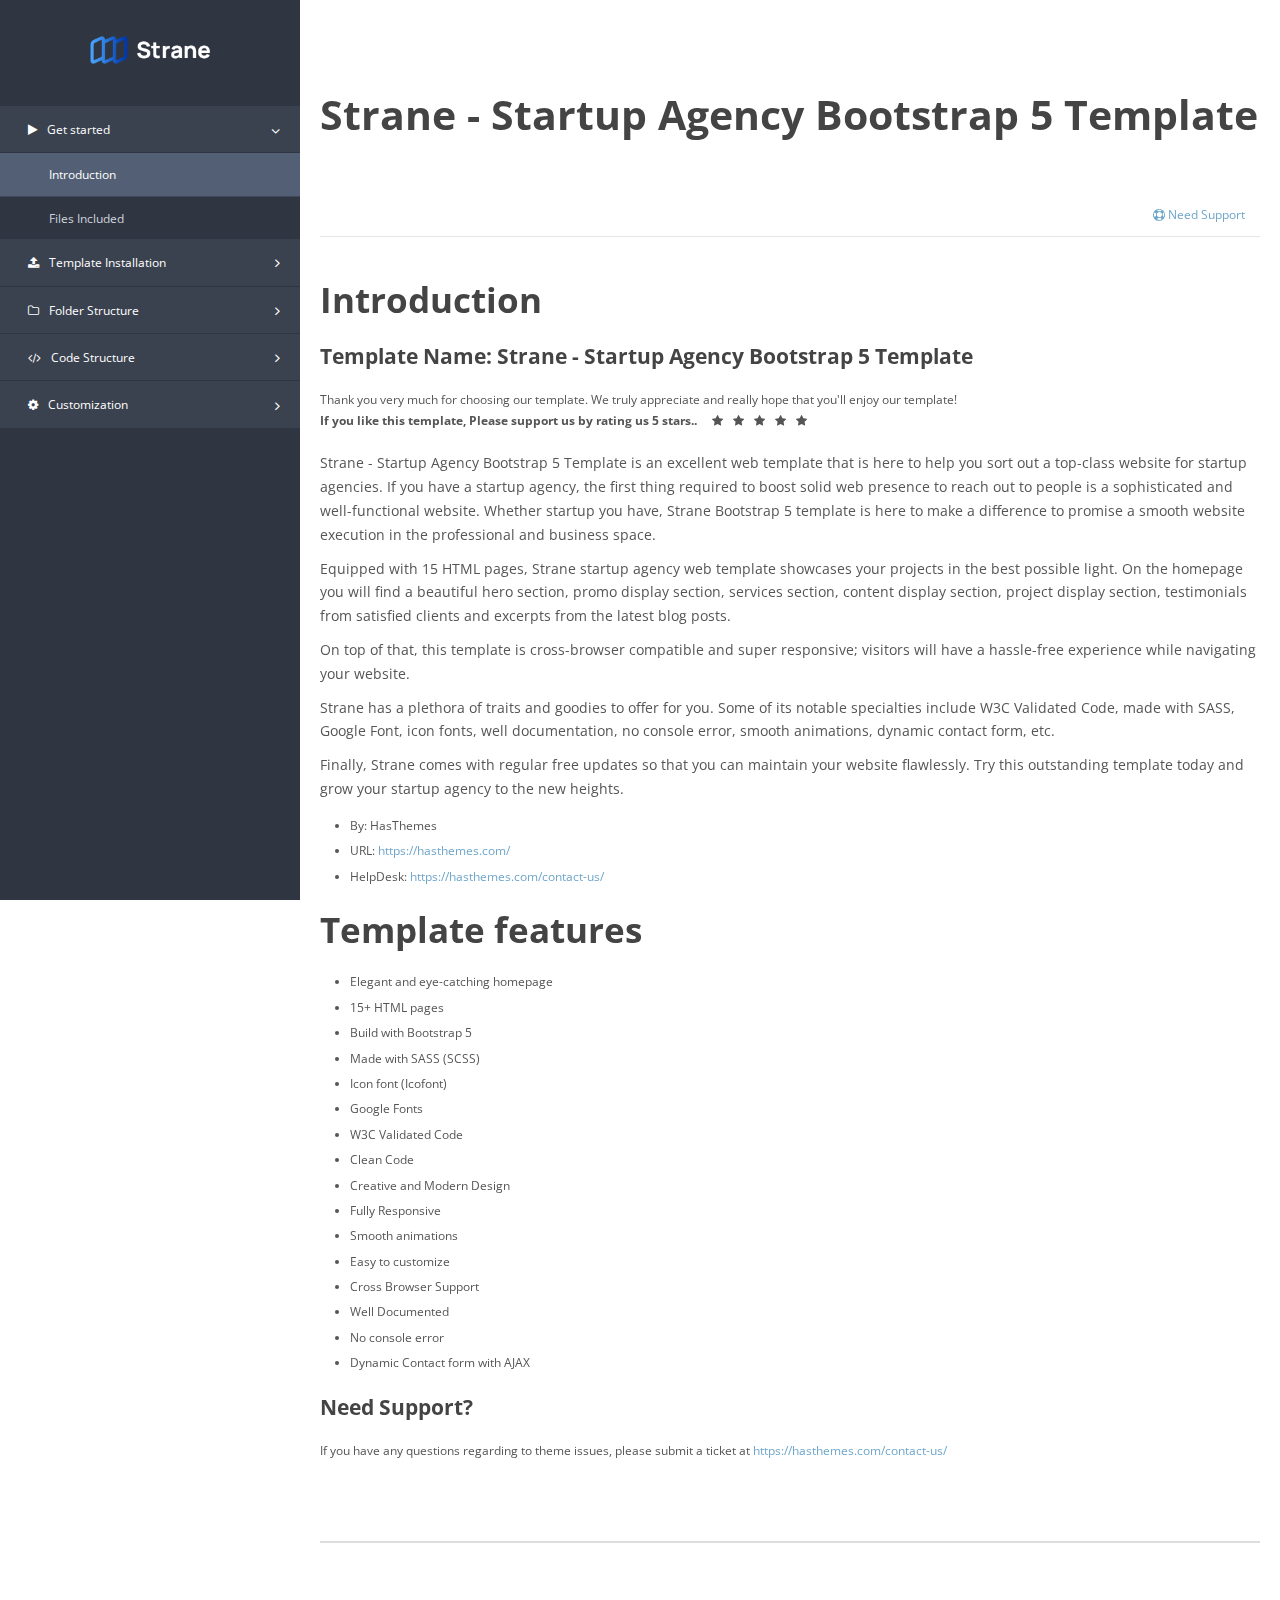
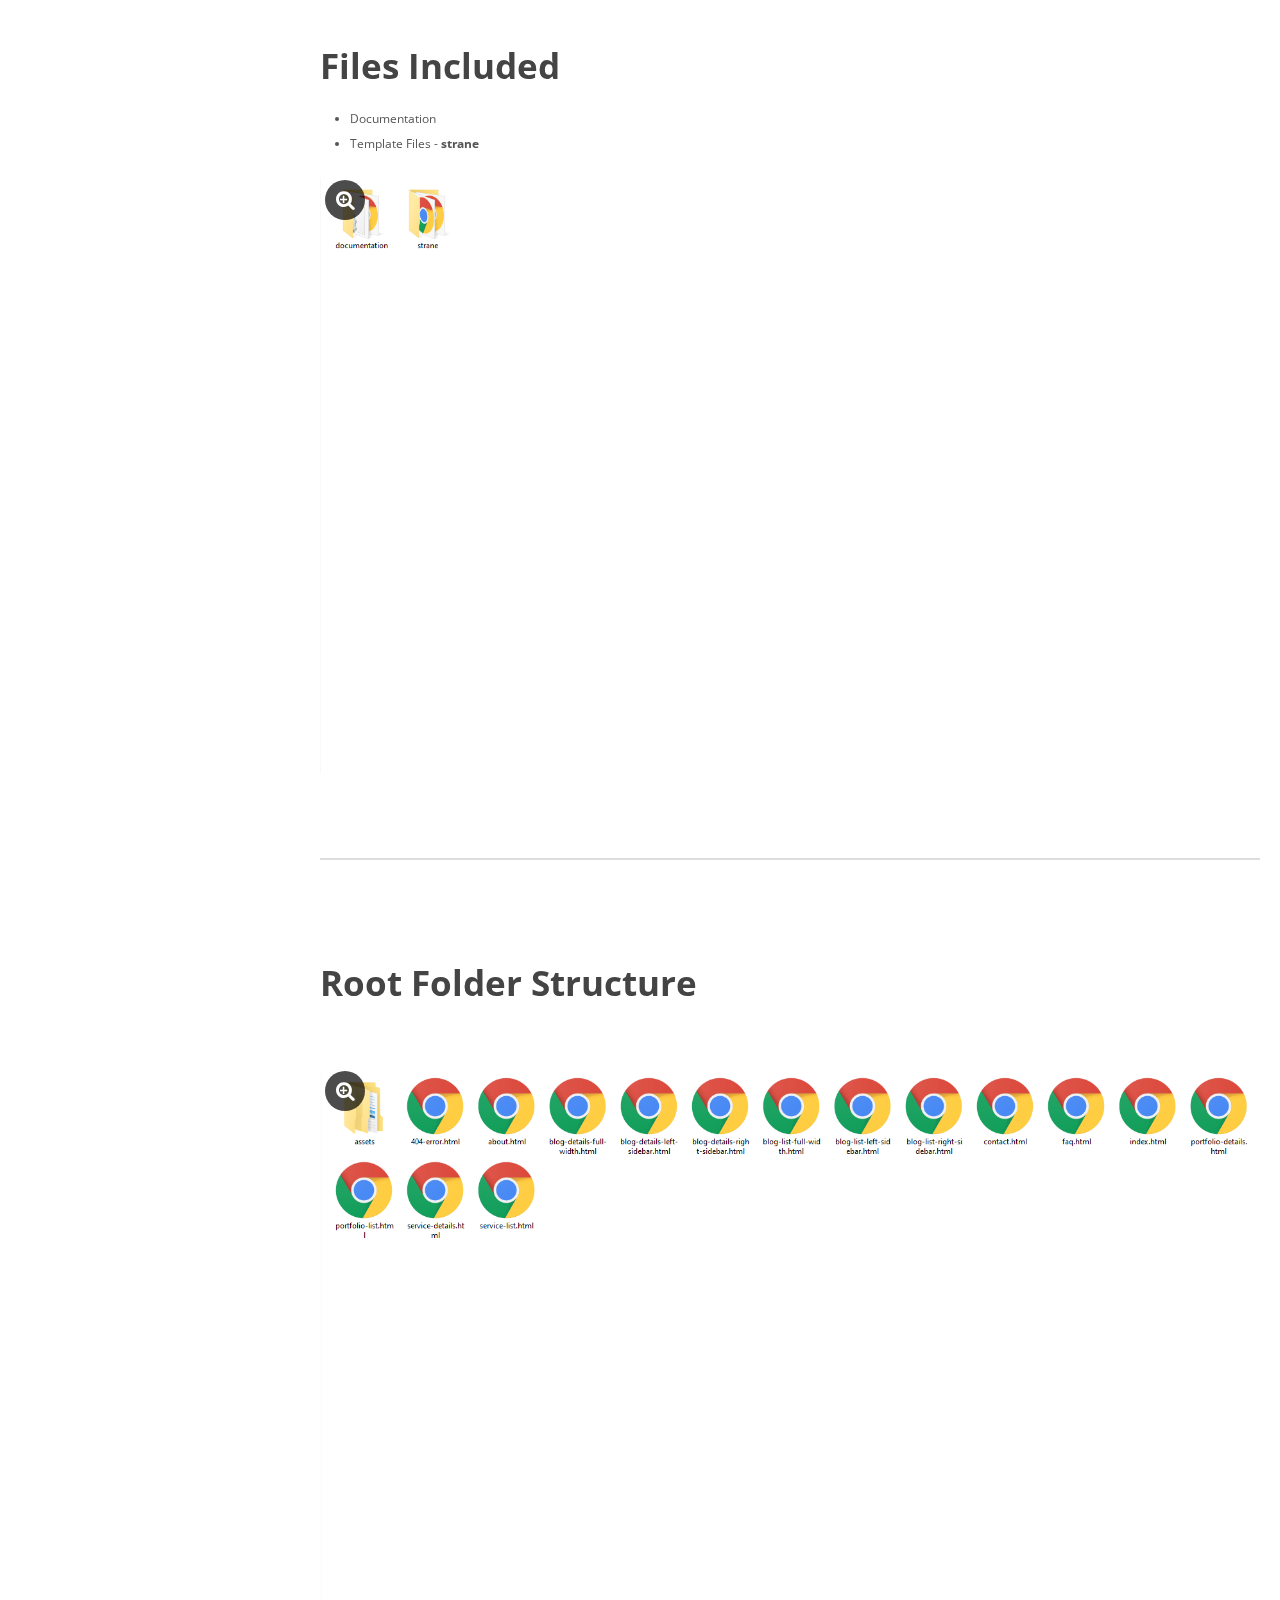
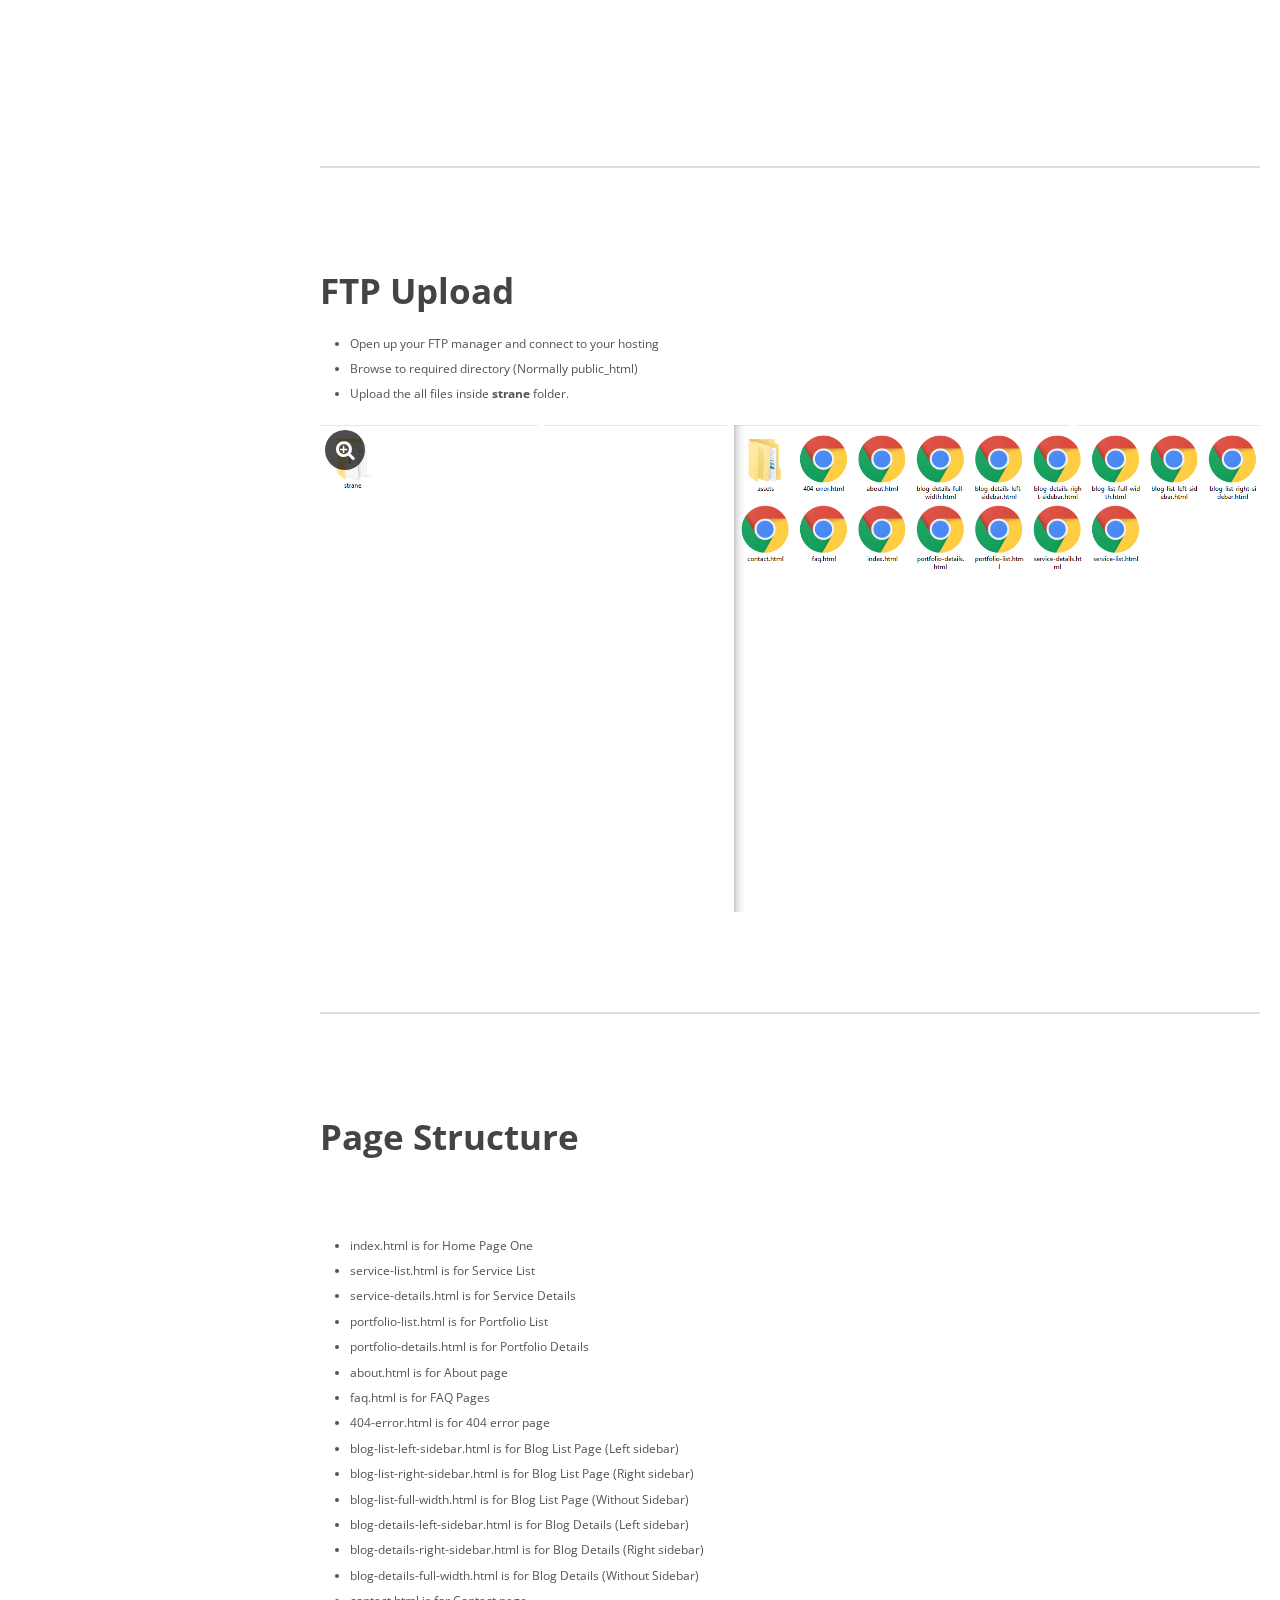
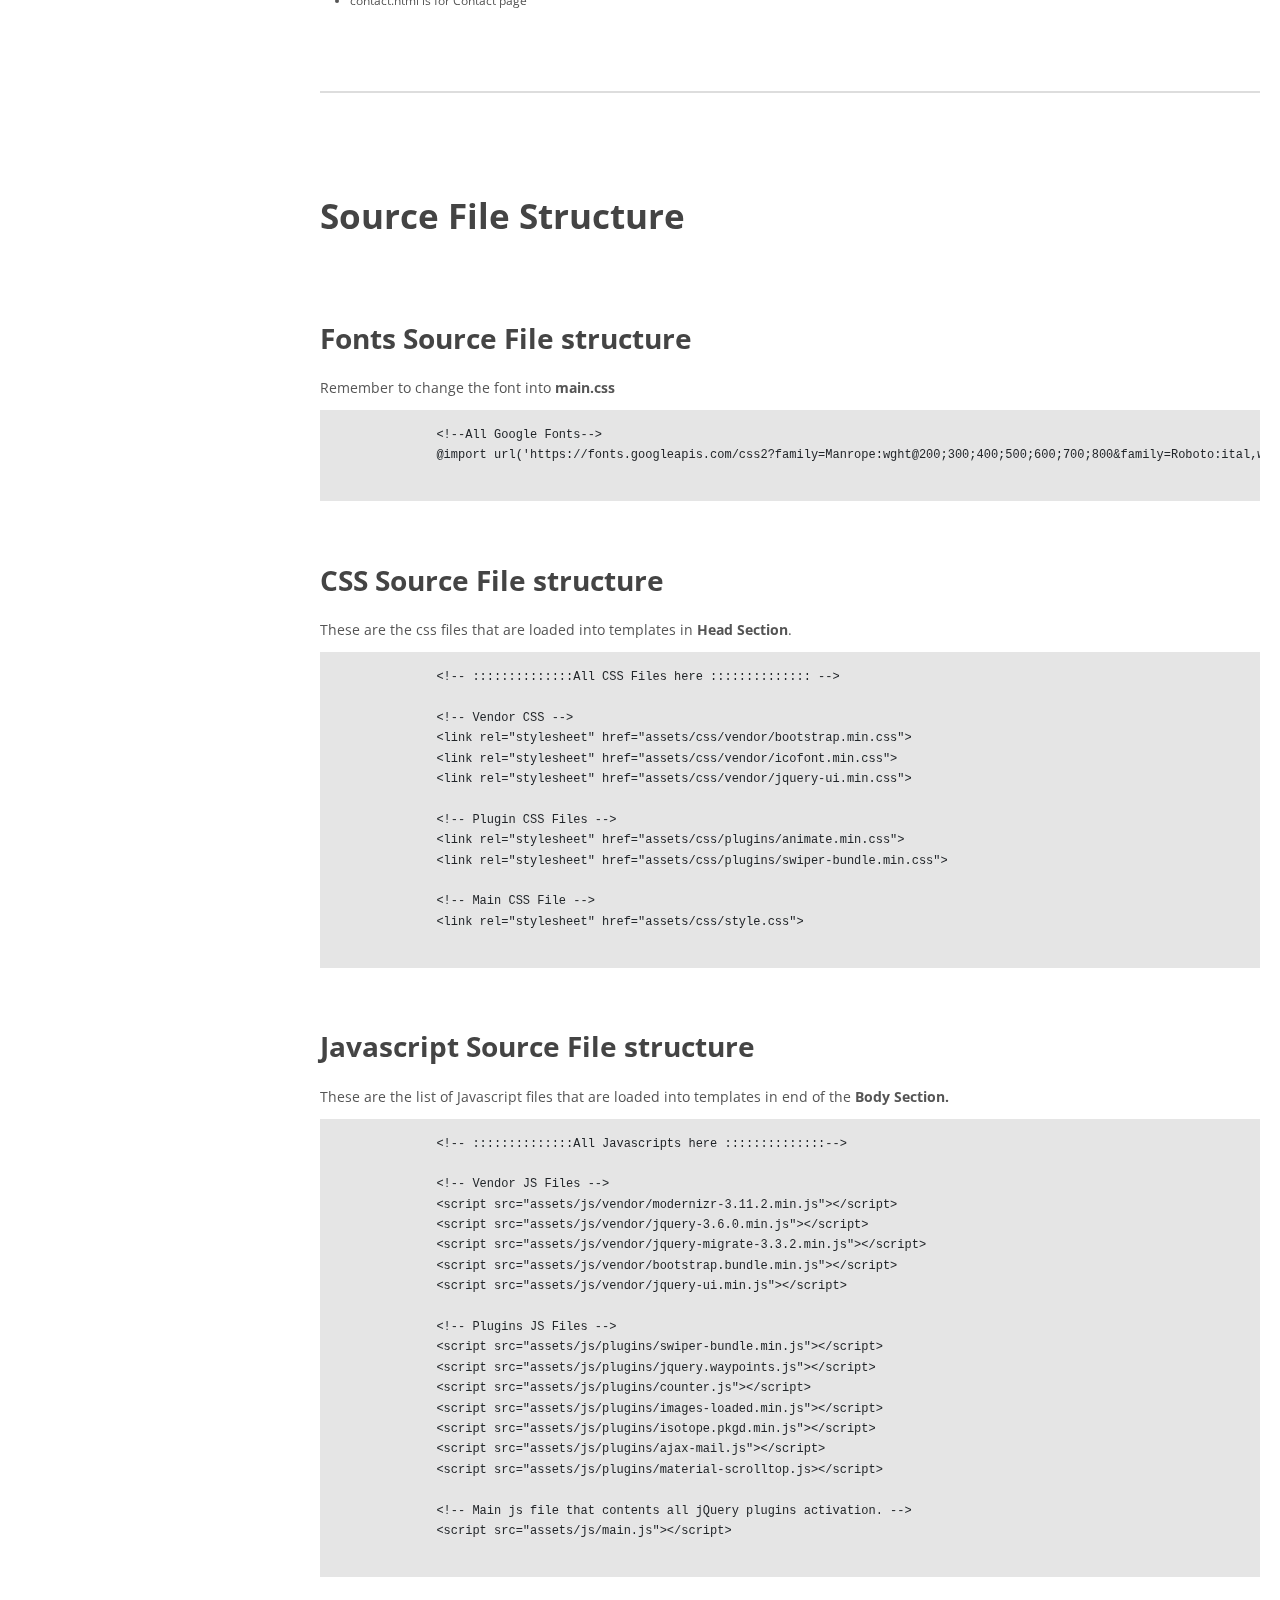
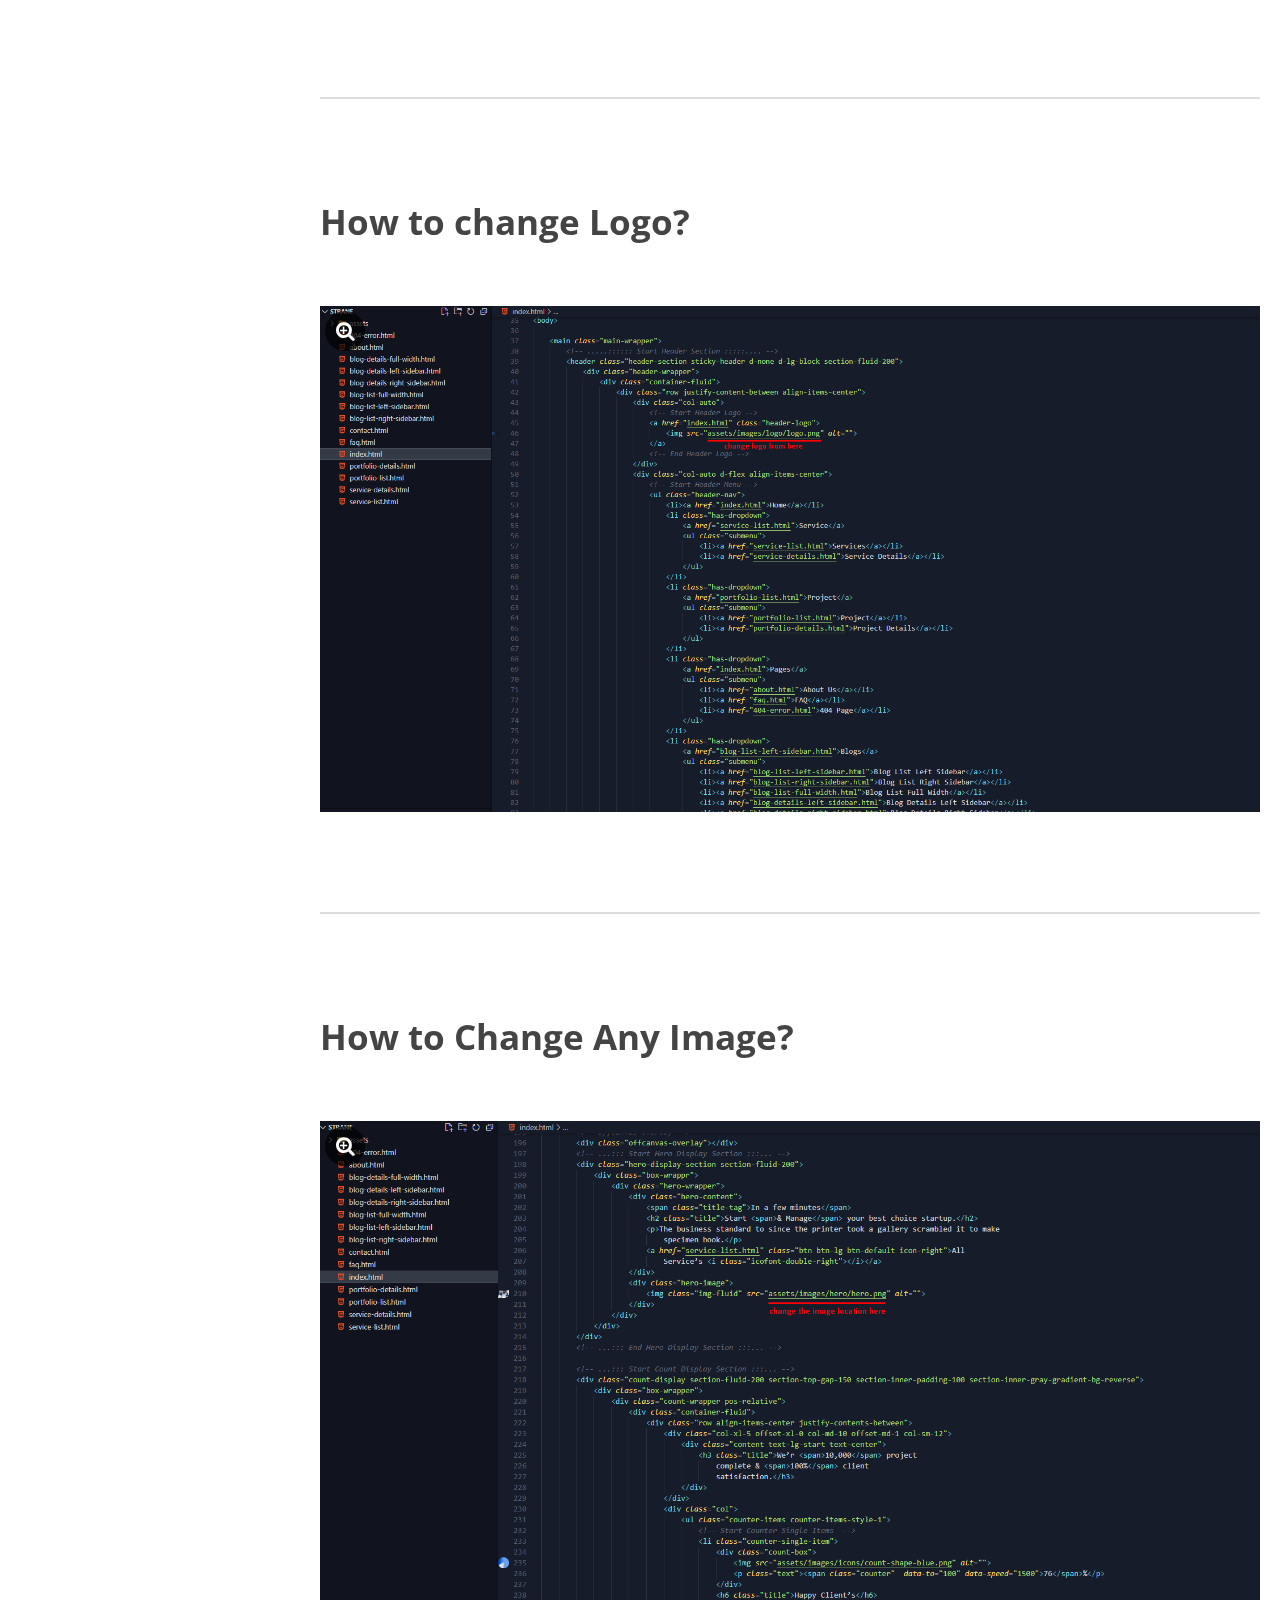
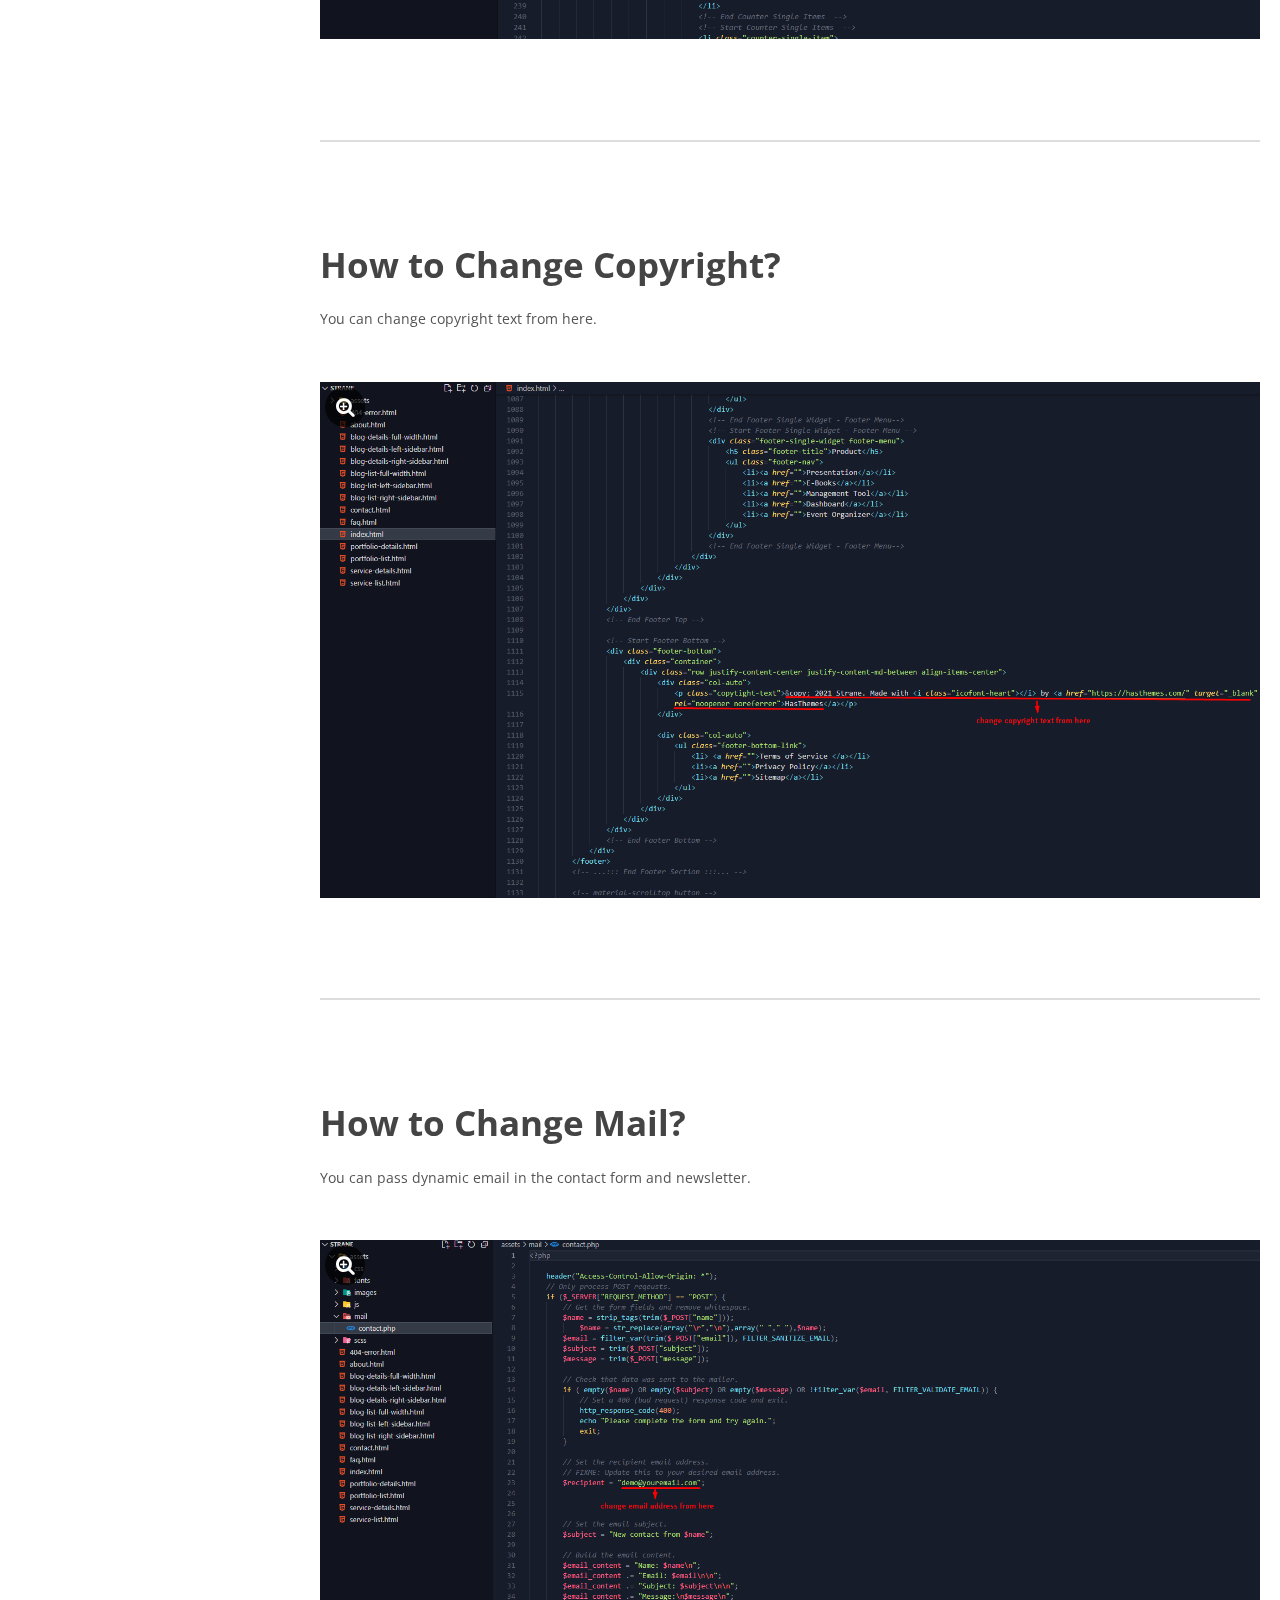
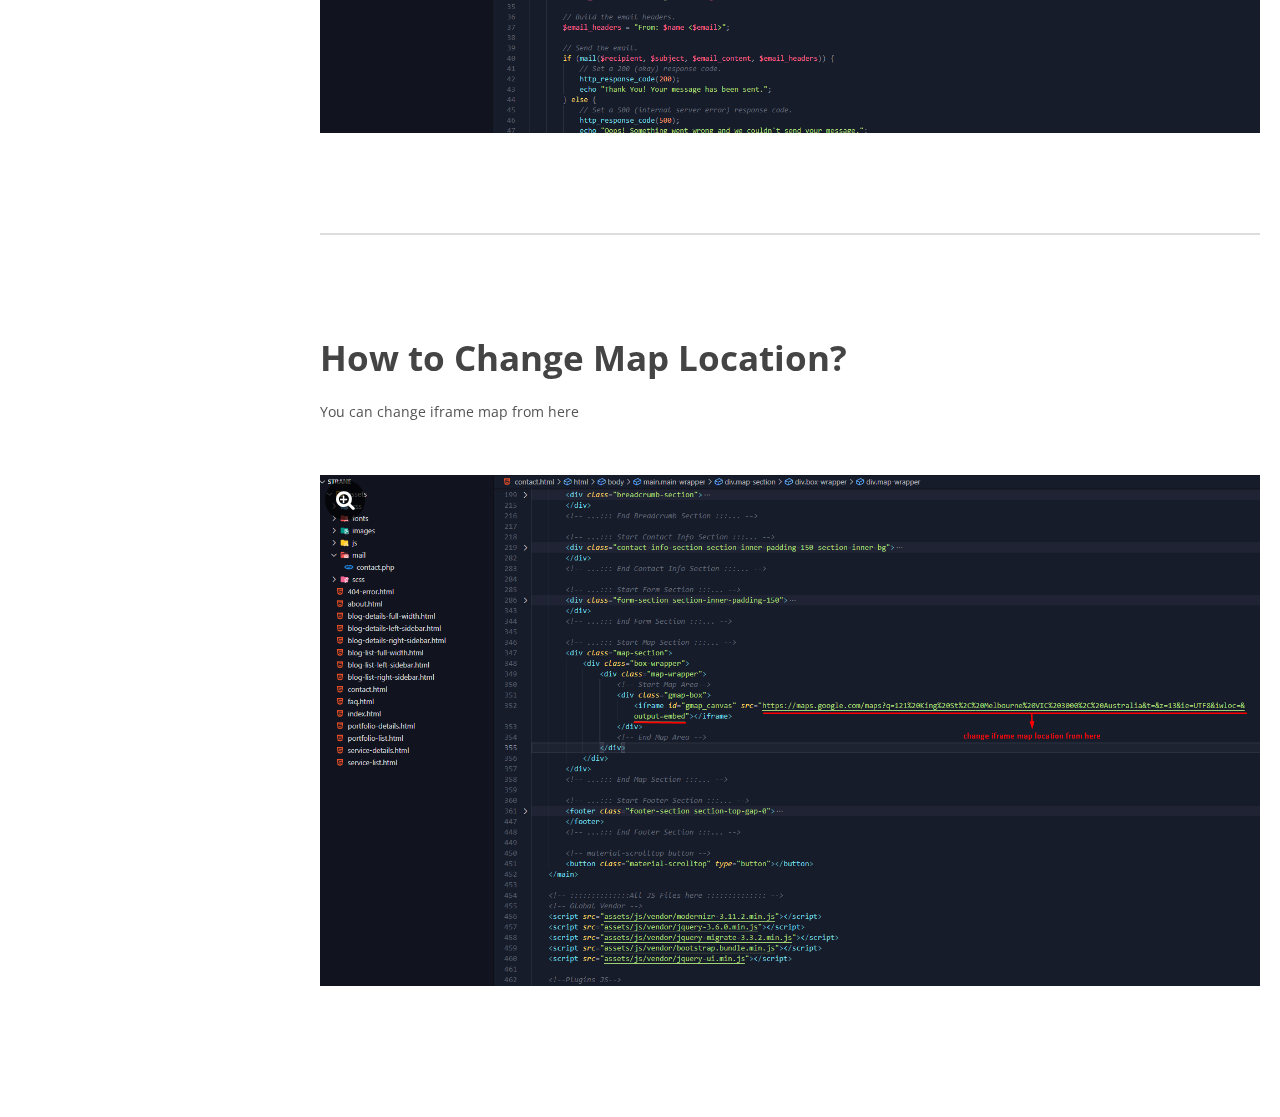
<file: documentation/index.html>
<!DOCTYPE html>
<html lang="en">

<head>
  <meta charset="UTF-8" />
  <meta name="viewport" content="width=device-width, initial-scale=1" />
  <title> Strane - Startup Agency Bootstrap 5 Template</title>
  <!-- Favicon icon -->
  <link rel="icon" type="image/x-icon" href="images/favicon.ico" />
  <link rel="stylesheet" href="assets/jquery.fancybox.min.css" />
  <link href="http://fonts.googleapis.com/css?family=Open+Sans:400italic,400,700" rel="stylesheet" type="text/css" />
  <link rel="stylesheet" href="assets/bootstrap.min.css" />
  <link href="https://maxcdn.bootstrapcdn.com/font-awesome/4.4.0/css/font-awesome.min.css" rel="stylesheet" />
  <link rel="stylesheet" href="style.css" type="text/css" media="all" />
</head>

<body>
  <div class="body-wrapper container-fluid p-0">
    <!-- nav area -->
    <div class="nav-wrapper">
      <div class="logo-wrapper">
        <div class="logo-img">
          <img src="images/logo.png" alt="">
        </div>
      </div>
      <div class="navigation" id="nav">
        <div class="nav-item active">
          <a class="nav-list-item"><i class="fa fa-play"></i>Get started</a>
          <div class="sub-nav">
            <a class="sub-nav-item active" href="#introduction">Introduction</a>
            <a class="sub-nav-item" href="#filesincluded">Files Included</a>
          </div>
        </div>
        <div class="nav-item">
          <a class="nav-list-item"><i class="fa fa-upload"></i>Template Installation</a>
          <div class="sub-nav">
            <a class="sub-nav-item" href="#install-steps">Installation Steps</a>
          </div>
        </div>
        <div class="nav-item">
          <a class="nav-list-item"><i class="fa fa-folder-o" href="#folder-structure"></i>Folder
            Structure</a>
          <div class="sub-nav">
            <a class="sub-nav-item" href="#root-folder-structure">Root Folder Structure</a>
          </div>
        </div>
        <div class="nav-item">
          <a class="nav-list-item"><i class="fa fa-code"></i>Code Structure</a>
          <div class="sub-nav">
            <a class="sub-nav-item" href="#page-structure">Page Structure</a>
            <a class="sub-nav-item" href="#sourcefile-structure">Source File Structure</a>
          </div>
        </div>
        <div class="nav-item">
          <a class="nav-list-item"><i class="fa fa-cog"></i>Customization</a>
          <div class="sub-nav">
            <a class="sub-nav-item" href="#logo-change">Change Logo</a>
            <a class="sub-nav-item" href="#content-change">Change Content & Images</a>
            <a class="sub-nav-item" href="#map-change">Change Map Location</a>
            <a class="sub-nav-item" href="#copyright-change">Change Copyright Text</a>
            <a class="sub-nav-item" href="#mail-change">Change Mail</a>
          </div>
        </div>
      </div>
    </div>

    <!-- content area -->
    <div class="content-wrapper" id="content">
      <div class="doc-hero-wrap">
        <div class="hero-wrap-inner">
          <h2 class="title">Strane - Startup Agency Bootstrap 5 Template</h2>
        </div>
      </div>

      <div class="need-support">
        <a href="https://hasthemes.com/contact-us/" target="_blank"><i class="fa fa-support"></i>Need Support</a>
      </div>

      <!-- Getting start -->
      <div class="content-section" id="introduction" style="display: block;">
        <h3>Introduction</h3>
        <h5>Template Name:  Strane - Startup Agency Bootstrap 5 Template</h5>
        Thank you very much for choosing our template. We truly appreciate and
        really hope that you'll enjoy our template! <br />
        <strong>If you like this template, Please support us by rating us 5
          stars..</strong>&nbsp;&nbsp;&nbsp;&nbsp;&nbsp;<i class="fa fa-star"></i><i class="fa fa-star"></i><i
          class="fa fa-star"></i><i class="fa fa-star"></i><i class="fa fa-star"></i><br /><br />

          <p>Strane - Startup Agency Bootstrap 5 Template is an excellent web template that is here to help you sort out a top-class website for startup agencies. If you have a startup agency, the first thing required to boost solid web presence to reach out to people is a sophisticated and well-functional website. Whether startup you have, Strane Bootstrap 5 template is here to make a difference to promise a smooth website execution in the professional and business space.</p>
          <p>Equipped with 15 HTML pages, Strane startup agency web template showcases your projects in the best possible light. On the homepage you will find a beautiful hero section, promo display section, services section, content display section, project display section, testimonials from satisfied clients and excerpts from the latest blog posts. </p>

          <p>On top of that, this template is cross-browser compatible and super responsive; visitors will have a hassle-free experience while navigating your website.</p>

          <p>Strane has a plethora of traits and goodies to offer for you. Some of its notable specialties include W3C Validated Code, made with SASS, Google Font, icon fonts, well documentation, no console error, smooth animations, dynamic contact form, etc.</p>

          <p>Finally, Strane comes with regular free updates so that you can maintain your website flawlessly. Try this outstanding template today and grow your startup agency to the new heights.</p>
        <ul>
          <li>By: HasThemes</li>
          <li>
            URL:
            <a target="_blank" href="https://hasthemes.com/">https://hasthemes.com/</a>
          </li>
          <li>
            HelpDesk:
            <a target="_blank" href="https://hasthemes.com/contact-us/">https://hasthemes.com/contact-us/</a>
          </li>
        </ul>
        <h3>Template features</h3>
        <ul>
          <li>Elegant and eye-catching homepage</li>
          <li>15+ HTML pages</li>
          <li>Build with Bootstrap 5</li>
          <li>Made with SASS (SCSS)</li>
          <li>Icon font (Icofont)</li>
          <li>Google Fonts</li>
          <li>W3C Validated Code</li>
          <li>Clean Code</li>
          <li>Creative and Modern Design</li>
          <li>Fully Responsive</li>
          <li>Smooth animations</li>
          <li>Easy to customize</li>
          <li>Cross Browser Support</li>
          <li>Well Documented</li>
          <li>No console error</li>
          <li>Dynamic Contact form with AJAX</li>
        </ul>
        <h5>Need Support?</h5>
        If you have any questions regarding to theme issues, please submit a
        ticket at
        <a href="https://hasthemes.com/contact-us/" target="_blank">https://hasthemes.com/contact-us/</a>
      </div>
      <div class="content-section" id="filesincluded">
        <h3>Files Included</h3>
        <ul>
          <li>Documentation</li>
          <li>Template Files - <strong>strane</strong></li>
        </ul>
        <a class="popup_image" data-fancybox="install-file" href="images/installation/1.png"><img
            src="images/installation/1.png" /></a>
      </div>
      <div class="content-section" id="root-folder-structure">
        <h3>Root Folder Structure</h3>
        <br />
        <br />
        <a class="popup_image" data-fancybox="install-file" href="images/folder-structure/1.png"><img
            src="images/folder-structure/1.png" /></a>
        <br />
        <br />
      </div>

      <div class="content-section" id="install-steps">
        <h3>FTP Upload</h3>
        <ul>
          <li>Open up your FTP manager and connect to your hosting</li>
          <li>Browse to required directory (Normally public_html)</li>
          <li>Upload the all files inside <strong>strane</strong> folder.</li>
        </ul>
        <a class="popup_image" data-fancybox="install-file" href="images/folder-structure/2.png"><img
            src="images/folder-structure/2.png" /></a>
        <br />
        <br />
      </div>
      <div class="content-section" id="page-structure">
        <h3>Page Structure</h3>
        <br />
        <br />
        <ul>
            <li>index.html is for Home Page One</li>

            <li>service-list.html is for Service List</li>
            <li>service-details.html is for Service Details</li>

            <li>portfolio-list.html is for Portfolio List</li>
            <li>portfolio-details.html is for Portfolio Details</li>

            <li>about.html is for About page</li>
            <li>faq.html is for FAQ Pages</li>
            <li>404-error.html is for 404 error page </li>

            <li>blog-list-left-sidebar.html is for Blog List Page (Left sidebar)</li>
            <li>blog-list-right-sidebar.html is for Blog List Page (Right sidebar)</li>
            <li>blog-list-full-width.html is for Blog List Page (Without Sidebar)</li>
            <li>blog-details-left-sidebar.html is for Blog Details (Left sidebar)</li>
            <li>blog-details-right-sidebar.html is for Blog Details (Right sidebar)</li>
            <li>blog-details-full-width.html is for Blog Details (Without Sidebar)</li>

            <li>contact.html is for Contact page </li>

          </ul>
      </div>
      <div class="content-section" id="sourcefile-structure">
        <h3>Source File Structure</h3>
        <br />
        <br />
          <h4>Fonts Source File structure</h4>
          <p>Remember to change the font into <strong>main.css</strong></p>
          <pre class="pre-format">
            &lt;!--All Google Fonts--&gt;
            @import url('https://fonts.googleapis.com/css2?family=Manrope:wght@200;300;400;500;600;700;800&family=Roboto:ital,wght@0,100;0,300;0,400;0,500;0,700;0,900;1,100;1,300;1,400;1,500;1,700;1,900&display=swap');
          </pre>
          <br />
          <br />
          <h4>CSS Source File structure</h4>
          <p>These are the css files that are loaded into templates in  <strong>Head Section</strong>.</p>
          <pre class="pre-format">
            &lt;!-- ::::::::::::::All CSS Files here :::::::::::::: --&gt;

            &lt;!-- Vendor CSS --&gt;
            &lt;link rel="stylesheet" href="assets/css/vendor/bootstrap.min.css"&gt;
            &lt;link rel="stylesheet" href="assets/css/vendor/icofont.min.css"&gt;
            &lt;link rel="stylesheet" href="assets/css/vendor/jquery-ui.min.css"&gt;

            &lt;!-- Plugin CSS Files --&gt;
            &lt;link rel="stylesheet" href="assets/css/plugins/animate.min.css"&gt;
            &lt;link rel="stylesheet" href="assets/css/plugins/swiper-bundle.min.css"&gt;

            &lt;!-- Main CSS File --&gt;
            &lt;link rel="stylesheet" href="assets/css/style.css"&gt;
          </pre>
        <br />
        <br />
          <h4>Javascript Source File structure</h4>
          <p>These are the list of Javascript files that are loaded into templates in end of the <strong>Body Section.</strong></p>
          <pre class="pre-format">
            &lt;!-- ::::::::::::::All Javascripts here ::::::::::::::-->

            &lt;!-- Vendor JS Files -->
            &lt;script src="assets/js/vendor/modernizr-3.11.2.min.js">&lt;/script>
            &lt;script src="assets/js/vendor/jquery-3.6.0.min.js">&lt;/script>
            &lt;script src="assets/js/vendor/jquery-migrate-3.3.2.min.js">&lt;/script>
            &lt;script src="assets/js/vendor/bootstrap.bundle.min.js">&lt;/script>
            &lt;script src="assets/js/vendor/jquery-ui.min.js">&lt;/script>

            &lt;!-- Plugins JS Files -->
            &lt;script src="assets/js/plugins/swiper-bundle.min.js">&lt;/script>
            &lt;script src="assets/js/plugins/jquery.waypoints.js">&lt;/script>
            &lt;script src="assets/js/plugins/counter.js">&lt;/script>
            &lt;script src="assets/js/plugins/images-loaded.min.js">&lt;/script>
            &lt;script src="assets/js/plugins/isotope.pkgd.min.js">&lt;/script>
            &lt;script src="assets/js/plugins/ajax-mail.js">&lt;/script>
            &lt;script src="assets/js/plugins/material-scrolltop.js>&lt;/script>

            &lt;!-- Main js file that contents all jQuery plugins activation. -->
            &lt;script src="assets/js/main.js">&lt;/script>
        </pre>

        <br />
        <br />
      </div>
      <div class="content-section" id="logo-change">
        <h3>How to change Logo?</h3>
        <br />
        <br />
        <a class="popup_image" data-fancybox="install-file" href="images/customization/logo.png"><img
            src="images/customization/logo.png" /></a>
        <br />
        <br />
      </div>
      <div class="content-section" id="content-change">
        <h3>How to Change Any Image?</h3>
        <br />
        <br />
        <a class="popup_image" data-fancybox="install-file" href="images/customization/data.png"><img
            src="images/customization/data.png" /></a>
        <br />
        <br />
      </div>

      <div class="content-section" id="copyright-change">
        <h3>How to Change Copyright?</h3>
        <p>
          You can change copyright text from here.
        </p>
        <br />
        <br />
        <a class="popup_image" data-fancybox="install-file" href="images/customization/copyright.png"><img
            src="images/customization/copyright.png" /></a>

        <br />
        <br />
      </div>
      <div class="content-section" id="mail-change">
        <h3>How to Change Mail?</h3>
        <p>
          You can pass dynamic email in the contact form and newsletter.
        </p>
        <br />
        <br />
        <a class="popup_image" data-fancybox="install-file" href="images/customization/newsletter.png"><img
            src="images/customization/newsletter.png" /></a>

        <br />
        <br />
      </div>
            <div class="content-section" id="map-change">
        <h3>How to Change Map Location?</h3>
        <p>
          You can change iframe map from here
        </p>
        <br />
        <br />
        <a class="popup_image" data-fancybox="install-file" href="images/customization/map.png"><img
            src="images/customization/map.png" /></a>
        <br />
        <br />

        <br />
        <br />
      </div>
    </div>
  </div>
  <!-- body-wrapper -->
  <script type="text/javascript" src="assets/jquery.js"></script>
  <script type="text/javascript" src="assets/bootstrap.min.js"></script>
  <script type="text/javascript" src="assets/jquery.fancybox.min.js"></script>
  <script type="text/javascript" src="assets/script.js"></script>
</body>

</html>
</file>
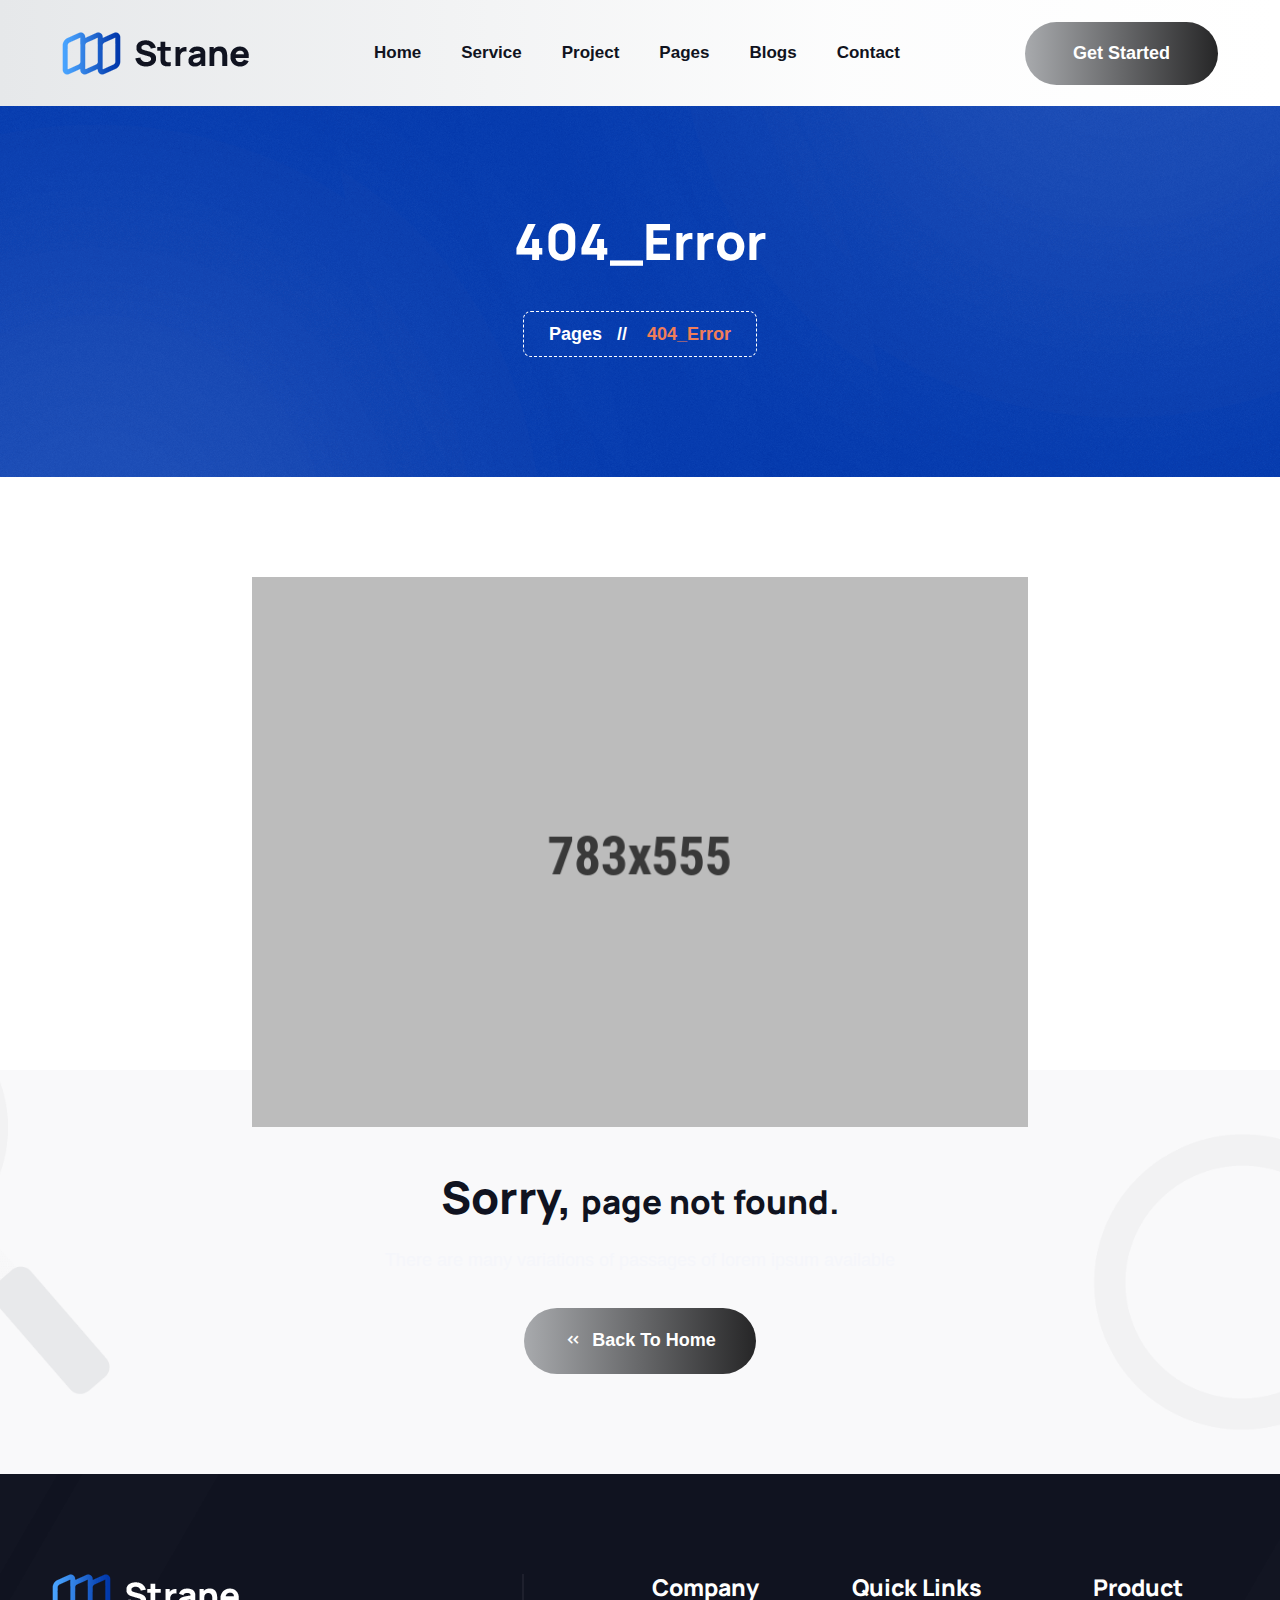
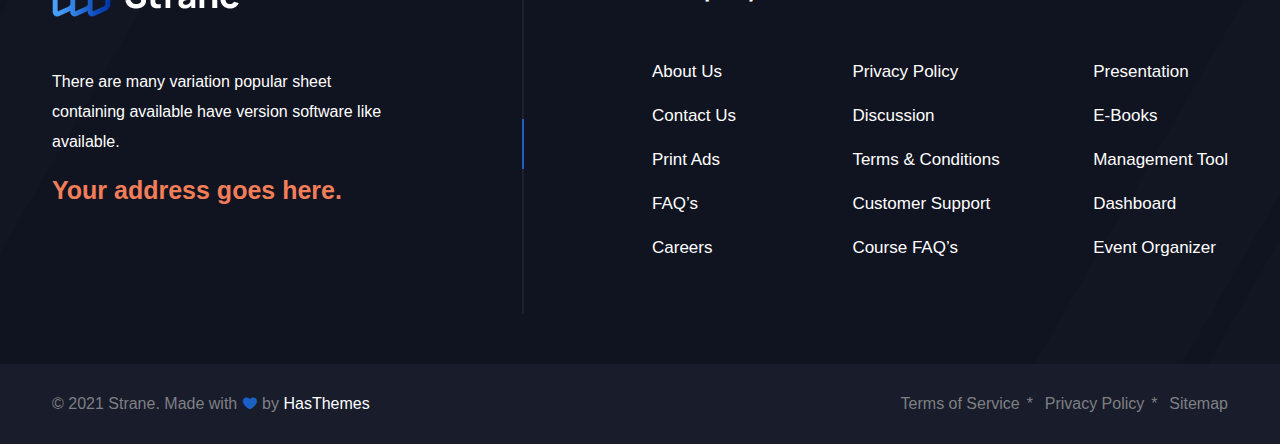
<file: strane/404-error.html>
<!DOCTYPE html>
<html lang="zxx">

<head>
    <meta charset="UTF-8">
    <meta http-equiv="X-UA-Compatible" content="IE=edge">
    <title>Strane - Startup Agency Bootstrap 5 Template</title>
    <meta name="robots" content="noindex, follow" />
    <meta name="description" content="">
    <meta name="viewport" content="width=device-width, initial-scale=1.0">

    <!-- ::::::::::::::Favicon icon::::::::::::::-->
    <link rel="shortcut icon" href="assets/images/favicon.ico" type="image/png">

    <!-- ::::::::::::::All CSS Files here :::::::::::::: -->
    <!-- Vendor CSS -->
    <link rel="stylesheet" href="assets/css/vendor/bootstrap.min.css" />
    <link rel="stylesheet" href="assets/css/vendor/icofont.min.css" />
    <link rel="stylesheet" href="assets/css/vendor/jquery-ui.min.css">

    <!-- Plugin CSS -->
    <link rel="stylesheet" href="assets/css/plugins/animate.min.css">
    <link rel="stylesheet" href="assets/css/plugins/swiper-bundle.min.css">

    <!-- Style CSS -->
    <link rel="stylesheet" href="assets/css/style.css">

</head>

<body>

    <main class="main-wrapper">
        <!-- .....:::::: Start Header Section :::::.... -->
        <header class="header-section sticky-header d-none d-lg-block section-fluid-200">
            <div class="header-wrapper">
                <div class="container-fluid">
                    <div class="row justify-content-between align-items-center">
                        <div class="col-auto">
                            <!-- Start Header Logo -->
                            <a href="index.html" class="header-logo">
                                <img src="assets/images/logo/logo.png" alt="">
                            </a>
                            <!-- End Header Logo -->
                        </div>
                        <div class="col-auto d-flex align-items-center">
                            <!-- Start Header Menu -->
                            <ul class="header-nav">
                                <li><a href="index.html">Home</a></li>
                                <li class="has-dropdown">
                                    <a href="service-list.html">Service</a>
                                    <ul class="submenu">
                                        <li><a href="service-list.html">Services</a></li>
                                        <li><a href="service-details.html">Service Details</a></li>
                                    </ul>
                                </li>
                                <li class="has-dropdown">
                                    <a href="portfolio-list.html">Project</a>
                                    <ul class="submenu">
                                        <li><a href="portfolio-list.html">Project</a></li>
                                        <li><a href="portfolio-details.html">Project Details</a></li>
                                    </ul>
                                </li>
                                <li class="has-dropdown">
                                    <a href="index.html">Pages</a>
                                    <ul class="submenu">
                                        <li><a href="about.html">About Us</a></li>
                                        <li><a href="faq.html">FAQ</a></li>
                                        <li><a href="404-error.html">404 Page</a></li>
                                    </ul>
                                </li>
                                <li class="has-dropdown">
                                    <a href="blog-list-left-sidebar.html">Blogs</a>
                                    <ul class="submenu">
                                        <li><a href="blog-list-left-sidebar.html">Blog List Left Sidebar</a></li>
                                        <li><a href="blog-list-right-sidebar.html">Blog List Right Sidebar</a></li>
                                        <li><a href="blog-list-full-width.html">Blog List Full Width</a></li>
                                        <li><a href="blog-details-left-sidebar.html">Blog Details Left Sidebar</a></li>
                                        <li><a href="blog-details-right-sidebar.html">Blog Details Right Sidebar</a></li>
                                        <li><a href="blog-details-full-width.html">Blog Details Full Width</a></li>
                                    </ul>
                                </li>
                                <li><a href="contact.html">Contact</a></li>
                            </ul>
                            <!-- End Header Menu -->
                        </div>
                        <div class="col-auto">
                            <div class="header-btn-link">
                                <a href="contact.html" class="btn btn-lg btn-default">Get Started</a>
                            </div>
                        </div>
                    </div>
                </div>
            </div>
        </header>
        <!-- .....:::::: End Header Section :::::.... -->

        <!-- .....:::::: Start Mobile Header Section :::::.... -->
        <div class="mobile-header d-block d-lg-none">
            <div class="container-fluid">
                <div class="row align-items-center justify-content-between">
                    <div class="col-auto">
                        <div class="mobile-logo">
                            <a href="index.html"><img src="assets/images/logo/logo.png" alt=""></a>
                        </div>
                    </div>
                    <div class="col-auto">
                        <div class="mobile-action-link text-end">
                            <a data-bs-toggle="offcanvas" href="#toggleMenu" role="button"><i class="icofont-navigation-menu"></i></a>
                        </div>
                    </div>
                </div>
            </div>
        </div>
        <!-- .....:::::: Start MobileHeader Section :::::.... -->

        <!--  .....::::: Start Offcanvas Mobile Menu Section :::::.... -->
        <div class="offcanvas offcanvas-start" tabindex="-1" id="toggleMenu">
            <div class="offcanvas-header">
                <!-- Start Header Logo -->
                <a href="index.html" class="header-logo"><img src="assets/images/logo/logo.png" alt=""></a>
                <!-- End Header Logo -->
                <button type="button" class="btn-close text-reset" data-bs-dismiss="offcanvas" aria-label="Close"></button>
            </div>
            <div class="offcanvas-body">
                <!-- Start Offcanvas Mobile Menu Wrapper -->
                <div class="offcanvas-mobile-menu-wrapper">
                    <!-- Start Mobile Menu  -->
                    <div class="mobile-menu-bottom">
                        <!-- Start Mobile Menu Nav -->
                        <div class="offcanvas-menu">
                            <ul>
                                <li><a href="index.html"><span>Home</span></a></li>
                                <li>
                                    <a href="#"><span>Services</span></a>
                                    <ul class="mobile-sub-menu">
                                        <li><a href="service-list.html">Service List</a></li>
                                        <li><a href="service-details.html">Service Details</a></li>
                                    </ul>
                                </li>
                                <li>
                                    <a href="#"><span>Portfolio</span></a>
                                    <ul class="mobile-sub-menu">
                                        <li><a href="portfolio-list.html">Portfolio</a></li>
                                        <li><a href="portfolio-details.html">Portfolio Details</a></li>
                                    </ul>
                                </li>
                                <li>
                                    <a href="#"><span>Pages</span></a>
                                    <ul class="mobile-sub-menu">
                                        <li><a href="about.html"><span>About Us</span></a></li>
                                        <li><a href="faq.html">FAQ</a></li>
                                        <li><a href="404-error.html">404 Page</a></li>
                                    </ul>
                                </li>
                                <li>
                                    <a href="#"><span>Blogs</span></a>
                                    <ul class="mobile-sub-menu">
                                        <li><a href="blog-list-left-sidebar.html">Blog List Left Sidebar</a></li>
                                        <li><a href="blog-list-right-sidebar.html">Blog List Right Sidebar</a></li>
                                        <li><a href="blog-list-full-width.html">Blog List Full Width</a></li>
                                        <li><a href="blog-details-left-sidebar.html">Blog Details Left Sidebar</a></li>
                                        <li><a href="blog-details-right-sidebar.html">Blog Details Right Sidebar</a></li>
                                        <li><a href="blog-details-full-width.html">Blog Details Full Width</a></li>
                                    </ul>
                                </li>
                                <li>
                                    <a href="contact.html"><span>Contact</span></a>
                                </li>
                            </ul>
                        </div> <!-- End Mobile Menu Nav -->
                    </div> <!-- End Mobile Menu -->

                    <!-- Start Mobile contact Info -->
                    <div class="mobile-contact-info text-center">
                        <ul class="social-link">
                            <li><a href="https://example.com"><i class="icofont-facebook"></i></a>
                            </li>
                            <li><a href="https://example.com"><i class="icofont-twitter"></i></a>
                            </li>
                            <li><a href="https://example.com"><i class="icofont-skype"></i></a></li>
                        </ul>
                    </div>
                    <!-- End Mobile contact Info -->

                </div> <!-- End Offcanvas Mobile Menu Wrapper -->
            </div>
        </div>
        <!-- ...:::: End Offcanvas Mobile Menu Section:::... -->

        <!-- Offcanvas Overlay -->
        <div class="offcanvas-overlay"></div>

        <!-- ...::: Start Breadcrumb Section :::... -->
        <div class="breadcrumb-section">
            <div class="box-wrapper">
                <div class="breadcrumb-wrapper">
                    <div class="container">
                        <div class="row text-center">
                            <div class="col-12">
                                <h2 class="breadcrumb-title">404_Error</h2>
                                <ul class="breadcrumb-nav">
                                    <li><a href="">Pages</a></li>
                                    <li>404_Error</li>
                                </ul>
                            </div>
                        </div>
                    </div>
                </div>
            </div>
        </div>
        <!-- ...::: End Breadcrumb Section :::... -->

        <!-- ...::: Start 404-Error Section :::... -->
        <div class="error-section section-top-gap-150">
            <div class="box-wrapper">
                <div class="error-img-wrapper">
                    <div class="container">
                        <div class="row">
                            <div class="col-xl-8 offset-xl-2">
                                <div class="error-img">
                                    <img class="img-fluid" src="assets/images/section-image/error-404.png" alt="">
                                </div>
                            </div>
                        </div>
                    </div>
                </div>
                <div class="error-wrapper section-inner-padding-150 error-bg">
                    <div class="container">
                        <div class="row">
                            <div class="col-xl-6 offset-xl-3">
                                <div class="faq-content text-center">
                                    <h3 class="title">Sorry, <span>page not found.</span></h3>
                                    <p>There are many variations of passages of lorem ipsum available</p>
                                    <a href="index.html" class="btn btn-lg btn-default icon-left"><i class="icofont-double-left"></i>Back to home</a>
                                </div>
                            </div>
                        </div>
                    </div>
                </div>
            </div>
        </div>
        <!-- ...::: End 404-Error Section :::... -->

        <!-- ...::: Start Footer Section :::... -->
        <footer class="footer-section section-top-gap-0">
            <div class="box-wrapper">
                <!-- Start Footer Top -->
                <div class="footer-top footer-top-style-2">
                    <div class="container">
                        <div class="row">
                            <div class="col-12">
                                <div class="footer-top-box">
                                    <div class="footer-top-left">
                                        <!-- Start Footer Single Widget - About -->
                                        <div class="footer-single-widget footer-about">
                                            <a href="index.html" class="footer-logo">
                                                <img src="assets/images/logo/logo-dark.png" alt="">
                                            </a>
                                            <p>There are many variation popular sheet
                                                containing available have version software
                                                like available.</p>
                                            <address>Your address goes here.</address>
                                        </div>
                                        <!-- End Footer Single Widget - About-->
                                    </div>
                                    <div class="footer-top-right">
                                        <!-- Start Footer Single Widget - Footer Menu -->
                                        <div class="footer-single-widget footer-menu">
                                            <h5 class="footer-title">Company</h5>
                                            <ul class="footer-nav">
                                                <li><a href="about.html">About Us</a></li>
                                                <li><a href="contact.html">Contact Us</a></li>
                                                <li><a href="">Print Ads</a></li>
                                                <li><a href="faq.html">FAQ’s</a></li>
                                                <li><a href="">Careers</a></li>
                                            </ul>
                                        </div>
                                        <!-- End Footer Single Widget - Footer Menu-->
                                        <!-- Start Footer Single Widget - Footer Menu -->
                                        <div class="footer-single-widget footer-menu">
                                            <h5 class="footer-title">Quick Links</h5>
                                            <ul class="footer-nav">
                                                <li><a href="">Privacy Policy</a></li>
                                                <li><a href="">Discussion</a></li>
                                                <li><a href="">Terms & Conditions</a></li>
                                                <li><a href=""> Customer Support</a></li>
                                                <li><a href="">Course FAQ’s</a></li>
                                            </ul>
                                        </div>
                                        <!-- End Footer Single Widget - Footer Menu-->
                                        <!-- Start Footer Single Widget - Footer Menu -->
                                        <div class="footer-single-widget footer-menu">
                                            <h5 class="footer-title">Product</h5>
                                            <ul class="footer-nav">
                                                <li><a href="">Presentation</a></li>
                                                <li><a href="">E-Books</a></li>
                                                <li><a href="">Management Tool</a></li>
                                                <li><a href="">Dashboard</a></li>
                                                <li><a href="">Event Organizer</a></li>
                                            </ul>
                                        </div>
                                        <!-- End Footer Single Widget - Footer Menu-->
                                    </div>
                                </div>
                            </div>
                        </div>
                    </div>
                </div>
                <!-- End Footer Top -->

                <!-- Start Footer Bottom -->
                <div class="footer-bottom">
                    <div class="container">
                        <div class="row justify-content-center justify-content-md-between align-items-center">
                            <div class="col-auto">
                                <p class="copytight-text">&copy; 2021 Strane. Made with <i class="icofont-heart"></i> by <a href="https://hasthemes.com/" target="_blank" rel="noopener noreferrer">HasThemes</a></p>
                            </div>

                            <div class="col-auto">
                                <ul class="footer-bottom-link">
                                    <li> <a href="">Terms of Service </a></li>
                                    <li><a href="">Privacy Policy</a></li>
                                    <li><a href="">Sitemap</a></li>
                                </ul>
                            </div>
                        </div>
                    </div>
                </div>
                <!-- End Footer Bottom -->
            </div>
        </footer>
        <!-- ...::: End Footer Section :::... -->

        <!-- material-scrolltop button -->
        <button class="material-scrolltop" type="button"></button>
    </main>

    <!-- ::::::::::::::All JS Files here :::::::::::::: -->
    <!-- Global Vendor -->
    <script src="assets/js/vendor/modernizr-3.11.2.min.js"></script>
    <script src="assets/js/vendor/jquery-3.6.0.min.js"></script>
    <script src="assets/js/vendor/jquery-migrate-3.3.2.min.js"></script>
    <script src="assets/js/vendor/bootstrap.bundle.min.js"></script>
    <script src="assets/js/vendor/jquery-ui.min.js"></script>

    <!--Plugins JS-->
    <script src="assets/js/plugins/swiper-bundle.min.js"></script>
    <script src="assets/js/plugins/jquery.waypoints.js"></script>
    <script src="assets/js/plugins/counter.js"></script>
    <script src="assets/js/plugins/images-loaded.min.js"></script>
    <script src="assets/js/plugins/isotope.pkgd.min.js"></script>
    <script src="assets/js/plugins/ajax-mail.js"></script>
    <script src="assets/js/plugins/material-scrolltop.js"></script>

    <!--Main JS (Common Activation Codes)-->
    <script src="assets/js/main.js"></script>

</body>

</html>
</file>
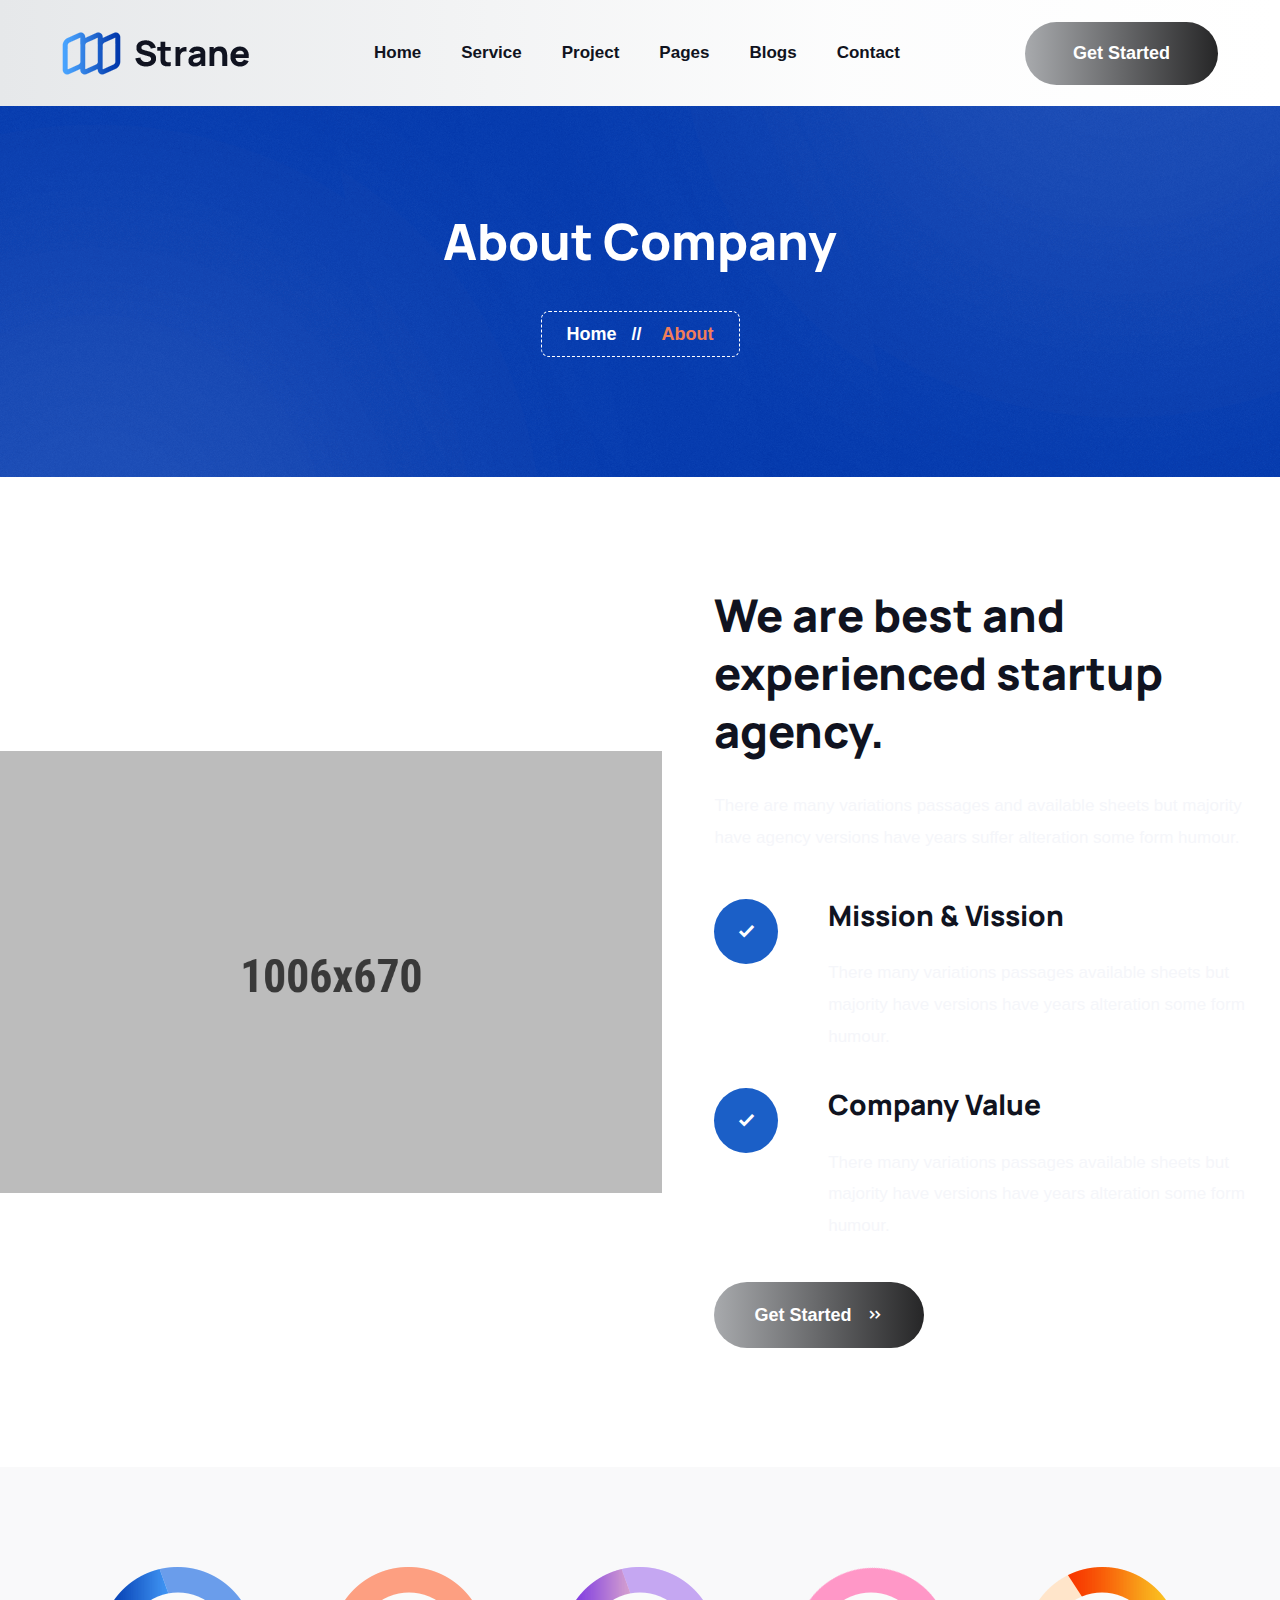
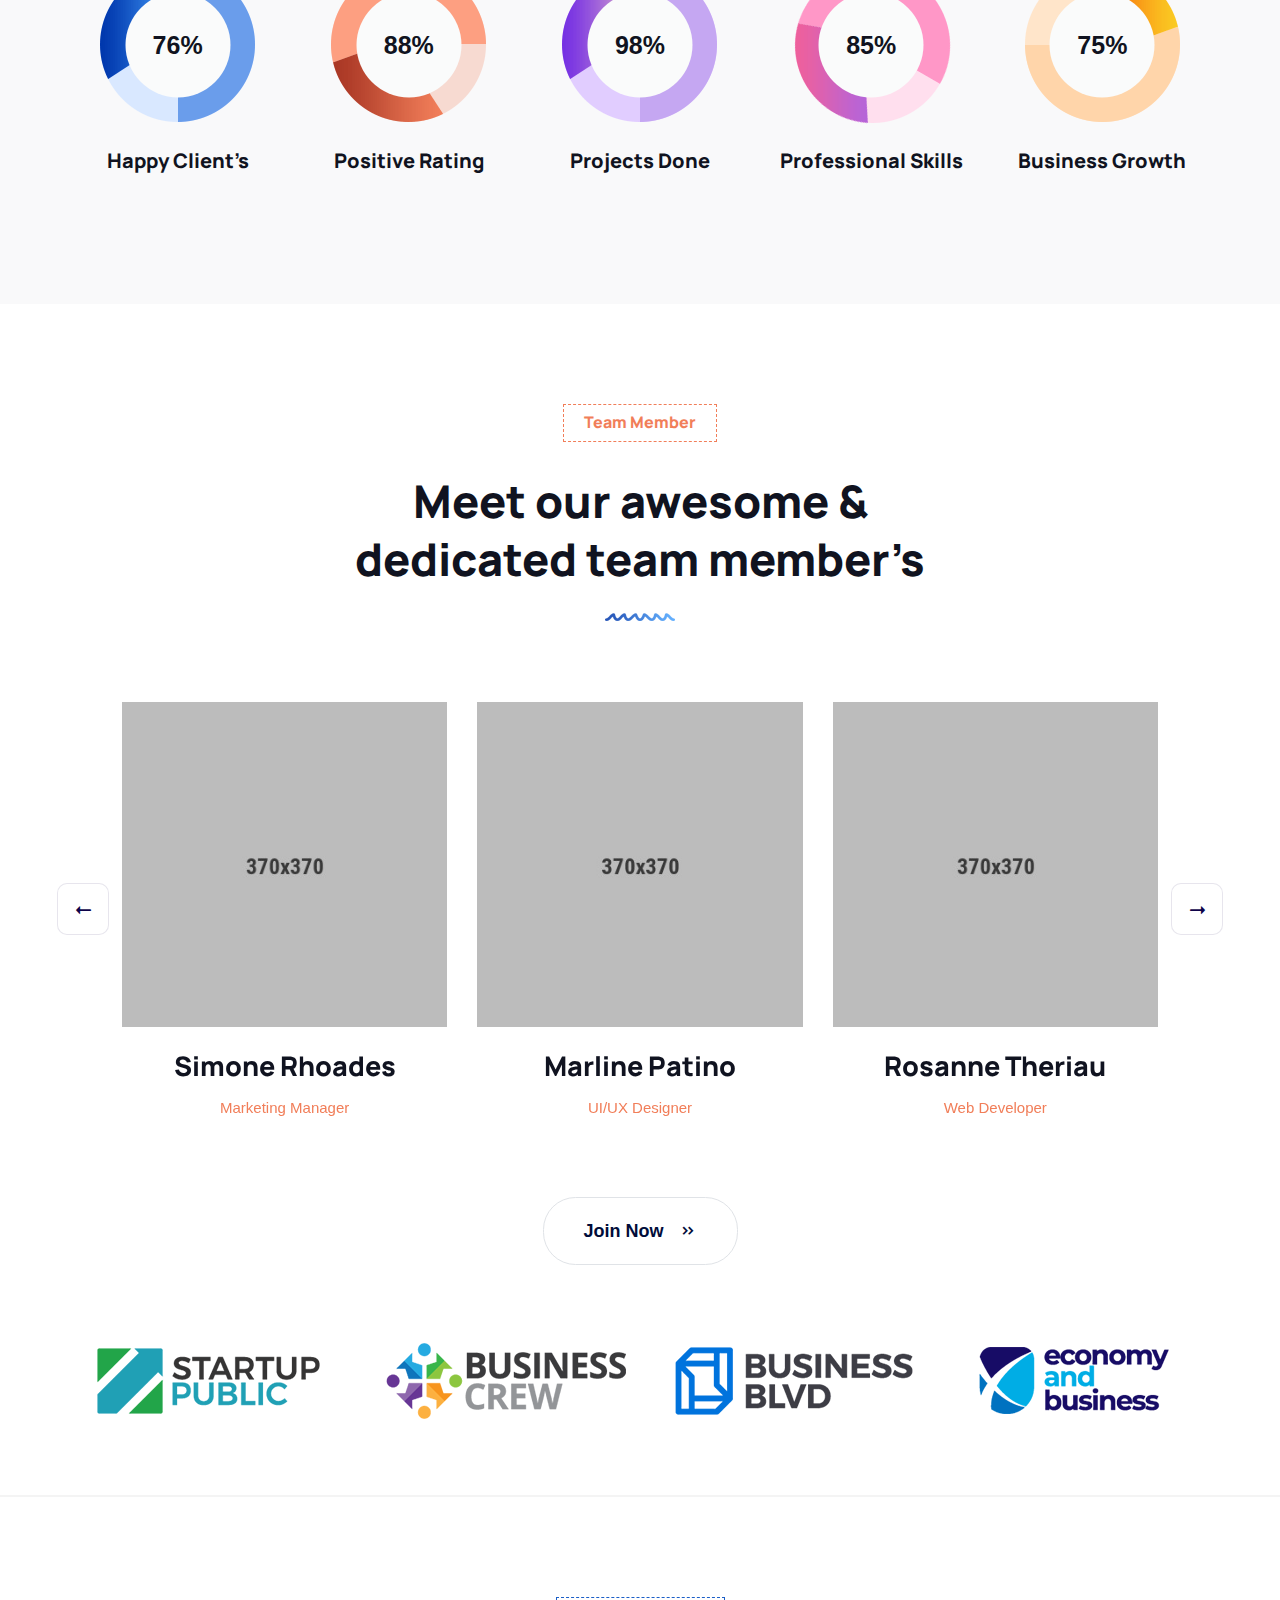
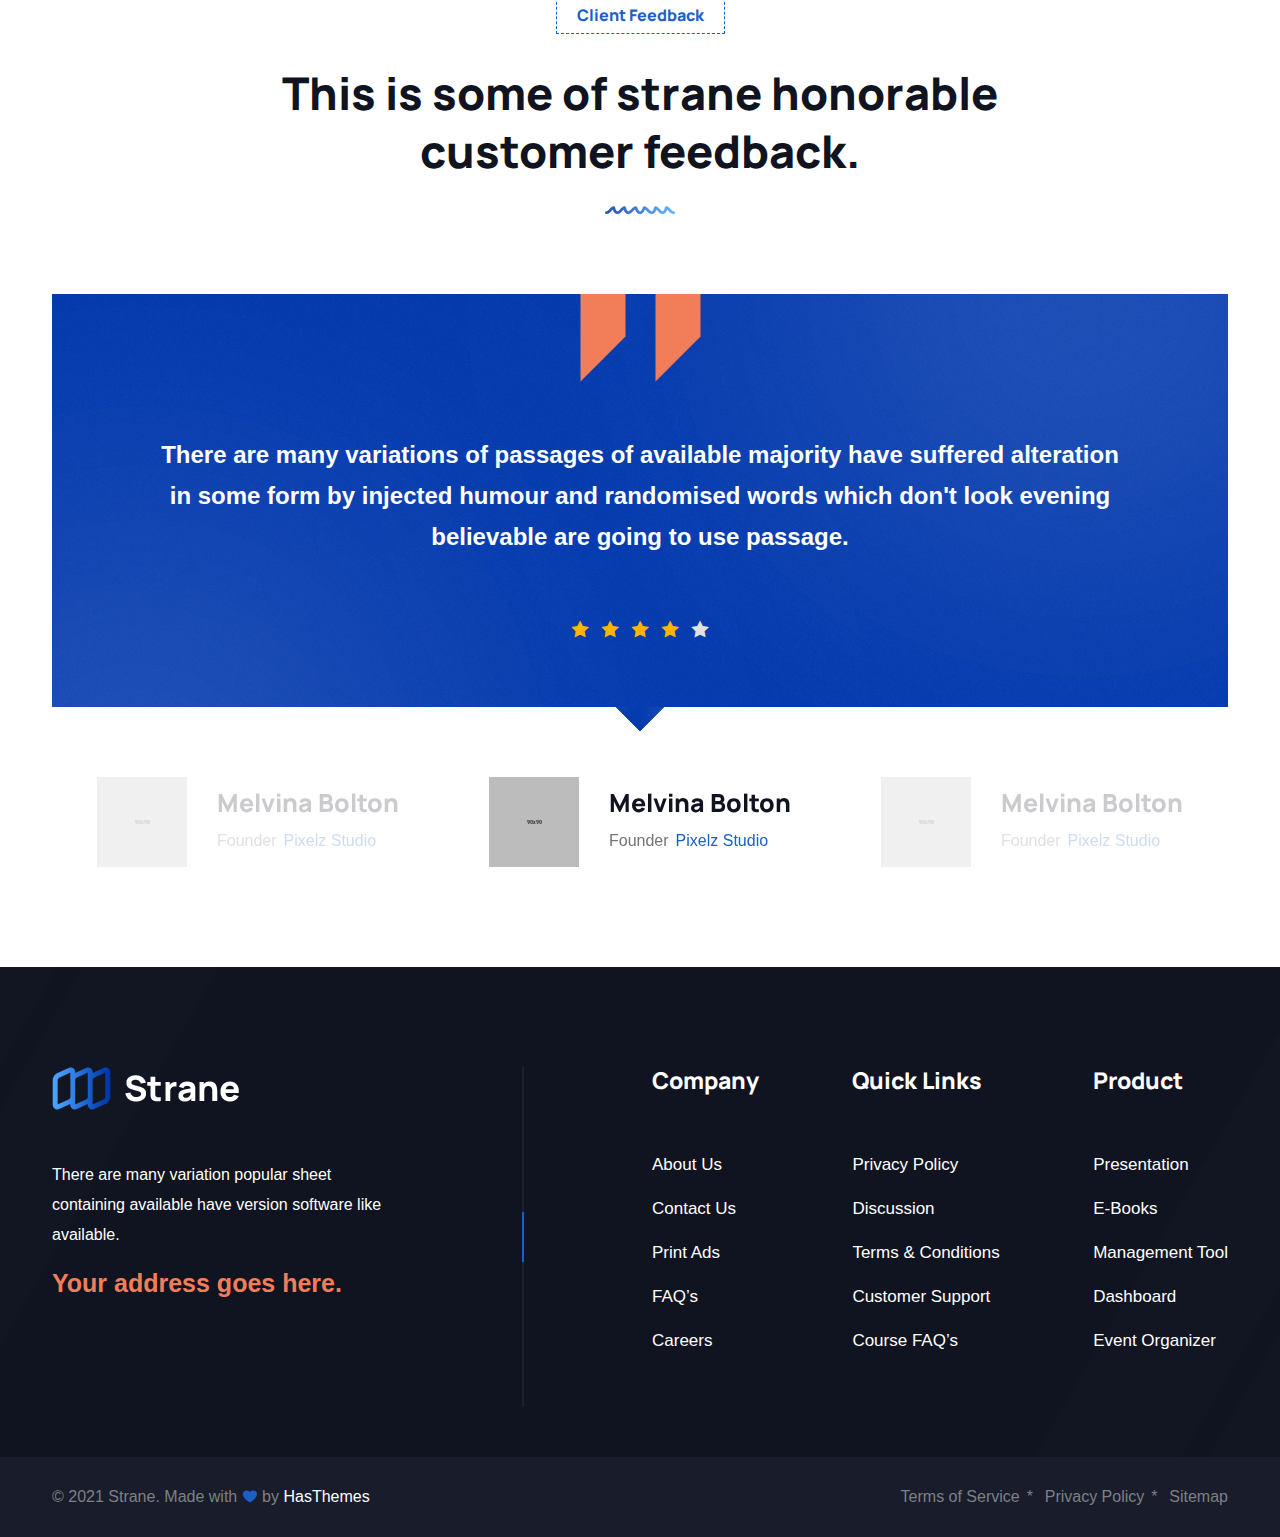
<file: strane/about.html>
<!DOCTYPE html>
<html lang="zxx">

<head>
    <meta charset="UTF-8">
    <meta http-equiv="X-UA-Compatible" content="IE=edge">
    <title>Strane - Startup Agency Bootstrap 5 Template</title>
    <meta name="robots" content="noindex, follow" />
    <meta name="description" content="">
    <meta name="viewport" content="width=device-width, initial-scale=1.0">

    <!-- ::::::::::::::Favicon icon::::::::::::::-->
    <link rel="shortcut icon" href="assets/images/favicon.ico" type="image/png">

    <!-- ::::::::::::::All CSS Files here :::::::::::::: -->
    <!-- Vendor CSS -->
    <link rel="stylesheet" href="assets/css/vendor/bootstrap.min.css" />
    <link rel="stylesheet" href="assets/css/vendor/icofont.min.css" />
    <link rel="stylesheet" href="assets/css/vendor/jquery-ui.min.css">

    <!-- Plugin CSS -->
    <link rel="stylesheet" href="assets/css/plugins/animate.min.css">
    <link rel="stylesheet" href="assets/css/plugins/swiper-bundle.min.css">

    <!-- Style CSS -->
    <link rel="stylesheet" href="assets/css/style.css">

</head>

<body>

    <main class="main-wrapper">
        <!-- .....:::::: Start Header Section :::::.... -->
        <header class="header-section sticky-header d-none d-lg-block section-fluid-200">
            <div class="header-wrapper">
                <div class="container-fluid">
                    <div class="row justify-content-between align-items-center">
                        <div class="col-auto">
                            <!-- Start Header Logo -->
                            <a href="index.html" class="header-logo">
                                <img src="assets/images/logo/logo.png" alt="">
                            </a>
                            <!-- End Header Logo -->
                        </div>
                        <div class="col-auto d-flex align-items-center">
                            <!-- Start Header Menu -->
                            <ul class="header-nav">
                                <li><a href="index.html">Home</a></li>
                                <li class="has-dropdown">
                                    <a href="service-list.html">Service</a>
                                    <ul class="submenu">
                                        <li><a href="service-list.html">Services</a></li>
                                        <li><a href="service-details.html">Service Details</a></li>
                                    </ul>
                                </li>
                                <li class="has-dropdown">
                                    <a href="portfolio-list.html">Project</a>
                                    <ul class="submenu">
                                        <li><a href="portfolio-list.html">Project</a></li>
                                        <li><a href="portfolio-details.html">Project Details</a></li>
                                    </ul>
                                </li>
                                <li class="has-dropdown">
                                    <a href="index.html">Pages</a>
                                    <ul class="submenu">
                                        <li><a href="about.html">About Us</a></li>
                                        <li><a href="faq.html">FAQ</a></li>
                                        <li><a href="404-error.html">404 Page</a></li>
                                    </ul>
                                </li>
                                <li class="has-dropdown">
                                    <a href="blog-list-left-sidebar.html">Blogs</a>
                                    <ul class="submenu">
                                        <li><a href="blog-list-left-sidebar.html">Blog List Left Sidebar</a></li>
                                        <li><a href="blog-list-right-sidebar.html">Blog List Right Sidebar</a></li>
                                        <li><a href="blog-list-full-width.html">Blog List Full Width</a></li>
                                        <li><a href="blog-details-left-sidebar.html">Blog Details Left Sidebar</a></li>
                                        <li><a href="blog-details-right-sidebar.html">Blog Details Right Sidebar</a></li>
                                        <li><a href="blog-details-full-width.html">Blog Details Full Width</a></li>
                                    </ul>
                                </li>
                                <li><a href="contact.html">Contact</a></li>
                            </ul>
                            <!-- End Header Menu -->
                        </div>
                        <div class="col-auto">
                            <div class="header-btn-link">
                                <a href="contact.html" class="btn btn-lg btn-default">Get Started</a>
                            </div>
                        </div>
                    </div>
                </div>
            </div>
        </header>
        <!-- .....:::::: End Header Section :::::.... -->

        <!-- .....:::::: Start Mobile Header Section :::::.... -->
        <div class="mobile-header d-block d-lg-none">
            <div class="container-fluid">
                <div class="row align-items-center justify-content-between">
                    <div class="col-auto">
                        <div class="mobile-logo">
                            <a href="index.html"><img src="assets/images/logo/logo.png" alt=""></a>
                        </div>
                    </div>
                    <div class="col-auto">
                        <div class="mobile-action-link text-end">
                            <a data-bs-toggle="offcanvas" href="#toggleMenu" role="button"><i class="icofont-navigation-menu"></i></a>
                        </div>
                    </div>
                </div>
            </div>
        </div>
        <!-- .....:::::: Start MobileHeader Section :::::.... -->

        <!--  .....::::: Start Offcanvas Mobile Menu Section :::::.... -->
        <div class="offcanvas offcanvas-start" tabindex="-1" id="toggleMenu">
            <div class="offcanvas-header">
                <!-- Start Header Logo -->
                <a href="index.html" class="header-logo"><img src="assets/images/logo/logo.png" alt=""></a>
                <!-- End Header Logo -->
                <button type="button" class="btn-close text-reset" data-bs-dismiss="offcanvas" aria-label="Close"></button>
            </div>
            <div class="offcanvas-body">
                <!-- Start Offcanvas Mobile Menu Wrapper -->
                <div class="offcanvas-mobile-menu-wrapper">
                    <!-- Start Mobile Menu  -->
                    <div class="mobile-menu-bottom">
                        <!-- Start Mobile Menu Nav -->
                        <div class="offcanvas-menu">
                            <ul>
                                <li><a href="index.html"><span>Home</span></a></li>
                                <li>
                                    <a href="#"><span>Services</span></a>
                                    <ul class="mobile-sub-menu">
                                        <li><a href="service-list.html">Service List</a></li>
                                        <li><a href="service-details.html">Service Details</a></li>
                                    </ul>
                                </li>
                                <li>
                                    <a href="#"><span>Portfolio</span></a>
                                    <ul class="mobile-sub-menu">
                                        <li><a href="portfolio-list.html">Portfolio</a></li>
                                        <li><a href="portfolio-details.html">Portfolio Details</a></li>
                                    </ul>
                                </li>
                                <li>
                                    <a href="#"><span>Pages</span></a>
                                    <ul class="mobile-sub-menu">
                                        <li><a href="about.html"><span>About Us</span></a></li>
                                        <li><a href="faq.html">FAQ</a></li>
                                        <li><a href="404-error.html">404 Page</a></li>
                                    </ul>
                                </li>
                                <li>
                                    <a href="#"><span>Blogs</span></a>
                                    <ul class="mobile-sub-menu">
                                        <li><a href="blog-list-left-sidebar.html">Blog List Left Sidebar</a></li>
                                        <li><a href="blog-list-right-sidebar.html">Blog List Right Sidebar</a></li>
                                        <li><a href="blog-list-full-width.html">Blog List Full Width</a></li>
                                        <li><a href="blog-details-left-sidebar.html">Blog Details Left Sidebar</a></li>
                                        <li><a href="blog-details-right-sidebar.html">Blog Details Right Sidebar</a></li>
                                        <li><a href="blog-details-full-width.html">Blog Details Full Width</a></li>
                                    </ul>
                                </li>
                                <li>
                                    <a href="contact.html"><span>Contact</span></a>
                                </li>
                            </ul>
                        </div> <!-- End Mobile Menu Nav -->
                    </div> <!-- End Mobile Menu -->

                    <!-- Start Mobile contact Info -->
                    <div class="mobile-contact-info text-center">
                        <ul class="social-link">
                            <li><a href="https://example.com"><i class="icofont-facebook"></i></a>
                            </li>
                            <li><a href="https://example.com"><i class="icofont-twitter"></i></a>
                            </li>
                            <li><a href="https://example.com"><i class="icofont-skype"></i></a></li>
                        </ul>
                    </div>
                    <!-- End Mobile contact Info -->

                </div> <!-- End Offcanvas Mobile Menu Wrapper -->
            </div>
        </div>
        <!-- ...:::: End Offcanvas Mobile Menu Section:::... -->

        <!-- Offcanvas Overlay -->
        <div class="offcanvas-overlay"></div>

        <!-- ...::: Start Breadcrumb Section :::... -->
        <div class="breadcrumb-section">
            <div class="box-wrapper">
                <div class="breadcrumb-wrapper">
                    <div class="container">
                        <div class="row text-center">
                            <div class="col-12">
                                <h2 class="breadcrumb-title">About Company</h2>
                                <ul class="breadcrumb-nav">
                                    <li><a href="index.html">Home</a></li>
                                    <li>about</li>
                                </ul>
                            </div>
                        </div>
                    </div>
                </div>
            </div>
        </div>
        <!-- ...::: End Breadcrumb Section :::... -->

        <!-- ...::: Start Content Display Section :::... -->
        <div class="content-display-section section-top-gap-150">
            <div class="box-wrapper custom-box-wrapper about-box-wrapper pos-relative">
                <div class="content-inner-img content-inner-img-left">
                    <img class="img-fluid" src="assets/images/section-image/section-image-1.png" alt="">
                </div>
                <div class="section-wrapper">
                    <div class="container">
                        <div class="row">
                            <div class="col-12 pos-relative">
                                <div class="custom-section-content custom-section-content-about custom-section-content-right">
                                    <div class="section-content section-content-gap-50 ">
                                        <h3 class="section-title">We are best and experienced startup agency.</h3>
                                    </div>
                                    <p>There are many variations passages and available
                                        sheets but majority have agency versions have years suffer
                                        alteration some form humour.</p>

                                    <ul class="default-iconic-item-2">
                                        <li>
                                            <div class="icon"><i class="icofont-check"></i></div>
                                            <div class="content">
                                                <h4 class="smalltitle">Mission & Vission</h4>
                                                <p>There many variations passages available
                                                    sheets but majority have versions have years
                                                    alteration some form humour.</p>
                                            </div>
                                        </li>
                                        <li>
                                            <div class="icon"><i class="icofont-check"></i></div>
                                            <div class="content">
                                                <h4 class="smalltitle">Company Value</h4>
                                                <p>There many variations passages available
                                                    sheets but majority have versions have years
                                                    alteration some form humour.</p>
                                            </div>
                                        </li>
                                    </ul>

                                    <a href="#" class="btn btn-lg btn-default icon-right">Get Started <i
											class="icofont-double-right"></i></a>
                                </div>
                            </div>
                        </div>
                    </div>
                </div>
            </div>
        </div>
        <!-- ...::: End Content Display Section :::... -->

        <!-- ...::: Start Count Display Section :::... -->
        <div class="count-display section-fluid-200 section-top-gap-150 section-inner-padding-100 section-inner-bg">
            <div class="box-wrapper">
                <div class="count-wrapper">
                    <div class="container">
                        <div class="row">
                            <div class="col-12">
                                <ul class="counter-items counter-items-style-2">
                                    <!-- Start Counter Single Items  -->
                                    <li class="counter-single-item">
                                        <div class="count-box">
                                            <img src="assets/images/icons/count-shape-blue.png" alt="">
                                            <p class="text"><span class="counter">76</span>%</p>
                                        </div>
                                        <h6 class="title">Happy Client’s</h6>
                                    </li>
                                    <!-- End Counter Single Items  -->
                                    <!-- Start Counter Single Items  -->
                                    <li class="counter-single-item">
                                        <div class="count-box">
                                            <img src="assets/images/icons/count-shape-orange.png" alt="">
                                            <p class="text"><span class="counter">88</span>%</p>
                                        </div>
                                        <h6 class="title">Positive Rating</h6>
                                    </li>
                                    <!-- End Counter Single Items  -->
                                    <!-- Start Counter Single Items  -->
                                    <li class="counter-single-item">
                                        <div class="count-box">
                                            <img src="assets/images/icons/count-shape-purple.png" alt="">
                                            <p class="text"><span class="counter">98</span>%</p>
                                        </div>
                                        <h6 class="title">Projects Done</h6>
                                    </li>
                                    <!-- End Counter Single Items  -->
                                    <!-- Start Counter Single Items  -->
                                    <li class="counter-single-item">
                                        <div class="count-box">
                                            <img src="assets/images/icons/count-shape-pink.png" alt="">
                                            <p class="text"><span class="counter">85</span>%</p>
                                        </div>
                                        <h6 class="title">Professional Skills</h6>
                                    </li>
                                    <!-- End Counter Single Items  -->
                                    <!-- Start Counter Single Items  -->
                                    <li class="counter-single-item">
                                        <div class="count-box">
                                            <img src="assets/images/icons/count-shape-yellow.png" alt="">
                                            <p class="text"><span class="counter">75</span>%</p>
                                        </div>
                                        <h6 class="title">Business Growth</h6>
                                    </li>
                                    <!-- End Counter Single Items  -->
                                </ul>
                            </div>
                        </div>
                    </div>
                </div>
            </div>
        </div>
        <!-- ...::: End Count Display Section :::... -->

        <!-- ...::: Start Team Display Section :::... -->
        <div class="team-display section-top-gap-150">
            <div class="box-wrapper">
                <div class="section-wrapper">
                    <div class="container">
                        <div class="row">
                            <div class="col-xl-6 offset-xl-3">
                                <div class="section-content section-content-gap-80 text-center">
                                    <h6 class="section-tag tag-orange">Team Member</h6>
                                    <h3 class="section-title">Meet our awesome &
                                        dedicated team member’s</h3>
                                    <span class="icon-seperator"><img src="assets/images/icons/section-seperator-shape.png" alt=""></span>
                                </div>
                            </div>
                        </div>
                    </div>
                </div>
                <div class="team-wrapper">
                    <div class="container">
                        <div class="row">
                            <div class="col-12">
                                <!-- Start Team SLider -->
                                <div class="team-slider default-slider">
                                    <!-- Slider main container -->
                                    <div class="swiper-container">
                                        <!-- Additional required wrapper -->
                                        <div class="swiper-wrapper">
                                            <!-- Slides -->
                                            <!-- Start Team Single Items -->
                                            <div class="team-single-item swiper-slide">
                                                <div class="top">
                                                    <div class="image img-responsive">
                                                        <img src="assets/images/team/team-img-1.jpg" alt="">
                                                    </div>
                                                    <div class="content">
                                                        <h4 class="name">Simone Rhoades</h4>
                                                        <span class="profession">Marketing Manager</span>
                                                    </div>
                                                </div>
                                                <div class="bottom">
                                                    <div class="content">
                                                        <h4 class="name">Simone Rhoades</h4>
                                                        <span class="profession">Marketing Manager</span>
                                                    </div>
                                                    <ul class="social-link">
                                                        <li><a href="https://example.com"><i class="icofont-facebook"></i></a></li>
                                                        <li><a href="https://example.com"><i class="icofont-skype"></i></a></li>
                                                        <li><a href="https://example.com"><i class="icofont-dribbble"></i></a></li>
                                                        <li><a href="https://example.com"><i class="icofont-behance"></i></a></li>
                                                    </ul>
                                                </div>
                                            </div>
                                            <!-- End Team Single Items -->
                                            <!-- Start Team Single Items -->
                                            <div class="team-single-item swiper-slide">
                                                <div class="top">
                                                    <div class="image img-responsive">
                                                        <img src="assets/images/team/team-img-2.jpg" alt="">
                                                    </div>
                                                    <div class="content">
                                                        <h4 class="name">Marline Patino</h4>
                                                        <span class="profession">UI/UX Designer</span>
                                                    </div>
                                                </div>
                                                <div class="bottom">
                                                    <div class="content">
                                                        <h4 class="name">Marline Patino</h4>
                                                        <span class="profession">UI/UX Designer</span>
                                                    </div>
                                                    <ul class="social-link">
                                                        <li><a href="https://example.com"><i class="icofont-facebook"></i></a></li>
                                                        <li><a href="https://example.com"><i class="icofont-skype"></i></a></li>
                                                        <li><a href="https://example.com"><i class="icofont-dribbble"></i></a></li>
                                                        <li><a href="https://example.com"><i class="icofont-behance"></i></a></li>
                                                    </ul>
                                                </div>
                                            </div>
                                            <!-- End Team Single Items -->
                                            <!-- Start Team Single Items -->
                                            <div class="team-single-item swiper-slide">
                                                <div class="top">
                                                    <div class="image img-responsive">
                                                        <img src="assets/images/team/team-img-3.jpg" alt="">
                                                    </div>
                                                    <div class="content">
                                                        <h4 class="name">Rosanne Theriau</h4>
                                                        <span class="profession">Web Developer</span>
                                                    </div>
                                                </div>
                                                <div class="bottom">
                                                    <div class="content">
                                                        <h4 class="name">Rosanne Theriau</h4>
                                                        <span class="profession">Web Developer</span>
                                                    </div>
                                                    <ul class="social-link">
                                                        <li><a href="https://example.com"><i class="icofont-facebook"></i></a></li>
                                                        <li><a href="https://example.com"><i class="icofont-skype"></i></a></li>
                                                        <li><a href="https://example.com"><i class="icofont-dribbble"></i></a></li>
                                                        <li><a href="https://example.com"><i class="icofont-behance"></i></a></li>
                                                    </ul>
                                                </div>
                                            </div>
                                            <!-- End Team Single Items -->
                                        </div>
                                    </div>
                                    <!-- Navigation buttons -->
                                    <div class="default-slider-buttons">
                                        <div class="slider-button button-prev"><i class="icofont-long-arrow-left"></i></div>
                                        <div class="slider-button button-next"><i class="icofont-long-arrow-right"></i></div>
                                    </div>
                                </div>
                                <!-- End Team SLider -->
                                <div class="d-flex justify-content-center">
                                    <a href="" class="btn btn-lg btn-default-outline btn-section-bottom icon-right">Join Now <i class="icofont-double-right"></i></a>
                                </div>
                            </div>
                        </div>
                    </div>
                </div>
            </div>
        </div>
        <!-- ...::: End Team Display Section :::... -->

        <!-- ...::: Start Company Logo Display Section :::... -->
        <div class="company-logo-display-section section-fluid-135 company-logo-border">
            <div class="box-wrapper">
                <div class="company-logo-wrapper">
                    <div class="container-fluid">
                        <div class="row">
                            <div class="col-12">
                                <!-- Start Company Logo Slider -->
                                <div class="company-logo-slider">
                                    <!-- Slider main container -->
                                    <div class="swiper-container">
                                        <!-- Additional required wrapper -->
                                        <div class="swiper-wrapper">
                                            <!-- Slides -->
                                            <!-- Start Company Logo Single Item -->
                                            <div class="company-logo-single-item swiper-slide">
                                                <a href="" class="image"><img src="assets/images/company-logo/company-logo-1.png" alt=""></a>
                                            </div>
                                            <!-- End Company Logo Single Item -->
                                            <!-- Start Company Logo Single Item -->
                                            <div class="company-logo-single-item swiper-slide">
                                                <a href="" class="image"><img src="assets/images/company-logo/company-logo-2.png" alt=""></a>
                                            </div>
                                            <!-- End Company Logo Single Item -->
                                            <!-- Start Company Logo Single Item -->
                                            <div class="company-logo-single-item swiper-slide">
                                                <a href="" class="image"><img src="assets/images/company-logo/company-logo-3.png" alt=""></a>
                                            </div>
                                            <!-- End Company Logo Single Item -->
                                            <!-- Start Company Logo Single Item -->
                                            <div class="company-logo-single-item swiper-slide">
                                                <a href="" class="image"><img src="assets/images/company-logo/company-logo-4.png" alt=""></a>
                                            </div>
                                            <!-- End Company Logo Single Item -->
                                            <!-- Start Company Logo Single Item -->
                                            <div class="company-logo-single-item swiper-slide">
                                                <a href="" class="image"><img src="assets/images/company-logo/company-logo-5.png" alt=""></a>
                                            </div>
                                            <!-- End Company Logo Single Item -->
                                        </div>
                                    </div>
                                </div>
                                <!-- End Company Logo Slider -->
                            </div>
                        </div>
                    </div>
                </div>
            </div>
        </div>
        <!-- ...::: End Company Logo Display Section :::... -->

        <!-- ...::: Start Testimonial Display Section :::... -->
        <div class="testimonial-display-section section-top-gap-150">
            <div class="box-wrapper">
                <div class="section-wrapper">
                    <div class="container">
                        <div class="row">
                            <div class="col-xl-8 offset-xl-2">
                                <div class="section-content section-content-gap-80 text-center">
                                    <h6 class="section-tag tag-blue">Client Feedback</h6>
                                    <h3 class="section-title">This is some of strane honorable
                                        customer feedback.</h3>
                                    <span class="icon-seperator"><img
											src="assets/images/icons/section-seperator-shape.png" alt=""></span>
                                </div>
                            </div>
                        </div>
                    </div>
                </div>
                <div class="testimonial-wrapper">
                    <div class="container">
                        <div class="row">
                            <div class="col-12">
                                <!-- Start Testimonial Slider - Content -->
                                <div class="testimonial-content-slider">
                                    <div class="swiper-container">
                                        <div class="swiper-wrapper">
                                            <!-- Start Testimonial Single Content Item-->
                                            <div class="testimonial-single-content-item swiper-slide">
                                                <p>There are many variations of passages of available
                                                    majority have suffered alteration in some form by injected humour
                                                    and randomised words which don't look evening believable
                                                    are going to use passage.</p>
                                                <ul class="review-star">
                                                    <li class="fill"><i class="icofont-star"></i></li>
                                                    <li class="fill"><i class="icofont-star"></i></li>
                                                    <li class="fill"><i class="icofont-star"></i></li>
                                                    <li class="fill"><i class="icofont-star"></i></li>
                                                    <li class="blank"><i class="icofont-star"></i></li>
                                                </ul>
                                            </div>
                                            <!-- End Testimonial Single Content Item -->
                                            <!-- Start Testimonial Single Content Item-->
                                            <div class="testimonial-single-content-item swiper-slide">
                                                <p>There are many variations of passages of available
                                                    majority have suffered alteration in some form by injected humour
                                                    and randomised words which don't look evening believable
                                                    are going to use passage.</p>
                                                <ul class="review-star">
                                                    <li class="fill"><i class="icofont-star"></i></li>
                                                    <li class="fill"><i class="icofont-star"></i></li>
                                                    <li class="fill"><i class="icofont-star"></i></li>
                                                    <li class="fill"><i class="icofont-star"></i></li>
                                                    <li class="blank"><i class="icofont-star"></i></li>
                                                </ul>
                                            </div>
                                            <!-- End Testimonial Single Content Item -->
                                            <!-- Start Testimonial Single Content Item-->
                                            <div class="testimonial-single-content-item swiper-slide">
                                                <p>There are many variations of passages of available
                                                    majority have suffered alteration in some form by injected humour
                                                    and randomised words which don't look evening believable
                                                    are going to use passage.</p>
                                                <ul class="review-star">
                                                    <li class="fill"><i class="icofont-star"></i></li>
                                                    <li class="fill"><i class="icofont-star"></i></li>
                                                    <li class="fill"><i class="icofont-star"></i></li>
                                                    <li class="fill"><i class="icofont-star"></i></li>
                                                    <li class="blank"><i class="icofont-star"></i></li>
                                                </ul>
                                            </div>
                                            <!-- End Testimonial Single Content Item -->
                                        </div>
                                    </div>
                                </div>
                                <!-- End Testimonial Slider - Content -->
                                <!-- Start Testimonial Slider - Thumbnail -->
                                <div class="testimonial-thumb-slider">
                                    <div class="swiper-container">
                                        <div class="swiper-wrapper">
                                            <!-- Start Testimonial Single Thumb Item -->
                                            <div class="testimonilal-single-thumb-item swiper-slide">
                                                <div class="image">
                                                    <img src="assets/images/user/testimonial-user-1.jpg" alt="">
                                                </div>
                                                <div class="content">
                                                    <h4 class="name">Melvina Bolton</h4>
                                                    <p><span class="profession">Founder</span><span
															class="company-name">Pixelz Studio</span></p>
                                                </div>
                                            </div>
                                            <!-- End Testimonial Single Thumb Item-->
                                            <!-- Start Testimonial Single Thumb Item -->
                                            <div class="testimonilal-single-thumb-item swiper-slide">
                                                <div class="image">
                                                    <img src="assets/images/user/testimonial-user-2.jpg" alt="">
                                                </div>
                                                <div class="content">
                                                    <h4 class="name">Melvina Bolton</h4>
                                                    <p><span class="profession">Founder</span><span
															class="company-name">Pixelz Studio</span></p>
                                                </div>
                                            </div>
                                            <!-- End Testimonial Single Thumb Item-->
                                            <!-- Start Testimonial Single Thumb Item -->
                                            <div class="testimonilal-single-thumb-item swiper-slide">
                                                <div class="image">
                                                    <img src="assets/images/user/testimonial-user-3.jpg" alt="">
                                                </div>
                                                <div class="content">
                                                    <h4 class="name">Melvina Bolton</h4>
                                                    <p><span class="profession">Founder</span><span
															class="company-name">Pixelz Studio</span></p>
                                                </div>
                                            </div>
                                            <!-- End Testimonial Single Thumb Item-->
                                        </div>
                                    </div>
                                </div>
                                <!-- ENd Testimonial Slider - Thumbnail -->
                            </div>
                        </div>
                    </div>
                </div>
            </div>
            <!-- ...::: End Testimonial Display Section :::... -->
        </div>
        <!-- ...::: End Testimonial Display Section :::... -->

        <!-- ...::: Start Footer Section :::... -->
        <footer class="footer-section section-top-gap-150">
            <div class="box-wrapper">
                <!-- Start Footer Top -->
                <div class="footer-top footer-top-style-2">
                    <div class="container">
                        <div class="row">
                            <div class="col-12">
                                <div class="footer-top-box">
                                    <div class="footer-top-left">
                                        <!-- Start Footer Single Widget - About -->
                                        <div class="footer-single-widget footer-about">
                                            <a href="index.html" class="footer-logo">
                                                <img src="assets/images/logo/logo-dark.png" alt="">
                                            </a>
                                            <p>There are many variation popular sheet
                                                containing available have version software
                                                like available.</p>
                                            <address>Your address goes here.</address>
                                        </div>
                                        <!-- End Footer Single Widget - About-->
                                    </div>
                                    <div class="footer-top-right">
                                        <!-- Start Footer Single Widget - Footer Menu -->
                                        <div class="footer-single-widget footer-menu">
                                            <h5 class="footer-title">Company</h5>
                                            <ul class="footer-nav">
                                                <li><a href="about.html">About Us</a></li>
                                                <li><a href="contact.html">Contact Us</a></li>
                                                <li><a href="">Print Ads</a></li>
                                                <li><a href="faq.html">FAQ’s</a></li>
                                                <li><a href="">Careers</a></li>
                                            </ul>
                                        </div>
                                        <!-- End Footer Single Widget - Footer Menu-->
                                        <!-- Start Footer Single Widget - Footer Menu -->
                                        <div class="footer-single-widget footer-menu">
                                            <h5 class="footer-title">Quick Links</h5>
                                            <ul class="footer-nav">
                                                <li><a href="">Privacy Policy</a></li>
                                                <li><a href="">Discussion</a></li>
                                                <li><a href="">Terms & Conditions</a></li>
                                                <li><a href=""> Customer Support</a></li>
                                                <li><a href="">Course FAQ’s</a></li>
                                            </ul>
                                        </div>
                                        <!-- End Footer Single Widget - Footer Menu-->
                                        <!-- Start Footer Single Widget - Footer Menu -->
                                        <div class="footer-single-widget footer-menu">
                                            <h5 class="footer-title">Product</h5>
                                            <ul class="footer-nav">
                                                <li><a href="">Presentation</a></li>
                                                <li><a href="">E-Books</a></li>
                                                <li><a href="">Management Tool</a></li>
                                                <li><a href="">Dashboard</a></li>
                                                <li><a href="">Event Organizer</a></li>
                                            </ul>
                                        </div>
                                        <!-- End Footer Single Widget - Footer Menu-->
                                    </div>
                                </div>
                            </div>
                        </div>
                    </div>
                </div>
                <!-- End Footer Top -->

                <!-- Start Footer Bottom -->
                <div class="footer-bottom">
                    <div class="container">
                        <div class="row justify-content-center justify-content-md-between align-items-center">
                            <div class="col-auto">
                                <p class="copytight-text">&copy; 2021 Strane. Made with <i class="icofont-heart"></i> by <a href="https://hasthemes.com/" target="_blank" rel="noopener noreferrer">HasThemes</a></p>
                            </div>

                            <div class="col-auto">
                                <ul class="footer-bottom-link">
                                    <li> <a href="">Terms of Service </a></li>
                                    <li><a href="">Privacy Policy</a></li>
                                    <li><a href="">Sitemap</a></li>
                                </ul>
                            </div>
                        </div>
                    </div>
                </div>
                <!-- End Footer Bottom -->
            </div>
        </footer>
        <!-- ...::: End Footer Section :::... -->

        <!-- material-scrolltop button -->
        <button class="material-scrolltop" type="button"></button>
    </main>

    <!-- ::::::::::::::All JS Files here :::::::::::::: -->
    <!-- Global Vendor -->
    <script src="assets/js/vendor/modernizr-3.11.2.min.js"></script>
    <script src="assets/js/vendor/jquery-3.6.0.min.js"></script>
    <script src="assets/js/vendor/jquery-migrate-3.3.2.min.js"></script>
    <script src="assets/js/vendor/bootstrap.bundle.min.js"></script>
    <script src="assets/js/vendor/jquery-ui.min.js"></script>

    <!--Plugins JS-->
    <script src="assets/js/plugins/swiper-bundle.min.js"></script>
    <script src="assets/js/plugins/jquery.waypoints.js"></script>
    <script src="assets/js/plugins/counter.js"></script>
    <script src="assets/js/plugins/images-loaded.min.js"></script>
    <script src="assets/js/plugins/isotope.pkgd.min.js"></script>
    <script src="assets/js/plugins/ajax-mail.js"></script>
    <script src="assets/js/plugins/material-scrolltop.js"></script>

    <!--Main JS (Common Activation Codes)-->
    <script src="assets/js/main.js"></script>

</body>

</html>
</file>
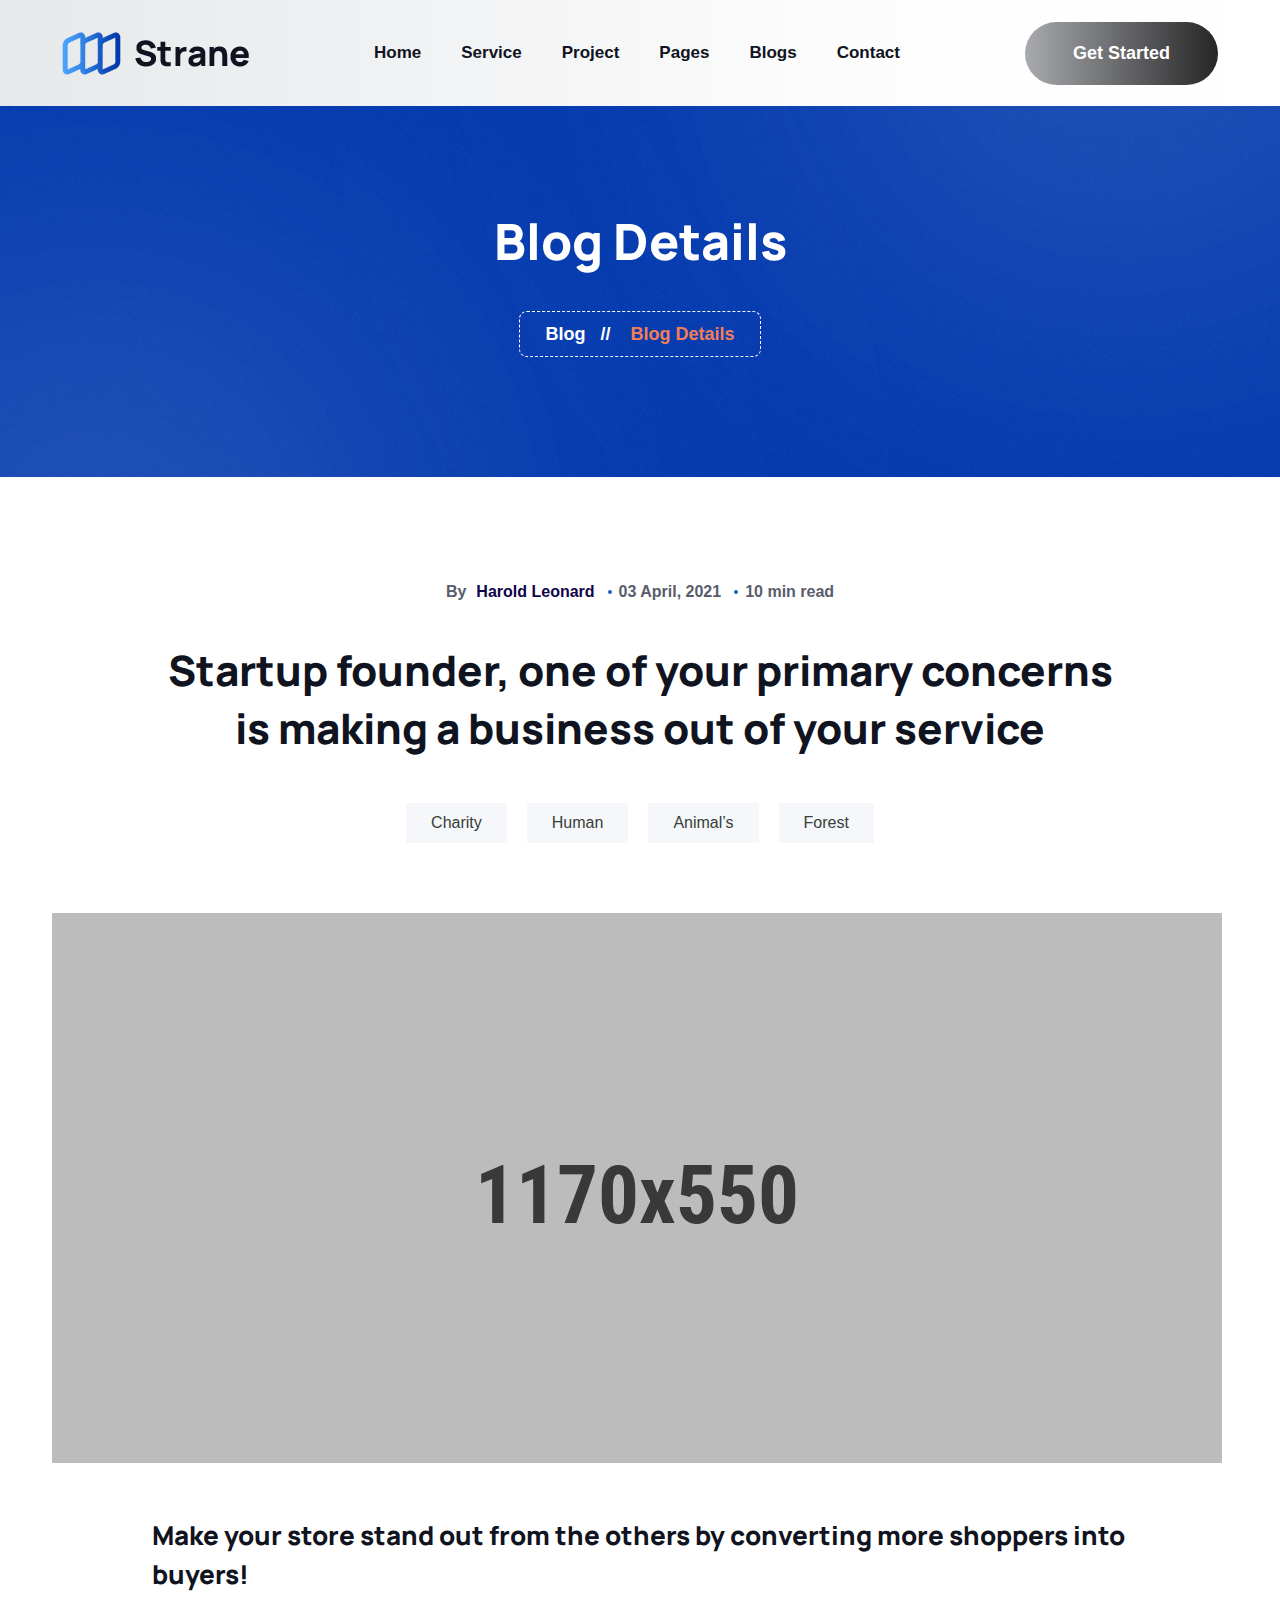
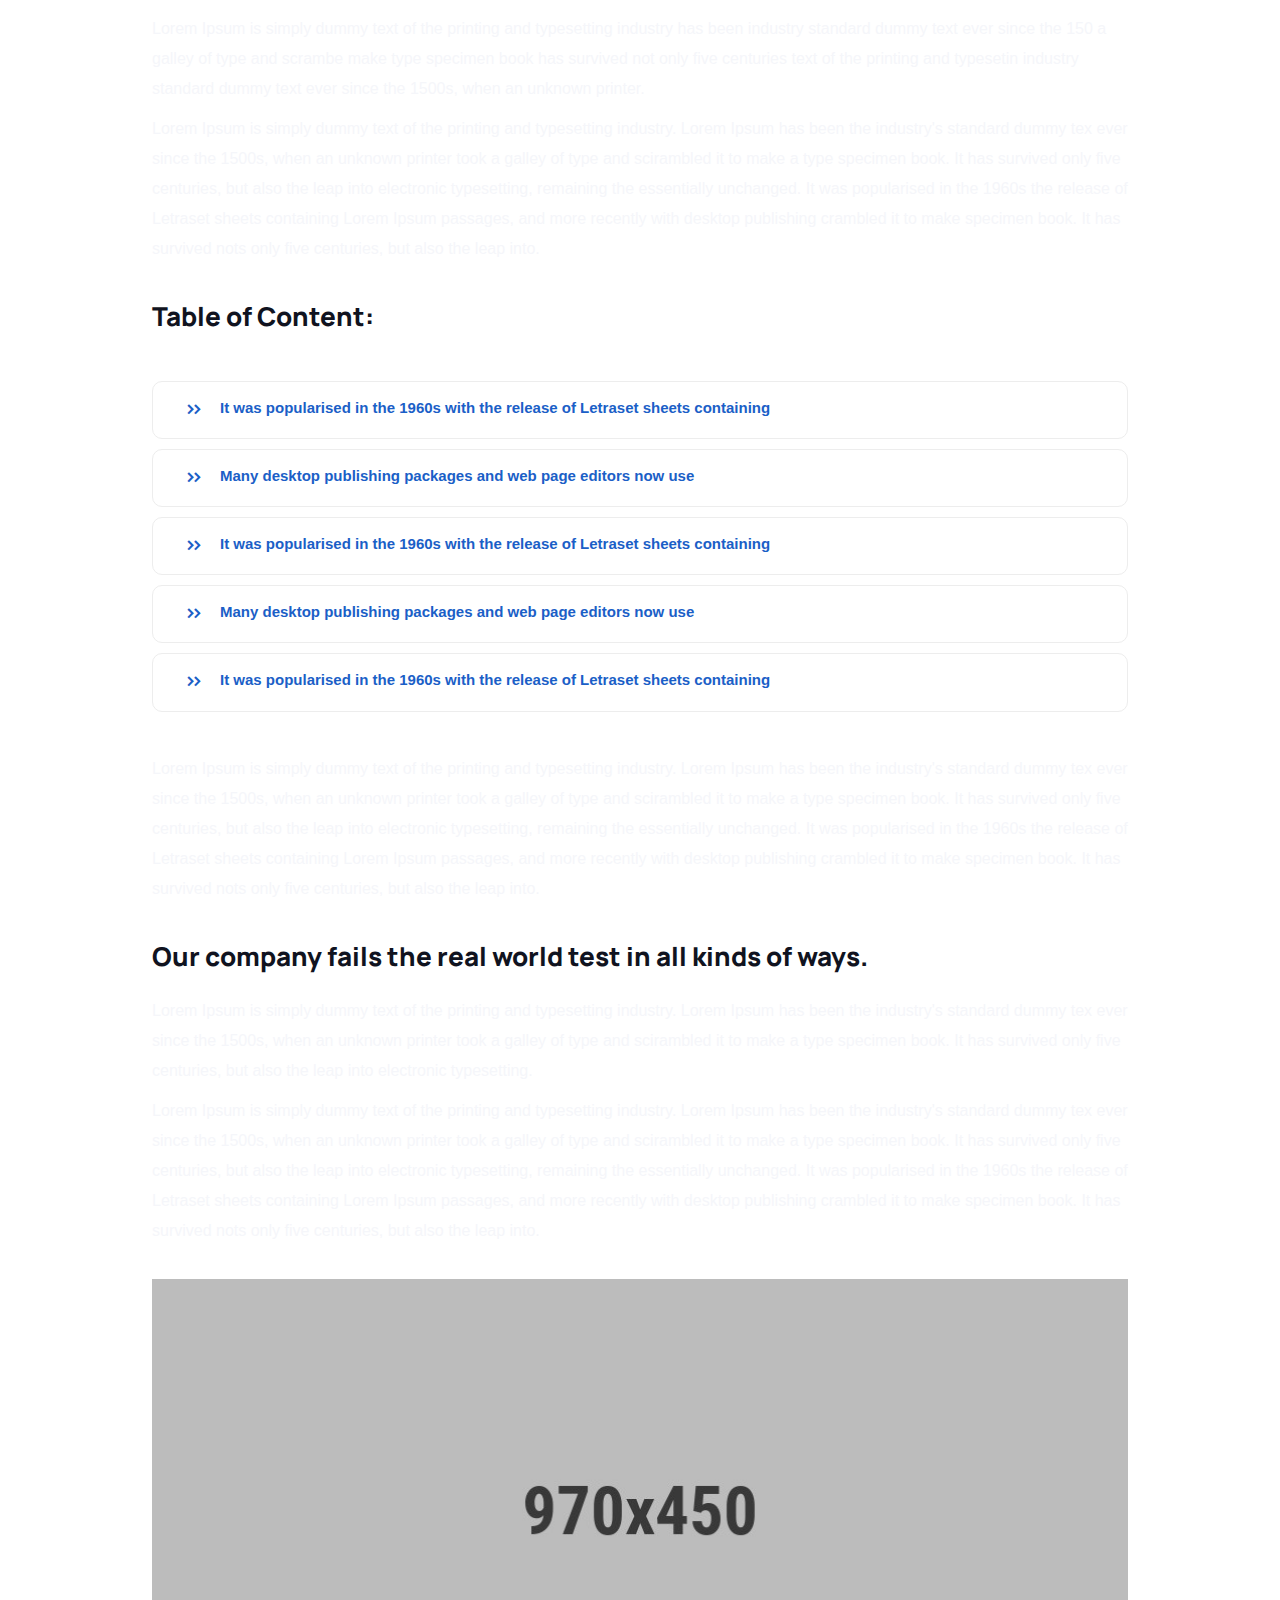
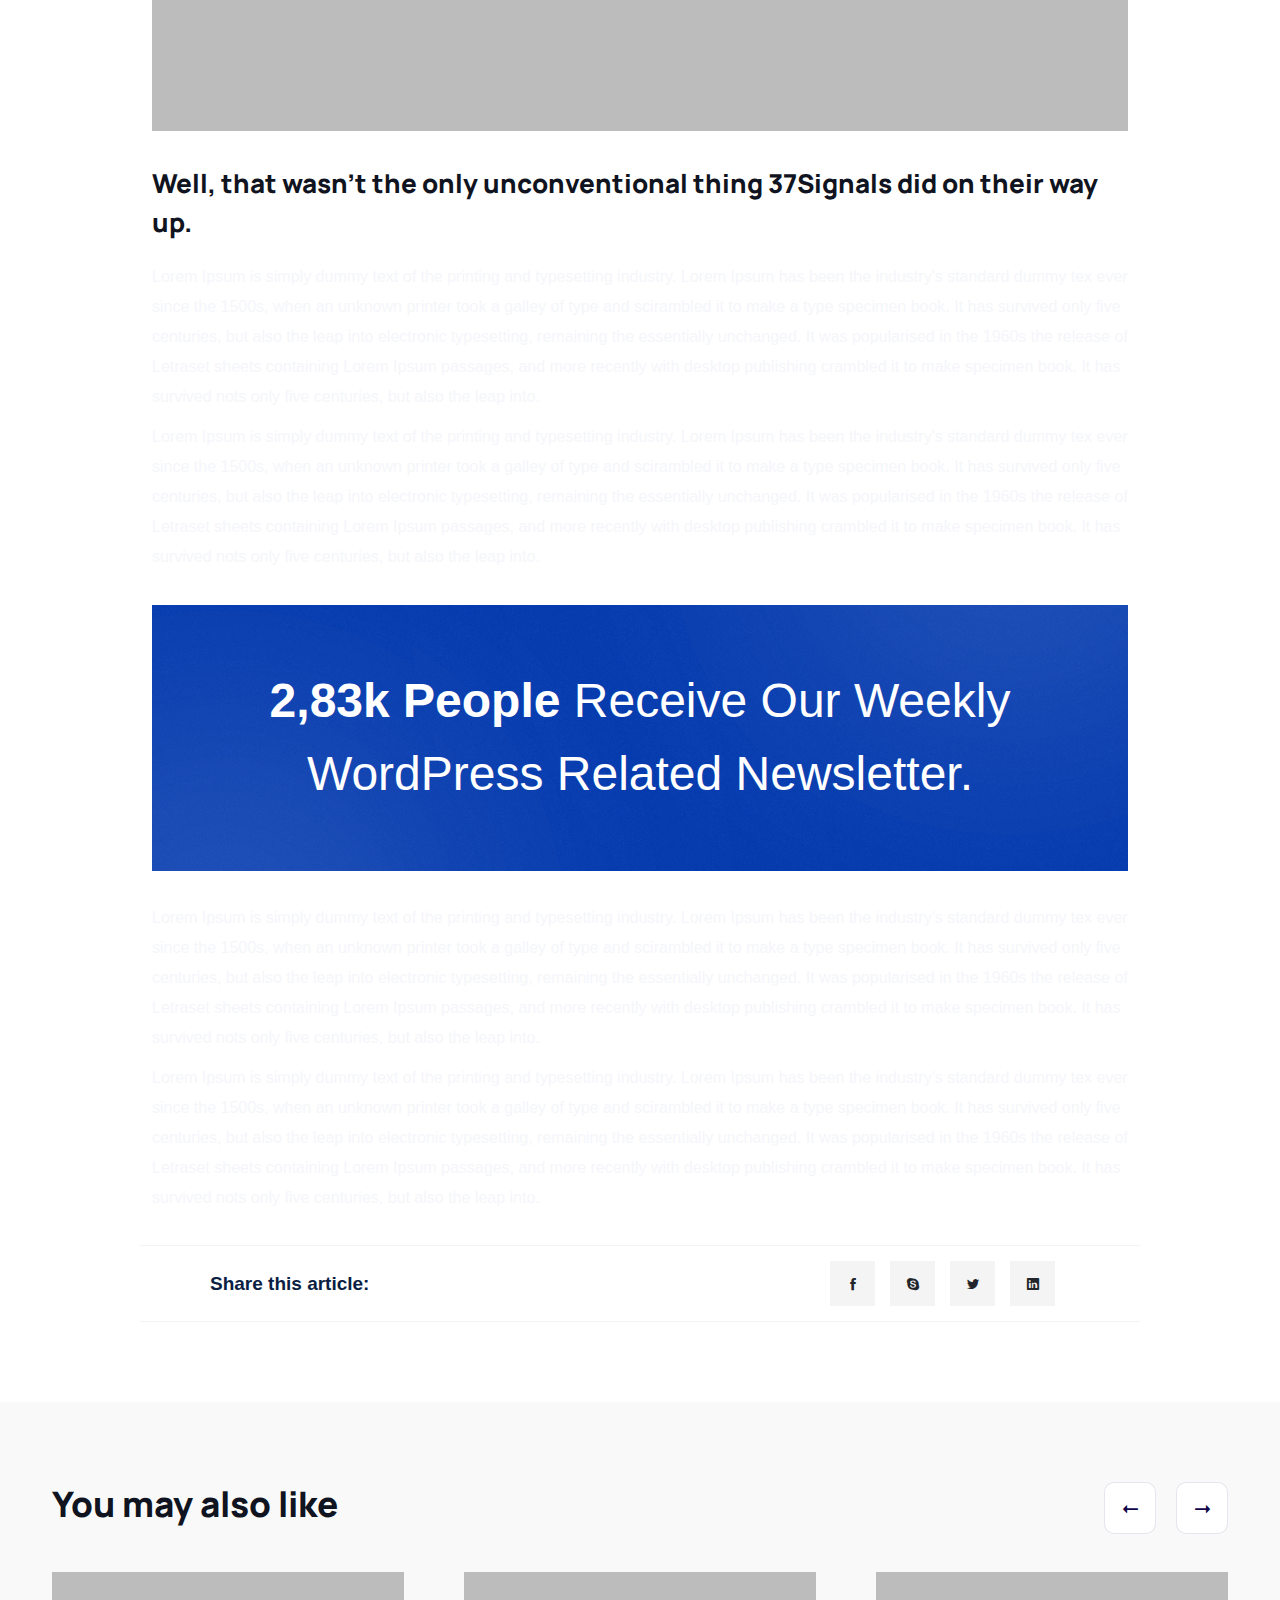
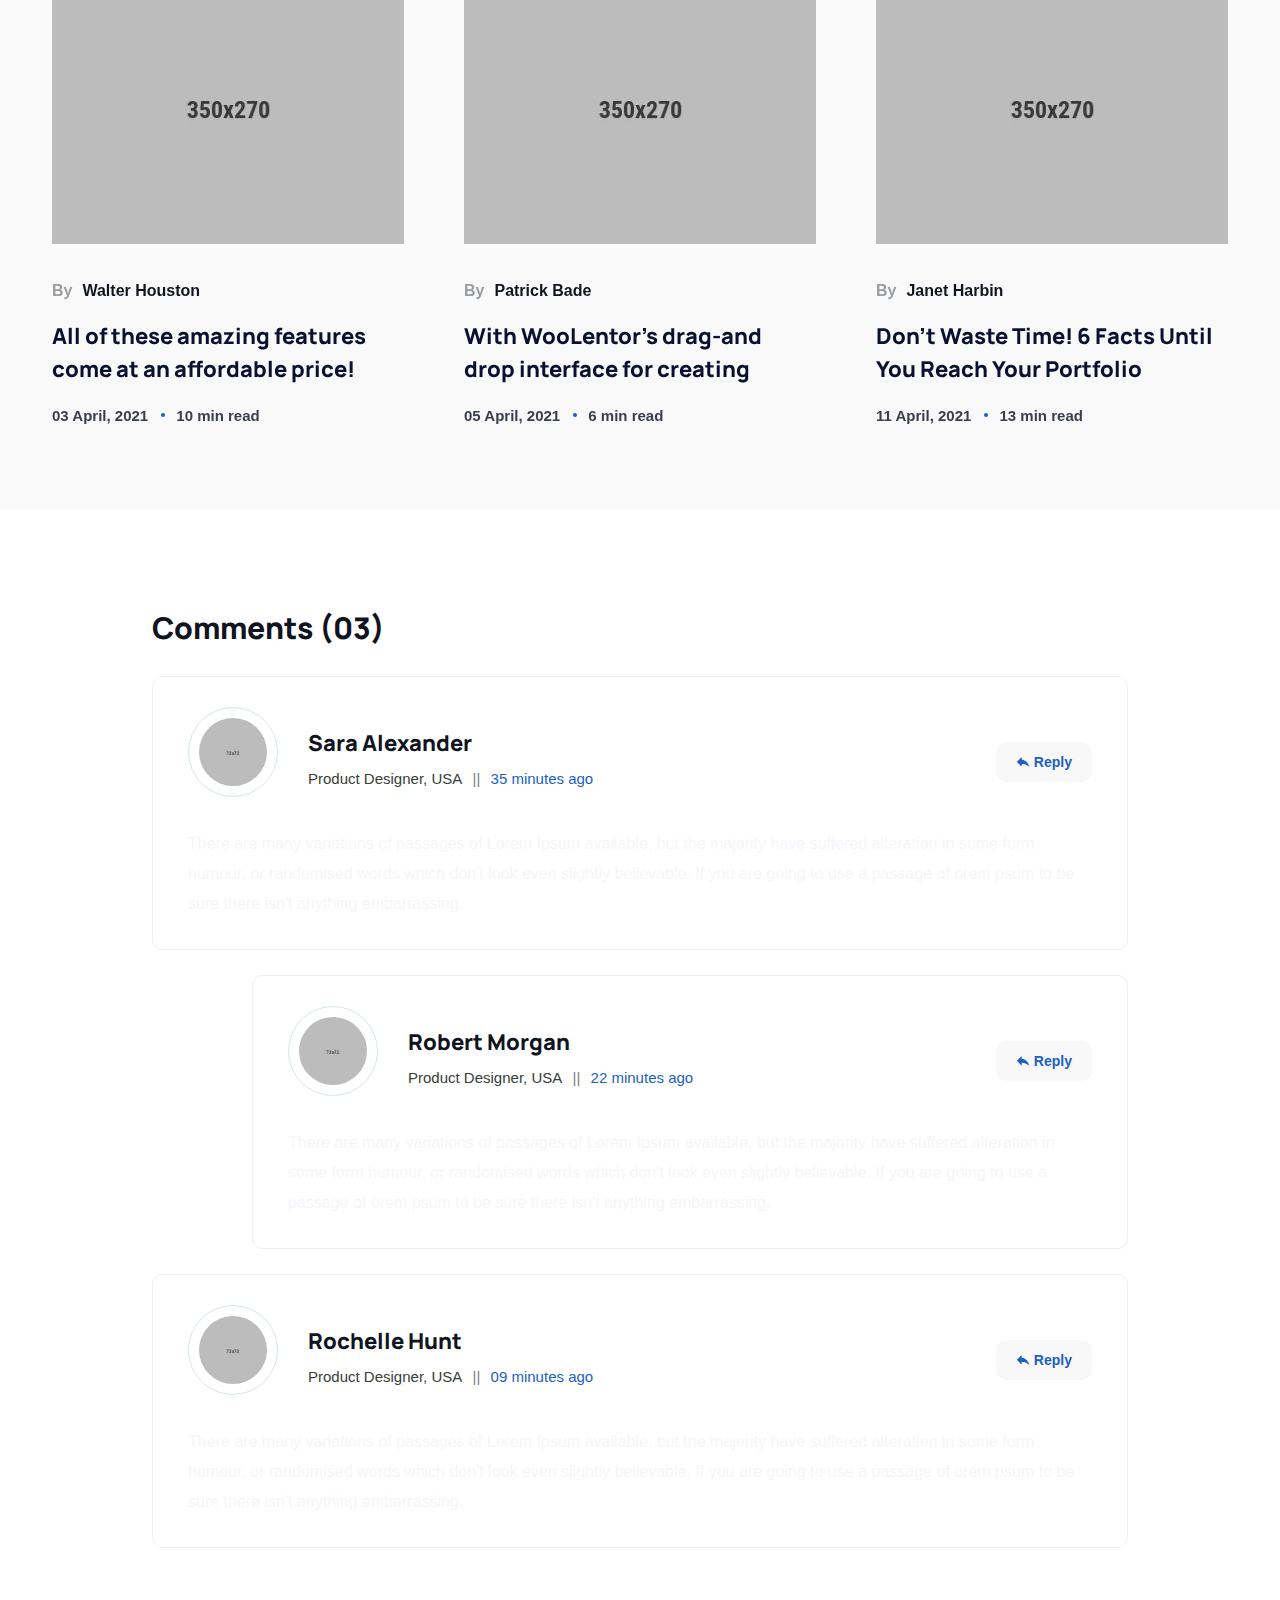
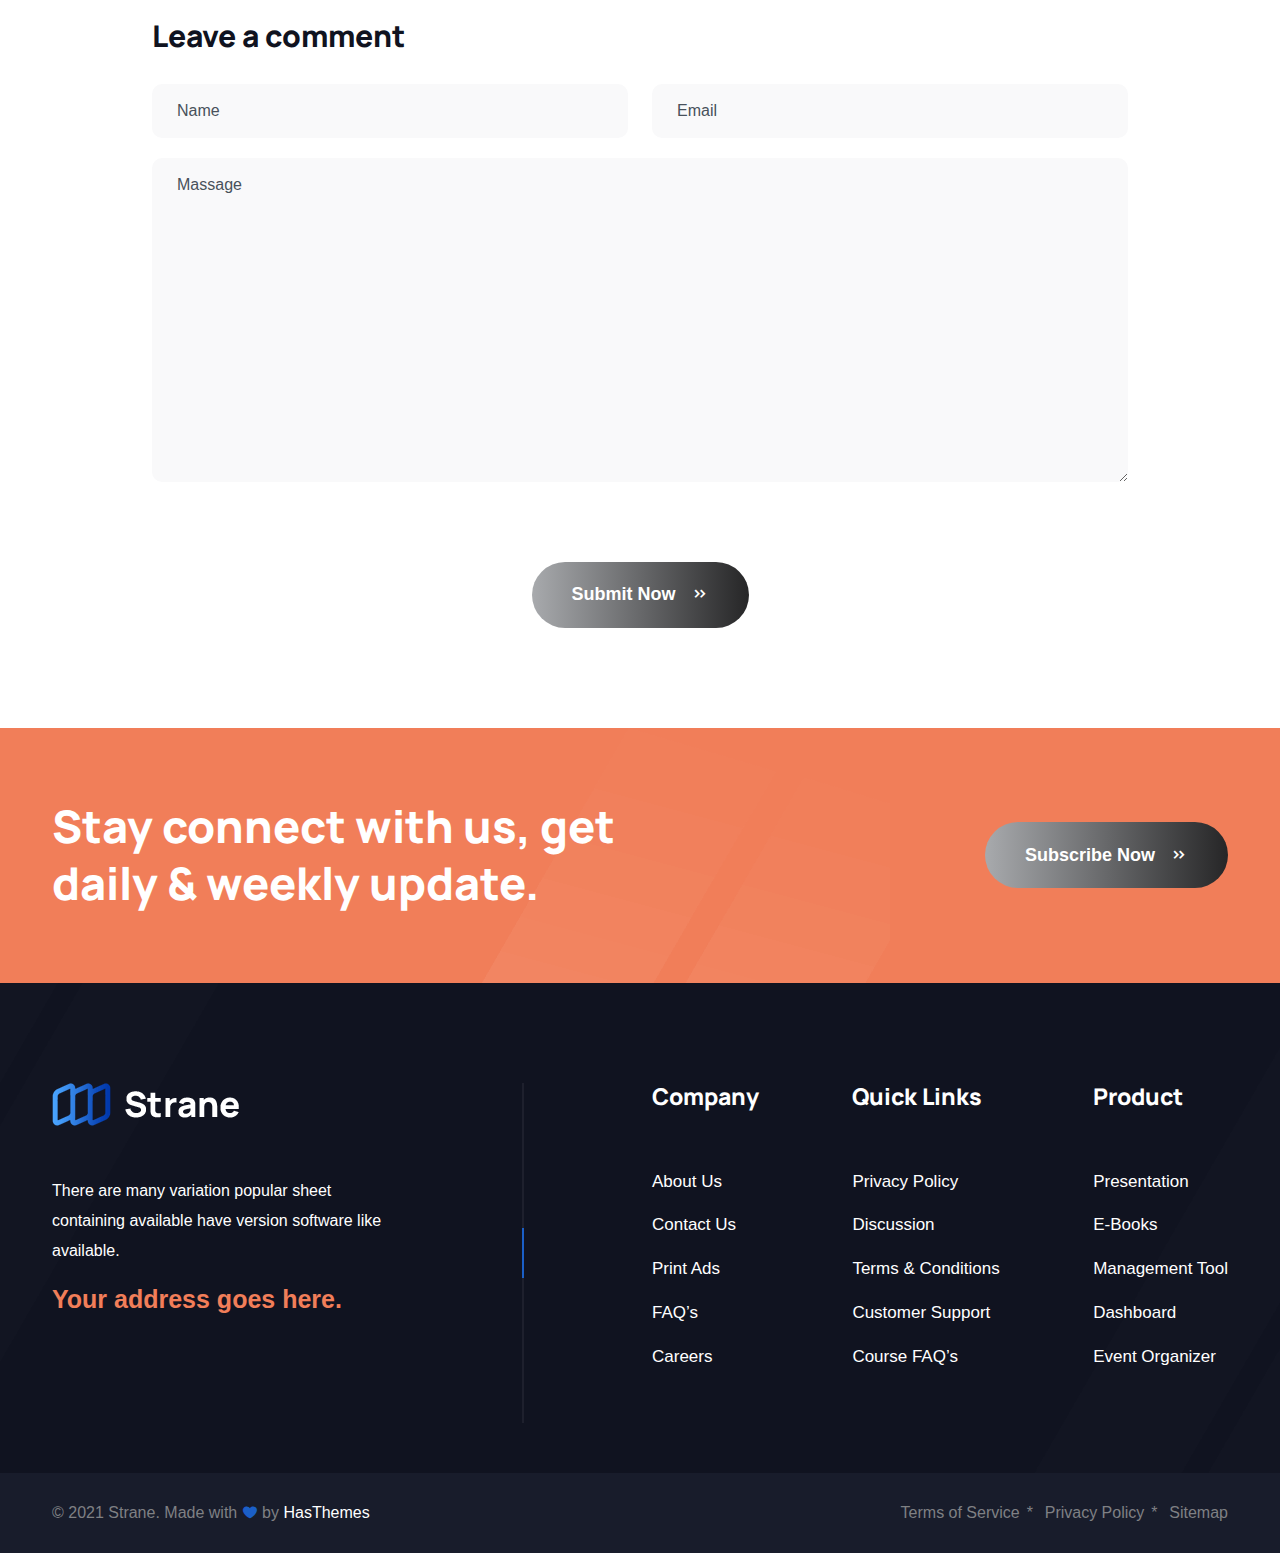
<file: strane/blog-details-full-width.html>
<!DOCTYPE html>
<html lang="zxx">

<head>
    <meta charset="UTF-8">
    <meta http-equiv="X-UA-Compatible" content="IE=edge">
    <title>Strane - Startup Agency Bootstrap 5 Template</title>
    <meta name="robots" content="noindex, follow" />
    <meta name="description" content="">
    <meta name="viewport" content="width=device-width, initial-scale=1.0">

    <!-- ::::::::::::::Favicon icon::::::::::::::-->
    <link rel="shortcut icon" href="assets/images/favicon.ico" type="image/png">

    <!-- ::::::::::::::All CSS Files here :::::::::::::: -->
    <!-- Vendor CSS -->
    <link rel="stylesheet" href="assets/css/vendor/bootstrap.min.css" />
    <link rel="stylesheet" href="assets/css/vendor/icofont.min.css" />
    <link rel="stylesheet" href="assets/css/vendor/jquery-ui.min.css">

    <!-- Plugin CSS -->
    <link rel="stylesheet" href="assets/css/plugins/animate.min.css">
    <link rel="stylesheet" href="assets/css/plugins/swiper-bundle.min.css">

    <!-- Style CSS -->
    <link rel="stylesheet" href="assets/css/style.css">

</head>

<body>

    <main class="main-wrapper">
        <!-- .....:::::: Start Header Section :::::.... -->
        <header class="header-section sticky-header d-none d-lg-block section-fluid-200">
            <div class="header-wrapper">
                <div class="container-fluid">
                    <div class="row justify-content-between align-items-center">
                        <div class="col-auto">
                            <!-- Start Header Logo -->
                            <a href="index.html" class="header-logo">
                                <img src="assets/images/logo/logo.png" alt="">
                            </a>
                            <!-- End Header Logo -->
                        </div>
                        <div class="col-auto d-flex align-items-center">
                            <!-- Start Header Menu -->
                            <ul class="header-nav">
                                <li><a href="index.html">Home</a></li>
                                <li class="has-dropdown">
                                    <a href="service-list.html">Service</a>
                                    <ul class="submenu">
                                        <li><a href="service-list.html">Services</a></li>
                                        <li><a href="service-details.html">Service Details</a></li>
                                    </ul>
                                </li>
                                <li class="has-dropdown">
                                    <a href="portfolio-list.html">Project</a>
                                    <ul class="submenu">
                                        <li><a href="portfolio-list.html">Project</a></li>
                                        <li><a href="portfolio-details.html">Project Details</a></li>
                                    </ul>
                                </li>
                                <li class="has-dropdown">
                                    <a href="index.html">Pages</a>
                                    <ul class="submenu">
                                        <li><a href="about.html">About Us</a></li>
                                        <li><a href="faq.html">FAQ</a></li>
                                        <li><a href="404-error.html">404 Page</a></li>
                                    </ul>
                                </li>
                                <li class="has-dropdown">
                                    <a href="blog-list-left-sidebar.html">Blogs</a>
                                    <ul class="submenu">
                                        <li><a href="blog-list-left-sidebar.html">Blog List Left Sidebar</a></li>
                                        <li><a href="blog-list-right-sidebar.html">Blog List Right Sidebar</a></li>
                                        <li><a href="blog-list-full-width.html">Blog List Full Width</a></li>
                                        <li><a href="blog-details-left-sidebar.html">Blog Details Left Sidebar</a></li>
                                        <li><a href="blog-details-right-sidebar.html">Blog Details Right Sidebar</a></li>
                                        <li><a href="blog-details-full-width.html">Blog Details Full Width</a></li>
                                    </ul>
                                </li>
                                <li><a href="contact.html">Contact</a></li>
                            </ul>
                            <!-- End Header Menu -->
                        </div>
                        <div class="col-auto">
                            <div class="header-btn-link">
                                <a href="contact.html" class="btn btn-lg btn-default">Get Started</a>
                            </div>
                        </div>
                    </div>
                </div>
            </div>
        </header>
        <!-- .....:::::: End Header Section :::::.... -->

        <!-- .....:::::: Start Mobile Header Section :::::.... -->
        <div class="mobile-header d-block d-lg-none">
            <div class="container-fluid">
                <div class="row align-items-center justify-content-between">
                    <div class="col-auto">
                        <div class="mobile-logo">
                            <a href="index.html"><img src="assets/images/logo/logo.png" alt=""></a>
                        </div>
                    </div>
                    <div class="col-auto">
                        <div class="mobile-action-link text-end">
                            <a data-bs-toggle="offcanvas" href="#toggleMenu" role="button"><i class="icofont-navigation-menu"></i></a>
                        </div>
                    </div>
                </div>
            </div>
        </div>
        <!-- .....:::::: Start MobileHeader Section :::::.... -->

        <!--  .....::::: Start Offcanvas Mobile Menu Section :::::.... -->
        <div class="offcanvas offcanvas-start" tabindex="-1" id="toggleMenu">
            <div class="offcanvas-header">
                <!-- Start Header Logo -->
                <a href="index.html" class="header-logo"><img src="assets/images/logo/logo.png" alt=""></a>
                <!-- End Header Logo -->
                <button type="button" class="btn-close text-reset" data-bs-dismiss="offcanvas" aria-label="Close"></button>
            </div>
            <div class="offcanvas-body">
                <!-- Start Offcanvas Mobile Menu Wrapper -->
                <div class="offcanvas-mobile-menu-wrapper">
                    <!-- Start Mobile Menu  -->
                    <div class="mobile-menu-bottom">
                        <!-- Start Mobile Menu Nav -->
                        <div class="offcanvas-menu">
                            <ul>
                                <li><a href="index.html"><span>Home</span></a></li>
                                <li>
                                    <a href="#"><span>Services</span></a>
                                    <ul class="mobile-sub-menu">
                                        <li><a href="service-list.html">Service List</a></li>
                                        <li><a href="service-details.html">Service Details</a></li>
                                    </ul>
                                </li>
                                <li>
                                    <a href="#"><span>Portfolio</span></a>
                                    <ul class="mobile-sub-menu">
                                        <li><a href="portfolio-list.html">Portfolio</a></li>
                                        <li><a href="portfolio-details.html">Portfolio Details</a></li>
                                    </ul>
                                </li>
                                <li>
                                    <a href="#"><span>Pages</span></a>
                                    <ul class="mobile-sub-menu">
                                        <li><a href="about.html"><span>About Us</span></a></li>
                                        <li><a href="faq.html">FAQ</a></li>
                                        <li><a href="404-error.html">404 Page</a></li>
                                    </ul>
                                </li>
                                <li>
                                    <a href="#"><span>Blogs</span></a>
                                    <ul class="mobile-sub-menu">
                                        <li><a href="blog-list-left-sidebar.html">Blog List Left Sidebar</a></li>
                                        <li><a href="blog-list-right-sidebar.html">Blog List Right Sidebar</a></li>
                                        <li><a href="blog-list-full-width.html">Blog List Full Width</a></li>
                                        <li><a href="blog-details-left-sidebar.html">Blog Details Left Sidebar</a></li>
                                        <li><a href="blog-details-right-sidebar.html">Blog Details Right Sidebar</a></li>
                                        <li><a href="blog-details-full-width.html">Blog Details Full Width</a></li>
                                    </ul>
                                </li>
                                <li>
                                    <a href="contact.html"><span>Contact</span></a>
                                </li>
                            </ul>
                        </div> <!-- End Mobile Menu Nav -->
                    </div> <!-- End Mobile Menu -->

                    <!-- Start Mobile contact Info -->
                    <div class="mobile-contact-info text-center">
                        <ul class="social-link">
                            <li><a href="https://example.com"><i class="icofont-facebook"></i></a>
                            </li>
                            <li><a href="https://example.com"><i class="icofont-twitter"></i></a>
                            </li>
                            <li><a href="https://example.com"><i class="icofont-skype"></i></a></li>
                        </ul>
                    </div>
                    <!-- End Mobile contact Info -->

                </div> <!-- End Offcanvas Mobile Menu Wrapper -->
            </div>
        </div>
        <!-- ...:::: End Offcanvas Mobile Menu Section:::... -->

        <!-- Offcanvas Overlay -->
        <div class="offcanvas-overlay"></div>

        <!-- ...::: Start Breadcrumb Section :::... -->
        <div class="breadcrumb-section">
            <div class="box-wrapper">
                <div class="breadcrumb-wrapper">
                    <div class="container">
                        <div class="row text-center">
                            <div class="col-12">
                                <h2 class="breadcrumb-title">Blog Details</h2>
                                <ul class="breadcrumb-nav">
                                    <li><a href="blog-list-left-sidebar.html">Blog</a></li>
                                    <li>Blog Details</li>
                                </ul>
                            </div>
                        </div>
                    </div>
                </div>
            </div>
        </div>
        <!-- ...::: End Breadcrumb Section :::... -->

        <!-- ...::: Start Blog Details Section :::... -->
        <div class="blog-details-section section-top-gap-150">
            <div class="box-wrapper">
                <div class="blog-details-wrapper">
                    <div class="container">
                        <div class="row">
                            <!-- Start Blog Details Top Area -->
                            <div class="col-xl-10 offset-xl-1">
                                <div class="blog-details-top text-center">
                                    <div class="post-meata">
                                        <span class="author">By<a href="">Harold Leonard </a></span>
                                        <span>03 April, 2021</span>
                                        <span>10 min read</span>
                                    </div>
                                    <h2 class="title">Startup founder, one of your primary
                                        concerns is making a business out of your service</h2>
                                    <ul class="blog-tag">
                                        <li><a href="">Charity</a></li>
                                        <li><a href="">Human</a></li>
                                        <li><a href="">Animal’s</a></li>
                                        <li><a href="">Forest</a></li>
                                    </ul>
                                </div>
                            </div>
                            <!-- End Blog Details Top Area -->

                            <!-- Start Blog Details Hero Image -->
                            <div class="col-12">
                                <div class="blog-details-hero-image mb-20">
                                    <img class="img-fluid" src="assets/images/blog/blog-details/blog-details-hero-img.jpg" alt="">
                                </div>
                            </div>
                            <!-- End Blog Details Hero Image -->

                            <!-- Start Blog Details Content -->
                            <div class="col-12">
                                <div class="blog-details-content-wrapper default-text-content section-fluid-100">
                                    <h4 class="subtitle">Make your store stand out from the others by converting more shoppers
                                        into buyers!</h4>
                                    <p>Lorem Ipsum is simply dummy text of the printing and typesetting industry has been industry standard dummy text ever since the 150
                                        a galley of type and scrambe make type specimen book has survived not only five centuries text of the printing and typesetin industry
                                        standard dummy text ever since the 1500s, when an unknown printer.</p>

                                    <p>Lorem Ipsum is simply dummy text of the printing and typesetting industry. Lorem Ipsum has been the industry's standard dummy tex
                                        ever since the 1500s, when an unknown printer took a galley of type and scirambled it to make a type specimen book. It has survived
                                        only five centuries, but also the leap into electronic typesetting, remaining the essentially unchanged. It was popularised in the 1960s
                                        the release of Letraset sheets containing Lorem Ipsum passages, and more recently with desktop publishing crambled it to make
                                        specimen book. It has survived nots only five centuries, but also the leap into.</p>

                                    <h4 class="subtitle">Table of Content:</h4>
                                    <ul class="default-item-list">
                                        <li>
                                            <span class="icon"><i class="icofont-double-right"></i></span>
                                            <span class="text">It was popularised in the 1960s with the release of Letraset sheets containing</span>
                                        </li>
                                        <li>
                                            <span class="icon"><i class="icofont-double-right"></i></span>
                                            <span class="text">Many desktop publishing packages and web page editors now use</span>
                                        </li>
                                        <li>
                                            <span class="icon"><i class="icofont-double-right"></i></span>
                                            <span class="text">It was popularised in the 1960s with the release of Letraset sheets containing</span>
                                        </li>
                                        <li>
                                            <span class="icon"><i class="icofont-double-right"></i></span>
                                            <span class="text">Many desktop publishing packages and web page editors now use</span>
                                        </li>
                                        <li>
                                            <span class="icon"><i class="icofont-double-right"></i></span>
                                            <span class="text">It was popularised in the 1960s with the release of Letraset sheets containing</span>
                                        </li>
                                    </ul>
                                    <p>Lorem Ipsum is simply dummy text of the printing and typesetting industry. Lorem Ipsum has been the industry's standard dummy tex
                                        ever since the 1500s, when an unknown printer took a galley of type and scirambled it to make a type specimen book. It has survived
                                        only five centuries, but also the leap into electronic typesetting, remaining the essentially unchanged. It was popularised in the 1960s
                                        the release of Letraset sheets containing Lorem Ipsum passages, and more recently with desktop publishing crambled it to make
                                        specimen book. It has survived nots only five centuries, but also the leap into.</p>

                                    <h4 class="subtitle">Our company fails the real world test in all kinds of ways.</h4>
                                    <p>Lorem Ipsum is simply dummy text of the printing and typesetting industry. Lorem Ipsum has been the industry's standard dummy tex
                                        ever since the 1500s, when an unknown printer took a galley of type and scirambled it to make a type specimen book. It has survived
                                        only five centuries, but also the leap into electronic typesetting.</p>
                                    <p>Lorem Ipsum is simply dummy text of the printing and typesetting industry. Lorem Ipsum has been the industry's standard dummy tex
                                        ever since the 1500s, when an unknown printer took a galley of type and scirambled it to make a type specimen book. It has survived
                                        only five centuries, but also the leap into electronic typesetting, remaining the essentially unchanged. It was popularised in the 1960s
                                        the release of Letraset sheets containing Lorem Ipsum passages, and more recently with desktop publishing crambled it to make
                                        specimen book. It has survived nots only five centuries, but also the leap into.</p>

                                    <div class="default-content-image img-responsive">
                                        <img src="assets/images/blog/blog-details/blog-details-content-img.jpg" alt="">
                                    </div>

                                    <h4 class="subtitle">Well, that wasn’t the only unconventional thing 37Signals did on their way up.</h4>
                                    <p>Lorem Ipsum is simply dummy text of the printing and typesetting industry. Lorem Ipsum has been the industry's standard dummy tex
                                        ever since the 1500s, when an unknown printer took a galley of type and scirambled it to make a type specimen book. It has survived
                                        only five centuries, but also the leap into electronic typesetting, remaining the essentially unchanged. It was popularised in the 1960s
                                        the release of Letraset sheets containing Lorem Ipsum passages, and more recently with desktop publishing crambled it to make
                                        specimen book. It has survived nots only five centuries, but also the leap into.</p>

                                    <p>Lorem Ipsum is simply dummy text of the printing and typesetting industry. Lorem Ipsum has been the industry's standard dummy tex
                                        ever since the 1500s, when an unknown printer took a galley of type and scirambled it to make a type specimen book. It has survived
                                        only five centuries, but also the leap into electronic typesetting, remaining the essentially unchanged. It was popularised in the 1960s
                                        the release of Letraset sheets containing Lorem Ipsum passages, and more recently with desktop publishing crambled it to make
                                        specimen book. It has survived nots only five centuries, but also the leap into.</p>

                                    <div class="content-banner">
                                        <strong>2,83k People</strong> Receive Our Weekly WordPress Related Newsletter.
                                    </div>

                                    <p>Lorem Ipsum is simply dummy text of the printing and typesetting industry. Lorem Ipsum has been the industry's standard dummy tex
                                        ever since the 1500s, when an unknown printer took a galley of type and scirambled it to make a type specimen book. It has survived
                                        only five centuries, but also the leap into electronic typesetting, remaining the essentially unchanged. It was popularised in the 1960s
                                        the release of Letraset sheets containing Lorem Ipsum passages, and more recently with desktop publishing crambled it to make
                                        specimen book. It has survived nots only five centuries, but also the leap into.</p>

                                    <p>Lorem Ipsum is simply dummy text of the printing and typesetting industry. Lorem Ipsum has been the industry's standard dummy tex
                                        ever since the 1500s, when an unknown printer took a galley of type and scirambled it to make a type specimen book. It has survived
                                        only five centuries, but also the leap into electronic typesetting, remaining the essentially unchanged. It was popularised in the 1960s
                                        the release of Letraset sheets containing Lorem Ipsum passages, and more recently with desktop publishing crambled it to make
                                        specimen book. It has survived nots only five centuries, but also the leap into.</p>
                                </div>
                            </div>
                            <!-- ENd Blog Details Content -->

                            <!-- Start Blog  Share -->
                            <div class="col-12 section-fluid-100">
                                <div class="blog-share ">
                                    <div class="text">Share this article:</div>
                                    <ul class="social-link">
                                        <li><a href="https://example.com/" target="_blank" rel="noopener noreferrer"><i class="icofont-facebook"></i></a></li>
                                        <li><a href="https://example.com/" target="_blank" rel="noopener noreferrer"><i class="icofont-skype"></i></a></li>
                                        <li><a href="https://example.com/" target="_blank" rel="noopener noreferrer"><i class="icofont-twitter"></i></a></li>
                                        <li><a href="https://example.com/" target="_blank" rel="noopener noreferrer"><i class="icofont-linkedin"></i></a></li>
                                    </ul>
                                </div>
                            </div>
                            <!-- End Blog  Share -->
                        </div>
                    </div>
                </div>
            </div>
        </div>
        <!-- ...::: End Blog Details Section :::... -->

        <!-- ...::: Start Blog Feed Display Section :::... -->
        <div class="blog-feed-display-section mt-80 section-inner-bg section-inner-padding-80">
            <div class="box-wrapper">
                <!-- Start Section Warpper -->
                <div class="section-wrapper">
                    <div class="container">
                        <div class="row">
                            <div class="col-12 pos-relative d-flex flex-column flex-sm-row justify-content-between align-items-center">
                                <div class="section-content">
                                    <h2 class="section-subtitle">You may also like</h2>
                                </div>

                                <!-- If we need navigation buttons -->
                                <div class="top-slider-buttons">
                                    <div class="slider-button button-prev"><i class="icofont-long-arrow-left"></i></div>
                                    <div class="slider-button button-next"><i class="icofont-long-arrow-right"></i></div>
                                </div>
                            </div>
                        </div>
                    </div>
                </div>
                <!-- End Section Warpper -->
                <!-- Start Blog Feed Wrapper -->
                <div class="blog-feed-wrapper">
                    <div class="container">
                        <div class="row">
                            <div class="col-12">
                                <!-- Start Blog Feed Slider -->
                                <div class="blog-feed-slider blog-feed-slider-style-1">
                                    <!-- Slider main container -->
                                    <div class="swiper-container">
                                        <!-- Additional required wrapper -->
                                        <div class="swiper-wrapper">
                                            <!-- Slides -->
                                            <!-- Start Blog List Single Item -->
                                            <div class="blog-list-single-item swiper-slide">
                                                <a href="blog-details-full-width.html" class="image"><img src="assets/images/blog/blog-list/blog-list-single-item-img-1.jpg" alt=""></a>
                                                <div class="content">
                                                    <span class="author">By<a href="">Walter Houston</a></span>
                                                    <h5 class="title"><a href="blog-details-full-width.html">All of these amazing features come at an affordable price!</a></h5>

                                                    <div class="post-info">
                                                        <span>03 April, 2021</span>
                                                        <span>10 min read</span>
                                                    </div>
                                                </div>
                                            </div>
                                            <!-- End Blog List Single Item -->
                                            <!-- Start Blog List Single Item -->
                                            <div class="blog-list-single-item swiper-slide">
                                                <a href="blog-details-full-width.html" class="image"><img src="assets/images/blog/blog-list/blog-list-single-item-img-2.jpg" alt=""></a>
                                                <div class="content">
                                                    <span class="author">By<a href="">Patrick Bade</a></span>
                                                    <h5 class="title"><a href="blog-details-full-width.html">With WooLentor's drag-and
                                                            drop interface for creating</a></h5>

                                                    <div class="post-info">
                                                        <span>05 April, 2021</span>
                                                        <span>6 min read</span>
                                                    </div>
                                                </div>
                                            </div>
                                            <!-- End Blog List Single Item -->
                                            <!-- Start Blog List Single Item -->
                                            <div class="blog-list-single-item swiper-slide">
                                                <a href="blog-details-full-width.html" class="image"><img src="assets/images/blog/blog-list/blog-list-single-item-img-3.jpg" alt=""></a>
                                                <div class="content">
                                                    <span class="author">By<a href="">Janet Harbin</a></span>
                                                    <h5 class="title"><a href="blog-details-full-width.html">Don't Waste Time! 6 Facts Until You Reach Your Portfolio</a></h5>

                                                    <div class="post-info">
                                                        <span>11 April, 2021</span>
                                                        <span>13 min read</span>
                                                    </div>
                                                </div>
                                            </div>
                                            <!-- End Blog List Single Item -->
                                            <!-- Start Blog List Single Item -->
                                            <div class="blog-list-single-item swiper-slide">
                                                <a href="blog-details-full-width.html" class="image"><img src="assets/images/blog/blog-list/blog-list-single-item-img-4.jpg" alt=""></a>
                                                <div class="content">
                                                    <span class="author">By<a href="">	Jennifer Johnson</a></span>
                                                    <h5 class="title"><a href="blog-details-full-width.html">Make your store stand out
                                                            from the others by converting</a></h5>

                                                    <div class="post-info">
                                                        <span>12 April, 2021</span>
                                                        <span>08 min read</span>
                                                    </div>
                                                </div>
                                            </div>
                                            <!-- End Blog List Single Item -->
                                            <!-- Start Blog List Single Item -->
                                            <div class="blog-list-single-item swiper-slide">
                                                <a href="blog-details-full-width.html" class="image"><img src="assets/images/blog/blog-list/blog-list-single-item-img-5.jpg" alt=""></a>
                                                <div class="content">
                                                    <span class="author">By<a href="">Phyllis Garcia</a></span>
                                                    <h5 class="title"><a href="blog-details-full-width.html">These Secrets Tips Will Make Your Portfolio Look Amazing</a></h5>

                                                    <div class="post-info">
                                                        <span>17 April, 2021</span>
                                                        <span>09 min read</span>
                                                    </div>
                                                </div>
                                            </div>
                                            <!-- End Blog List Single Item -->
                                            <!-- Start Blog List Single Item -->
                                            <div class="blog-list-single-item swiper-slide">
                                                <a href="blog-details-full-width.html" class="image"><img src="assets/images/blog/blog-list/blog-list-single-item-img-6.jpg" alt=""></a>
                                                <div class="content">
                                                    <span class="author">By<a href="">Mario Stitt</a></span>
                                                    <h5 class="title"><a href="blog-details-full-width.html">Take Advantage Of Portfolio - Read These 6 Tips</a></h5>
                                                    <div class="post-info">
                                                        <span>21 April, 2021</span>
                                                        <span>16 min read</span>
                                                    </div>
                                                </div>
                                            </div>
                                            <!-- End Blog List Single Item -->
                                        </div>
                                    </div>
                                </div>
                                <!-- End Blog Feed Slider -->
                            </div>
                        </div>
                    </div>
                </div>
                <!-- End Blog Feed Wrapper -->
            </div>
        </div>
        <!-- ...::: End Blog Feed Display Section :::... -->

        <!-- ...::: Start Blog Comment Section :::... -->
        <div class="blog-comment-section section-top-gap-100">
            <div class="box-wrappper">
                <!-- Start Comment Wrapper -->
                <div class="comment-wrapper">
                    <div class="container">
                        <div class="row">
                            <div class="col-12">
                                <div class="comment-area section-fluid-100">
                                    <h4 class="title">Comments (03)</h4>
                                    <!-- Start Comment List Items -->
                                    <ul class="comment-list-items">
                                        <!-- Start Comment List Single Item -->
                                        <li class="comment-list-single-item">
                                            <div class="comment-list-single-wrap">
                                                <div class="top">

                                                    <div class="user-details">
                                                        <div class="image">
                                                            <img src="assets/images/user/user-1.jpg" alt="">
                                                        </div>
                                                        <div class="user-info">
                                                            <h5 class="name">Sara Alexander</h5>
                                                            <div class="user-info-details">
                                                                <span class="profession">Product Designer, USA </span>
                                                                <span class="time">35 minutes ago</span>
                                                            </div>
                                                        </div>
                                                    </div>

                                                    <button class="reply-btn"><i class="icofont-reply"></i> Reply</button>
                                                </div>
                                                <div class="bottom">
                                                    <p>There are many variations of passages of Lorem Ipsum available, but the majority have suffered alteration in some form
                                                        humour, or randomised words which don't look even slightly believable. If you are going to use a passage of orem psum
                                                        to be sure there isn't anything embarrassing.</p>
                                                </div>
                                            </div>

                                            <!-- If Has Reply -->
                                            <ul class="has-reply">
                                                <!-- Start Comment List Single Item -->
                                                <li class="comment-list-single-item">
                                                    <div class="comment-list-single-wrap">
                                                        <div class="top">

                                                            <div class="user-details">
                                                                <div class="image">
                                                                    <img src="assets/images/user/user-2.jpg" alt="">
                                                                </div>
                                                                <div class="user-info">
                                                                    <h5 class="name">Robert Morgan</h5>
                                                                    <div class="user-info-details">
                                                                        <span class="profession">Product Designer, USA </span>
                                                                        <span class="time">22 minutes ago</span>
                                                                    </div>
                                                                </div>
                                                            </div>

                                                            <button class="reply-btn"><i class="icofont-reply"></i> Reply</button>
                                                        </div>
                                                        <div class="bottom">
                                                            <p>There are many variations of passages of Lorem Ipsum available, but the majority have suffered alteration in some form
                                                                humour, or randomised words which don't look even slightly believable. If you are going to use a passage of orem psum
                                                                to be sure there isn't anything embarrassing.</p>
                                                        </div>
                                                    </div>
                                                </li>
                                                <!-- End Comment List Single Item -->
                                            </ul>
                                        </li>
                                        <!-- End Comment List Single Item -->
                                        <!-- Start Comment List Single Item -->
                                        <li class="comment-list-single-item">
                                            <div class="comment-list-single-wrap">
                                                <div class="top">

                                                    <div class="user-details">
                                                        <div class="image">
                                                            <img src="assets/images/user/user-3.jpg" alt="">
                                                        </div>
                                                        <div class="user-info">
                                                            <h5 class="name">Rochelle Hunt</h5>
                                                            <div class="user-info-details">
                                                                <span class="profession">Product Designer, USA </span>
                                                                <span class="time">09 minutes ago</span>
                                                            </div>
                                                        </div>
                                                    </div>

                                                    <button class="reply-btn"><i class="icofont-reply"></i> Reply</button>
                                                </div>
                                                <div class="bottom">
                                                    <p>There are many variations of passages of Lorem Ipsum available, but the majority have suffered alteration in some form
                                                        humour, or randomised words which don't look even slightly believable. If you are going to use a passage of orem psum
                                                        to be sure there isn't anything embarrassing.</p>
                                                </div>
                                            </div>
                                        </li>
                                        <!-- End Comment List Single Item -->
                                    </ul>
                                    <!-- End Comment List Items -->
                                </div>
                            </div>
                        </div>
                    </div>
                </div>
                <!-- End Comment Wrapper -->
            </div>
        </div>
        <!-- ...::: End Blog Comment Section :::... -->

        <!-- ...::: Start Blog Comment Section :::... -->
        <div class="blog-form-section section-top-gap-70">
            <div class="box-wrappper">
                <!-- Start Comment Wrapper -->
                <div class="form-wrapper">
                    <div class="container">
                        <div class="row">
                            <div class="col-12">
                                <div class="comment-area section-fluid-100">
                                    <h4 class="title mb-30">Leave a comment</h4>
                                    <form class="default-form" action="#" method="post">
                                        <div class="row">
                                            <div class="col-lg-6 mb-20">
                                                <div class="default-form-single-item">
                                                    <input type="text" placeholder="Name" required>
                                                </div>
                                            </div>
                                            <div class="col-lg-6 mb-20">
                                                <div class="default-form-single-item">
                                                    <input type="email" placeholder="Email" required>
                                                </div>
                                            </div>
                                            <div class="col-lg-12">
                                                <div class="default-form-single-item">
                                                    <textarea placeholder="Massage" rows="10"></textarea>
                                                </div>
                                            </div>
                                            <div class="col-lg-12 text-center">
                                                <button type="submit" class="btn btn-lg btn-default icon-right submit-btn">Submit Now <i class="icofont-double-right"></i></button>
                                            </div>
                                        </div>
                                    </form>
                                </div>
                            </div>
                        </div>
                    </div>
                </div>
                <!-- End Comment Wrapper -->
            </div>
        </div>
        <!-- ...::: End Blog Comment Section :::... -->

        <!-- Start Subscribe Banner -->
        <div class="subscribe-banner section-top-gap-150">
            <div class="container">
                <div class="row justify-content-between align-items-center">
                    <div class="col-lg-6 col-xl-6">
                        <div class="content">
                            <h6 class="big-text">Stay connect with us, get daily & weekly update.</h6>
                        </div>
                    </div>
                    <div class="col-auto">
                        <a href="contact.html" class="btn btn-lg btn-default icon-right">Subscribe Now <i class="icofont-double-right"></i></a>
                    </div>
                </div>
            </div>
        </div>
        <!-- End Subscribe Banner -->

        <!-- ...::: Start Footer Section :::... -->
        <footer class="footer-section section-top-gap-0">
            <div class="box-wrapper">
                <!-- Start Footer Top -->
                <div class="footer-top footer-top-style-2">
                    <div class="container">
                        <div class="row">
                            <div class="col-12">
                                <div class="footer-top-box">
                                    <div class="footer-top-left">
                                        <!-- Start Footer Single Widget - About -->
                                        <div class="footer-single-widget footer-about">
                                            <a href="index.html" class="footer-logo">
                                                <img src="assets/images/logo/logo-dark.png" alt="">
                                            </a>
                                            <p>There are many variation popular sheet
                                                containing available have version software
                                                like available.</p>
                                            <address>Your address goes here.</address>
                                        </div>
                                        <!-- End Footer Single Widget - About-->
                                    </div>
                                    <div class="footer-top-right">
                                        <!-- Start Footer Single Widget - Footer Menu -->
                                        <div class="footer-single-widget footer-menu">
                                            <h5 class="footer-title">Company</h5>
                                            <ul class="footer-nav">
                                                <li><a href="about.html">About Us</a></li>
                                                <li><a href="contact.html">Contact Us</a></li>
                                                <li><a href="">Print Ads</a></li>
                                                <li><a href="faq.html">FAQ’s</a></li>
                                                <li><a href="">Careers</a></li>
                                            </ul>
                                        </div>
                                        <!-- End Footer Single Widget - Footer Menu-->
                                        <!-- Start Footer Single Widget - Footer Menu -->
                                        <div class="footer-single-widget footer-menu">
                                            <h5 class="footer-title">Quick Links</h5>
                                            <ul class="footer-nav">
                                                <li><a href="">Privacy Policy</a></li>
                                                <li><a href="">Discussion</a></li>
                                                <li><a href="">Terms & Conditions</a></li>
                                                <li><a href=""> Customer Support</a></li>
                                                <li><a href="">Course FAQ’s</a></li>
                                            </ul>
                                        </div>
                                        <!-- End Footer Single Widget - Footer Menu-->
                                        <!-- Start Footer Single Widget - Footer Menu -->
                                        <div class="footer-single-widget footer-menu">
                                            <h5 class="footer-title">Product</h5>
                                            <ul class="footer-nav">
                                                <li><a href="">Presentation</a></li>
                                                <li><a href="">E-Books</a></li>
                                                <li><a href="">Management Tool</a></li>
                                                <li><a href="">Dashboard</a></li>
                                                <li><a href="">Event Organizer</a></li>
                                            </ul>
                                        </div>
                                        <!-- End Footer Single Widget - Footer Menu-->
                                    </div>
                                </div>
                            </div>
                        </div>
                    </div>
                </div>
                <!-- End Footer Top -->

                <!-- Start Footer Bottom -->
                <div class="footer-bottom">
                    <div class="container">
                        <div class="row justify-content-center justify-content-md-between align-items-center">
                            <div class="col-auto">
                                <p class="copytight-text">&copy; 2021 Strane. Made with <i class="icofont-heart"></i> by <a href="https://hasthemes.com/" target="_blank" rel="noopener noreferrer">HasThemes</a></p>
                            </div>

                            <div class="col-auto">
                                <ul class="footer-bottom-link">
                                    <li> <a href="">Terms of Service </a></li>
                                    <li><a href="">Privacy Policy</a></li>
                                    <li><a href="">Sitemap</a></li>
                                </ul>
                            </div>
                        </div>
                    </div>
                </div>
                <!-- End Footer Bottom -->
            </div>
        </footer>
        <!-- ...::: End Footer Section :::... -->

        <!-- material-scrolltop button -->
        <button class="material-scrolltop" type="button"></button>
    </main>

    <!-- ::::::::::::::All JS Files here :::::::::::::: -->
    <!-- Global Vendor -->
    <script src="assets/js/vendor/modernizr-3.11.2.min.js"></script>
    <script src="assets/js/vendor/jquery-3.6.0.min.js"></script>
    <script src="assets/js/vendor/jquery-migrate-3.3.2.min.js"></script>
    <script src="assets/js/vendor/bootstrap.bundle.min.js"></script>
    <script src="assets/js/vendor/jquery-ui.min.js"></script>

    <!--Plugins JS-->
    <script src="assets/js/plugins/swiper-bundle.min.js"></script>
    <script src="assets/js/plugins/jquery.waypoints.js"></script>
    <script src="assets/js/plugins/counter.js"></script>
    <script src="assets/js/plugins/images-loaded.min.js"></script>
    <script src="assets/js/plugins/isotope.pkgd.min.js"></script>
    <script src="assets/js/plugins/ajax-mail.js"></script>
    <script src="assets/js/plugins/material-scrolltop.js"></script>

    <!--Main JS (Common Activation Codes)-->
    <script src="assets/js/main.js"></script>

</body>

</html>
</file>
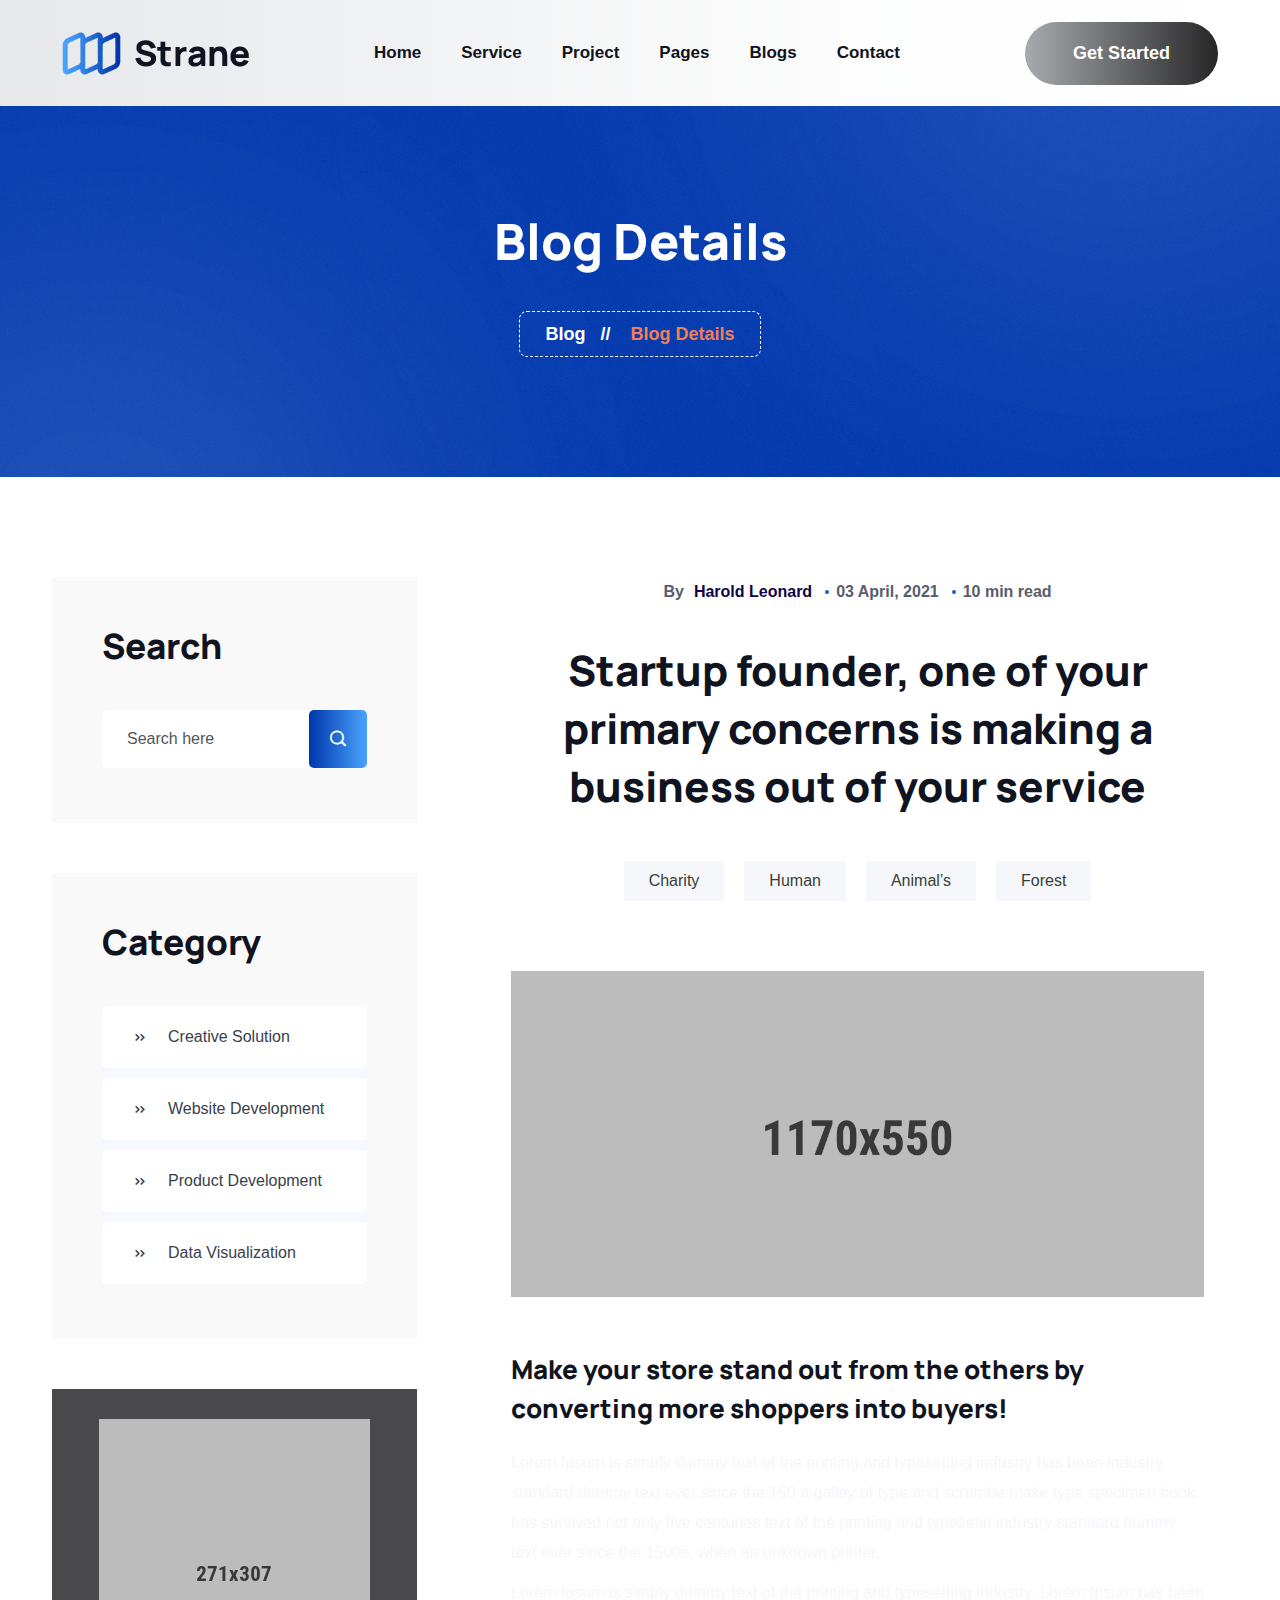
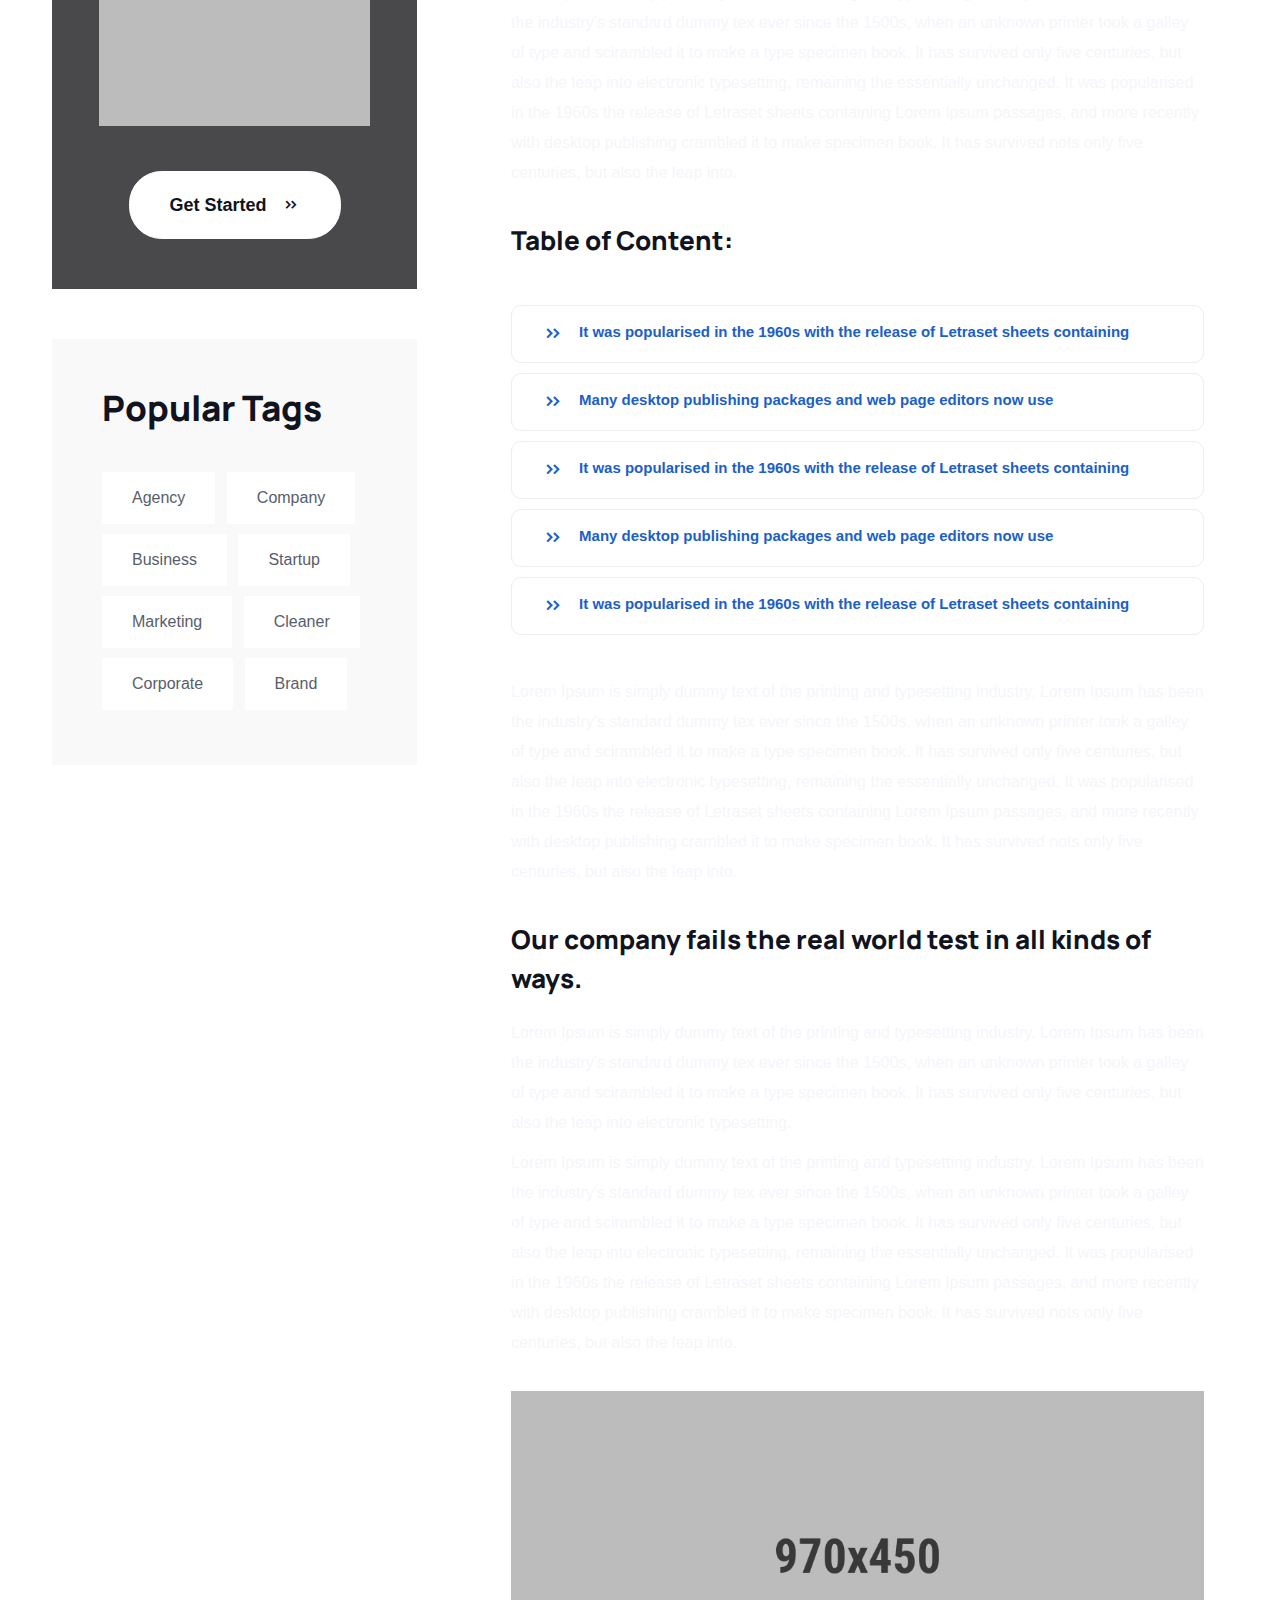
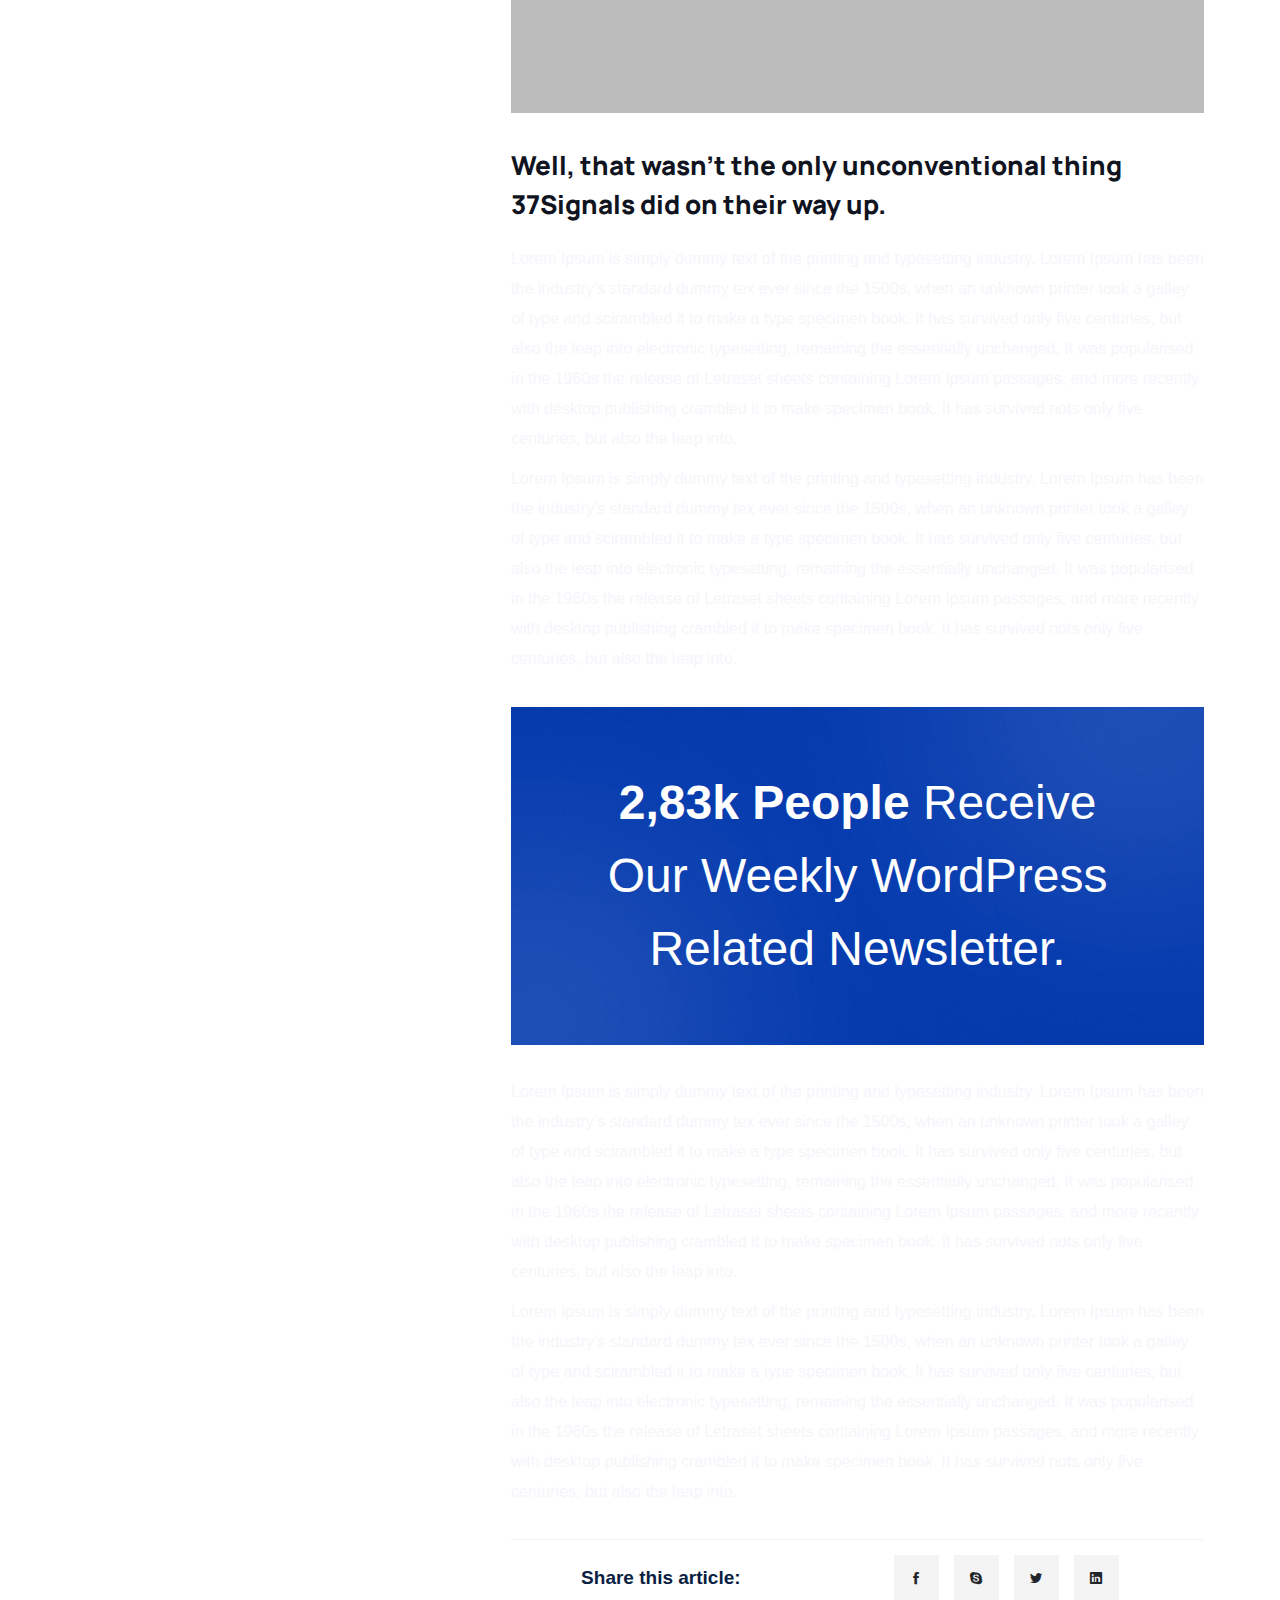
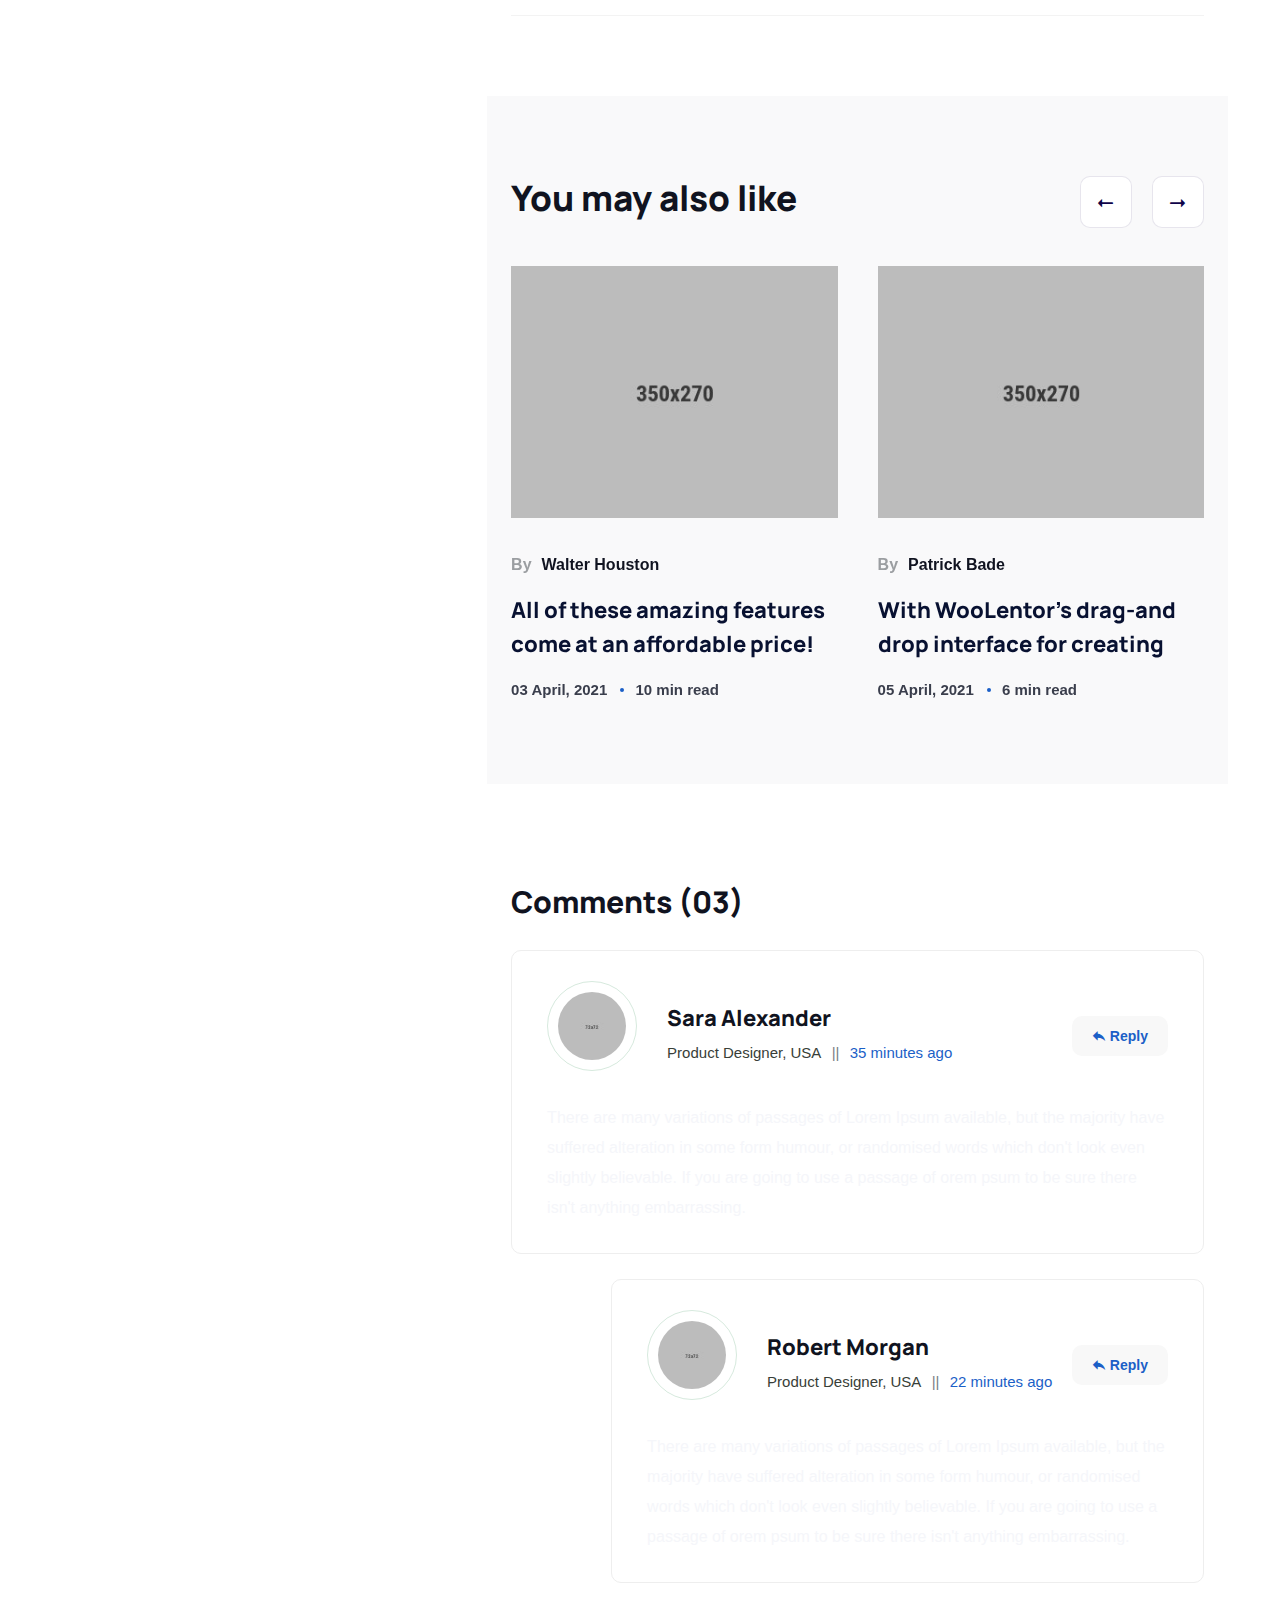
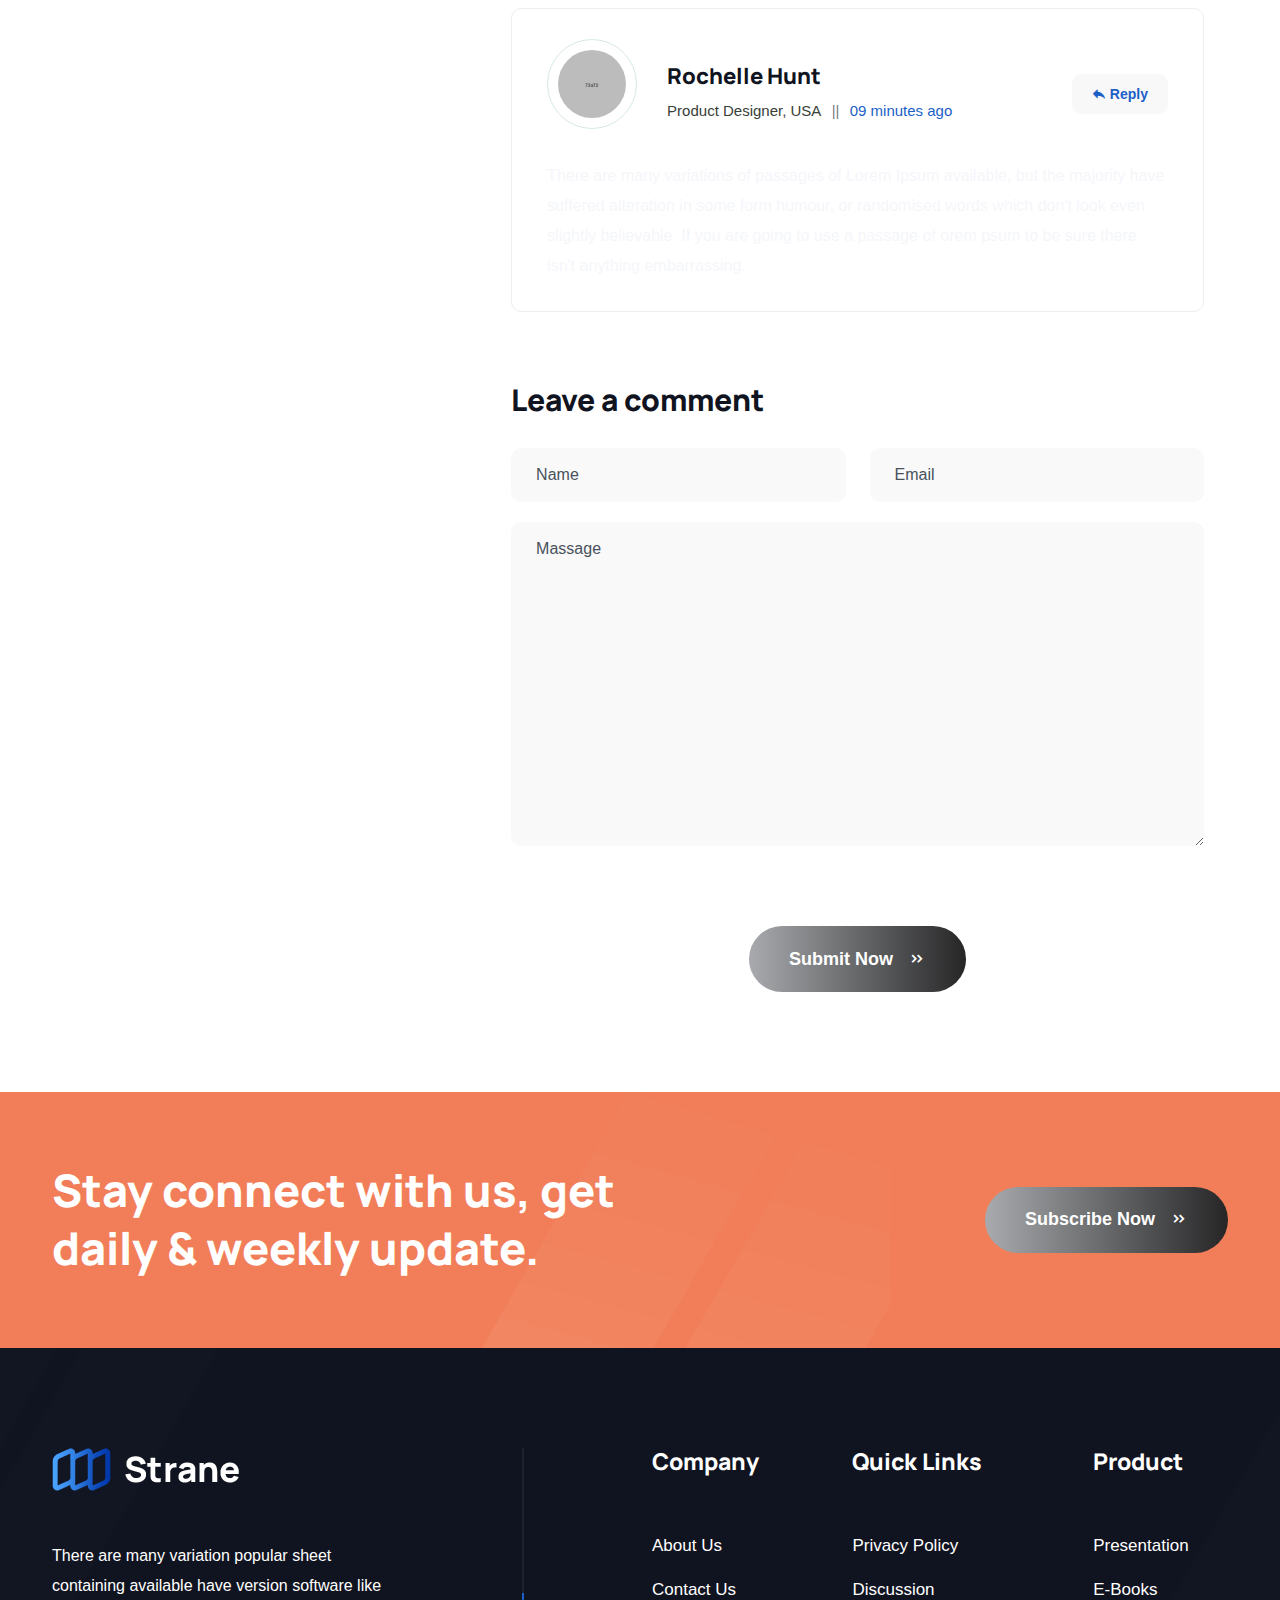
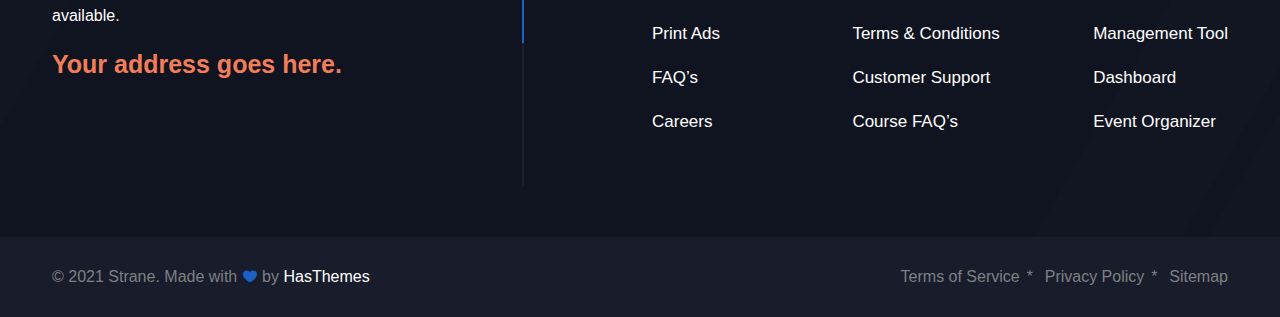
<file: strane/blog-details-left-sidebar.html>
<!DOCTYPE html>
<html lang="zxx">

<head>
    <meta charset="UTF-8">
    <meta http-equiv="X-UA-Compatible" content="IE=edge">
    <title>Strane - Startup Agency Bootstrap 5 Template</title>
    <meta name="robots" content="noindex, follow" />
    <meta name="description" content="">
    <meta name="viewport" content="width=device-width, initial-scale=1.0">

    <!-- ::::::::::::::Favicon icon::::::::::::::-->
    <link rel="shortcut icon" href="assets/images/favicon.ico" type="image/png">

    <!-- ::::::::::::::All CSS Files here :::::::::::::: -->
    <!-- Vendor CSS -->
    <link rel="stylesheet" href="assets/css/vendor/bootstrap.min.css" />
    <link rel="stylesheet" href="assets/css/vendor/icofont.min.css" />
    <link rel="stylesheet" href="assets/css/vendor/jquery-ui.min.css">

    <!-- Plugin CSS -->
    <link rel="stylesheet" href="assets/css/plugins/animate.min.css">
    <link rel="stylesheet" href="assets/css/plugins/swiper-bundle.min.css">

    <!-- Style CSS -->
    <link rel="stylesheet" href="assets/css/style.css">

</head>

<body>

    <main class="main-wrapper">
        <!-- .....:::::: Start Header Section :::::.... -->
        <header class="header-section sticky-header d-none d-lg-block section-fluid-200">
            <div class="header-wrapper">
                <div class="container-fluid">
                    <div class="row justify-content-between align-items-center">
                        <div class="col-auto">
                            <!-- Start Header Logo -->
                            <a href="index.html" class="header-logo">
                                <img src="assets/images/logo/logo.png" alt="">
                            </a>
                            <!-- End Header Logo -->
                        </div>
                        <div class="col-auto d-flex align-items-center">
                            <!-- Start Header Menu -->
                            <ul class="header-nav">
                                <li><a href="index.html">Home</a></li>
                                <li class="has-dropdown">
                                    <a href="service-list.html">Service</a>
                                    <ul class="submenu">
                                        <li><a href="service-list.html">Services</a></li>
                                        <li><a href="service-details.html">Service Details</a></li>
                                    </ul>
                                </li>
                                <li class="has-dropdown">
                                    <a href="portfolio-list.html">Project</a>
                                    <ul class="submenu">
                                        <li><a href="portfolio-list.html">Project</a></li>
                                        <li><a href="portfolio-details.html">Project Details</a></li>
                                    </ul>
                                </li>
                                <li class="has-dropdown">
                                    <a href="index.html">Pages</a>
                                    <ul class="submenu">
                                        <li><a href="about.html">About Us</a></li>
                                        <li><a href="faq.html">FAQ</a></li>
                                        <li><a href="404-error.html">404 Page</a></li>
                                    </ul>
                                </li>
                                <li class="has-dropdown">
                                    <a href="blog-list-left-sidebar.html">Blogs</a>
                                    <ul class="submenu">
                                        <li><a href="blog-list-left-sidebar.html">Blog List Left Sidebar</a></li>
                                        <li><a href="blog-list-right-sidebar.html">Blog List Right Sidebar</a></li>
                                        <li><a href="blog-list-full-width.html">Blog List Full Width</a></li>
                                        <li><a href="blog-details-left-sidebar.html">Blog Details Left Sidebar</a></li>
                                        <li><a href="blog-details-right-sidebar.html">Blog Details Right Sidebar</a></li>
                                        <li><a href="blog-details-full-width.html">Blog Details Full Width</a></li>
                                    </ul>
                                </li>
                                <li><a href="contact.html">Contact</a></li>
                            </ul>
                            <!-- End Header Menu -->
                        </div>
                        <div class="col-auto">
                            <div class="header-btn-link">
                                <a href="contact.html" class="btn btn-lg btn-default">Get Started</a>
                            </div>
                        </div>
                    </div>
                </div>
            </div>
        </header>
        <!-- .....:::::: End Header Section :::::.... -->

        <!-- .....:::::: Start Mobile Header Section :::::.... -->
        <div class="mobile-header d-block d-lg-none">
            <div class="container-fluid">
                <div class="row align-items-center justify-content-between">
                    <div class="col-auto">
                        <div class="mobile-logo">
                            <a href="index.html"><img src="assets/images/logo/logo.png" alt=""></a>
                        </div>
                    </div>
                    <div class="col-auto">
                        <div class="mobile-action-link text-end">
                            <a data-bs-toggle="offcanvas" href="#toggleMenu" role="button"><i class="icofont-navigation-menu"></i></a>
                        </div>
                    </div>
                </div>
            </div>
        </div>
        <!-- .....:::::: Start MobileHeader Section :::::.... -->

        <!--  .....::::: Start Offcanvas Mobile Menu Section :::::.... -->
        <div class="offcanvas offcanvas-start" tabindex="-1" id="toggleMenu">
            <div class="offcanvas-header">
                <!-- Start Header Logo -->
                <a href="index.html" class="header-logo"><img src="assets/images/logo/logo.png" alt=""></a>
                <!-- End Header Logo -->
                <button type="button" class="btn-close text-reset" data-bs-dismiss="offcanvas" aria-label="Close"></button>
            </div>
            <div class="offcanvas-body">
                <!-- Start Offcanvas Mobile Menu Wrapper -->
                <div class="offcanvas-mobile-menu-wrapper">
                    <!-- Start Mobile Menu  -->
                    <div class="mobile-menu-bottom">
                        <!-- Start Mobile Menu Nav -->
                        <div class="offcanvas-menu">
                            <ul>
                                <li><a href="index.html"><span>Home</span></a></li>
                                <li>
                                    <a href="#"><span>Services</span></a>
                                    <ul class="mobile-sub-menu">
                                        <li><a href="service-list.html">Service List</a></li>
                                        <li><a href="service-details.html">Service Details</a></li>
                                    </ul>
                                </li>
                                <li>
                                    <a href="#"><span>Portfolio</span></a>
                                    <ul class="mobile-sub-menu">
                                        <li><a href="portfolio-list.html">Portfolio</a></li>
                                        <li><a href="portfolio-details.html">Portfolio Details</a></li>
                                    </ul>
                                </li>
                                <li>
                                    <a href="#"><span>Pages</span></a>
                                    <ul class="mobile-sub-menu">
                                        <li><a href="about.html"><span>About Us</span></a></li>
                                        <li><a href="faq.html">FAQ</a></li>
                                        <li><a href="404-error.html">404 Page</a></li>
                                    </ul>
                                </li>
                                <li>
                                    <a href="#"><span>Blogs</span></a>
                                    <ul class="mobile-sub-menu">
                                        <li><a href="blog-list-left-sidebar.html">Blog List Left Sidebar</a></li>
                                        <li><a href="blog-list-right-sidebar.html">Blog List Right Sidebar</a></li>
                                        <li><a href="blog-list-full-width.html">Blog List Full Width</a></li>
                                        <li><a href="blog-details-left-sidebar.html">Blog Details Left Sidebar</a></li>
                                        <li><a href="blog-details-right-sidebar.html">Blog Details Right Sidebar</a></li>
                                        <li><a href="blog-details-full-width.html">Blog Details Full Width</a></li>
                                    </ul>
                                </li>
                                <li>
                                    <a href="contact.html"><span>Contact</span></a>
                                </li>
                            </ul>
                        </div> <!-- End Mobile Menu Nav -->
                    </div> <!-- End Mobile Menu -->

                    <!-- Start Mobile contact Info -->
                    <div class="mobile-contact-info text-center">
                        <ul class="social-link">
                            <li><a href="https://example.com"><i class="icofont-facebook"></i></a>
                            </li>
                            <li><a href="https://example.com"><i class="icofont-twitter"></i></a>
                            </li>
                            <li><a href="https://example.com"><i class="icofont-skype"></i></a></li>
                        </ul>
                    </div>
                    <!-- End Mobile contact Info -->

                </div> <!-- End Offcanvas Mobile Menu Wrapper -->
            </div>
        </div>
        <!-- ...:::: End Offcanvas Mobile Menu Section:::... -->

        <!-- Offcanvas Overlay -->
        <div class="offcanvas-overlay"></div>

        <!-- ...::: Start Breadcrumb Section :::... -->
        <div class="breadcrumb-section">
            <div class="box-wrapper">
                <div class="breadcrumb-wrapper">
                    <div class="container">
                        <div class="row text-center">
                            <div class="col-12">
                                <h2 class="breadcrumb-title">Blog Details</h2>
                                <ul class="breadcrumb-nav">
                                    <li><a href="blog-list-left-sidebar.html">Blog</a></li>
                                    <li>Blog Details</li>
                                </ul>
                            </div>
                        </div>
                    </div>
                </div>
            </div>
        </div>
        <!-- ...::: End Breadcrumb Section :::... -->

        <!-- ...::: Start Blog Section :::... -->
        <div class="blog-section section-top-gap-150">
            <div class="box-wrapper">
                <div class="blog-list-wrapper">
                    <div class="container">
                        <div class="row">
                            <div class="col-12">
                                <div class="custome-container-with-sidebar d-flex flex-column-reverse flex-lg-row">
                                    <div class="container-width-37 sidebar-leftside">
                                        <div class="sidebar-wrapper">
                                            <!-- Start Sidebar Widget Single Item - Search -->
                                            <div class="sidebar-widget-singel-item widget-box-bg gray-bg">
                                                <h4 class="title">Search</h4>
                                                <form class="widget-search" action="#" method="post">
                                                    <input type="search" placeholder="Search here" required>
                                                    <button type="submit"><i class="icofont-search-1"></i></button>
                                                </form>
                                            </div>
                                            <!-- End Sidebar Widget Single Item - Search -->

                                            <!-- Start Sidebar Widget Single Item - Service Catagory -->
                                            <div class="sidebar-widget-singel-item widget-box-bg gray-bg">
                                                <h4 class="title">Category</h4>
                                                <ul class="widget-catagory">
                                                    <li><a href=""><i class="icofont-double-right"></i>Creative Solution</a></li>
                                                    <li><a href=""><i class="icofont-double-right"></i>Website Development</a></li>
                                                    <li><a href=""><i class="icofont-double-right"></i>Product Development</a></li>
                                                    <li><a href=""><i class="icofont-double-right"></i>Data Visualization</a></li>
                                                </ul>
                                            </div>
                                            <!-- End Sidebar Widget Single Item - Service Catagory -->

                                            <!-- Start Sidebar Widget Single Item - Side Banner -->
                                            <div class="sidebar-widget-singel-item sidebar-banner">
                                                <div class="image text-center">
                                                    <img class="img-fluid" src="assets/images/background/banner-img-1.png" alt="">
                                                </div>
                                                <div class="d-flex justify-content-center">
                                                    <a href="contact.html" class="btn btn-lg btn-default-alt icon-right">Get Started <i class="icofont-double-right"></i></a>
                                                </div>
                                            </div>
                                            <!-- ENd Sidebar Widget Single Item - Side Banner -->

                                            <!-- Start Sidebar Widget Single Item - Tags -->
                                            <div class="sidebar-widget-singel-item widget-box-bg">
                                                <h4 class="title">popular tags</h4>
                                                <ul class="widget-tags">
                                                    <li><a href="">Agency</a></li>
                                                    <li><a href="">Company</a></li>
                                                    <li><a href="">Business</a></li>
                                                    <li><a href="">Startup</a></li>
                                                    <li><a href="">Marketing</a></li>
                                                    <li><a href="">Cleaner</a></li>

                                                    <li><a href="">Corporate</a></li>
                                                    <li><a href="">Brand</a></li>

                                                </ul>
                                            </div>
                                            <!-- End Sidebar Widget Single Item - Tags -->
                                        </div>
                                    </div>
                                    <div class="container-width-63">
                                        <!-- ...::: Start Blog Details Section :::... -->
                                        <div class="blog-details-section">
                                            <div class="box-wrapper">
                                                <div class="blog-details-wrapper">
                                                    <div class="container">
                                                        <div class="row">
                                                            <!-- Start Blog Details Top Area -->
                                                            <div class="col-12">
                                                                <div class="blog-details-top text-center">
                                                                    <div class="post-meata">
                                                                        <span class="author">By<a href="">Harold Leonard </a></span>
                                                                        <span>03 April, 2021</span>
                                                                        <span>10 min read</span>
                                                                    </div>
                                                                    <h2 class="title">Startup founder, one of your primary
                                                                        concerns is making a business out of your service</h2>
                                                                    <ul class="blog-tag">
                                                                        <li><a href="">Charity</a></li>
                                                                        <li><a href="">Human</a></li>
                                                                        <li><a href="">Animal’s</a></li>
                                                                        <li><a href="">Forest</a></li>
                                                                    </ul>
                                                                </div>
                                                            </div>
                                                            <!-- End Blog Details Top Area -->

                                                            <!-- Start Blog Details Hero Image -->
                                                            <div class="col-12">
                                                                <div class="blog-details-hero-image mb-20">
                                                                    <img class="img-fluid" src="assets/images/blog/blog-details/blog-details-hero-img.jpg" alt="">
                                                                </div>
                                                            </div>
                                                            <!-- End Blog Details Hero Image -->

                                                            <!-- Start Blog Details Content -->
                                                            <div class="col-12">
                                                                <div class="blog-details-content-wrapper default-text-content">
                                                                    <h4 class="subtitle">Make your store stand out from the others by converting more shoppers
                                                                        into buyers!</h4>
                                                                    <p>Lorem Ipsum is simply dummy text of the printing and typesetting industry has been industry standard dummy text ever since the 150
                                                                        a galley of type and scrambe make type specimen book has survived not only five centuries text of the printing and typesetin industry
                                                                        standard dummy text ever since the 1500s, when an unknown printer.</p>

                                                                    <p>Lorem Ipsum is simply dummy text of the printing and typesetting industry. Lorem Ipsum has been the industry's standard dummy tex
                                                                        ever since the 1500s, when an unknown printer took a galley of type and scirambled it to make a type specimen book. It has survived
                                                                        only five centuries, but also the leap into electronic typesetting, remaining the essentially unchanged. It was popularised in the 1960s
                                                                        the release of Letraset sheets containing Lorem Ipsum passages, and more recently with desktop publishing crambled it to make
                                                                        specimen book. It has survived nots only five centuries, but also the leap into.</p>

                                                                    <h4 class="subtitle">Table of Content:</h4>
                                                                    <ul class="default-item-list">
                                                                        <li>
                                                                            <span class="icon"><i class="icofont-double-right"></i></span>
                                                                            <span class="text">It was popularised in the 1960s with the release of Letraset sheets containing</span>
                                                                        </li>
                                                                        <li>
                                                                            <span class="icon"><i class="icofont-double-right"></i></span>
                                                                            <span class="text">Many desktop publishing packages and web page editors now use</span>
                                                                        </li>
                                                                        <li>
                                                                            <span class="icon"><i class="icofont-double-right"></i></span>
                                                                            <span class="text">It was popularised in the 1960s with the release of Letraset sheets containing</span>
                                                                        </li>
                                                                        <li>
                                                                            <span class="icon"><i class="icofont-double-right"></i></span>
                                                                            <span class="text">Many desktop publishing packages and web page editors now use</span>
                                                                        </li>
                                                                        <li>
                                                                            <span class="icon"><i class="icofont-double-right"></i></span>
                                                                            <span class="text">It was popularised in the 1960s with the release of Letraset sheets containing</span>
                                                                        </li>
                                                                    </ul>
                                                                    <p>Lorem Ipsum is simply dummy text of the printing and typesetting industry. Lorem Ipsum has been the industry's standard dummy tex
                                                                        ever since the 1500s, when an unknown printer took a galley of type and scirambled it to make a type specimen book. It has survived
                                                                        only five centuries, but also the leap into electronic typesetting, remaining the essentially unchanged. It was popularised in the 1960s
                                                                        the release of Letraset sheets containing Lorem Ipsum passages, and more recently with desktop publishing crambled it to make
                                                                        specimen book. It has survived nots only five centuries, but also the leap into.</p>

                                                                    <h4 class="subtitle">Our company fails the real world test in all kinds of ways.</h4>
                                                                    <p>Lorem Ipsum is simply dummy text of the printing and typesetting industry. Lorem Ipsum has been the industry's standard dummy tex
                                                                        ever since the 1500s, when an unknown printer took a galley of type and scirambled it to make a type specimen book. It has survived
                                                                        only five centuries, but also the leap into electronic typesetting.</p>
                                                                    <p>Lorem Ipsum is simply dummy text of the printing and typesetting industry. Lorem Ipsum has been the industry's standard dummy tex
                                                                        ever since the 1500s, when an unknown printer took a galley of type and scirambled it to make a type specimen book. It has survived
                                                                        only five centuries, but also the leap into electronic typesetting, remaining the essentially unchanged. It was popularised in the 1960s
                                                                        the release of Letraset sheets containing Lorem Ipsum passages, and more recently with desktop publishing crambled it to make
                                                                        specimen book. It has survived nots only five centuries, but also the leap into.</p>

                                                                    <div class="default-content-image img-responsive">
                                                                        <img src="assets/images/blog/blog-details/blog-details-content-img.jpg" alt="">
                                                                    </div>

                                                                    <h4 class="subtitle">Well, that wasn’t the only unconventional thing 37Signals did on their way up.</h4>
                                                                    <p>Lorem Ipsum is simply dummy text of the printing and typesetting industry. Lorem Ipsum has been the industry's standard dummy tex
                                                                        ever since the 1500s, when an unknown printer took a galley of type and scirambled it to make a type specimen book. It has survived
                                                                        only five centuries, but also the leap into electronic typesetting, remaining the essentially unchanged. It was popularised in the 1960s
                                                                        the release of Letraset sheets containing Lorem Ipsum passages, and more recently with desktop publishing crambled it to make
                                                                        specimen book. It has survived nots only five centuries, but also the leap into.</p>

                                                                    <p>Lorem Ipsum is simply dummy text of the printing and typesetting industry. Lorem Ipsum has been the industry's standard dummy tex
                                                                        ever since the 1500s, when an unknown printer took a galley of type and scirambled it to make a type specimen book. It has survived
                                                                        only five centuries, but also the leap into electronic typesetting, remaining the essentially unchanged. It was popularised in the 1960s
                                                                        the release of Letraset sheets containing Lorem Ipsum passages, and more recently with desktop publishing crambled it to make
                                                                        specimen book. It has survived nots only five centuries, but also the leap into.</p>

                                                                    <div class="content-banner">
                                                                        <strong>2,83k People</strong> Receive Our Weekly WordPress Related Newsletter.
                                                                    </div>

                                                                    <p>Lorem Ipsum is simply dummy text of the printing and typesetting industry. Lorem Ipsum has been the industry's standard dummy tex
                                                                        ever since the 1500s, when an unknown printer took a galley of type and scirambled it to make a type specimen book. It has survived
                                                                        only five centuries, but also the leap into electronic typesetting, remaining the essentially unchanged. It was popularised in the 1960s
                                                                        the release of Letraset sheets containing Lorem Ipsum passages, and more recently with desktop publishing crambled it to make
                                                                        specimen book. It has survived nots only five centuries, but also the leap into.</p>

                                                                    <p>Lorem Ipsum is simply dummy text of the printing and typesetting industry. Lorem Ipsum has been the industry's standard dummy tex
                                                                        ever since the 1500s, when an unknown printer took a galley of type and scirambled it to make a type specimen book. It has survived
                                                                        only five centuries, but also the leap into electronic typesetting, remaining the essentially unchanged. It was popularised in the 1960s
                                                                        the release of Letraset sheets containing Lorem Ipsum passages, and more recently with desktop publishing crambled it to make
                                                                        specimen book. It has survived nots only five centuries, but also the leap into.</p>
                                                                </div>
                                                            </div>
                                                            <!-- ENd Blog Details Content -->

                                                            <!-- Start Blog  Share -->
                                                            <div class="col-12">
                                                                <div class="blog-share ">
                                                                    <div class="text">Share this article:</div>
                                                                    <ul class="social-link">
                                                                        <li><a href="https://example.com/" target="_blank" rel="noopener noreferrer"><i class="icofont-facebook"></i></a></li>
                                                                        <li><a href="https://example.com/" target="_blank" rel="noopener noreferrer"><i class="icofont-skype"></i></a></li>
                                                                        <li><a href="https://example.com/" target="_blank" rel="noopener noreferrer"><i class="icofont-twitter"></i></a></li>
                                                                        <li><a href="https://example.com/" target="_blank" rel="noopener noreferrer"><i class="icofont-linkedin"></i></a></li>
                                                                    </ul>
                                                                </div>
                                                            </div>
                                                            <!-- End Blog  Share -->
                                                        </div>
                                                    </div>
                                                </div>
                                            </div>
                                        </div>
                                        <!-- ...::: End Blog Details Section :::... -->

                                        <!-- ...::: Start Blog Feed Display Section :::... -->
                                        <div class="blog-feed-display-section mt-80 section-inner-bg section-inner-padding-80">
                                            <div class="box-wrapper">
                                                <!-- Start Section Warpper -->
                                                <div class="section-wrapper ">
                                                    <div class="container">
                                                        <div class="row justify-content-center">
                                                            <div class="col-12 pos-relative d-flex flex-column flex-sm-row justify-content-between align-items-center">
                                                                <div class="section-content">
                                                                    <h2 class="section-subtitle">You may also like</h2>
                                                                </div>

                                                                <!-- If we need navigation buttons -->
                                                                <div class="top-slider-buttons">
                                                                    <div class="slider-button button-prev"><i class="icofont-long-arrow-left"></i></div>
                                                                    <div class="slider-button button-next"><i class="icofont-long-arrow-right"></i></div>
                                                                </div>
                                                            </div>
                                                        </div>
                                                    </div>
                                                </div>
                                                <!-- End Section Warpper -->
                                                <!-- Start Blog Feed Wrapper -->
                                                <div class="blog-feed-wrapper">
                                                    <div class="container">
                                                        <div class="row">
                                                            <div class="col-12">
                                                                <!-- Start Blog Feed Slider -->
                                                                <div class="blog-feed-slider blog-feed-slider-style-2">
                                                                    <!-- Slider main container -->
                                                                    <div class="swiper-container">
                                                                        <!-- Additional required wrapper -->
                                                                        <div class="swiper-wrapper">
                                                                            <!-- Slides -->
                                                                            <!-- Start Blog List Single Item -->
                                                                            <div class="blog-list-single-item swiper-slide">
                                                                                <a href="blog-details-full-width.html" class="image"><img src="assets/images/blog/blog-list/blog-list-single-item-img-1.jpg" alt=""></a>
                                                                                <div class="content">
                                                                                    <span class="author">By<a href="">Walter Houston</a></span>
                                                                                    <h5 class="title"><a href="blog-details-full-width.html">All of these amazing features come at an affordable price!</a></h5>

                                                                                    <div class="post-info">
                                                                                        <span>03 April, 2021</span>
                                                                                        <span>10 min read</span>
                                                                                    </div>
                                                                                </div>
                                                                            </div>
                                                                            <!-- End Blog List Single Item -->
                                                                            <!-- Start Blog List Single Item -->
                                                                            <div class="blog-list-single-item swiper-slide">
                                                                                <a href="blog-details-full-width.html" class="image"><img src="assets/images/blog/blog-list/blog-list-single-item-img-2.jpg" alt=""></a>
                                                                                <div class="content">
                                                                                    <span class="author">By<a href="">Patrick Bade</a></span>
                                                                                    <h5 class="title"><a href="blog-details-full-width.html">With WooLentor's drag-and
                                                                                            drop interface for creating</a></h5>

                                                                                    <div class="post-info">
                                                                                        <span>05 April, 2021</span>
                                                                                        <span>6 min read</span>
                                                                                    </div>
                                                                                </div>
                                                                            </div>
                                                                            <!-- End Blog List Single Item -->
                                                                            <!-- Start Blog List Single Item -->
                                                                            <div class="blog-list-single-item swiper-slide">
                                                                                <a href="blog-details-full-width.html" class="image"><img src="assets/images/blog/blog-list/blog-list-single-item-img-3.jpg" alt=""></a>
                                                                                <div class="content">
                                                                                    <span class="author">By<a href="">Janet Harbin</a></span>
                                                                                    <h5 class="title"><a href="blog-details-full-width.html">Don't Waste Time! 6 Facts Until You Reach Your Portfolio</a></h5>

                                                                                    <div class="post-info">
                                                                                        <span>11 April, 2021</span>
                                                                                        <span>13 min read</span>
                                                                                    </div>
                                                                                </div>
                                                                            </div>
                                                                            <!-- End Blog List Single Item -->
                                                                            <!-- Start Blog List Single Item -->
                                                                            <div class="blog-list-single-item swiper-slide">
                                                                                <a href="blog-details-full-width.html" class="image"><img src="assets/images/blog/blog-list/blog-list-single-item-img-4.jpg" alt=""></a>
                                                                                <div class="content">
                                                                                    <span class="author">By<a href="">	Jennifer Johnson</a></span>
                                                                                    <h5 class="title"><a href="blog-details-full-width.html">Make your store stand out
                                                                                            from the others by converting</a></h5>

                                                                                    <div class="post-info">
                                                                                        <span>12 April, 2021</span>
                                                                                        <span>08 min read</span>
                                                                                    </div>
                                                                                </div>
                                                                            </div>
                                                                            <!-- End Blog List Single Item -->
                                                                            <!-- Start Blog List Single Item -->
                                                                            <div class="blog-list-single-item swiper-slide">
                                                                                <a href="blog-details-full-width.html" class="image"><img src="assets/images/blog/blog-list/blog-list-single-item-img-5.jpg" alt=""></a>
                                                                                <div class="content">
                                                                                    <span class="author">By<a href="">Phyllis Garcia</a></span>
                                                                                    <h5 class="title"><a href="blog-details-full-width.html">These Secrets Tips Will Make Your Portfolio Look Amazing</a></h5>

                                                                                    <div class="post-info">
                                                                                        <span>17 April, 2021</span>
                                                                                        <span>09 min read</span>
                                                                                    </div>
                                                                                </div>
                                                                            </div>
                                                                            <!-- End Blog List Single Item -->
                                                                            <!-- Start Blog List Single Item -->
                                                                            <div class="blog-list-single-item swiper-slide">
                                                                                <a href="blog-details-full-width.html" class="image"><img src="assets/images/blog/blog-list/blog-list-single-item-img-6.jpg" alt=""></a>
                                                                                <div class="content">
                                                                                    <span class="author">By<a href="">Mario Stitt</a></span>
                                                                                    <h5 class="title"><a href="blog-details-full-width.html">Take Advantage Of Portfolio - Read These 6 Tips</a></h5>
                                                                                    <div class="post-info">
                                                                                        <span>21 April, 2021</span>
                                                                                        <span>16 min read</span>
                                                                                    </div>
                                                                                </div>
                                                                            </div>
                                                                            <!-- End Blog List Single Item -->
                                                                        </div>
                                                                    </div>
                                                                </div>
                                                                <!-- End Blog Feed Slider -->
                                                            </div>
                                                        </div>
                                                    </div>
                                                </div>
                                                <!-- End Blog Feed Wrapper -->
                                            </div>
                                        </div>
                                        <!-- ...::: End Blog Feed Display Section :::... -->

                                        <!-- ...::: Start Blog Comment Section :::... -->
                                        <div class="blog-comment-section section-top-gap-100">
                                            <div class="box-wrappper">
                                                <!-- Start Comment Wrapper -->
                                                <div class="comment-wrapper">
                                                    <div class="container">
                                                        <div class="row">
                                                            <div class="col-12">
                                                                <div class="comment-area">
                                                                    <h4 class="title">Comments (03)</h4>
                                                                    <!-- Start Comment List Items -->
                                                                    <ul class="comment-list-items">
                                                                        <!-- Start Comment List Single Item -->
                                                                        <li class="comment-list-single-item">
                                                                            <div class="comment-list-single-wrap">
                                                                                <div class="top">

                                                                                    <div class="user-details">
                                                                                        <div class="image">
                                                                                            <img src="assets/images/user/user-1.jpg" alt="">
                                                                                        </div>
                                                                                        <div class="user-info">
                                                                                            <h5 class="name">Sara Alexander</h5>
                                                                                            <div class="user-info-details">
                                                                                                <span class="profession">Product Designer, USA </span>
                                                                                                <span class="time">35 minutes ago</span>
                                                                                            </div>
                                                                                        </div>
                                                                                    </div>

                                                                                    <button class="reply-btn"><i class="icofont-reply"></i> Reply</button>
                                                                                </div>
                                                                                <div class="bottom">
                                                                                    <p>There are many variations of passages of Lorem Ipsum available, but the majority have suffered alteration in some form
                                                                                        humour, or randomised words which don't look even slightly believable. If you are going to use a passage of orem psum
                                                                                        to be sure there isn't anything embarrassing.</p>
                                                                                </div>
                                                                            </div>

                                                                            <!-- If Has Reply -->
                                                                            <ul class="has-reply">
                                                                                <!-- Start Comment List Single Item -->
                                                                                <li class="comment-list-single-item">
                                                                                    <div class="comment-list-single-wrap">
                                                                                        <div class="top">

                                                                                            <div class="user-details">
                                                                                                <div class="image">
                                                                                                    <img src="assets/images/user/user-2.jpg" alt="">
                                                                                                </div>
                                                                                                <div class="user-info">
                                                                                                    <h5 class="name">Robert Morgan</h5>
                                                                                                    <div class="user-info-details">
                                                                                                        <span class="profession">Product Designer, USA </span>
                                                                                                        <span class="time">22 minutes ago</span>
                                                                                                    </div>
                                                                                                </div>
                                                                                            </div>

                                                                                            <button class="reply-btn"><i class="icofont-reply"></i> Reply</button>
                                                                                        </div>
                                                                                        <div class="bottom">
                                                                                            <p>There are many variations of passages of Lorem Ipsum available, but the majority have suffered alteration in some form
                                                                                                humour, or randomised words which don't look even slightly believable. If you are going to use a passage of orem psum
                                                                                                to be sure there isn't anything embarrassing.</p>
                                                                                        </div>
                                                                                    </div>
                                                                                </li>
                                                                                <!-- End Comment List Single Item -->
                                                                            </ul>
                                                                        </li>
                                                                        <!-- End Comment List Single Item -->
                                                                        <!-- Start Comment List Single Item -->
                                                                        <li class="comment-list-single-item">
                                                                            <div class="comment-list-single-wrap">
                                                                                <div class="top">

                                                                                    <div class="user-details">
                                                                                        <div class="image">
                                                                                            <img src="assets/images/user/user-3.jpg" alt="">
                                                                                        </div>
                                                                                        <div class="user-info">
                                                                                            <h5 class="name">Rochelle Hunt</h5>
                                                                                            <div class="user-info-details">
                                                                                                <span class="profession">Product Designer, USA </span>
                                                                                                <span class="time">09 minutes ago</span>
                                                                                            </div>
                                                                                        </div>
                                                                                    </div>

                                                                                    <button class="reply-btn"><i class="icofont-reply"></i> Reply</button>
                                                                                </div>
                                                                                <div class="bottom">
                                                                                    <p>There are many variations of passages of Lorem Ipsum available, but the majority have suffered alteration in some form
                                                                                        humour, or randomised words which don't look even slightly believable. If you are going to use a passage of orem psum
                                                                                        to be sure there isn't anything embarrassing.</p>
                                                                                </div>
                                                                            </div>
                                                                        </li>
                                                                        <!-- End Comment List Single Item -->
                                                                    </ul>
                                                                    <!-- End Comment List Items -->
                                                                </div>
                                                            </div>
                                                        </div>
                                                    </div>
                                                </div>
                                                <!-- End Comment Wrapper -->
                                            </div>
                                        </div>
                                        <!-- ...::: End Blog Comment Section :::... -->

                                        <!-- ...::: Start Blog Comment Section :::... -->
                                        <div class="blog-form-section section-top-gap-70">
                                            <div class="box-wrappper">
                                                <!-- Start Comment Wrapper -->
                                                <div class="form-wrapper">
                                                    <div class="container">
                                                        <div class="row">
                                                            <div class="col-12">
                                                                <div class="comment-area">
                                                                    <h4 class="title mb-30">Leave a comment</h4>
                                                                    <form class="default-form" action="#" method="post">
                                                                        <div class="row">
                                                                            <div class="col-lg-6 mb-20">
                                                                                <div class="default-form-single-item">
                                                                                    <input type="text" placeholder="Name" required>
                                                                                </div>
                                                                            </div>
                                                                            <div class="col-lg-6 mb-20">
                                                                                <div class="default-form-single-item">
                                                                                    <input type="email" placeholder="Email" required>
                                                                                </div>
                                                                            </div>
                                                                            <div class="col-lg-12">
                                                                                <div class="default-form-single-item">
                                                                                    <textarea placeholder="Massage" rows="10"></textarea>
                                                                                </div>
                                                                            </div>
                                                                            <div class="col-lg-12 text-center">
                                                                                <button type="submit" class="btn btn-lg btn-default icon-right submit-btn">Submit Now <i class="icofont-double-right"></i></button>
                                                                            </div>
                                                                        </div>
                                                                    </form>
                                                                </div>
                                                            </div>
                                                        </div>
                                                    </div>
                                                </div>
                                                <!-- End Comment Wrapper -->
                                            </div>
                                        </div>
                                        <!-- ...::: End Blog Comment Section :::... -->
                                    </div>
                                </div>
                            </div>
                        </div>
                    </div>
                </div>
            </div>
        </div>
        <!-- ...::: End Blog List Section :::... -->

        <!-- Start Subscribe Banner -->
        <div class="subscribe-banner section-top-gap-150">
            <div class="container">
                <div class="row justify-content-between align-items-center">
                    <div class="col-lg-6 col-xl-6">
                        <div class="content">
                            <h6 class="big-text">Stay connect with us, get daily & weekly update.</h6>
                        </div>
                    </div>
                    <div class="col-auto">
                        <a href="contact.html" class="btn btn-lg btn-default icon-right">Subscribe Now <i
                                class="icofont-double-right"></i></a>
                    </div>
                </div>
            </div>
        </div>
        <!-- End Subscribe Banner -->

        <!-- ...::: Start Footer Section :::... -->
        <footer class="footer-section section-top-gap-0">
            <div class="box-wrapper">
                <!-- Start Footer Top -->
                <div class="footer-top footer-top-style-2">
                    <div class="container">
                        <div class="row">
                            <div class="col-12">
                                <div class="footer-top-box">
                                    <div class="footer-top-left">
                                        <!-- Start Footer Single Widget - About -->
                                        <div class="footer-single-widget footer-about">
                                            <a href="index.html" class="footer-logo">
                                                <img src="assets/images/logo/logo-dark.png" alt="">
                                            </a>
                                            <p>There are many variation popular sheet
                                                containing available have version software
                                                like available.</p>
                                            <address>Your address goes here.</address>
                                        </div>
                                        <!-- End Footer Single Widget - About-->
                                    </div>
                                    <div class="footer-top-right">
                                        <!-- Start Footer Single Widget - Footer Menu -->
                                        <div class="footer-single-widget footer-menu">
                                            <h5 class="footer-title">Company</h5>
                                            <ul class="footer-nav">
                                                <li><a href="about.html">About Us</a></li>
                                                <li><a href="contact.html">Contact Us</a></li>
                                                <li><a href="">Print Ads</a></li>
                                                <li><a href="faq.html">FAQ’s</a></li>
                                                <li><a href="">Careers</a></li>
                                            </ul>
                                        </div>
                                        <!-- End Footer Single Widget - Footer Menu-->
                                        <!-- Start Footer Single Widget - Footer Menu -->
                                        <div class="footer-single-widget footer-menu">
                                            <h5 class="footer-title">Quick Links</h5>
                                            <ul class="footer-nav">
                                                <li><a href="">Privacy Policy</a></li>
                                                <li><a href="">Discussion</a></li>
                                                <li><a href="">Terms & Conditions</a></li>
                                                <li><a href=""> Customer Support</a></li>
                                                <li><a href="">Course FAQ’s</a></li>
                                            </ul>
                                        </div>
                                        <!-- End Footer Single Widget - Footer Menu-->
                                        <!-- Start Footer Single Widget - Footer Menu -->
                                        <div class="footer-single-widget footer-menu">
                                            <h5 class="footer-title">Product</h5>
                                            <ul class="footer-nav">
                                                <li><a href="">Presentation</a></li>
                                                <li><a href="">E-Books</a></li>
                                                <li><a href="">Management Tool</a></li>
                                                <li><a href="">Dashboard</a></li>
                                                <li><a href="">Event Organizer</a></li>
                                            </ul>
                                        </div>
                                        <!-- End Footer Single Widget - Footer Menu-->
                                    </div>
                                </div>
                            </div>
                        </div>
                    </div>
                </div>
                <!-- End Footer Top -->

                <!-- Start Footer Bottom -->
                <div class="footer-bottom">
                    <div class="container">
                        <div class="row justify-content-center justify-content-md-between align-items-center">
                            <div class="col-auto">
                                <p class="copytight-text">&copy; 2021 Strane. Made with <i class="icofont-heart"></i> by <a href="https://hasthemes.com/" target="_blank" rel="noopener noreferrer">HasThemes</a></p>
                            </div>

                            <div class="col-auto">
                                <ul class="footer-bottom-link">
                                    <li> <a href="">Terms of Service </a></li>
                                    <li><a href="">Privacy Policy</a></li>
                                    <li><a href="">Sitemap</a></li>
                                </ul>
                            </div>
                        </div>
                    </div>
                </div>
                <!-- End Footer Bottom -->
            </div>
        </footer>
        <!-- ...::: End Footer Section :::... -->

        <!-- material-scrolltop button -->
        <button class="material-scrolltop" type="button"></button>
    </main>

    <!-- ::::::::::::::All JS Files here :::::::::::::: -->
    <!-- Global Vendor -->
    <script src="assets/js/vendor/modernizr-3.11.2.min.js"></script>
    <script src="assets/js/vendor/jquery-3.6.0.min.js"></script>
    <script src="assets/js/vendor/jquery-migrate-3.3.2.min.js"></script>
    <script src="assets/js/vendor/bootstrap.bundle.min.js"></script>
    <script src="assets/js/vendor/jquery-ui.min.js"></script>

    <!--Plugins JS-->
    <script src="assets/js/plugins/swiper-bundle.min.js"></script>
    <script src="assets/js/plugins/jquery.waypoints.js"></script>
    <script src="assets/js/plugins/counter.js"></script>
    <script src="assets/js/plugins/images-loaded.min.js"></script>
    <script src="assets/js/plugins/isotope.pkgd.min.js"></script>
    <script src="assets/js/plugins/ajax-mail.js"></script>
    <script src="assets/js/plugins/material-scrolltop.js"></script>

    <!--Main JS (Common Activation Codes)-->
    <script src="assets/js/main.js"></script>

</body>

</html>
</file>
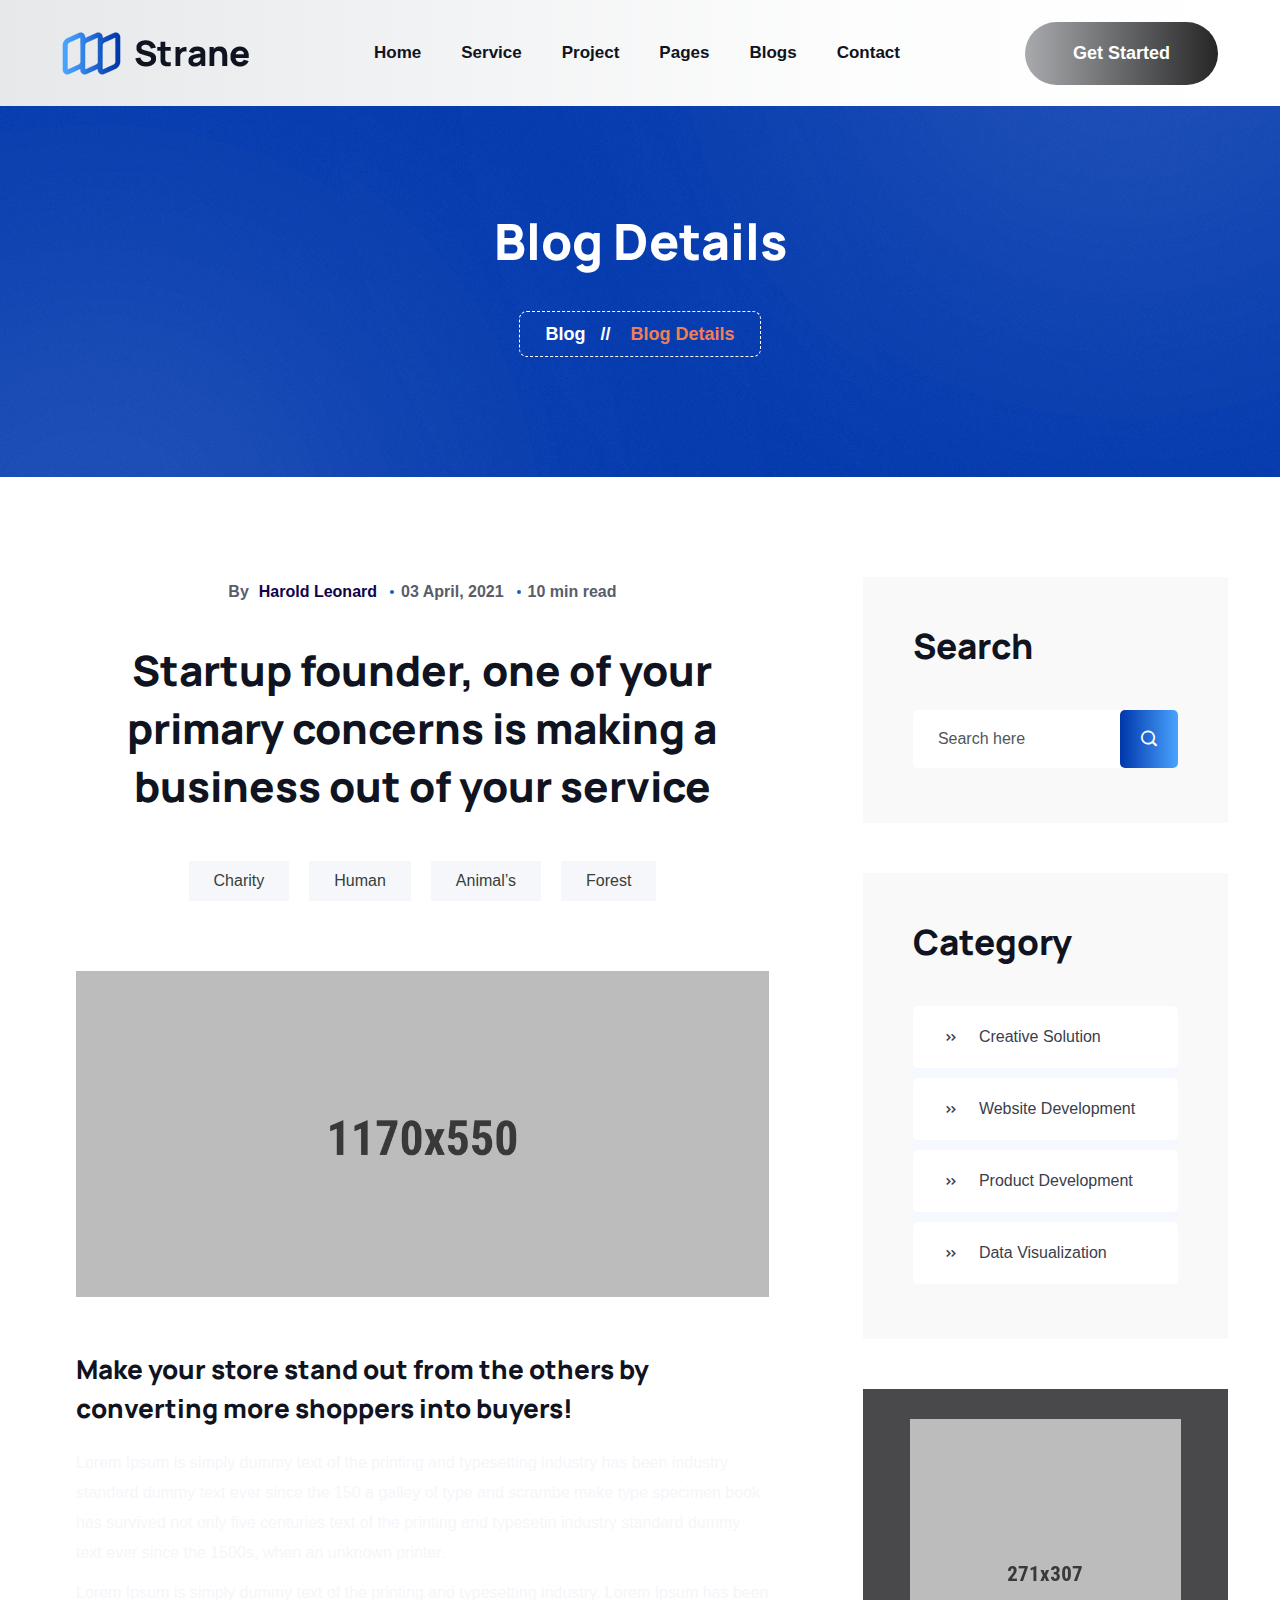
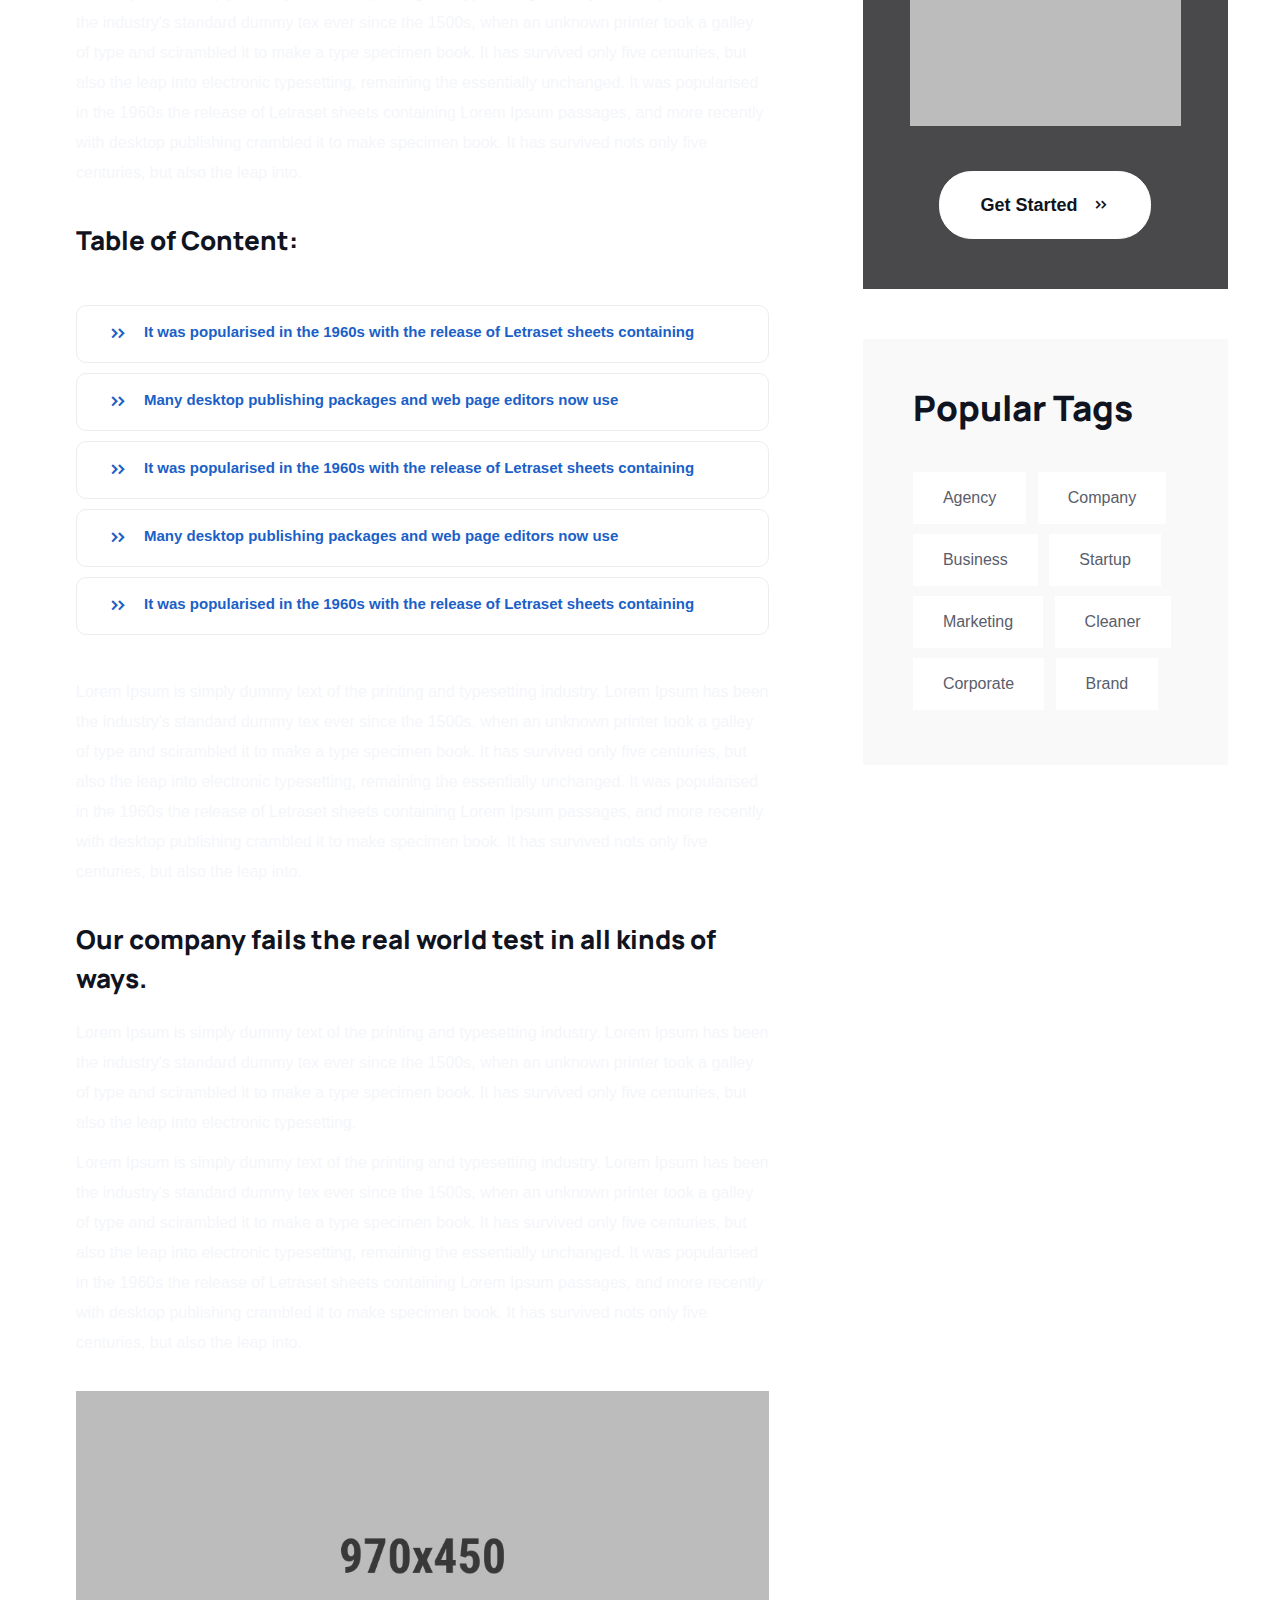
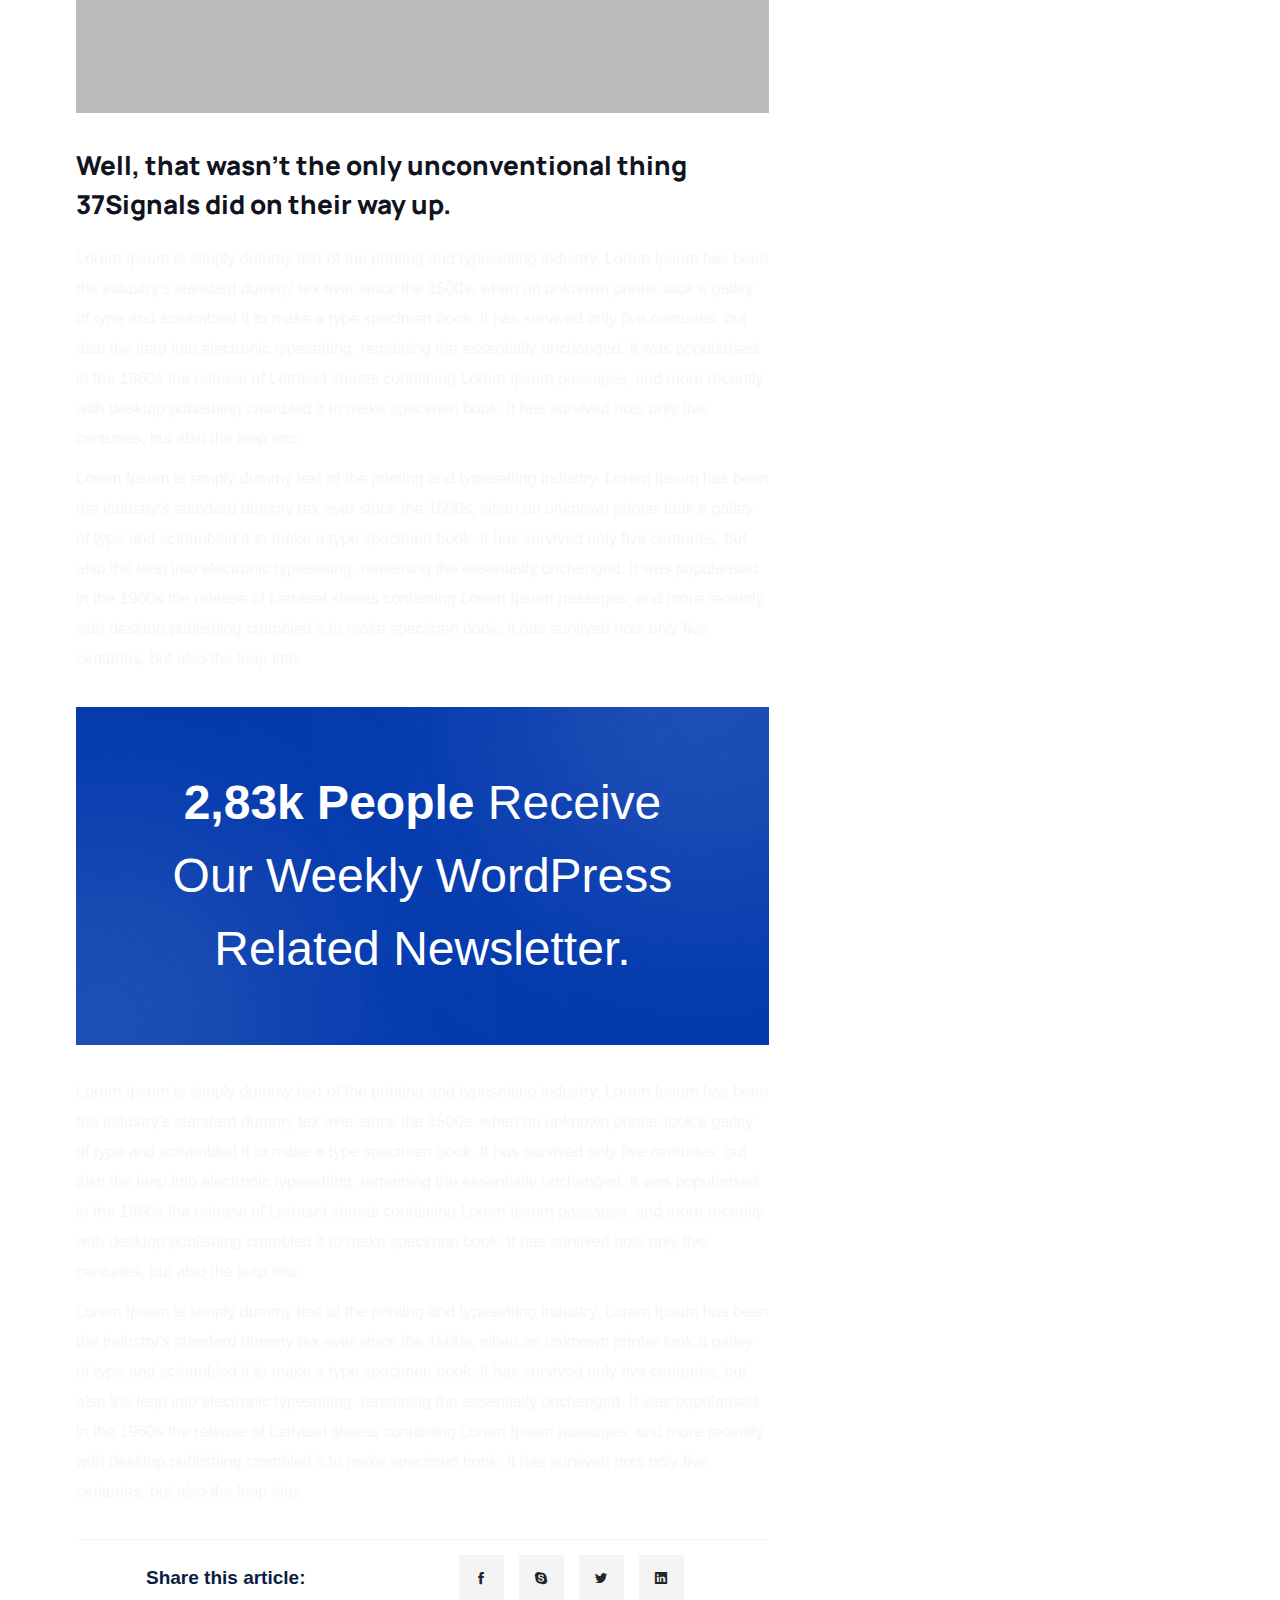
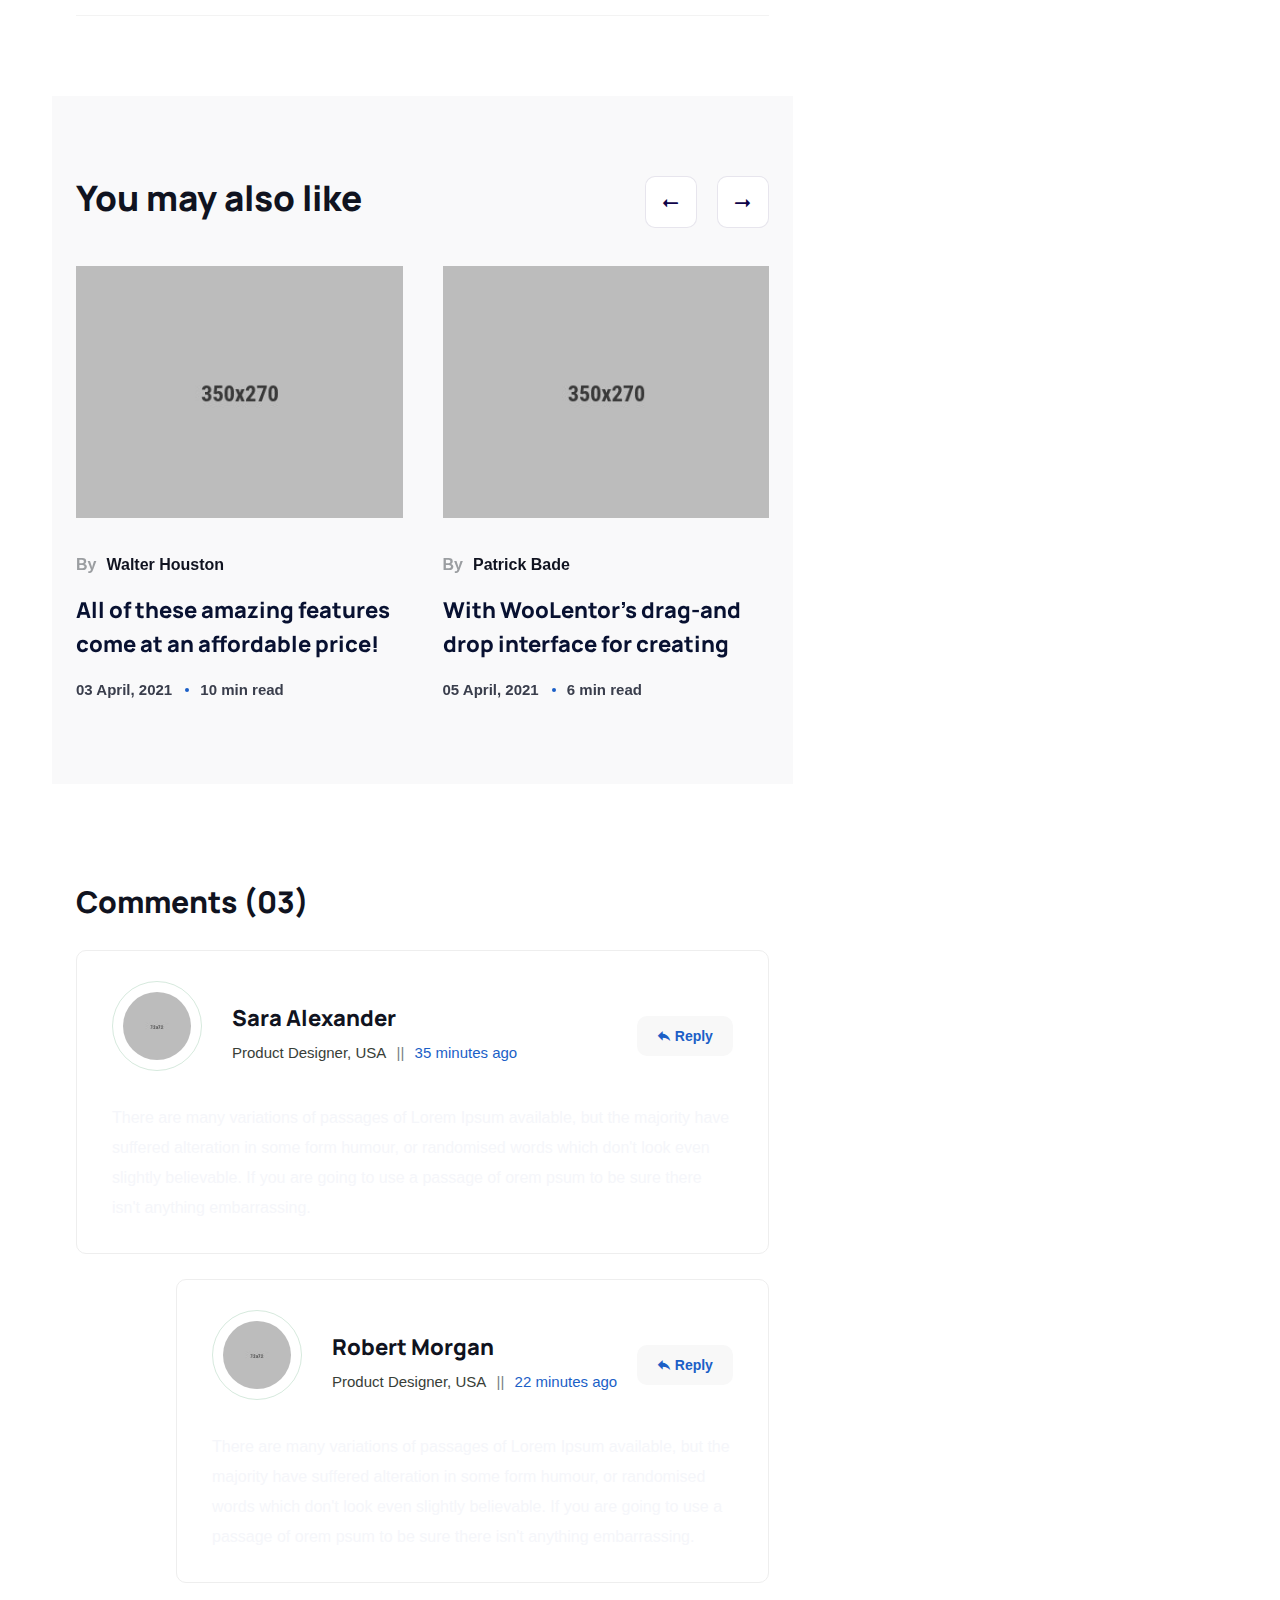
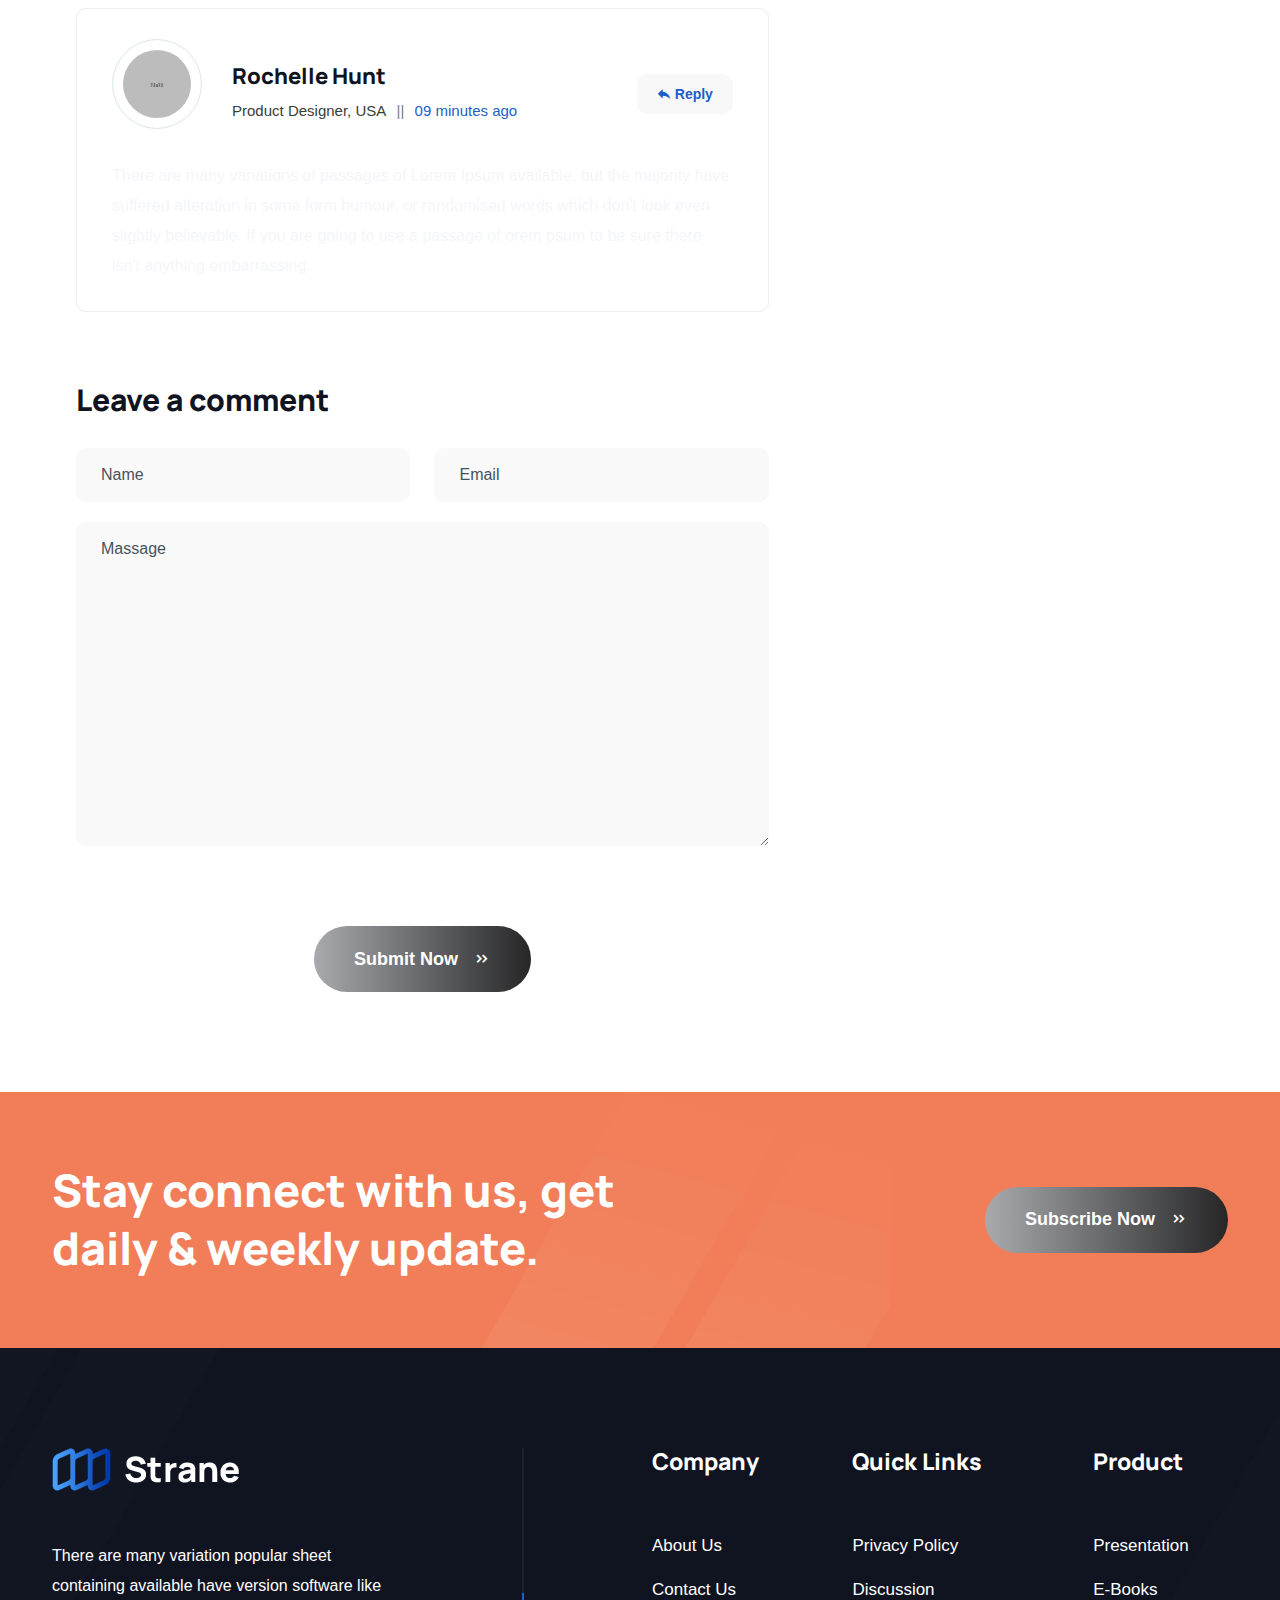
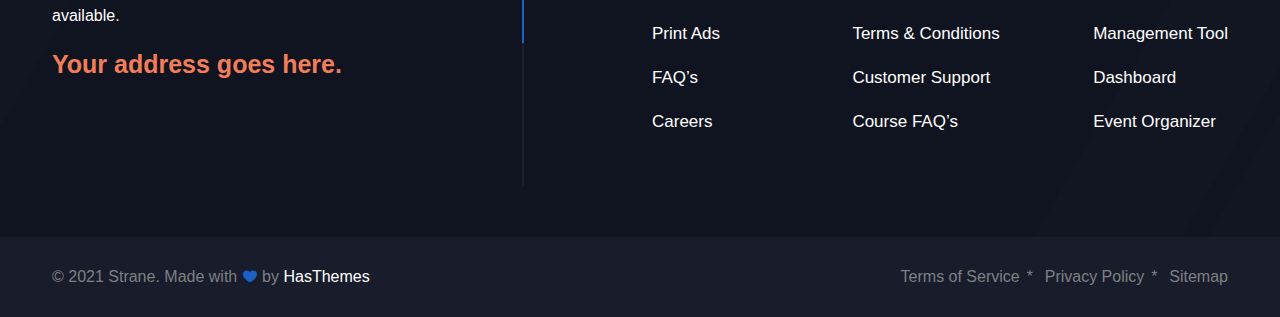
<file: strane/blog-details-right-sidebar.html>
<!DOCTYPE html>
<html lang="zxx">

<head>
    <meta charset="UTF-8">
    <meta http-equiv="X-UA-Compatible" content="IE=edge">
    <title>Strane - Startup Agency Bootstrap 5 Template</title>
    <meta name="robots" content="noindex, follow" />
    <meta name="description" content="">
    <meta name="viewport" content="width=device-width, initial-scale=1.0">

    <!-- ::::::::::::::Favicon icon::::::::::::::-->
    <link rel="shortcut icon" href="assets/images/favicon.ico" type="image/png">

    <!-- ::::::::::::::All CSS Files here :::::::::::::: -->
    <!-- Vendor CSS -->
    <link rel="stylesheet" href="assets/css/vendor/bootstrap.min.css" />
    <link rel="stylesheet" href="assets/css/vendor/icofont.min.css" />
    <link rel="stylesheet" href="assets/css/vendor/jquery-ui.min.css">

    <!-- Plugin CSS -->
    <link rel="stylesheet" href="assets/css/plugins/animate.min.css">
    <link rel="stylesheet" href="assets/css/plugins/swiper-bundle.min.css">

    <!-- Style CSS -->
    <link rel="stylesheet" href="assets/css/style.css">

</head>

<body>

    <main class="main-wrapper">
        <!-- .....:::::: Start Header Section :::::.... -->
        <header class="header-section sticky-header d-none d-lg-block section-fluid-200">
            <div class="header-wrapper">
                <div class="container-fluid">
                    <div class="row justify-content-between align-items-center">
                        <div class="col-auto">
                            <!-- Start Header Logo -->
                            <a href="index.html" class="header-logo">
                                <img src="assets/images/logo/logo.png" alt="">
                            </a>
                            <!-- End Header Logo -->
                        </div>
                        <div class="col-auto d-flex align-items-center">
                            <!-- Start Header Menu -->
                            <ul class="header-nav">
                                <li><a href="index.html">Home</a></li>
                                <li class="has-dropdown">
                                    <a href="service-list.html">Service</a>
                                    <ul class="submenu">
                                        <li><a href="service-list.html">Services</a></li>
                                        <li><a href="service-details.html">Service Details</a></li>
                                    </ul>
                                </li>
                                <li class="has-dropdown">
                                    <a href="portfolio-list.html">Project</a>
                                    <ul class="submenu">
                                        <li><a href="portfolio-list.html">Project</a></li>
                                        <li><a href="portfolio-details.html">Project Details</a></li>
                                    </ul>
                                </li>
                                <li class="has-dropdown">
                                    <a href="index.html">Pages</a>
                                    <ul class="submenu">
                                        <li><a href="about.html">About Us</a></li>
                                        <li><a href="faq.html">FAQ</a></li>
                                        <li><a href="404-error.html">404 Page</a></li>
                                    </ul>
                                </li>
                                <li class="has-dropdown">
                                    <a href="blog-list-left-sidebar.html">Blogs</a>
                                    <ul class="submenu">
                                        <li><a href="blog-list-left-sidebar.html">Blog List Left Sidebar</a></li>
                                        <li><a href="blog-list-right-sidebar.html">Blog List Right Sidebar</a></li>
                                        <li><a href="blog-list-full-width.html">Blog List Full Width</a></li>
                                        <li><a href="blog-details-left-sidebar.html">Blog Details Left Sidebar</a></li>
                                        <li><a href="blog-details-right-sidebar.html">Blog Details Right Sidebar</a></li>
                                        <li><a href="blog-details-full-width.html">Blog Details Full Width</a></li>
                                    </ul>
                                </li>
                                <li><a href="contact.html">Contact</a></li>
                            </ul>
                            <!-- End Header Menu -->
                        </div>
                        <div class="col-auto">
                            <div class="header-btn-link">
                                <a href="contact.html" class="btn btn-lg btn-default">Get Started</a>
                            </div>
                        </div>
                    </div>
                </div>
            </div>
        </header>
        <!-- .....:::::: End Header Section :::::.... -->

        <!-- .....:::::: Start Mobile Header Section :::::.... -->
        <div class="mobile-header d-block d-lg-none">
            <div class="container-fluid">
                <div class="row align-items-center justify-content-between">
                    <div class="col-auto">
                        <div class="mobile-logo">
                            <a href="index.html"><img src="assets/images/logo/logo.png" alt=""></a>
                        </div>
                    </div>
                    <div class="col-auto">
                        <div class="mobile-action-link text-end">
                            <a data-bs-toggle="offcanvas" href="#toggleMenu" role="button"><i class="icofont-navigation-menu"></i></a>
                        </div>
                    </div>
                </div>
            </div>
        </div>
        <!-- .....:::::: Start MobileHeader Section :::::.... -->

        <!--  .....::::: Start Offcanvas Mobile Menu Section :::::.... -->
        <div class="offcanvas offcanvas-start" tabindex="-1" id="toggleMenu">
            <div class="offcanvas-header">
                <!-- Start Header Logo -->
                <a href="index.html" class="header-logo"><img src="assets/images/logo/logo.png" alt=""></a>
                <!-- End Header Logo -->
                <button type="button" class="btn-close text-reset" data-bs-dismiss="offcanvas" aria-label="Close"></button>
            </div>
            <div class="offcanvas-body">
                <!-- Start Offcanvas Mobile Menu Wrapper -->
                <div class="offcanvas-mobile-menu-wrapper">
                    <!-- Start Mobile Menu  -->
                    <div class="mobile-menu-bottom">
                        <!-- Start Mobile Menu Nav -->
                        <div class="offcanvas-menu">
                            <ul>
                                <li><a href="index.html"><span>Home</span></a></li>
                                <li>
                                    <a href="#"><span>Services</span></a>
                                    <ul class="mobile-sub-menu">
                                        <li><a href="service-list.html">Service List</a></li>
                                        <li><a href="service-details.html">Service Details</a></li>
                                    </ul>
                                </li>
                                <li>
                                    <a href="#"><span>Portfolio</span></a>
                                    <ul class="mobile-sub-menu">
                                        <li><a href="portfolio-list.html">Portfolio</a></li>
                                        <li><a href="portfolio-details.html">Portfolio Details</a></li>
                                    </ul>
                                </li>
                                <li>
                                    <a href="#"><span>Pages</span></a>
                                    <ul class="mobile-sub-menu">
                                        <li><a href="about.html"><span>About Us</span></a></li>
                                        <li><a href="faq.html">FAQ</a></li>
                                        <li><a href="404-error.html">404 Page</a></li>
                                    </ul>
                                </li>
                                <li>
                                    <a href="#"><span>Blogs</span></a>
                                    <ul class="mobile-sub-menu">
                                        <li><a href="blog-list-left-sidebar.html">Blog List Left Sidebar</a></li>
                                        <li><a href="blog-list-right-sidebar.html">Blog List Right Sidebar</a></li>
                                        <li><a href="blog-list-full-width.html">Blog List Full Width</a></li>
                                        <li><a href="blog-details-left-sidebar.html">Blog Details Left Sidebar</a></li>
                                        <li><a href="blog-details-right-sidebar.html">Blog Details Right Sidebar</a></li>
                                        <li><a href="blog-details-full-width.html">Blog Details Full Width</a></li>
                                    </ul>
                                </li>
                                <li>
                                    <a href="contact.html"><span>Contact</span></a>
                                </li>
                            </ul>
                        </div> <!-- End Mobile Menu Nav -->
                    </div> <!-- End Mobile Menu -->

                    <!-- Start Mobile contact Info -->
                    <div class="mobile-contact-info text-center">
                        <ul class="social-link">
                            <li><a href="https://example.com"><i class="icofont-facebook"></i></a>
                            </li>
                            <li><a href="https://example.com"><i class="icofont-twitter"></i></a>
                            </li>
                            <li><a href="https://example.com"><i class="icofont-skype"></i></a></li>
                        </ul>
                    </div>
                    <!-- End Mobile contact Info -->

                </div> <!-- End Offcanvas Mobile Menu Wrapper -->
            </div>
        </div>
        <!-- ...:::: End Offcanvas Mobile Menu Section:::... -->

        <!-- Offcanvas Overlay -->
        <div class="offcanvas-overlay"></div>

        <!-- ...::: Start Breadcrumb Section :::... -->
        <div class="breadcrumb-section">
            <div class="box-wrapper">
                <div class="breadcrumb-wrapper">
                    <div class="container">
                        <div class="row text-center">
                            <div class="col-12">
                                <h2 class="breadcrumb-title">Blog Details</h2>
                                <ul class="breadcrumb-nav">
                                    <li><a href="blog-list-left-sidebar.html">Blog</a></li>
                                    <li>Blog Details</li>
                                </ul>
                            </div>
                        </div>
                    </div>
                </div>
            </div>
        </div>
        <!-- ...::: End Breadcrumb Section :::... -->

        <!-- ...::: Start Blog Section :::... -->
        <div class="blog-section section-top-gap-150">
            <div class="box-wrapper">
                <div class="blog-list-wrapper">
                    <div class="container">
                        <div class="row">
                            <div class="col-12">
                                <div class="custome-container-with-sidebar d-flex flex-column-reverse flex-lg-row-reverse">
                                    <div class="container-width-37 sidebar-rightside">
                                        <div class="sidebar-wrapper">
                                            <!-- Start Sidebar Widget Single Item - Search -->
                                            <div class="sidebar-widget-singel-item widget-box-bg gray-bg">
                                                <h4 class="title">Search</h4>
                                                <form class="widget-search" action="#" method="post">
                                                    <input type="search" placeholder="Search here" required>
                                                    <button type="submit"><i class="icofont-search-1"></i></button>
                                                </form>
                                            </div>
                                            <!-- End Sidebar Widget Single Item - Search -->

                                            <!-- Start Sidebar Widget Single Item - Service Catagory -->
                                            <div class="sidebar-widget-singel-item widget-box-bg gray-bg">
                                                <h4 class="title">Category</h4>
                                                <ul class="widget-catagory">
                                                    <li><a href=""><i class="icofont-double-right"></i>Creative Solution</a></li>
                                                    <li><a href=""><i class="icofont-double-right"></i>Website Development</a></li>
                                                    <li><a href=""><i class="icofont-double-right"></i>Product Development</a></li>
                                                    <li><a href=""><i class="icofont-double-right"></i>Data Visualization</a></li>
                                                </ul>
                                            </div>
                                            <!-- End Sidebar Widget Single Item - Service Catagory -->

                                            <!-- Start Sidebar Widget Single Item - Side Banner -->
                                            <div class="sidebar-widget-singel-item sidebar-banner">
                                                <div class="image text-center">
                                                    <img class="img-fluid" src="assets/images/background/banner-img-1.png" alt="">
                                                </div>
                                                <div class="d-flex justify-content-center">
                                                    <a href="contact.html" class="btn btn-lg btn-default-alt icon-right">Get Started <i class="icofont-double-right"></i></a>
                                                </div>
                                            </div>
                                            <!-- ENd Sidebar Widget Single Item - Side Banner -->

                                            <!-- Start Sidebar Widget Single Item - Tags -->
                                            <div class="sidebar-widget-singel-item widget-box-bg">
                                                <h4 class="title">popular tags</h4>
                                                <ul class="widget-tags">
                                                    <li><a href="">Agency</a></li>
                                                    <li><a href="">Company</a></li>
                                                    <li><a href="">Business</a></li>
                                                    <li><a href="">Startup</a></li>
                                                    <li><a href="">Marketing</a></li>
                                                    <li><a href="">Cleaner</a></li>
                                                    <li><a href="">Corporate</a></li>
                                                    <li><a href="">Brand</a></li>

                                                </ul>
                                            </div>
                                            <!-- End Sidebar Widget Single Item - Tags -->
                                        </div>
                                    </div>
                                    <div class="container-width-63">
                                        <!-- ...::: Start Blog Details Section :::... -->
                                        <div class="blog-details-section">
                                            <div class="box-wrapper">
                                                <div class="blog-details-wrapper">
                                                    <div class="container">
                                                        <div class="row">
                                                            <!-- Start Blog Details Top Area -->
                                                            <div class="col-12">
                                                                <div class="blog-details-top text-center">
                                                                    <div class="post-meata">
                                                                        <span class="author">By<a href="">Harold Leonard </a></span>
                                                                        <span>03 April, 2021</span>
                                                                        <span>10 min read</span>
                                                                    </div>
                                                                    <h2 class="title">Startup founder, one of your primary
                                                                        concerns is making a business out of your service</h2>
                                                                    <ul class="blog-tag">
                                                                        <li><a href="">Charity</a></li>
                                                                        <li><a href="">Human</a></li>
                                                                        <li><a href="">Animal’s</a></li>
                                                                        <li><a href="">Forest</a></li>
                                                                    </ul>
                                                                </div>
                                                            </div>
                                                            <!-- End Blog Details Top Area -->

                                                            <!-- Start Blog Details Hero Image -->
                                                            <div class="col-12">
                                                                <div class="blog-details-hero-image mb-20">
                                                                    <img class="img-fluid" src="assets/images/blog/blog-details/blog-details-hero-img.jpg" alt="">
                                                                </div>
                                                            </div>
                                                            <!-- End Blog Details Hero Image -->

                                                            <!-- Start Blog Details Content -->
                                                            <div class="col-12">
                                                                <div class="blog-details-content-wrapper default-text-content">
                                                                    <h4 class="subtitle">Make your store stand out from the others by converting more shoppers
                                                                        into buyers!</h4>
                                                                    <p>Lorem Ipsum is simply dummy text of the printing and typesetting industry has been industry standard dummy text ever since the 150
                                                                        a galley of type and scrambe make type specimen book has survived not only five centuries text of the printing and typesetin industry
                                                                        standard dummy text ever since the 1500s, when an unknown printer.</p>

                                                                    <p>Lorem Ipsum is simply dummy text of the printing and typesetting industry. Lorem Ipsum has been the industry's standard dummy tex
                                                                        ever since the 1500s, when an unknown printer took a galley of type and scirambled it to make a type specimen book. It has survived
                                                                        only five centuries, but also the leap into electronic typesetting, remaining the essentially unchanged. It was popularised in the 1960s
                                                                        the release of Letraset sheets containing Lorem Ipsum passages, and more recently with desktop publishing crambled it to make
                                                                        specimen book. It has survived nots only five centuries, but also the leap into.</p>

                                                                    <h4 class="subtitle">Table of Content:</h4>
                                                                    <ul class="default-item-list">
                                                                        <li>
                                                                            <span class="icon"><i class="icofont-double-right"></i></span>
                                                                            <span class="text">It was popularised in the 1960s with the release of Letraset sheets containing</span>
                                                                        </li>
                                                                        <li>
                                                                            <span class="icon"><i class="icofont-double-right"></i></span>
                                                                            <span class="text">Many desktop publishing packages and web page editors now use</span>
                                                                        </li>
                                                                        <li>
                                                                            <span class="icon"><i class="icofont-double-right"></i></span>
                                                                            <span class="text">It was popularised in the 1960s with the release of Letraset sheets containing</span>
                                                                        </li>
                                                                        <li>
                                                                            <span class="icon"><i class="icofont-double-right"></i></span>
                                                                            <span class="text">Many desktop publishing packages and web page editors now use</span>
                                                                        </li>
                                                                        <li>
                                                                            <span class="icon"><i class="icofont-double-right"></i></span>
                                                                            <span class="text">It was popularised in the 1960s with the release of Letraset sheets containing</span>
                                                                        </li>
                                                                    </ul>
                                                                    <p>Lorem Ipsum is simply dummy text of the printing and typesetting industry. Lorem Ipsum has been the industry's standard dummy tex
                                                                        ever since the 1500s, when an unknown printer took a galley of type and scirambled it to make a type specimen book. It has survived
                                                                        only five centuries, but also the leap into electronic typesetting, remaining the essentially unchanged. It was popularised in the 1960s
                                                                        the release of Letraset sheets containing Lorem Ipsum passages, and more recently with desktop publishing crambled it to make
                                                                        specimen book. It has survived nots only five centuries, but also the leap into.</p>

                                                                    <h4 class="subtitle">Our company fails the real world test in all kinds of ways.</h4>
                                                                    <p>Lorem Ipsum is simply dummy text of the printing and typesetting industry. Lorem Ipsum has been the industry's standard dummy tex
                                                                        ever since the 1500s, when an unknown printer took a galley of type and scirambled it to make a type specimen book. It has survived
                                                                        only five centuries, but also the leap into electronic typesetting.</p>
                                                                    <p>Lorem Ipsum is simply dummy text of the printing and typesetting industry. Lorem Ipsum has been the industry's standard dummy tex
                                                                        ever since the 1500s, when an unknown printer took a galley of type and scirambled it to make a type specimen book. It has survived
                                                                        only five centuries, but also the leap into electronic typesetting, remaining the essentially unchanged. It was popularised in the 1960s
                                                                        the release of Letraset sheets containing Lorem Ipsum passages, and more recently with desktop publishing crambled it to make
                                                                        specimen book. It has survived nots only five centuries, but also the leap into.</p>

                                                                    <div class="default-content-image img-responsive">
                                                                        <img src="assets/images/blog/blog-details/blog-details-content-img.jpg" alt="">
                                                                    </div>

                                                                    <h4 class="subtitle">Well, that wasn’t the only unconventional thing 37Signals did on their way up.</h4>
                                                                    <p>Lorem Ipsum is simply dummy text of the printing and typesetting industry. Lorem Ipsum has been the industry's standard dummy tex
                                                                        ever since the 1500s, when an unknown printer took a galley of type and scirambled it to make a type specimen book. It has survived
                                                                        only five centuries, but also the leap into electronic typesetting, remaining the essentially unchanged. It was popularised in the 1960s
                                                                        the release of Letraset sheets containing Lorem Ipsum passages, and more recently with desktop publishing crambled it to make
                                                                        specimen book. It has survived nots only five centuries, but also the leap into.</p>

                                                                    <p>Lorem Ipsum is simply dummy text of the printing and typesetting industry. Lorem Ipsum has been the industry's standard dummy tex
                                                                        ever since the 1500s, when an unknown printer took a galley of type and scirambled it to make a type specimen book. It has survived
                                                                        only five centuries, but also the leap into electronic typesetting, remaining the essentially unchanged. It was popularised in the 1960s
                                                                        the release of Letraset sheets containing Lorem Ipsum passages, and more recently with desktop publishing crambled it to make
                                                                        specimen book. It has survived nots only five centuries, but also the leap into.</p>

                                                                    <div class="content-banner">
                                                                        <strong>2,83k People</strong> Receive Our Weekly WordPress Related Newsletter.
                                                                    </div>

                                                                    <p>Lorem Ipsum is simply dummy text of the printing and typesetting industry. Lorem Ipsum has been the industry's standard dummy tex
                                                                        ever since the 1500s, when an unknown printer took a galley of type and scirambled it to make a type specimen book. It has survived
                                                                        only five centuries, but also the leap into electronic typesetting, remaining the essentially unchanged. It was popularised in the 1960s
                                                                        the release of Letraset sheets containing Lorem Ipsum passages, and more recently with desktop publishing crambled it to make
                                                                        specimen book. It has survived nots only five centuries, but also the leap into.</p>

                                                                    <p>Lorem Ipsum is simply dummy text of the printing and typesetting industry. Lorem Ipsum has been the industry's standard dummy tex
                                                                        ever since the 1500s, when an unknown printer took a galley of type and scirambled it to make a type specimen book. It has survived
                                                                        only five centuries, but also the leap into electronic typesetting, remaining the essentially unchanged. It was popularised in the 1960s
                                                                        the release of Letraset sheets containing Lorem Ipsum passages, and more recently with desktop publishing crambled it to make
                                                                        specimen book. It has survived nots only five centuries, but also the leap into.</p>
                                                                </div>
                                                            </div>
                                                            <!-- ENd Blog Details Content -->

                                                            <!-- Start Blog  Share -->
                                                            <div class="col-12">
                                                                <div class="blog-share ">
                                                                    <div class="text">Share this article:</div>
                                                                    <ul class="social-link">
                                                                        <li><a href="https://example.com/" target="_blank" rel="noopener noreferrer"><i class="icofont-facebook"></i></a></li>
                                                                        <li><a href="https://example.com/" target="_blank" rel="noopener noreferrer"><i class="icofont-skype"></i></a></li>
                                                                        <li><a href="https://example.com/" target="_blank" rel="noopener noreferrer"><i class="icofont-twitter"></i></a></li>
                                                                        <li><a href="https://example.com/" target="_blank" rel="noopener noreferrer"><i class="icofont-linkedin"></i></a></li>
                                                                    </ul>
                                                                </div>
                                                            </div>
                                                            <!-- End Blog  Share -->
                                                        </div>
                                                    </div>
                                                </div>
                                            </div>
                                        </div>
                                        <!-- ...::: End Blog Details Section :::... -->

                                        <!-- ...::: Start Blog Feed Display Section :::... -->
                                        <div class="blog-feed-display-section mt-80 section-inner-bg section-inner-padding-80">
                                            <div class="box-wrapper">
                                                <!-- Start Section Warpper -->
                                                <div class="section-wrapper ">
                                                    <div class="container">
                                                        <div class="row justify-content-center">
                                                            <div class="col-12 pos-relative d-flex flex-column flex-sm-row justify-content-between align-items-center">
                                                                <div class="section-content">
                                                                    <h2 class="section-subtitle">You may also like</h2>
                                                                </div>

                                                                <!-- If we need navigation buttons -->
                                                                <div class="top-slider-buttons">
                                                                    <div class="slider-button button-prev"><i class="icofont-long-arrow-left"></i></div>
                                                                    <div class="slider-button button-next"><i class="icofont-long-arrow-right"></i></div>
                                                                </div>
                                                            </div>
                                                        </div>
                                                    </div>
                                                </div>
                                                <!-- End Section Warpper -->
                                                <!-- Start Blog Feed Wrapper -->
                                                <div class="blog-feed-wrapper">
                                                    <div class="container">
                                                        <div class="row">
                                                            <div class="col-12">
                                                                <!-- Start Blog Feed Slider -->
                                                                <div class="blog-feed-slider blog-feed-slider-style-2">
                                                                    <!-- Slider main container -->
                                                                    <div class="swiper-container">
                                                                        <!-- Additional required wrapper -->
                                                                        <div class="swiper-wrapper">
                                                                            <!-- Slides -->
                                                                            <!-- Start Blog List Single Item -->
                                                                            <div class="blog-list-single-item swiper-slide">
                                                                                <a href="blog-details-full-width.html" class="image"><img src="assets/images/blog/blog-list/blog-list-single-item-img-1.jpg" alt=""></a>
                                                                                <div class="content">
                                                                                    <span class="author">By<a href="">Walter Houston</a></span>
                                                                                    <h5 class="title"><a href="blog-details-full-width.html">All of these amazing features come at an affordable price!</a></h5>

                                                                                    <div class="post-info">
                                                                                        <span>03 April, 2021</span>
                                                                                        <span>10 min read</span>
                                                                                    </div>
                                                                                </div>
                                                                            </div>
                                                                            <!-- End Blog List Single Item -->
                                                                            <!-- Start Blog List Single Item -->
                                                                            <div class="blog-list-single-item swiper-slide">
                                                                                <a href="blog-details-full-width.html" class="image"><img src="assets/images/blog/blog-list/blog-list-single-item-img-2.jpg" alt=""></a>
                                                                                <div class="content">
                                                                                    <span class="author">By<a href="">Patrick Bade</a></span>
                                                                                    <h5 class="title"><a href="blog-details-full-width.html">With WooLentor's drag-and
                                                                                            drop interface for creating</a></h5>

                                                                                    <div class="post-info">
                                                                                        <span>05 April, 2021</span>
                                                                                        <span>6 min read</span>
                                                                                    </div>
                                                                                </div>
                                                                            </div>
                                                                            <!-- End Blog List Single Item -->
                                                                            <!-- Start Blog List Single Item -->
                                                                            <div class="blog-list-single-item swiper-slide">
                                                                                <a href="blog-details-full-width.html" class="image"><img src="assets/images/blog/blog-list/blog-list-single-item-img-3.jpg" alt=""></a>
                                                                                <div class="content">
                                                                                    <span class="author">By<a href="">Janet Harbin</a></span>
                                                                                    <h5 class="title"><a href="blog-details-full-width.html">Don't Waste Time! 6 Facts Until You Reach Your Portfolio</a></h5>

                                                                                    <div class="post-info">
                                                                                        <span>11 April, 2021</span>
                                                                                        <span>13 min read</span>
                                                                                    </div>
                                                                                </div>
                                                                            </div>
                                                                            <!-- End Blog List Single Item -->
                                                                            <!-- Start Blog List Single Item -->
                                                                            <div class="blog-list-single-item swiper-slide">
                                                                                <a href="blog-details-full-width.html" class="image"><img src="assets/images/blog/blog-list/blog-list-single-item-img-4.jpg" alt=""></a>
                                                                                <div class="content">
                                                                                    <span class="author">By<a href="">	Jennifer Johnson</a></span>
                                                                                    <h5 class="title"><a href="blog-details-full-width.html">Make your store stand out
                                                                                            from the others by converting</a></h5>

                                                                                    <div class="post-info">
                                                                                        <span>12 April, 2021</span>
                                                                                        <span>08 min read</span>
                                                                                    </div>
                                                                                </div>
                                                                            </div>
                                                                            <!-- End Blog List Single Item -->
                                                                            <!-- Start Blog List Single Item -->
                                                                            <div class="blog-list-single-item swiper-slide">
                                                                                <a href="blog-details-full-width.html" class="image"><img src="assets/images/blog/blog-list/blog-list-single-item-img-5.jpg" alt=""></a>
                                                                                <div class="content">
                                                                                    <span class="author">By<a href="">Phyllis Garcia</a></span>
                                                                                    <h5 class="title"><a href="blog-details-full-width.html">These Secrets Tips Will Make Your Portfolio Look Amazing</a></h5>

                                                                                    <div class="post-info">
                                                                                        <span>17 April, 2021</span>
                                                                                        <span>09 min read</span>
                                                                                    </div>
                                                                                </div>
                                                                            </div>
                                                                            <!-- End Blog List Single Item -->
                                                                            <!-- Start Blog List Single Item -->
                                                                            <div class="blog-list-single-item swiper-slide">
                                                                                <a href="blog-details-full-width.html" class="image"><img src="assets/images/blog/blog-list/blog-list-single-item-img-6.jpg" alt=""></a>
                                                                                <div class="content">
                                                                                    <span class="author">By<a href="">Mario Stitt</a></span>
                                                                                    <h5 class="title"><a href="blog-details-full-width.html">Take Advantage Of Portfolio - Read These 6 Tips</a></h5>
                                                                                    <div class="post-info">
                                                                                        <span>21 April, 2021</span>
                                                                                        <span>16 min read</span>
                                                                                    </div>
                                                                                </div>
                                                                            </div>
                                                                            <!-- End Blog List Single Item -->
                                                                        </div>
                                                                    </div>
                                                                </div>
                                                                <!-- End Blog Feed Slider -->
                                                            </div>
                                                        </div>
                                                    </div>
                                                </div>
                                                <!-- End Blog Feed Wrapper -->
                                            </div>
                                        </div>
                                        <!-- ...::: End Blog Feed Display Section :::... -->

                                        <!-- ...::: Start Blog Comment Section :::... -->
                                        <div class="blog-comment-section section-top-gap-100">
                                            <div class="box-wrappper">
                                                <!-- Start Comment Wrapper -->
                                                <div class="comment-wrapper">
                                                    <div class="container">
                                                        <div class="row">
                                                            <div class="col-12">
                                                                <div class="comment-area">
                                                                    <h4 class="title">Comments (03)</h4>
                                                                    <!-- Start Comment List Items -->
                                                                    <ul class="comment-list-items">
                                                                        <!-- Start Comment List Single Item -->
                                                                        <li class="comment-list-single-item">
                                                                            <div class="comment-list-single-wrap">
                                                                                <div class="top">

                                                                                    <div class="user-details">
                                                                                        <div class="image">
                                                                                            <img src="assets/images/user/user-1.jpg" alt="">
                                                                                        </div>
                                                                                        <div class="user-info">
                                                                                            <h5 class="name">Sara Alexander</h5>
                                                                                            <div class="user-info-details">
                                                                                                <span class="profession">Product Designer, USA </span>
                                                                                                <span class="time">35 minutes ago</span>
                                                                                            </div>
                                                                                        </div>
                                                                                    </div>

                                                                                    <button class="reply-btn"><i class="icofont-reply"></i> Reply</button>
                                                                                </div>
                                                                                <div class="bottom">
                                                                                    <p>There are many variations of passages of Lorem Ipsum available, but the majority have suffered alteration in some form
                                                                                        humour, or randomised words which don't look even slightly believable. If you are going to use a passage of orem psum
                                                                                        to be sure there isn't anything embarrassing.</p>
                                                                                </div>
                                                                            </div>

                                                                            <!-- If Has Reply -->
                                                                            <ul class="has-reply">
                                                                                <!-- Start Comment List Single Item -->
                                                                                <li class="comment-list-single-item">
                                                                                    <div class="comment-list-single-wrap">
                                                                                        <div class="top">

                                                                                            <div class="user-details">
                                                                                                <div class="image">
                                                                                                    <img src="assets/images/user/user-2.jpg" alt="">
                                                                                                </div>
                                                                                                <div class="user-info">
                                                                                                    <h5 class="name">Robert Morgan</h5>
                                                                                                    <div class="user-info-details">
                                                                                                        <span class="profession">Product Designer, USA </span>
                                                                                                        <span class="time">22 minutes ago</span>
                                                                                                    </div>
                                                                                                </div>
                                                                                            </div>

                                                                                            <button class="reply-btn"><i class="icofont-reply"></i> Reply</button>
                                                                                        </div>
                                                                                        <div class="bottom">
                                                                                            <p>There are many variations of passages of Lorem Ipsum available, but the majority have suffered alteration in some form
                                                                                                humour, or randomised words which don't look even slightly believable. If you are going to use a passage of orem psum
                                                                                                to be sure there isn't anything embarrassing.</p>
                                                                                        </div>
                                                                                    </div>
                                                                                </li>
                                                                                <!-- End Comment List Single Item -->
                                                                            </ul>
                                                                        </li>
                                                                        <!-- End Comment List Single Item -->
                                                                        <!-- Start Comment List Single Item -->
                                                                        <li class="comment-list-single-item">
                                                                            <div class="comment-list-single-wrap">
                                                                                <div class="top">

                                                                                    <div class="user-details">
                                                                                        <div class="image">
                                                                                            <img src="assets/images/user/user-3.jpg" alt="">
                                                                                        </div>
                                                                                        <div class="user-info">
                                                                                            <h5 class="name">Rochelle Hunt</h5>
                                                                                            <div class="user-info-details">
                                                                                                <span class="profession">Product Designer, USA </span>
                                                                                                <span class="time">09 minutes ago</span>
                                                                                            </div>
                                                                                        </div>
                                                                                    </div>

                                                                                    <button class="reply-btn"><i class="icofont-reply"></i> Reply</button>
                                                                                </div>
                                                                                <div class="bottom">
                                                                                    <p>There are many variations of passages of Lorem Ipsum available, but the majority have suffered alteration in some form
                                                                                        humour, or randomised words which don't look even slightly believable. If you are going to use a passage of orem psum
                                                                                        to be sure there isn't anything embarrassing.</p>
                                                                                </div>
                                                                            </div>
                                                                        </li>
                                                                        <!-- End Comment List Single Item -->
                                                                    </ul>
                                                                    <!-- End Comment List Items -->
                                                                </div>
                                                            </div>
                                                        </div>
                                                    </div>
                                                </div>
                                                <!-- End Comment Wrapper -->
                                            </div>
                                        </div>
                                        <!-- ...::: End Blog Comment Section :::... -->

                                        <!-- ...::: Start Blog Comment Section :::... -->
                                        <div class="blog-form-section section-top-gap-70">
                                            <div class="box-wrappper">
                                                <!-- Start Comment Wrapper -->
                                                <div class="form-wrapper">
                                                    <div class="container">
                                                        <div class="row">
                                                            <div class="col-12">
                                                                <div class="comment-area">
                                                                    <h4 class="title mb-30">Leave a comment</h4>
                                                                    <form class="default-form" action="#" method="post">
                                                                        <div class="row">
                                                                            <div class="col-lg-6 mb-20">
                                                                                <div class="default-form-single-item">
                                                                                    <input type="text" placeholder="Name" required>
                                                                                </div>
                                                                            </div>
                                                                            <div class="col-lg-6 mb-20">
                                                                                <div class="default-form-single-item">
                                                                                    <input type="email" placeholder="Email" required>
                                                                                </div>
                                                                            </div>
                                                                            <div class="col-lg-12">
                                                                                <div class="default-form-single-item">
                                                                                    <textarea placeholder="Massage" rows="10"></textarea>
                                                                                </div>
                                                                            </div>
                                                                            <div class="col-lg-12 text-center">
                                                                                <button type="submit" class="btn btn-lg btn-default icon-right submit-btn">Submit Now <i class="icofont-double-right"></i></button>
                                                                            </div>
                                                                        </div>
                                                                    </form>
                                                                </div>
                                                            </div>
                                                        </div>
                                                    </div>
                                                </div>
                                                <!-- End Comment Wrapper -->
                                            </div>
                                        </div>
                                        <!-- ...::: End Blog Comment Section :::... -->
                                    </div>
                                </div>
                            </div>
                        </div>
                    </div>
                </div>
            </div>
        </div>
        <!-- ...::: End Blog Section :::... -->

        <!-- Start Subscribe Banner -->
        <div class="subscribe-banner section-top-gap-150">
            <div class="container">
                <div class="row justify-content-between align-items-center">
                    <div class="col-lg-6 col-xl-6">
                        <div class="content">
                            <h6 class="big-text">Stay connect with us, get daily & weekly update.</h6>
                        </div>
                    </div>
                    <div class="col-auto">
                        <a href="contact.html" class="btn btn-lg btn-default icon-right">Subscribe Now <i
                                class="icofont-double-right"></i></a>
                    </div>
                </div>
            </div>
        </div>
        <!-- End Subscribe Banner -->

        <!-- ...::: Start Footer Section :::... -->
        <footer class="footer-section section-top-gap-0">
            <div class="box-wrapper">
                <!-- Start Footer Top -->
                <div class="footer-top footer-top-style-2">
                    <div class="container">
                        <div class="row">
                            <div class="col-12">
                                <div class="footer-top-box">
                                    <div class="footer-top-left">
                                        <!-- Start Footer Single Widget - About -->
                                        <div class="footer-single-widget footer-about">
                                            <a href="index.html" class="footer-logo">
                                                <img src="assets/images/logo/logo-dark.png" alt="">
                                            </a>
                                            <p>There are many variation popular sheet
                                                containing available have version software
                                                like available.</p>
                                            <address>Your address goes here.</address>
                                        </div>
                                        <!-- End Footer Single Widget - About-->
                                    </div>
                                    <div class="footer-top-right">
                                        <!-- Start Footer Single Widget - Footer Menu -->
                                        <div class="footer-single-widget footer-menu">
                                            <h5 class="footer-title">Company</h5>
                                            <ul class="footer-nav">
                                                <li><a href="about.html">About Us</a></li>
                                                <li><a href="contact.html">Contact Us</a></li>
                                                <li><a href="">Print Ads</a></li>
                                                <li><a href="faq.html">FAQ’s</a></li>
                                                <li><a href="">Careers</a></li>
                                            </ul>
                                        </div>
                                        <!-- End Footer Single Widget - Footer Menu-->
                                        <!-- Start Footer Single Widget - Footer Menu -->
                                        <div class="footer-single-widget footer-menu">
                                            <h5 class="footer-title">Quick Links</h5>
                                            <ul class="footer-nav">
                                                <li><a href="">Privacy Policy</a></li>
                                                <li><a href="">Discussion</a></li>
                                                <li><a href="">Terms & Conditions</a></li>
                                                <li><a href=""> Customer Support</a></li>
                                                <li><a href="">Course FAQ’s</a></li>
                                            </ul>
                                        </div>
                                        <!-- End Footer Single Widget - Footer Menu-->
                                        <!-- Start Footer Single Widget - Footer Menu -->
                                        <div class="footer-single-widget footer-menu">
                                            <h5 class="footer-title">Product</h5>
                                            <ul class="footer-nav">
                                                <li><a href="">Presentation</a></li>
                                                <li><a href="">E-Books</a></li>
                                                <li><a href="">Management Tool</a></li>
                                                <li><a href="">Dashboard</a></li>
                                                <li><a href="">Event Organizer</a></li>
                                            </ul>
                                        </div>
                                        <!-- End Footer Single Widget - Footer Menu-->
                                    </div>
                                </div>
                            </div>
                        </div>
                    </div>
                </div>
                <!-- End Footer Top -->

                <!-- Start Footer Bottom -->
                <div class="footer-bottom">
                    <div class="container">
                        <div class="row justify-content-center justify-content-md-between align-items-center">
                            <div class="col-auto">
                                <p class="copytight-text">&copy; 2021 Strane. Made with <i class="icofont-heart"></i> by <a href="https://hasthemes.com/" target="_blank" rel="noopener noreferrer">HasThemes</a></p>
                            </div>

                            <div class="col-auto">
                                <ul class="footer-bottom-link">
                                    <li> <a href="">Terms of Service </a></li>
                                    <li><a href="">Privacy Policy</a></li>
                                    <li><a href="">Sitemap</a></li>
                                </ul>
                            </div>
                        </div>
                    </div>
                </div>
                <!-- End Footer Bottom -->
            </div>
        </footer>
        <!-- ...::: End Footer Section :::... -->

        <!-- material-scrolltop button -->
        <button class="material-scrolltop" type="button"></button>
    </main>

    <!-- ::::::::::::::All JS Files here :::::::::::::: -->
    <!-- Global Vendor -->
    <script src="assets/js/vendor/modernizr-3.11.2.min.js"></script>
    <script src="assets/js/vendor/jquery-3.6.0.min.js"></script>
    <script src="assets/js/vendor/jquery-migrate-3.3.2.min.js"></script>
    <script src="assets/js/vendor/bootstrap.bundle.min.js"></script>
    <script src="assets/js/vendor/jquery-ui.min.js"></script>

    <!--Plugins JS-->
    <script src="assets/js/plugins/swiper-bundle.min.js"></script>
    <script src="assets/js/plugins/jquery.waypoints.js"></script>
    <script src="assets/js/plugins/counter.js"></script>
    <script src="assets/js/plugins/images-loaded.min.js"></script>
    <script src="assets/js/plugins/isotope.pkgd.min.js"></script>
    <script src="assets/js/plugins/ajax-mail.js"></script>
    <script src="assets/js/plugins/material-scrolltop.js"></script>

    <!--Main JS (Common Activation Codes)-->
    <script src="assets/js/main.js"></script>

</body>

</html>
</file>
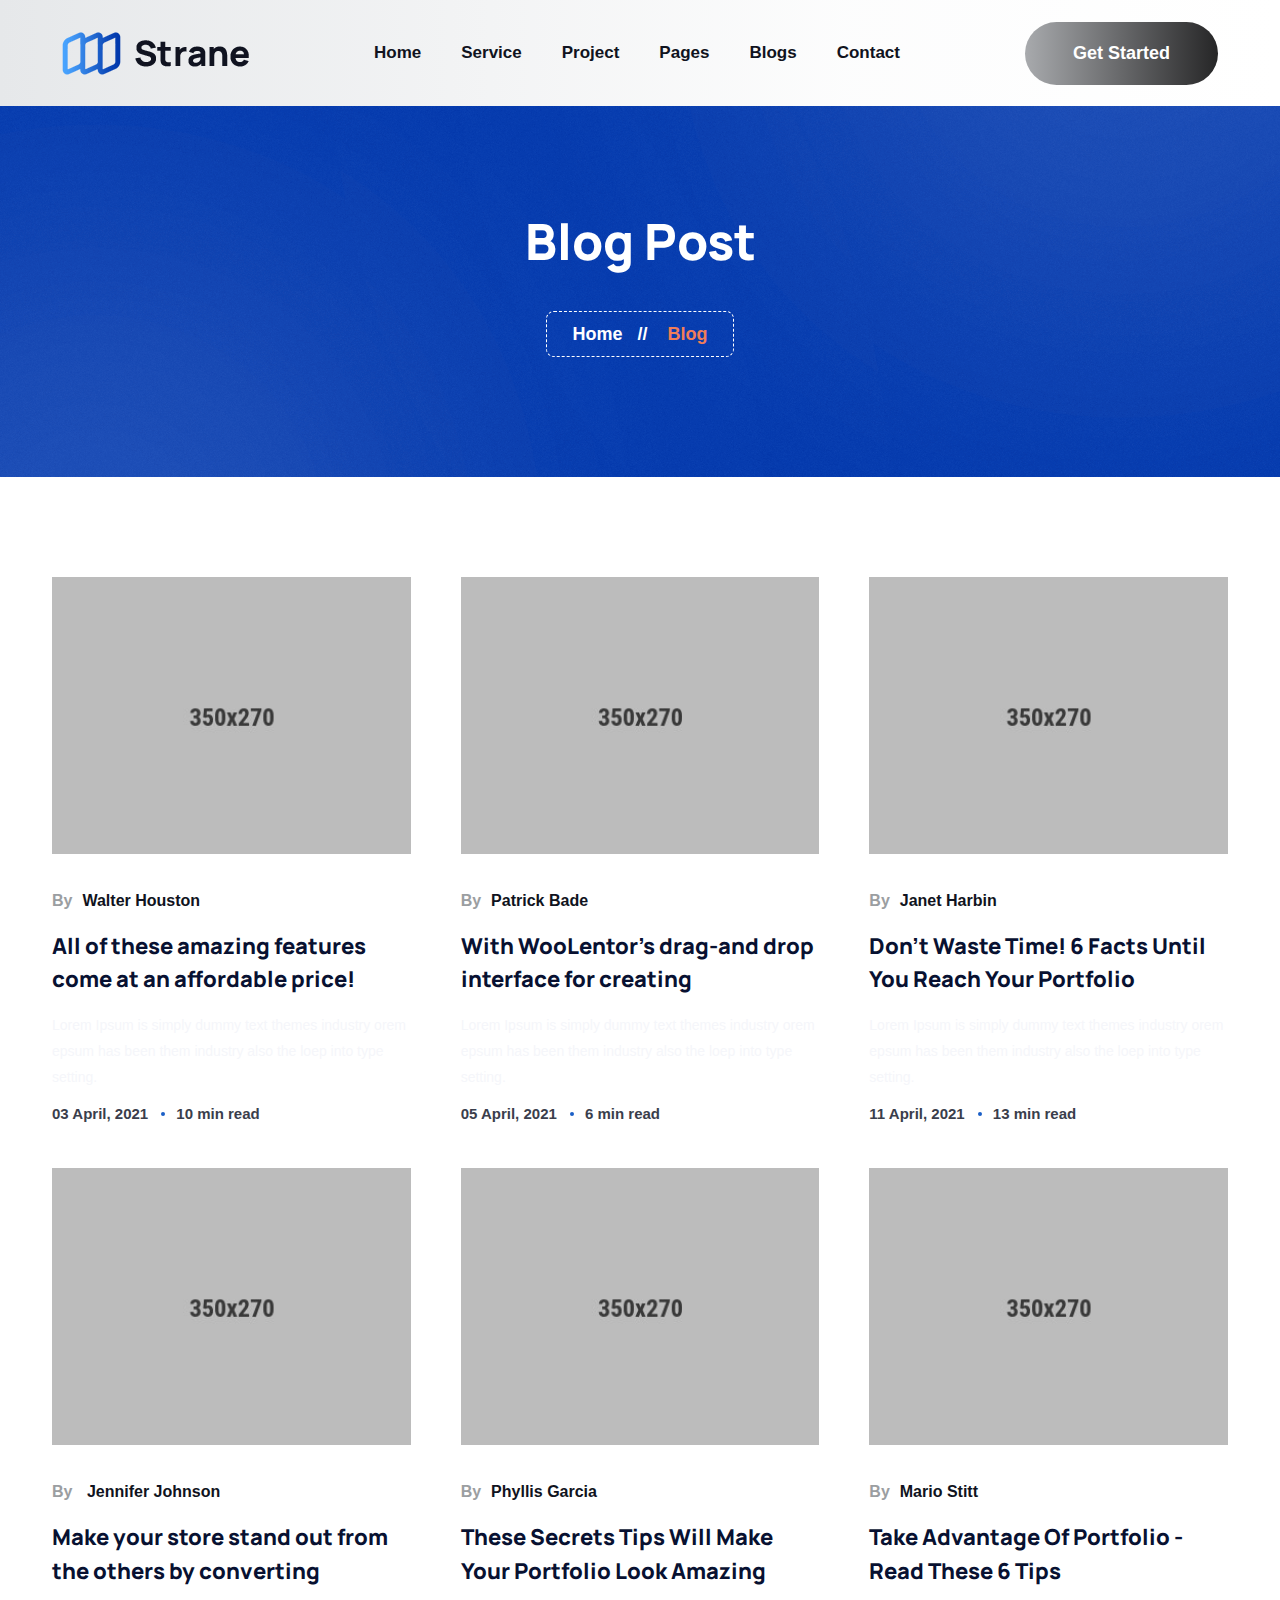
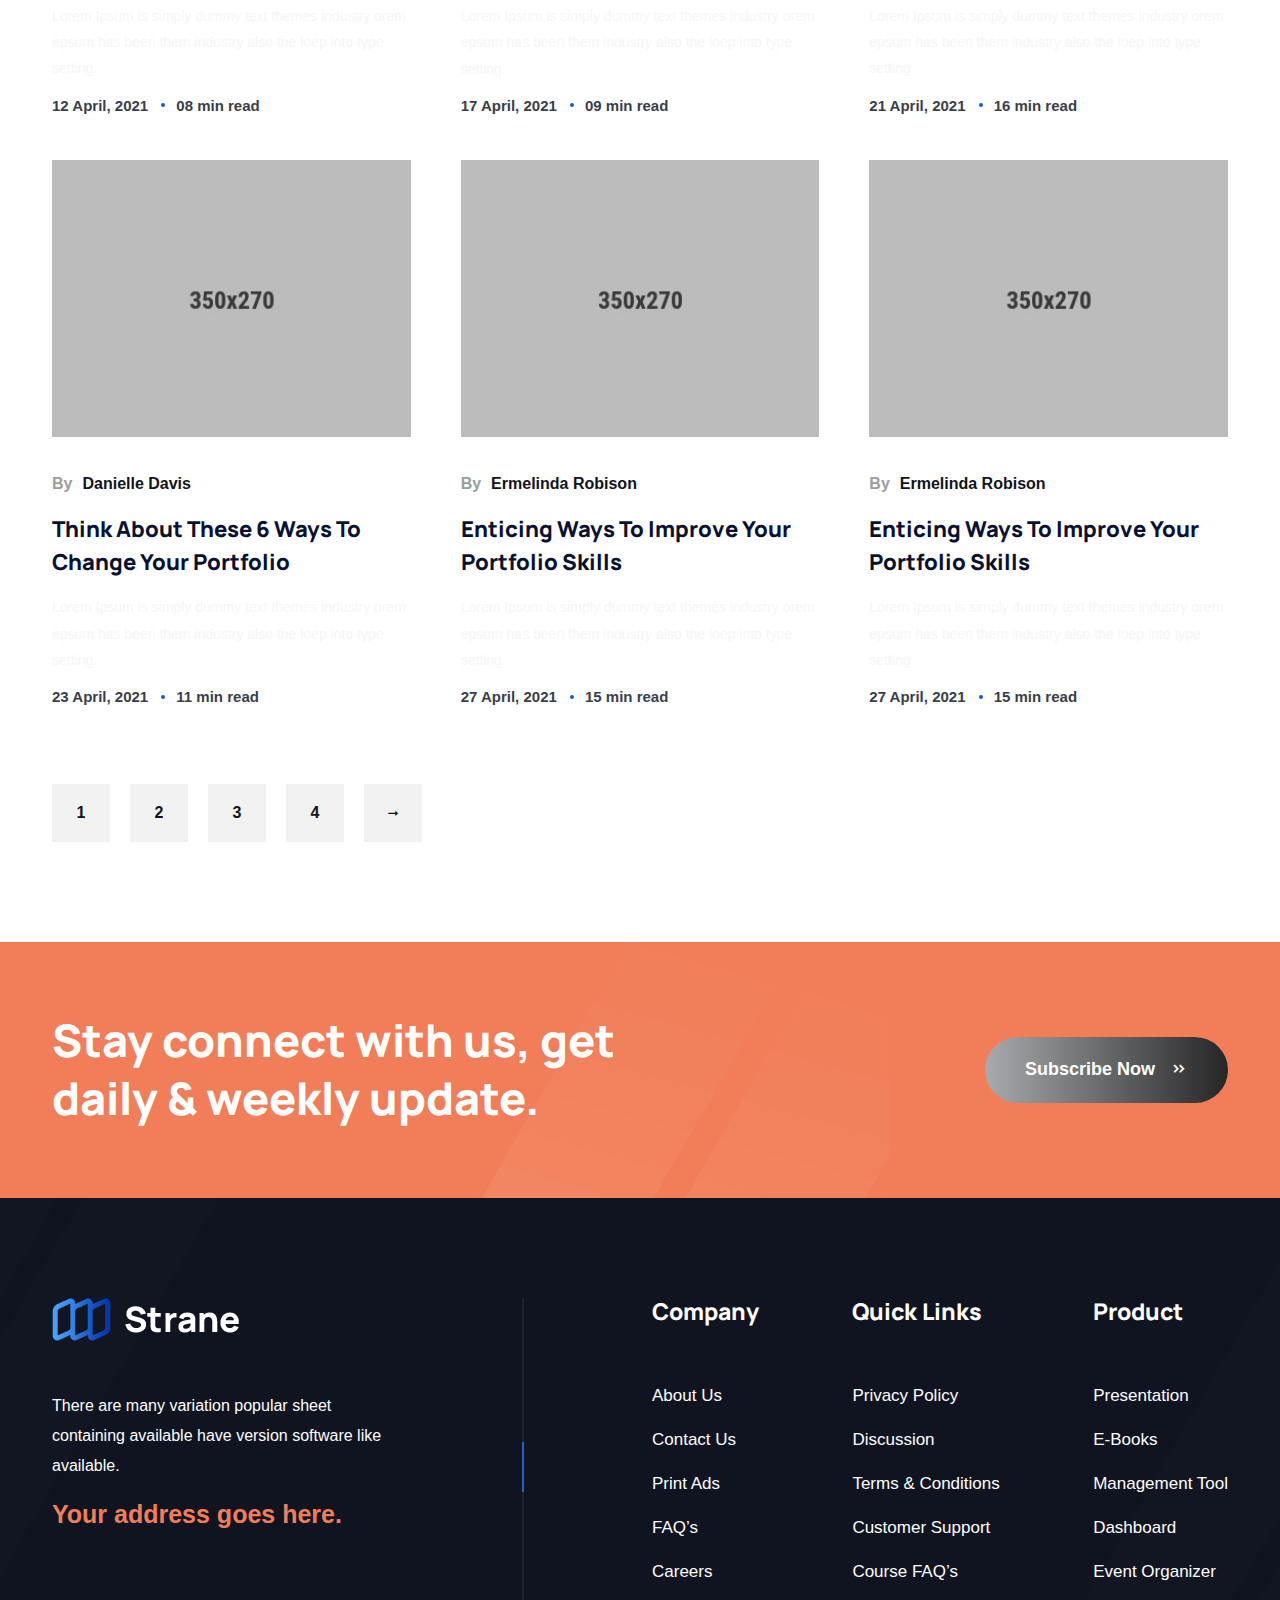
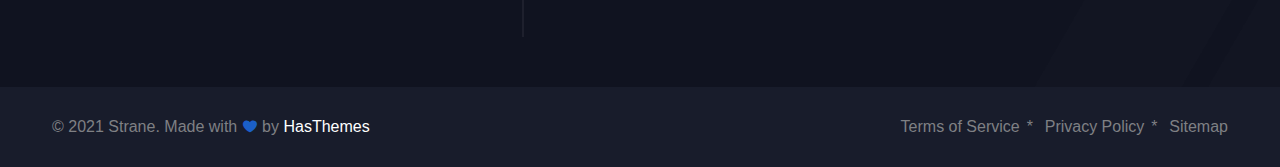
<file: strane/blog-list-full-width.html>
<!DOCTYPE html>
<html lang="zxx">

<head>
    <meta charset="UTF-8">
    <meta http-equiv="X-UA-Compatible" content="IE=edge">
    <title>Strane - Startup Agency Bootstrap 5 Template</title>
    <meta name="robots" content="noindex, follow" />
    <meta name="description" content="">
    <meta name="viewport" content="width=device-width, initial-scale=1.0">

    <!-- ::::::::::::::Favicon icon::::::::::::::-->
    <link rel="shortcut icon" href="assets/images/favicon.ico" type="image/png">

    <!-- ::::::::::::::All CSS Files here :::::::::::::: -->
    <!-- Vendor CSS -->
    <link rel="stylesheet" href="assets/css/vendor/bootstrap.min.css" />
    <link rel="stylesheet" href="assets/css/vendor/icofont.min.css" />
    <link rel="stylesheet" href="assets/css/vendor/jquery-ui.min.css">

    <!-- Plugin CSS -->
    <link rel="stylesheet" href="assets/css/plugins/animate.min.css">
    <link rel="stylesheet" href="assets/css/plugins/swiper-bundle.min.css">

    <!-- Style CSS -->
    <link rel="stylesheet" href="assets/css/style.css">

</head>

<body>

    <main class="main-wrapper">
        <!-- .....:::::: Start Header Section :::::.... -->
        <header class="header-section sticky-header d-none d-lg-block section-fluid-200">
            <div class="header-wrapper">
                <div class="container-fluid">
                    <div class="row justify-content-between align-items-center">
                        <div class="col-auto">
                            <!-- Start Header Logo -->
                            <a href="index.html" class="header-logo">
                                <img src="assets/images/logo/logo.png" alt="">
                            </a>
                            <!-- End Header Logo -->
                        </div>
                        <div class="col-auto d-flex align-items-center">
                            <!-- Start Header Menu -->
                            <ul class="header-nav">
                                <li><a href="index.html">Home</a></li>
                                <li class="has-dropdown">
                                    <a href="service-list.html">Service</a>
                                    <ul class="submenu">
                                        <li><a href="service-list.html">Services</a></li>
                                        <li><a href="service-details.html">Service Details</a></li>
                                    </ul>
                                </li>
                                <li class="has-dropdown">
                                    <a href="portfolio-list.html">Project</a>
                                    <ul class="submenu">
                                        <li><a href="portfolio-list.html">Project</a></li>
                                        <li><a href="portfolio-details.html">Project Details</a></li>
                                    </ul>
                                </li>
                                <li class="has-dropdown">
                                    <a href="index.html">Pages</a>
                                    <ul class="submenu">
                                        <li><a href="about.html">About Us</a></li>
                                        <li><a href="faq.html">FAQ</a></li>
                                        <li><a href="404-error.html">404 Page</a></li>
                                    </ul>
                                </li>
                                <li class="has-dropdown">
                                    <a href="blog-list-left-sidebar.html">Blogs</a>
                                    <ul class="submenu">
                                        <li><a href="blog-list-left-sidebar.html">Blog List Left Sidebar</a></li>
                                        <li><a href="blog-list-right-sidebar.html">Blog List Right Sidebar</a></li>
                                        <li><a href="blog-list-full-width.html">Blog List Full Width</a></li>
                                        <li><a href="blog-details-left-sidebar.html">Blog Details Left Sidebar</a></li>
                                        <li><a href="blog-details-right-sidebar.html">Blog Details Right Sidebar</a></li>
                                        <li><a href="blog-details-full-width.html">Blog Details Full Width</a></li>
                                    </ul>
                                </li>
                                <li><a href="contact.html">Contact</a></li>
                            </ul>
                            <!-- End Header Menu -->
                        </div>
                        <div class="col-auto">
                            <div class="header-btn-link">
                                <a href="contact.html" class="btn btn-lg btn-default">Get Started</a>
                            </div>
                        </div>
                    </div>
                </div>
            </div>
        </header>
        <!-- .....:::::: End Header Section :::::.... -->

        <!-- .....:::::: Start Mobile Header Section :::::.... -->
        <div class="mobile-header d-block d-lg-none">
            <div class="container-fluid">
                <div class="row align-items-center justify-content-between">
                    <div class="col-auto">
                        <div class="mobile-logo">
                            <a href="index.html"><img src="assets/images/logo/logo.png" alt=""></a>
                        </div>
                    </div>
                    <div class="col-auto">
                        <div class="mobile-action-link text-end">
                            <a data-bs-toggle="offcanvas" href="#toggleMenu" role="button"><i class="icofont-navigation-menu"></i></a>
                        </div>
                    </div>
                </div>
            </div>
        </div>
        <!-- .....:::::: Start MobileHeader Section :::::.... -->

        <!--  .....::::: Start Offcanvas Mobile Menu Section :::::.... -->
        <div class="offcanvas offcanvas-start" tabindex="-1" id="toggleMenu">
            <div class="offcanvas-header">
                <!-- Start Header Logo -->
                <a href="index.html" class="header-logo"><img src="assets/images/logo/logo.png" alt=""></a>
                <!-- End Header Logo -->
                <button type="button" class="btn-close text-reset" data-bs-dismiss="offcanvas" aria-label="Close"></button>
            </div>
            <div class="offcanvas-body">
                <!-- Start Offcanvas Mobile Menu Wrapper -->
                <div class="offcanvas-mobile-menu-wrapper">
                    <!-- Start Mobile Menu  -->
                    <div class="mobile-menu-bottom">
                        <!-- Start Mobile Menu Nav -->
                        <div class="offcanvas-menu">
                            <ul>
                                <li><a href="index.html"><span>Home</span></a></li>
                                <li>
                                    <a href="#"><span>Services</span></a>
                                    <ul class="mobile-sub-menu">
                                        <li><a href="service-list.html">Service List</a></li>
                                        <li><a href="service-details.html">Service Details</a></li>
                                    </ul>
                                </li>
                                <li>
                                    <a href="#"><span>Portfolio</span></a>
                                    <ul class="mobile-sub-menu">
                                        <li><a href="portfolio-list.html">Portfolio</a></li>
                                        <li><a href="portfolio-details.html">Portfolio Details</a></li>
                                    </ul>
                                </li>
                                <li>
                                    <a href="#"><span>Pages</span></a>
                                    <ul class="mobile-sub-menu">
                                        <li><a href="about.html"><span>About Us</span></a></li>
                                        <li><a href="faq.html">FAQ</a></li>
                                        <li><a href="404-error.html">404 Page</a></li>
                                    </ul>
                                </li>
                                <li>
                                    <a href="#"><span>Blogs</span></a>
                                    <ul class="mobile-sub-menu">
                                        <li><a href="blog-list-left-sidebar.html">Blog List Left Sidebar</a></li>
                                        <li><a href="blog-list-right-sidebar.html">Blog List Right Sidebar</a></li>
                                        <li><a href="blog-list-full-width.html">Blog List Full Width</a></li>
                                        <li><a href="blog-details-left-sidebar.html">Blog Details Left Sidebar</a></li>
                                        <li><a href="blog-details-right-sidebar.html">Blog Details Right Sidebar</a></li>
                                        <li><a href="blog-details-full-width.html">Blog Details Full Width</a></li>
                                    </ul>
                                </li>
                                <li>
                                    <a href="contact.html"><span>Contact</span></a>
                                </li>
                            </ul>
                        </div> <!-- End Mobile Menu Nav -->
                    </div> <!-- End Mobile Menu -->

                    <!-- Start Mobile contact Info -->
                    <div class="mobile-contact-info text-center">
                        <ul class="social-link">
                            <li><a href="https://example.com"><i class="icofont-facebook"></i></a>
                            </li>
                            <li><a href="https://example.com"><i class="icofont-twitter"></i></a>
                            </li>
                            <li><a href="https://example.com"><i class="icofont-skype"></i></a></li>
                        </ul>
                    </div>
                    <!-- End Mobile contact Info -->

                </div> <!-- End Offcanvas Mobile Menu Wrapper -->
            </div>
        </div>
        <!-- ...:::: End Offcanvas Mobile Menu Section:::... -->

        <!-- Offcanvas Overlay -->
        <div class="offcanvas-overlay"></div>

        <!-- ...::: Start Breadcrumb Section :::... -->
        <div class="breadcrumb-section">
            <div class="box-wrapper">
                <div class="breadcrumb-wrapper">
                    <div class="container">
                        <div class="row text-center">
                            <div class="col-12">
                                <h2 class="breadcrumb-title">Blog Post</h2>
                                <ul class="breadcrumb-nav">
                                    <li><a href="index.html">Home</a></li>
                                    <li>Blog</li>
                                </ul>
                            </div>
                        </div>
                    </div>
                </div>
            </div>
        </div>
        <!-- ...::: End Breadcrumb Section :::... -->

        <!-- ...::: Start Blog List Section :::... -->
        <div class="blog-list-section section-top-gap-150">
            <div class="box-wrapper">
                <div class="blog-list-wrapper">
                    <div class="container">
                        <div class="row">
                            <div class="col-12">
                                <!-- Start Blog List Item -->
                                <div class="blog-list-items-full-width">
                                    <!-- Start Blog List Single Item -->
                                    <div class="blog-list-single-item">
                                        <a href="blog-details-full-width.html" class="image"><img src="assets/images/blog/blog-list/blog-list-single-item-img-1.jpg" alt=""></a>
                                        <div class="content">
                                            <span class="author">By<a href="">Walter Houston</a></span>
                                            <h5 class="title"><a href="blog-details-full-width.html">All of these amazing features come at an affordable price!</a></h5>
                                            <p>Lorem Ipsum is simply dummy text themes
                                                industry orem epsum has been them industry
                                                also the loep into type setting.</p>

                                            <div class="post-info">
                                                <span>03 April, 2021</span>
                                                <span>10 min read</span>
                                            </div>
                                        </div>
                                    </div>
                                    <!-- End Blog List Single Item -->
                                    <!-- Start Blog List Single Item -->
                                    <div class="blog-list-single-item">
                                        <a href="blog-details-full-width.html" class="image"><img src="assets/images/blog/blog-list/blog-list-single-item-img-2.jpg" alt=""></a>
                                        <div class="content">
                                            <span class="author">By<a href="">Patrick Bade</a></span>
                                            <h5 class="title"><a href="blog-details-full-width.html">With WooLentor's drag-and
                                                    drop interface for creating</a></h5>
                                            <p>Lorem Ipsum is simply dummy text themes
                                                industry orem epsum has been them industry
                                                also the loep into type setting.</p>

                                            <div class="post-info">
                                                <span>05 April, 2021</span>
                                                <span>6 min read</span>
                                            </div>
                                        </div>
                                    </div>
                                    <!-- End Blog List Single Item -->
                                    <!-- Start Blog List Single Item -->
                                    <div class="blog-list-single-item">
                                        <a href="blog-details-full-width.html" class="image"><img src="assets/images/blog/blog-list/blog-list-single-item-img-3.jpg" alt=""></a>
                                        <div class="content">
                                            <span class="author">By<a href="">Janet Harbin</a></span>
                                            <h5 class="title"><a href="blog-details-full-width.html">Don't Waste Time! 6 Facts Until You Reach Your Portfolio</a></h5>
                                            <p>Lorem Ipsum is simply dummy text themes
                                                industry orem epsum has been them industry
                                                also the loep into type setting.</p>

                                            <div class="post-info">
                                                <span>11 April, 2021</span>
                                                <span>13 min read</span>
                                            </div>
                                        </div>
                                    </div>
                                    <!-- End Blog List Single Item -->
                                    <!-- Start Blog List Single Item -->
                                    <div class="blog-list-single-item">
                                        <a href="blog-details-full-width.html" class="image"><img src="assets/images/blog/blog-list/blog-list-single-item-img-4.jpg" alt=""></a>
                                        <div class="content">
                                            <span class="author">By<a href="">	Jennifer Johnson</a></span>
                                            <h5 class="title"><a href="blog-details-full-width.html">Make your store stand out
                                                    from the others by converting</a></h5>
                                            <p>Lorem Ipsum is simply dummy text themes
                                                industry orem epsum has been them industry
                                                also the loep into type setting.</p>

                                            <div class="post-info">
                                                <span>12 April, 2021</span>
                                                <span>08 min read</span>
                                            </div>
                                        </div>
                                    </div>
                                    <!-- End Blog List Single Item -->
                                    <!-- Start Blog List Single Item -->
                                    <div class="blog-list-single-item">
                                        <a href="blog-details-full-width.html" class="image"><img src="assets/images/blog/blog-list/blog-list-single-item-img-5.jpg" alt=""></a>
                                        <div class="content">
                                            <span class="author">By<a href="">Phyllis Garcia</a></span>
                                            <h5 class="title"><a href="blog-details-full-width.html">These Secrets Tips Will Make Your Portfolio Look Amazing</a></h5>
                                            <p>Lorem Ipsum is simply dummy text themes
                                                industry orem epsum has been them industry
                                                also the loep into type setting.</p>

                                            <div class="post-info">
                                                <span>17 April, 2021</span>
                                                <span>09 min read</span>
                                            </div>
                                        </div>
                                    </div>
                                    <!-- End Blog List Single Item -->
                                    <!-- Start Blog List Single Item -->
                                    <div class="blog-list-single-item">
                                        <a href="blog-details-full-width.html" class="image"><img src="assets/images/blog/blog-list/blog-list-single-item-img-6.jpg" alt=""></a>
                                        <div class="content">
                                            <span class="author">By<a href="">Mario Stitt</a></span>
                                            <h5 class="title"><a href="blog-details-full-width.html">Take Advantage Of Portfolio - Read These 6 Tips</a></h5>
                                            <p>Lorem Ipsum is simply dummy text themes
                                                industry orem epsum has been them industry
                                                also the loep into type setting.</p>

                                            <div class="post-info">
                                                <span>21 April, 2021</span>
                                                <span>16 min read</span>
                                            </div>
                                        </div>
                                    </div>
                                    <!-- End Blog List Single Item -->
                                    <!-- Start Blog List Single Item -->
                                    <div class="blog-list-single-item">
                                        <a href="blog-details-full-width.html" class="image"><img src="assets/images/blog/blog-list/blog-list-single-item-img-7.jpg" alt=""></a>
                                        <div class="content">
                                            <span class="author">By<a href="">Danielle Davis</a></span>
                                            <h5 class="title"><a href="blog-details-full-width.html">Think About These 6 Ways To Change Your Portfolio</a></h5>
                                            <p>Lorem Ipsum is simply dummy text themes
                                                industry orem epsum has been them industry
                                                also the loep into type setting.</p>

                                            <div class="post-info">
                                                <span>23 April, 2021</span>
                                                <span>11 min read</span>
                                            </div>
                                        </div>
                                    </div>
                                    <!-- End Blog List Single Item -->
                                    <!-- Start Blog List Single Item -->
                                    <div class="blog-list-single-item">
                                        <a href="blog-details-full-width.html" class="image"><img src="assets/images/blog/blog-list/blog-list-single-item-img-8.jpg" alt=""></a>
                                        <div class="content">
                                            <span class="author">By<a href="">Ermelinda Robison</a></span>
                                            <h5 class="title"><a href="blog-details-full-width.html">Enticing Ways To Improve Your Portfolio Skills</a></h5>
                                            <p>Lorem Ipsum is simply dummy text themes
                                                industry orem epsum has been them industry
                                                also the loep into type setting.</p>

                                            <div class="post-info">
                                                <span>27 April, 2021</span>
                                                <span>15 min read</span>
                                            </div>
                                        </div>
                                    </div>
                                    <!-- End Blog List Single Item -->
                                    <!-- Start Blog List Single Item -->
                                    <div class="blog-list-single-item">
                                        <a href="blog-details-full-width.html" class="image"><img src="assets/images/blog/blog-list/blog-list-single-item-img-9.jpg" alt=""></a>
                                        <div class="content">
                                            <span class="author">By<a href="">Ermelinda Robison</a></span>
                                            <h5 class="title"><a href="blog-details-full-width.html">Enticing Ways To Improve Your Portfolio Skills</a></h5>
                                            <p>Lorem Ipsum is simply dummy text themes
                                                industry orem epsum has been them industry
                                                also the loep into type setting.</p>

                                            <div class="post-info">
                                                <span>27 April, 2021</span>
                                                <span>15 min read</span>
                                            </div>
                                        </div>
                                    </div>
                                    <!-- End Blog List Single Item -->
                                </div>
                                <!-- End Blog List Item -->

                                <!-- Start Page Pagination -->
                                <ul class="page-pagination">
                                    <li class="active"><a href="">1</a></li>
                                    <li><a href="">2</a></li>
                                    <li><a href="">3</a></li>
                                    <li><a href="">4</a></li>
                                    <li class="next"><a href=""><i class="icofont-long-arrow-right"></i></a></li>
                                </ul>
                                <!-- Start Page Pagination -->
                            </div>
                        </div>
                    </div>
                </div>
            </div>
        </div>
        <!-- ...::: End Blog List Section :::... -->

        <!-- Start Subscribe Banner -->
        <div class="subscribe-banner section-top-gap-150">
            <div class="container">
                <div class="row justify-content-between align-items-center">
                    <div class="col-lg-6 col-xl-6">
                        <div class="content">
                            <h6 class="big-text">Stay connect with us, get daily & weekly update.</h6>
                        </div>
                    </div>
                    <div class="col-auto">
                        <a href="contact.html" class="btn btn-lg btn-default icon-right">Subscribe Now <i
                                class="icofont-double-right"></i></a>
                    </div>
                </div>
            </div>
        </div>
        <!-- End Subscribe Banner -->

        <!-- ...::: Start Footer Section :::... -->
        <footer class="footer-section section-top-gap-0">
            <div class="box-wrapper">
                <!-- Start Footer Top -->
                <div class="footer-top footer-top-style-2">
                    <div class="container">
                        <div class="row">
                            <div class="col-12">
                                <div class="footer-top-box">
                                    <div class="footer-top-left">
                                        <!-- Start Footer Single Widget - About -->
                                        <div class="footer-single-widget footer-about">
                                            <a href="index.html" class="footer-logo">
                                                <img src="assets/images/logo/logo-dark.png" alt="">
                                            </a>
                                            <p>There are many variation popular sheet
                                                containing available have version software
                                                like available.</p>
                                            <address>Your address goes here.</address>
                                        </div>
                                        <!-- End Footer Single Widget - About-->
                                    </div>
                                    <div class="footer-top-right">
                                        <!-- Start Footer Single Widget - Footer Menu -->
                                        <div class="footer-single-widget footer-menu">
                                            <h5 class="footer-title">Company</h5>
                                            <ul class="footer-nav">
                                                <li><a href="about.html">About Us</a></li>
                                                <li><a href="contact.html">Contact Us</a></li>
                                                <li><a href="">Print Ads</a></li>
                                                <li><a href="faq.html">FAQ’s</a></li>
                                                <li><a href="">Careers</a></li>
                                            </ul>
                                        </div>
                                        <!-- End Footer Single Widget - Footer Menu-->
                                        <!-- Start Footer Single Widget - Footer Menu -->
                                        <div class="footer-single-widget footer-menu">
                                            <h5 class="footer-title">Quick Links</h5>
                                            <ul class="footer-nav">
                                                <li><a href="">Privacy Policy</a></li>
                                                <li><a href="">Discussion</a></li>
                                                <li><a href="">Terms & Conditions</a></li>
                                                <li><a href=""> Customer Support</a></li>
                                                <li><a href="">Course FAQ’s</a></li>
                                            </ul>
                                        </div>
                                        <!-- End Footer Single Widget - Footer Menu-->
                                        <!-- Start Footer Single Widget - Footer Menu -->
                                        <div class="footer-single-widget footer-menu">
                                            <h5 class="footer-title">Product</h5>
                                            <ul class="footer-nav">
                                                <li><a href="">Presentation</a></li>
                                                <li><a href="">E-Books</a></li>
                                                <li><a href="">Management Tool</a></li>
                                                <li><a href="">Dashboard</a></li>
                                                <li><a href="">Event Organizer</a></li>
                                            </ul>
                                        </div>
                                        <!-- End Footer Single Widget - Footer Menu-->
                                    </div>
                                </div>
                            </div>
                        </div>
                    </div>
                </div>
                <!-- End Footer Top -->

                <!-- Start Footer Bottom -->
                <div class="footer-bottom">
                    <div class="container">
                        <div class="row justify-content-center justify-content-md-between align-items-center">
                            <div class="col-auto">
                                <p class="copytight-text">&copy; 2021 Strane. Made with <i class="icofont-heart"></i> by <a href="https://hasthemes.com/" target="_blank" rel="noopener noreferrer">HasThemes</a></p>
                            </div>

                            <div class="col-auto">
                                <ul class="footer-bottom-link">
                                    <li> <a href="">Terms of Service </a></li>
                                    <li><a href="">Privacy Policy</a></li>
                                    <li><a href="">Sitemap</a></li>
                                </ul>
                            </div>
                        </div>
                    </div>
                </div>
                <!-- End Footer Bottom -->
            </div>
        </footer>
        <!-- ...::: End Footer Section :::... -->

        <!-- material-scrolltop button -->
        <button class="material-scrolltop" type="button"></button>
    </main>

    <!-- ::::::::::::::All JS Files here :::::::::::::: -->
    <!-- Global Vendor -->
    <script src="assets/js/vendor/modernizr-3.11.2.min.js"></script>
    <script src="assets/js/vendor/jquery-3.6.0.min.js"></script>
    <script src="assets/js/vendor/jquery-migrate-3.3.2.min.js"></script>
    <script src="assets/js/vendor/bootstrap.bundle.min.js"></script>
    <script src="assets/js/vendor/jquery-ui.min.js"></script>

    <!--Plugins JS-->
    <script src="assets/js/plugins/swiper-bundle.min.js"></script>
    <script src="assets/js/plugins/jquery.waypoints.js"></script>
    <script src="assets/js/plugins/counter.js"></script>
    <script src="assets/js/plugins/images-loaded.min.js"></script>
    <script src="assets/js/plugins/isotope.pkgd.min.js"></script>
    <script src="assets/js/plugins/ajax-mail.js"></script>
    <script src="assets/js/plugins/material-scrolltop.js"></script>

    <!--Main JS (Common Activation Codes)-->
    <script src="assets/js/main.js"></script>

</body>

</html>
</file>
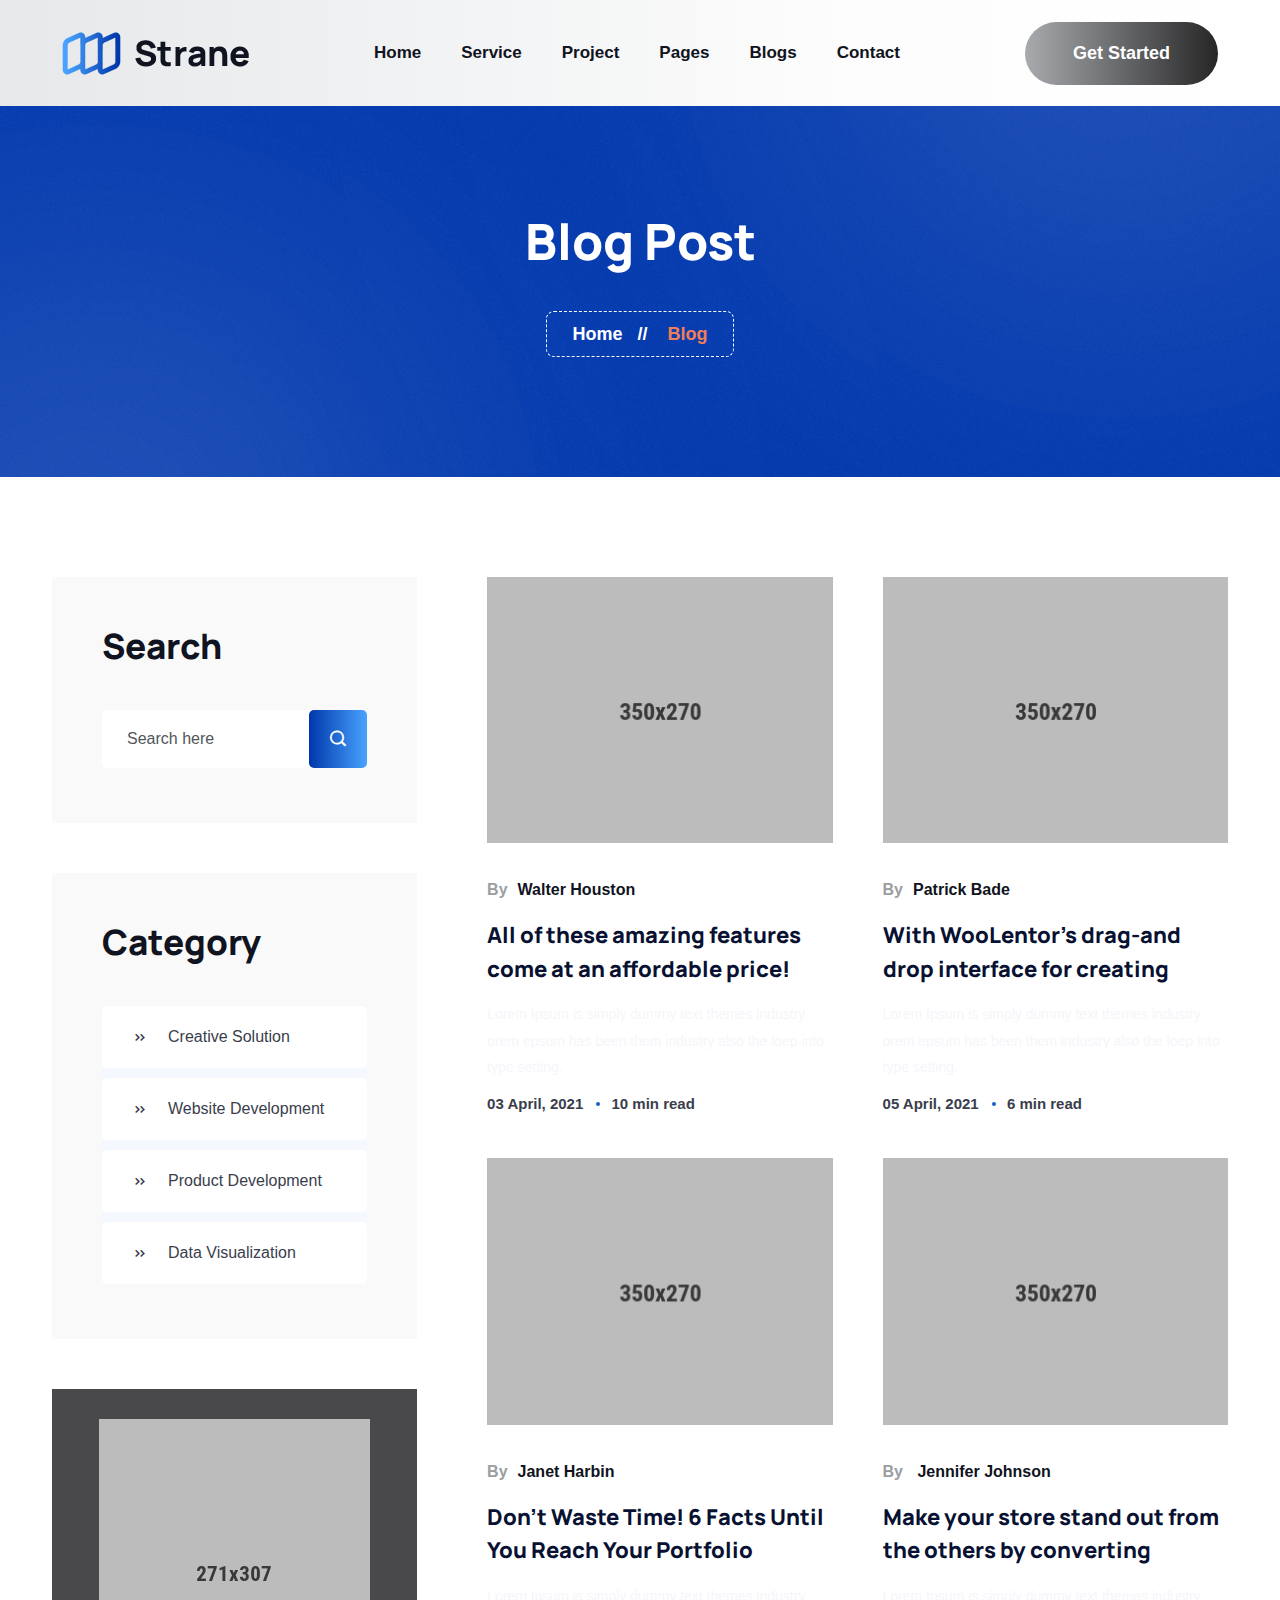
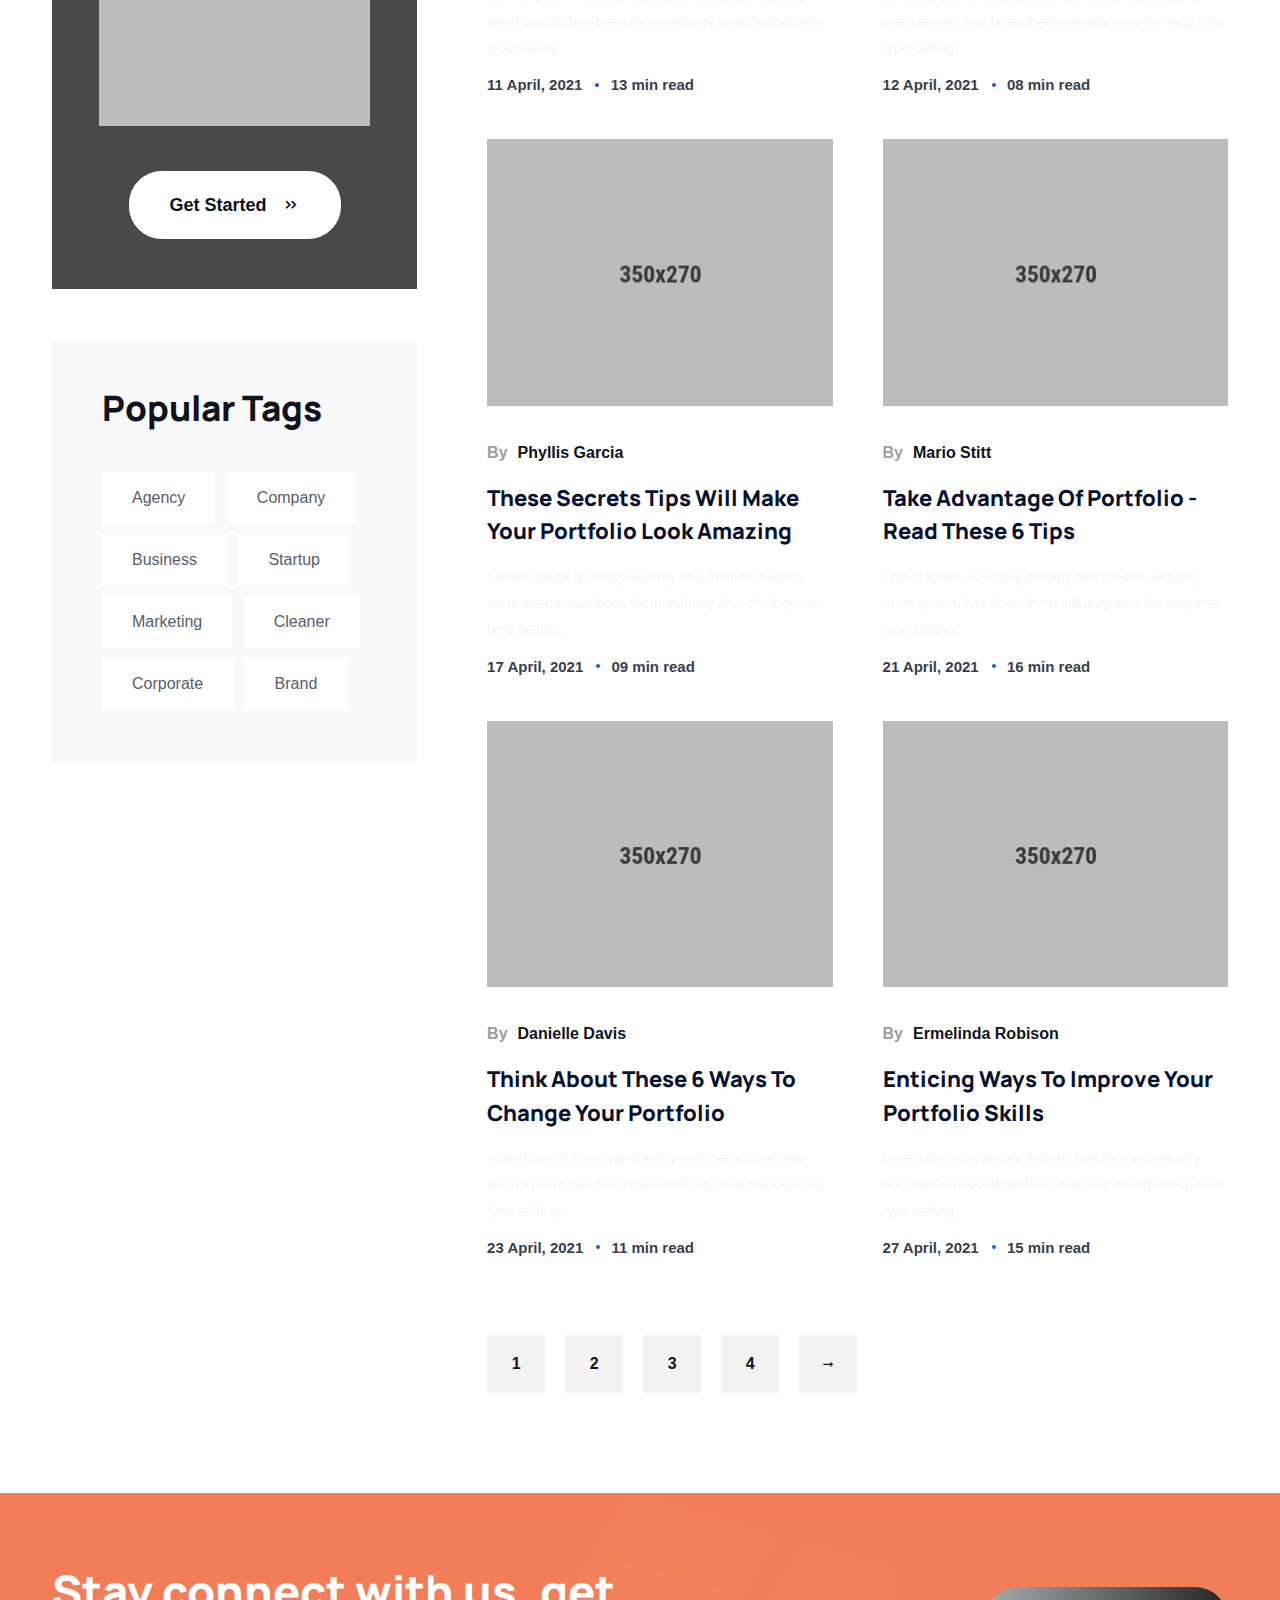
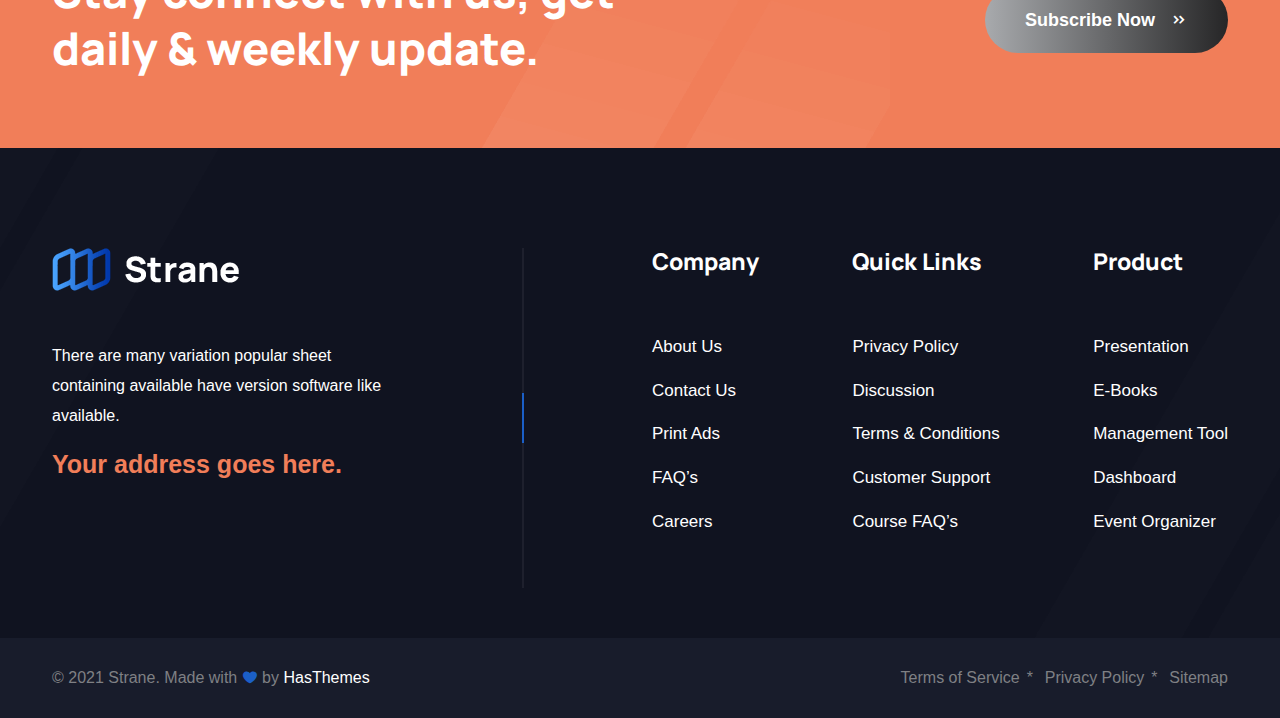
<file: strane/blog-list-left-sidebar.html>
<!DOCTYPE html>
<html lang="zxx">

<head>
    <meta charset="UTF-8">
    <meta http-equiv="X-UA-Compatible" content="IE=edge">
    <title>Strane - Startup Agency Bootstrap 5 Template</title>
    <meta name="robots" content="noindex, follow" />
    <meta name="description" content="">
    <meta name="viewport" content="width=device-width, initial-scale=1.0">

    <!-- ::::::::::::::Favicon icon::::::::::::::-->
    <link rel="shortcut icon" href="assets/images/favicon.ico" type="image/png">

    <!-- ::::::::::::::All CSS Files here :::::::::::::: -->
    <!-- Vendor CSS -->
    <link rel="stylesheet" href="assets/css/vendor/bootstrap.min.css" />
    <link rel="stylesheet" href="assets/css/vendor/icofont.min.css" />
    <link rel="stylesheet" href="assets/css/vendor/jquery-ui.min.css">

    <!-- Plugin CSS -->
    <link rel="stylesheet" href="assets/css/plugins/animate.min.css">
    <link rel="stylesheet" href="assets/css/plugins/swiper-bundle.min.css">

    <!-- Style CSS -->
    <link rel="stylesheet" href="assets/css/style.css">

</head>

<body>

    <main class="main-wrapper">
        <!-- .....:::::: Start Header Section :::::.... -->
        <header class="header-section sticky-header d-none d-lg-block section-fluid-200">
            <div class="header-wrapper">
                <div class="container-fluid">
                    <div class="row justify-content-between align-items-center">
                        <div class="col-auto">
                            <!-- Start Header Logo -->
                            <a href="index.html" class="header-logo">
                                <img src="assets/images/logo/logo.png" alt="">
                            </a>
                            <!-- End Header Logo -->
                        </div>
                        <div class="col-auto d-flex align-items-center">
                            <!-- Start Header Menu -->
                            <ul class="header-nav">
                                <li><a href="index.html">Home</a></li>
                                <li class="has-dropdown">
                                    <a href="service-list.html">Service</a>
                                    <ul class="submenu">
                                        <li><a href="service-list.html">Services</a></li>
                                        <li><a href="service-details.html">Service Details</a></li>
                                    </ul>
                                </li>
                                <li class="has-dropdown">
                                    <a href="portfolio-list.html">Project</a>
                                    <ul class="submenu">
                                        <li><a href="portfolio-list.html">Project</a></li>
                                        <li><a href="portfolio-details.html">Project Details</a></li>
                                    </ul>
                                </li>
                                <li class="has-dropdown">
                                    <a href="index.html">Pages</a>
                                    <ul class="submenu">
                                        <li><a href="about.html">About Us</a></li>
                                        <li><a href="faq.html">FAQ</a></li>
                                        <li><a href="404-error.html">404 Page</a></li>
                                    </ul>
                                </li>
                                <li class="has-dropdown">
                                    <a href="blog-list-left-sidebar.html">Blogs</a>
                                    <ul class="submenu">
                                        <li><a href="blog-list-left-sidebar.html">Blog List Left Sidebar</a></li>
                                        <li><a href="blog-list-right-sidebar.html">Blog List Right Sidebar</a></li>
                                        <li><a href="blog-list-full-width.html">Blog List Full Width</a></li>
                                        <li><a href="blog-details-left-sidebar.html">Blog Details Left Sidebar</a></li>
                                        <li><a href="blog-details-right-sidebar.html">Blog Details Right Sidebar</a></li>
                                        <li><a href="blog-details-full-width.html">Blog Details Full Width</a></li>
                                    </ul>
                                </li>
                                <li><a href="contact.html">Contact</a></li>
                            </ul>
                            <!-- End Header Menu -->
                        </div>
                        <div class="col-auto">
                            <div class="header-btn-link">
                                <a href="contact.html" class="btn btn-lg btn-default">Get Started</a>
                            </div>
                        </div>
                    </div>
                </div>
            </div>
        </header>
        <!-- .....:::::: End Header Section :::::.... -->

        <!-- .....:::::: Start Mobile Header Section :::::.... -->
        <div class="mobile-header d-block d-lg-none">
            <div class="container-fluid">
                <div class="row align-items-center justify-content-between">
                    <div class="col-auto">
                        <div class="mobile-logo">
                            <a href="index.html"><img src="assets/images/logo/logo.png" alt=""></a>
                        </div>
                    </div>
                    <div class="col-auto">
                        <div class="mobile-action-link text-end">
                            <a data-bs-toggle="offcanvas" href="#toggleMenu" role="button"><i class="icofont-navigation-menu"></i></a>
                        </div>
                    </div>
                </div>
            </div>
        </div>
        <!-- .....:::::: Start MobileHeader Section :::::.... -->

        <!--  .....::::: Start Offcanvas Mobile Menu Section :::::.... -->
        <div class="offcanvas offcanvas-start" tabindex="-1" id="toggleMenu">
            <div class="offcanvas-header">
                <!-- Start Header Logo -->
                <a href="index.html" class="header-logo"><img src="assets/images/logo/logo.png" alt=""></a>
                <!-- End Header Logo -->
                <button type="button" class="btn-close text-reset" data-bs-dismiss="offcanvas" aria-label="Close"></button>
            </div>
            <div class="offcanvas-body">
                <!-- Start Offcanvas Mobile Menu Wrapper -->
                <div class="offcanvas-mobile-menu-wrapper">
                    <!-- Start Mobile Menu  -->
                    <div class="mobile-menu-bottom">
                        <!-- Start Mobile Menu Nav -->
                        <div class="offcanvas-menu">
                            <ul>
                                <li><a href="index.html"><span>Home</span></a></li>
                                <li>
                                    <a href="#"><span>Services</span></a>
                                    <ul class="mobile-sub-menu">
                                        <li><a href="service-list.html">Service List</a></li>
                                        <li><a href="service-details.html">Service Details</a></li>
                                    </ul>
                                </li>
                                <li>
                                    <a href="#"><span>Portfolio</span></a>
                                    <ul class="mobile-sub-menu">
                                        <li><a href="portfolio-list.html">Portfolio</a></li>
                                        <li><a href="portfolio-details.html">Portfolio Details</a></li>
                                    </ul>
                                </li>
                                <li>
                                    <a href="#"><span>Pages</span></a>
                                    <ul class="mobile-sub-menu">
                                        <li><a href="about.html"><span>About Us</span></a></li>
                                        <li><a href="faq.html">FAQ</a></li>
                                        <li><a href="404-error.html">404 Page</a></li>
                                    </ul>
                                </li>
                                <li>
                                    <a href="#"><span>Blogs</span></a>
                                    <ul class="mobile-sub-menu">
                                        <li><a href="blog-list-left-sidebar.html">Blog List Left Sidebar</a></li>
                                        <li><a href="blog-list-right-sidebar.html">Blog List Right Sidebar</a></li>
                                        <li><a href="blog-list-full-width.html">Blog List Full Width</a></li>
                                        <li><a href="blog-details-left-sidebar.html">Blog Details Left Sidebar</a></li>
                                        <li><a href="blog-details-right-sidebar.html">Blog Details Right Sidebar</a></li>
                                        <li><a href="blog-details-full-width.html">Blog Details Full Width</a></li>
                                    </ul>
                                </li>
                                <li>
                                    <a href="contact.html"><span>Contact</span></a>
                                </li>
                            </ul>
                        </div> <!-- End Mobile Menu Nav -->
                    </div> <!-- End Mobile Menu -->

                    <!-- Start Mobile contact Info -->
                    <div class="mobile-contact-info text-center">
                        <ul class="social-link">
                            <li><a href="https://example.com"><i class="icofont-facebook"></i></a>
                            </li>
                            <li><a href="https://example.com"><i class="icofont-twitter"></i></a>
                            </li>
                            <li><a href="https://example.com"><i class="icofont-skype"></i></a></li>
                        </ul>
                    </div>
                    <!-- End Mobile contact Info -->

                </div> <!-- End Offcanvas Mobile Menu Wrapper -->
            </div>
        </div>
        <!-- ...:::: End Offcanvas Mobile Menu Section:::... -->

        <!-- Offcanvas Overlay -->
        <div class="offcanvas-overlay"></div>

        <!-- ...::: Start Breadcrumb Section :::... -->
        <div class="breadcrumb-section">
            <div class="box-wrapper">
                <div class="breadcrumb-wrapper">
                    <div class="container">
                        <div class="row text-center">
                            <div class="col-12">
                                <h2 class="breadcrumb-title">Blog Post</h2>
                                <ul class="breadcrumb-nav">
                                    <li><a href="index.html">Home</a></li>
                                    <li>Blog</li>
                                </ul>
                            </div>
                        </div>
                    </div>
                </div>
            </div>
        </div>
        <!-- ...::: End Breadcrumb Section :::... -->

        <!-- ...::: Start Blog List Section :::... -->
        <div class="blog-list-section section-top-gap-150">
            <div class="box-wrapper">
                <div class="blog-list-wrapper">
                    <div class="container">
                        <div class="row">
                            <div class="col-12">
                                <div class="custome-container-with-sidebar d-flex flex-column-reverse flex-lg-row">
                                    <div class="container-width-37 sidebar-leftside">
                                        <div class="sidebar-wrapper">
                                            <!-- Start Sidebar Widget Single Item - Search -->
                                            <div class="sidebar-widget-singel-item widget-box-bg gray-bg">
                                                <h4 class="title">Search</h4>
                                                <form class="widget-search" action="#" method="post">
                                                    <input type="search" placeholder="Search here" required>
                                                    <button type="submit"><i class="icofont-search-1"></i></button>
                                                </form>
                                            </div>
                                            <!-- End Sidebar Widget Single Item - Search -->

                                            <!-- Start Sidebar Widget Single Item - Service Catagory -->
                                            <div class="sidebar-widget-singel-item widget-box-bg gray-bg">
                                                <h4 class="title">Category</h4>
                                                <ul class="widget-catagory">
                                                    <li><a href=""><i class="icofont-double-right"></i>Creative Solution</a></li>
                                                    <li><a href=""><i class="icofont-double-right"></i>Website Development</a></li>
                                                    <li><a href=""><i class="icofont-double-right"></i>Product Development</a></li>
                                                    <li><a href=""><i class="icofont-double-right"></i>Data Visualization</a></li>
                                                </ul>
                                            </div>
                                            <!-- End Sidebar Widget Single Item - Service Catagory -->

                                            <!-- Start Sidebar Widget Single Item - Side Banner -->
                                            <div class="sidebar-widget-singel-item sidebar-banner">
                                                <div class="image text-center">
                                                    <img class="img-fluid" src="assets/images/background/banner-img-1.png" alt="">
                                                </div>
                                                <div class="d-flex justify-content-center">
                                                    <a href="contact.html" class="btn btn-lg btn-default-alt icon-right">Get Started <i class="icofont-double-right"></i></a>
                                                </div>
                                            </div>
                                            <!-- ENd Sidebar Widget Single Item - Side Banner -->

                                            <!-- Start Sidebar Widget Single Item - Tags -->
                                            <div class="sidebar-widget-singel-item widget-box-bg">
                                                <h4 class="title">popular tags</h4>
                                                <ul class="widget-tags">
                                                    <li><a href="">Agency</a></li>
                                                    <li><a href="">Company</a></li>
                                                    <li><a href="">Business</a></li>
                                                    <li><a href="">Startup</a></li>
                                                    <li><a href="">Marketing</a></li>
                                                    <li><a href="">Cleaner</a></li>

                                                    <li><a href="">Corporate</a></li>
                                                    <li><a href="">Brand</a></li>

                                                </ul>
                                            </div>
                                            <!-- End Sidebar Widget Single Item - Tags -->
                                        </div>
                                    </div>
                                    <div class="container-width-63">
                                        <!-- Start Blog List Item -->
                                        <div class="blog-list-items">
                                            <!-- Start Blog List Single Item -->
                                            <div class="blog-list-single-item">
                                                <a href="blog-details-full-width.html" class="image"><img src="assets/images/blog/blog-list/blog-list-single-item-img-1.jpg" alt=""></a>
                                                <div class="content">
                                                    <span class="author">By<a href="">Walter Houston</a></span>
                                                    <h5 class="title"><a href="blog-details-full-width.html">All of these amazing features come at an affordable price!</a></h5>
                                                    <p>Lorem Ipsum is simply dummy text themes
                                                        industry orem epsum has been them industry
                                                        also the loep into type setting.</p>

                                                    <div class="post-info">
                                                        <span>03 April, 2021</span>
                                                        <span>10 min read</span>
                                                    </div>
                                                </div>
                                            </div>
                                            <!-- End Blog List Single Item -->
                                            <!-- Start Blog List Single Item -->
                                            <div class="blog-list-single-item">
                                                <a href="blog-details-full-width.html" class="image"><img src="assets/images/blog/blog-list/blog-list-single-item-img-2.jpg" alt=""></a>
                                                <div class="content">
                                                    <span class="author">By<a href="">Patrick Bade</a></span>
                                                    <h5 class="title"><a href="blog-details-full-width.html">With WooLentor's drag-and
                                                            drop interface for creating</a></h5>
                                                    <p>Lorem Ipsum is simply dummy text themes
                                                        industry orem epsum has been them industry
                                                        also the loep into type setting.</p>

                                                    <div class="post-info">
                                                        <span>05 April, 2021</span>
                                                        <span>6 min read</span>
                                                    </div>
                                                </div>
                                            </div>
                                            <!-- End Blog List Single Item -->
                                            <!-- Start Blog List Single Item -->
                                            <div class="blog-list-single-item">
                                                <a href="blog-details-full-width.html" class="image"><img src="assets/images/blog/blog-list/blog-list-single-item-img-3.jpg" alt=""></a>
                                                <div class="content">
                                                    <span class="author">By<a href="">Janet Harbin</a></span>
                                                    <h5 class="title"><a href="blog-details-full-width.html">Don't Waste Time! 6 Facts Until You Reach Your Portfolio</a></h5>
                                                    <p>Lorem Ipsum is simply dummy text themes
                                                        industry orem epsum has been them industry
                                                        also the loep into type setting.</p>

                                                    <div class="post-info">
                                                        <span>11 April, 2021</span>
                                                        <span>13 min read</span>
                                                    </div>
                                                </div>
                                            </div>
                                            <!-- End Blog List Single Item -->
                                            <!-- Start Blog List Single Item -->
                                            <div class="blog-list-single-item">
                                                <a href="blog-details-full-width.html" class="image"><img src="assets/images/blog/blog-list/blog-list-single-item-img-4.jpg" alt=""></a>
                                                <div class="content">
                                                    <span class="author">By<a href="">	Jennifer Johnson</a></span>
                                                    <h5 class="title"><a href="blog-details-full-width.html">Make your store stand out
                                                            from the others by converting</a></h5>
                                                    <p>Lorem Ipsum is simply dummy text themes
                                                        industry orem epsum has been them industry
                                                        also the loep into type setting.</p>

                                                    <div class="post-info">
                                                        <span>12 April, 2021</span>
                                                        <span>08 min read</span>
                                                    </div>
                                                </div>
                                            </div>
                                            <!-- End Blog List Single Item -->
                                            <!-- Start Blog List Single Item -->
                                            <div class="blog-list-single-item">
                                                <a href="blog-details-full-width.html" class="image"><img src="assets/images/blog/blog-list/blog-list-single-item-img-5.jpg" alt=""></a>
                                                <div class="content">
                                                    <span class="author">By<a href="">Phyllis Garcia</a></span>
                                                    <h5 class="title"><a href="blog-details-full-width.html">These Secrets Tips Will Make Your Portfolio Look Amazing</a></h5>
                                                    <p>Lorem Ipsum is simply dummy text themes
                                                        industry orem epsum has been them industry
                                                        also the loep into type setting.</p>

                                                    <div class="post-info">
                                                        <span>17 April, 2021</span>
                                                        <span>09 min read</span>
                                                    </div>
                                                </div>
                                            </div>
                                            <!-- End Blog List Single Item -->
                                            <!-- Start Blog List Single Item -->
                                            <div class="blog-list-single-item">
                                                <a href="blog-details-full-width.html" class="image"><img src="assets/images/blog/blog-list/blog-list-single-item-img-6.jpg" alt=""></a>
                                                <div class="content">
                                                    <span class="author">By<a href="">Mario Stitt</a></span>
                                                    <h5 class="title"><a href="blog-details-full-width.html">Take Advantage Of Portfolio - Read These 6 Tips</a></h5>
                                                    <p>Lorem Ipsum is simply dummy text themes
                                                        industry orem epsum has been them industry
                                                        also the loep into type setting.</p>

                                                    <div class="post-info">
                                                        <span>21 April, 2021</span>
                                                        <span>16 min read</span>
                                                    </div>
                                                </div>
                                            </div>
                                            <!-- End Blog List Single Item -->
                                            <!-- Start Blog List Single Item -->
                                            <div class="blog-list-single-item">
                                                <a href="blog-details-full-width.html" class="image"><img src="assets/images/blog/blog-list/blog-list-single-item-img-7.jpg" alt=""></a>
                                                <div class="content">
                                                    <span class="author">By<a href="">Danielle Davis</a></span>
                                                    <h5 class="title"><a href="blog-details-full-width.html">Think About These 6 Ways To Change Your Portfolio</a></h5>
                                                    <p>Lorem Ipsum is simply dummy text themes
                                                        industry orem epsum has been them industry
                                                        also the loep into type setting.</p>

                                                    <div class="post-info">
                                                        <span>23 April, 2021</span>
                                                        <span>11 min read</span>
                                                    </div>
                                                </div>
                                            </div>
                                            <!-- End Blog List Single Item -->
                                            <!-- Start Blog List Single Item -->
                                            <div class="blog-list-single-item">
                                                <a href="blog-details-full-width.html" class="image"><img src="assets/images/blog/blog-list/blog-list-single-item-img-8.jpg" alt=""></a>
                                                <div class="content">
                                                    <span class="author">By<a href="">Ermelinda Robison</a></span>
                                                    <h5 class="title"><a href="blog-details-full-width.html">Enticing Ways To Improve Your Portfolio Skills</a></h5>
                                                    <p>Lorem Ipsum is simply dummy text themes
                                                        industry orem epsum has been them industry
                                                        also the loep into type setting.</p>

                                                    <div class="post-info">
                                                        <span>27 April, 2021</span>
                                                        <span>15 min read</span>
                                                    </div>
                                                </div>
                                            </div>
                                            <!-- End Blog List Single Item -->
                                        </div>
                                        <!-- End Blog List Item -->

                                        <!-- Start Page Pagination -->
                                        <ul class="page-pagination">
                                            <li class="active"><a href="">1</a></li>
                                            <li><a href="">2</a></li>
                                            <li><a href="">3</a></li>
                                            <li><a href="">4</a></li>
                                            <li class="next"><a href=""><i class="icofont-long-arrow-right"></i></a></li>
                                        </ul>
                                        <!-- Start Page Pagination -->
                                    </div>
                                </div>
                            </div>
                        </div>
                    </div>
                </div>
            </div>
        </div>
        <!-- ...::: End Blog List Section :::... -->

        <!-- Start Subscribe Banner -->
        <div class="subscribe-banner section-top-gap-150">
            <div class="container">
                <div class="row justify-content-between align-items-center">
                    <div class="col-lg-6 col-xl-6">
                        <div class="content">
                            <h6 class="big-text">Stay connect with us, get daily & weekly update.</h6>
                        </div>
                    </div>
                    <div class="col-auto">
                        <a href="contact.html" class="btn btn-lg btn-default icon-right">Subscribe Now <i
                                class="icofont-double-right"></i></a>
                    </div>
                </div>
            </div>
        </div>
        <!-- End Subscribe Banner -->

        <!-- ...::: Start Footer Section :::... -->
        <footer class="footer-section section-top-gap-0">
            <div class="box-wrapper">
                <!-- Start Footer Top -->
                <div class="footer-top footer-top-style-2">
                    <div class="container">
                        <div class="row">
                            <div class="col-12">
                                <div class="footer-top-box">
                                    <div class="footer-top-left">
                                        <!-- Start Footer Single Widget - About -->
                                        <div class="footer-single-widget footer-about">
                                            <a href="index.html" class="footer-logo">
                                                <img src="assets/images/logo/logo-dark.png" alt="">
                                            </a>
                                            <p>There are many variation popular sheet
                                                containing available have version software
                                                like available.</p>
                                            <address>Your address goes here.</address>
                                        </div>
                                        <!-- End Footer Single Widget - About-->
                                    </div>
                                    <div class="footer-top-right">
                                        <!-- Start Footer Single Widget - Footer Menu -->
                                        <div class="footer-single-widget footer-menu">
                                            <h5 class="footer-title">Company</h5>
                                            <ul class="footer-nav">
                                                <li><a href="about.html">About Us</a></li>
                                                <li><a href="contact.html">Contact Us</a></li>
                                                <li><a href="">Print Ads</a></li>
                                                <li><a href="faq.html">FAQ’s</a></li>
                                                <li><a href="">Careers</a></li>
                                            </ul>
                                        </div>
                                        <!-- End Footer Single Widget - Footer Menu-->
                                        <!-- Start Footer Single Widget - Footer Menu -->
                                        <div class="footer-single-widget footer-menu">
                                            <h5 class="footer-title">Quick Links</h5>
                                            <ul class="footer-nav">
                                                <li><a href="">Privacy Policy</a></li>
                                                <li><a href="">Discussion</a></li>
                                                <li><a href="">Terms & Conditions</a></li>
                                                <li><a href=""> Customer Support</a></li>
                                                <li><a href="">Course FAQ’s</a></li>
                                            </ul>
                                        </div>
                                        <!-- End Footer Single Widget - Footer Menu-->
                                        <!-- Start Footer Single Widget - Footer Menu -->
                                        <div class="footer-single-widget footer-menu">
                                            <h5 class="footer-title">Product</h5>
                                            <ul class="footer-nav">
                                                <li><a href="">Presentation</a></li>
                                                <li><a href="">E-Books</a></li>
                                                <li><a href="">Management Tool</a></li>
                                                <li><a href="">Dashboard</a></li>
                                                <li><a href="">Event Organizer</a></li>
                                            </ul>
                                        </div>
                                        <!-- End Footer Single Widget - Footer Menu-->
                                    </div>
                                </div>
                            </div>
                        </div>
                    </div>
                </div>
                <!-- End Footer Top -->

                <!-- Start Footer Bottom -->
                <div class="footer-bottom">
                    <div class="container">
                        <div class="row justify-content-center justify-content-md-between align-items-center">
                            <div class="col-auto">
                                <p class="copytight-text">&copy; 2021 Strane. Made with <i class="icofont-heart"></i> by <a href="https://hasthemes.com/" target="_blank" rel="noopener noreferrer">HasThemes</a></p>
                            </div>

                            <div class="col-auto">
                                <ul class="footer-bottom-link">
                                    <li> <a href="">Terms of Service </a></li>
                                    <li><a href="">Privacy Policy</a></li>
                                    <li><a href="">Sitemap</a></li>
                                </ul>
                            </div>
                        </div>
                    </div>
                </div>
                <!-- End Footer Bottom -->
            </div>
        </footer>
        <!-- ...::: End Footer Section :::... -->

        <!-- material-scrolltop button -->
        <button class="material-scrolltop" type="button"></button>
    </main>

    <!-- ::::::::::::::All JS Files here :::::::::::::: -->
    <!-- Global Vendor -->
    <script src="assets/js/vendor/modernizr-3.11.2.min.js"></script>
    <script src="assets/js/vendor/jquery-3.6.0.min.js"></script>
    <script src="assets/js/vendor/jquery-migrate-3.3.2.min.js"></script>
    <script src="assets/js/vendor/bootstrap.bundle.min.js"></script>
    <script src="assets/js/vendor/jquery-ui.min.js"></script>

    <!--Plugins JS-->
    <script src="assets/js/plugins/swiper-bundle.min.js"></script>
    <script src="assets/js/plugins/jquery.waypoints.js"></script>
    <script src="assets/js/plugins/counter.js"></script>
    <script src="assets/js/plugins/images-loaded.min.js"></script>
    <script src="assets/js/plugins/isotope.pkgd.min.js"></script>
    <script src="assets/js/plugins/ajax-mail.js"></script>
    <script src="assets/js/plugins/material-scrolltop.js"></script>

    <!--Main JS (Common Activation Codes)-->
    <script src="assets/js/main.js"></script>

</body>

</html>
</file>
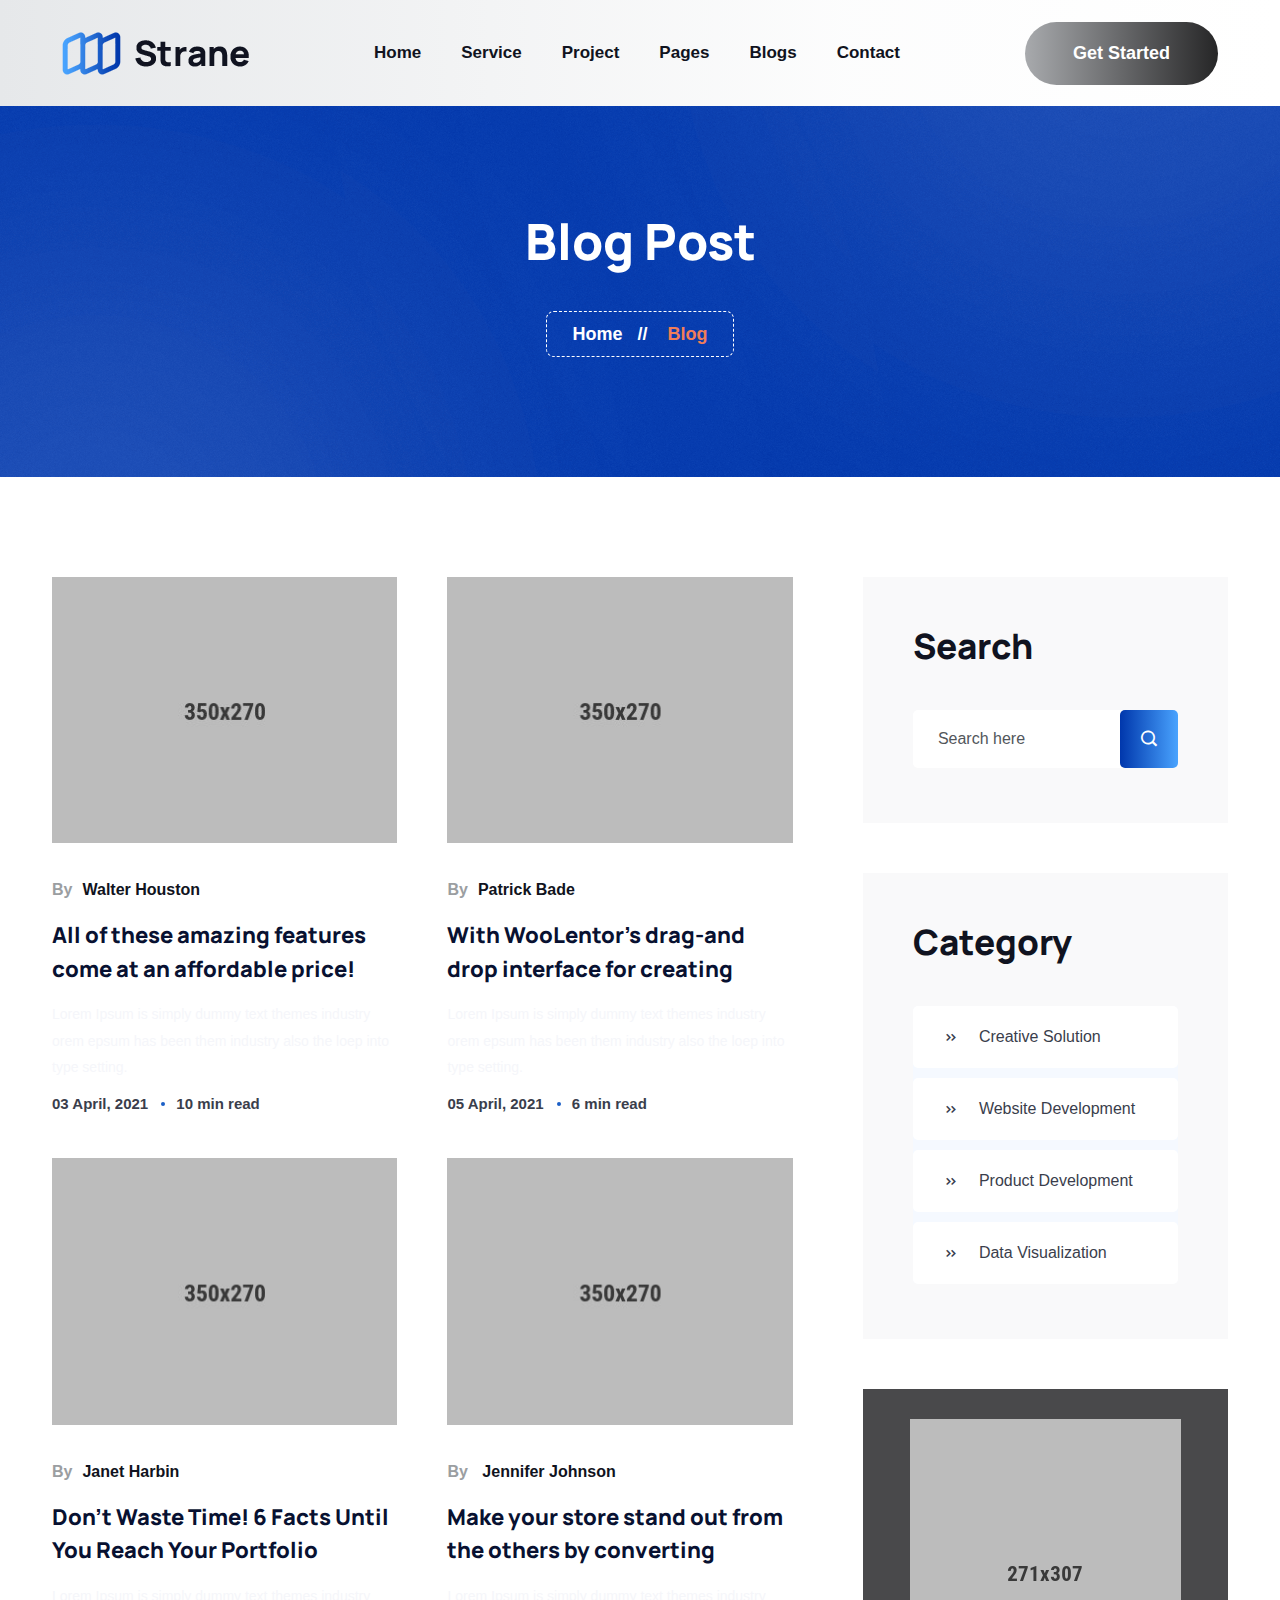
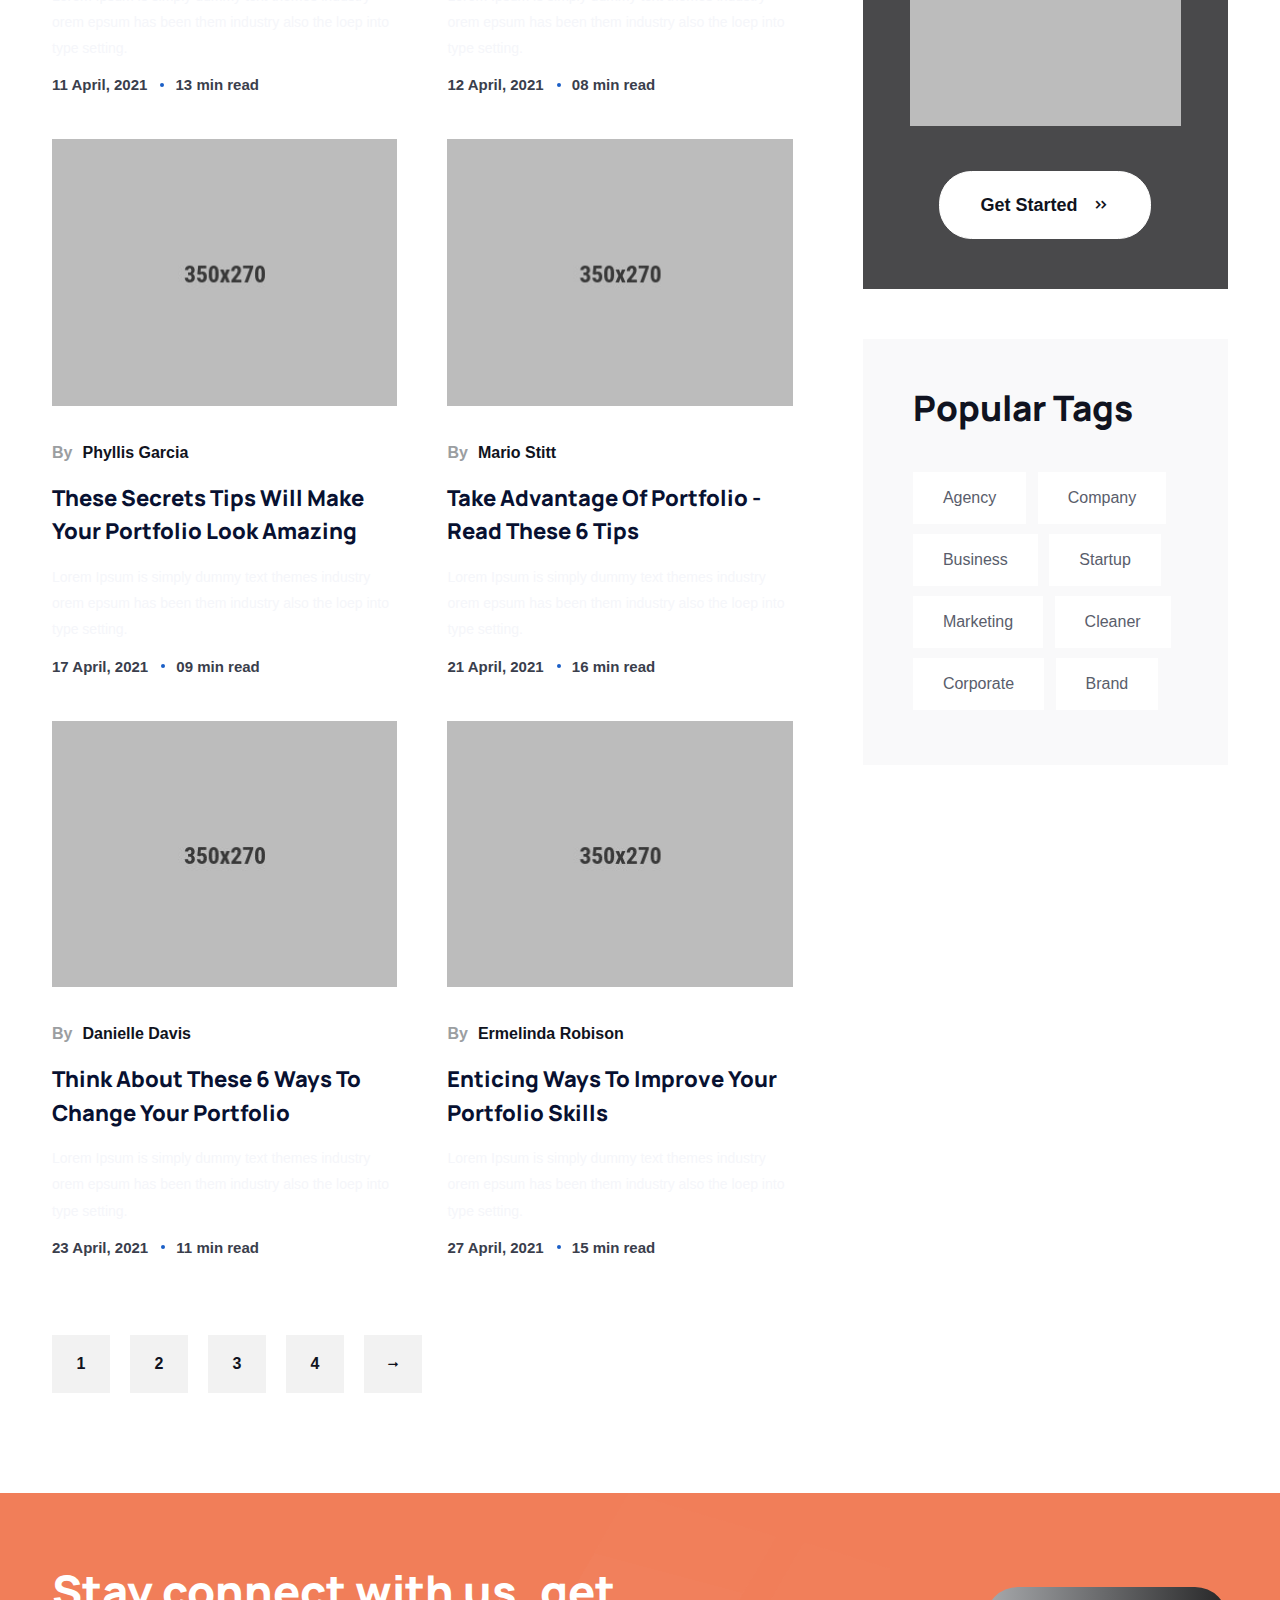
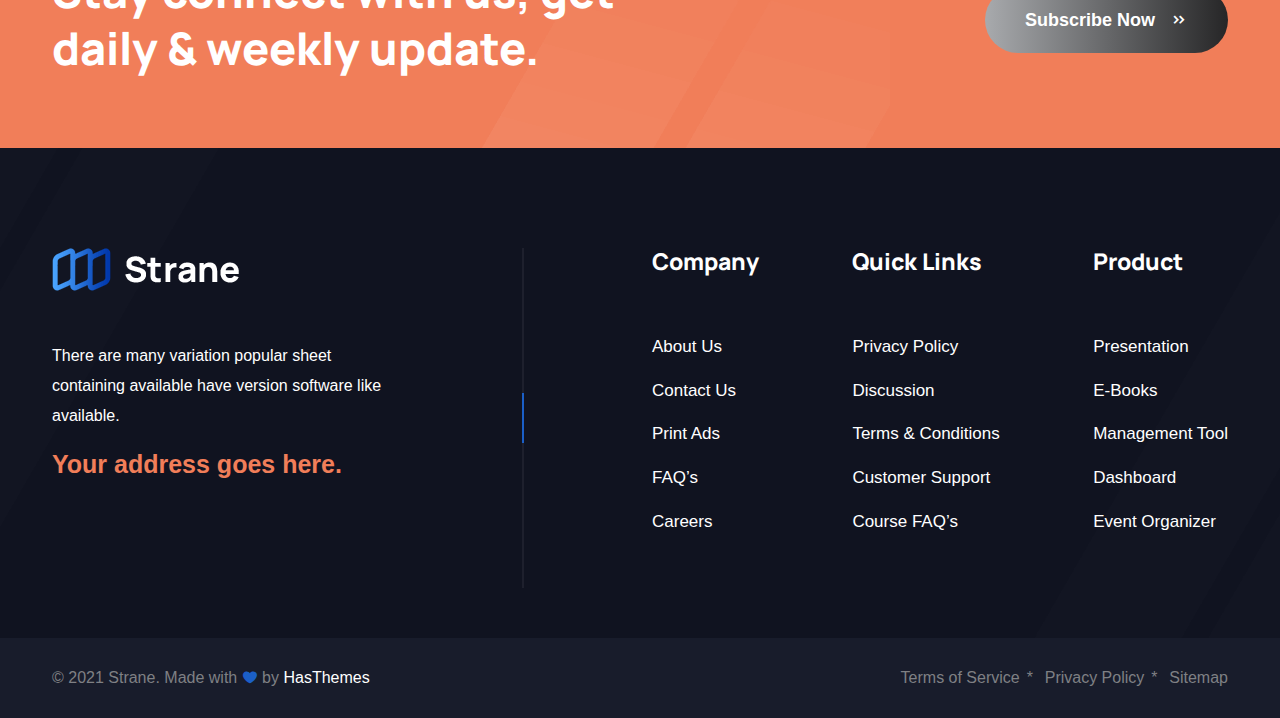
<file: strane/blog-list-right-sidebar.html>
<!DOCTYPE html>
<html lang="zxx">

<head>
    <meta charset="UTF-8">
    <meta http-equiv="X-UA-Compatible" content="IE=edge">
    <title>Strane - Startup Agency Bootstrap 5 Template</title>
    <meta name="robots" content="noindex, follow" />
    <meta name="description" content="">
    <meta name="viewport" content="width=device-width, initial-scale=1.0">

    <!-- ::::::::::::::Favicon icon::::::::::::::-->
    <link rel="shortcut icon" href="assets/images/favicon.ico" type="image/png">

    <!-- ::::::::::::::All CSS Files here :::::::::::::: -->
    <!-- Vendor CSS -->
    <link rel="stylesheet" href="assets/css/vendor/bootstrap.min.css" />
    <link rel="stylesheet" href="assets/css/vendor/icofont.min.css" />
    <link rel="stylesheet" href="assets/css/vendor/jquery-ui.min.css">

    <!-- Plugin CSS -->
    <link rel="stylesheet" href="assets/css/plugins/animate.min.css">
    <link rel="stylesheet" href="assets/css/plugins/swiper-bundle.min.css">

    <!-- Style CSS -->
    <link rel="stylesheet" href="assets/css/style.css">

</head>

<body>

    <main class="main-wrapper">
        <!-- .....:::::: Start Header Section :::::.... -->
        <header class="header-section sticky-header d-none d-lg-block section-fluid-200">
            <div class="header-wrapper">
                <div class="container-fluid">
                    <div class="row justify-content-between align-items-center">
                        <div class="col-auto">
                            <!-- Start Header Logo -->
                            <a href="index.html" class="header-logo">
                                <img src="assets/images/logo/logo.png" alt="">
                            </a>
                            <!-- End Header Logo -->
                        </div>
                        <div class="col-auto d-flex align-items-center">
                            <!-- Start Header Menu -->
                            <ul class="header-nav">
                                <li><a href="index.html">Home</a></li>
                                <li class="has-dropdown">
                                    <a href="service-list.html">Service</a>
                                    <ul class="submenu">
                                        <li><a href="service-list.html">Services</a></li>
                                        <li><a href="service-details.html">Service Details</a></li>
                                    </ul>
                                </li>
                                <li class="has-dropdown">
                                    <a href="portfolio-list.html">Project</a>
                                    <ul class="submenu">
                                        <li><a href="portfolio-list.html">Project</a></li>
                                        <li><a href="portfolio-details.html">Project Details</a></li>
                                    </ul>
                                </li>
                                <li class="has-dropdown">
                                    <a href="index.html">Pages</a>
                                    <ul class="submenu">
                                        <li><a href="about.html">About Us</a></li>
                                        <li><a href="faq.html">FAQ</a></li>
                                        <li><a href="404-error.html">404 Page</a></li>
                                    </ul>
                                </li>
                                <li class="has-dropdown">
                                    <a href="blog-list-left-sidebar.html">Blogs</a>
                                    <ul class="submenu">
                                        <li><a href="blog-list-left-sidebar.html">Blog List Left Sidebar</a></li>
                                        <li><a href="blog-list-right-sidebar.html">Blog List Right Sidebar</a></li>
                                        <li><a href="blog-list-full-width.html">Blog List Full Width</a></li>
                                        <li><a href="blog-details-left-sidebar.html">Blog Details Left Sidebar</a></li>
                                        <li><a href="blog-details-right-sidebar.html">Blog Details Right Sidebar</a></li>
                                        <li><a href="blog-details-full-width.html">Blog Details Full Width</a></li>
                                    </ul>
                                </li>
                                <li><a href="contact.html">Contact</a></li>
                            </ul>
                            <!-- End Header Menu -->
                        </div>
                        <div class="col-auto">
                            <div class="header-btn-link">
                                <a href="contact.html" class="btn btn-lg btn-default">Get Started</a>
                            </div>
                        </div>
                    </div>
                </div>
            </div>
        </header>
        <!-- .....:::::: End Header Section :::::.... -->

        <!-- .....:::::: Start Mobile Header Section :::::.... -->
        <div class="mobile-header d-block d-lg-none">
            <div class="container-fluid">
                <div class="row align-items-center justify-content-between">
                    <div class="col-auto">
                        <div class="mobile-logo">
                            <a href="index.html"><img src="assets/images/logo/logo.png" alt=""></a>
                        </div>
                    </div>
                    <div class="col-auto">
                        <div class="mobile-action-link text-end">
                            <a data-bs-toggle="offcanvas" href="#toggleMenu" role="button"><i class="icofont-navigation-menu"></i></a>
                        </div>
                    </div>
                </div>
            </div>
        </div>
        <!-- .....:::::: Start MobileHeader Section :::::.... -->

        <!--  .....::::: Start Offcanvas Mobile Menu Section :::::.... -->
        <div class="offcanvas offcanvas-start" tabindex="-1" id="toggleMenu">
            <div class="offcanvas-header">
                <!-- Start Header Logo -->
                <a href="index.html" class="header-logo"><img src="assets/images/logo/logo.png" alt=""></a>
                <!-- End Header Logo -->
                <button type="button" class="btn-close text-reset" data-bs-dismiss="offcanvas" aria-label="Close"></button>
            </div>
            <div class="offcanvas-body">
                <!-- Start Offcanvas Mobile Menu Wrapper -->
                <div class="offcanvas-mobile-menu-wrapper">
                    <!-- Start Mobile Menu  -->
                    <div class="mobile-menu-bottom">
                        <!-- Start Mobile Menu Nav -->
                        <div class="offcanvas-menu">
                            <ul>
                                <li><a href="index.html"><span>Home</span></a></li>
                                <li>
                                    <a href="#"><span>Services</span></a>
                                    <ul class="mobile-sub-menu">
                                        <li><a href="service-list.html">Service List</a></li>
                                        <li><a href="service-details.html">Service Details</a></li>
                                    </ul>
                                </li>
                                <li>
                                    <a href="#"><span>Portfolio</span></a>
                                    <ul class="mobile-sub-menu">
                                        <li><a href="portfolio-list.html">Portfolio</a></li>
                                        <li><a href="portfolio-details.html">Portfolio Details</a></li>
                                    </ul>
                                </li>
                                <li>
                                    <a href="#"><span>Pages</span></a>
                                    <ul class="mobile-sub-menu">
                                        <li><a href="about.html"><span>About Us</span></a></li>
                                        <li><a href="faq.html">FAQ</a></li>
                                        <li><a href="404-error.html">404 Page</a></li>
                                    </ul>
                                </li>
                                <li>
                                    <a href="#"><span>Blogs</span></a>
                                    <ul class="mobile-sub-menu">
                                        <li><a href="blog-list-left-sidebar.html">Blog List Left Sidebar</a></li>
                                        <li><a href="blog-list-right-sidebar.html">Blog List Right Sidebar</a></li>
                                        <li><a href="blog-list-full-width.html">Blog List Full Width</a></li>
                                        <li><a href="blog-details-left-sidebar.html">Blog Details Left Sidebar</a></li>
                                        <li><a href="blog-details-right-sidebar.html">Blog Details Right Sidebar</a></li>
                                        <li><a href="blog-details-full-width.html">Blog Details Full Width</a></li>
                                    </ul>
                                </li>
                                <li>
                                    <a href="contact.html"><span>Contact</span></a>
                                </li>
                            </ul>
                        </div> <!-- End Mobile Menu Nav -->
                    </div> <!-- End Mobile Menu -->

                    <!-- Start Mobile contact Info -->
                    <div class="mobile-contact-info text-center">
                        <ul class="social-link">
                            <li><a href="https://example.com"><i class="icofont-facebook"></i></a>
                            </li>
                            <li><a href="https://example.com"><i class="icofont-twitter"></i></a>
                            </li>
                            <li><a href="https://example.com"><i class="icofont-skype"></i></a></li>
                        </ul>
                    </div>
                    <!-- End Mobile contact Info -->

                </div> <!-- End Offcanvas Mobile Menu Wrapper -->
            </div>
        </div>
        <!-- ...:::: End Offcanvas Mobile Menu Section:::... -->

        <!-- Offcanvas Overlay -->
        <div class="offcanvas-overlay"></div>

        <!-- ...::: Start Breadcrumb Section :::... -->
        <div class="breadcrumb-section">
            <div class="box-wrapper">
                <div class="breadcrumb-wrapper">
                    <div class="container">
                        <div class="row text-center">
                            <div class="col-12">
                                <h2 class="breadcrumb-title">Blog Post</h2>
                                <ul class="breadcrumb-nav">
                                    <li><a href="index.html">Home</a></li>
                                    <li>Blog</li>
                                </ul>
                            </div>
                        </div>
                    </div>
                </div>
            </div>
        </div>
        <!-- ...::: End Breadcrumb Section :::... -->

        <!-- ...::: Start Blog List Section :::... -->
        <div class="blog-list-section section-top-gap-150">
            <div class="box-wrapper">
                <div class="blog-list-wrapper">
                    <div class="container">
                        <div class="row">
                            <div class="col-12">
                                <div class="custome-container-with-sidebar d-flex flex-column-reverse flex-lg-row-reverse">
                                    <div class="container-width-37 sidebar-rightside">
                                        <div class="sidebar-wrapper">
                                            <!-- Start Sidebar Widget Single Item - Search -->
                                            <div class="sidebar-widget-singel-item widget-box-bg gray-bg">
                                                <h4 class="title">Search</h4>
                                                <form class="widget-search" action="#" method="post">
                                                    <input type="search" placeholder="Search here" required>
                                                    <button type="submit"><i class="icofont-search-1"></i></button>
                                                </form>
                                            </div>
                                            <!-- End Sidebar Widget Single Item - Search -->

                                            <!-- Start Sidebar Widget Single Item - Service Catagory -->
                                            <div class="sidebar-widget-singel-item widget-box-bg gray-bg">
                                                <h4 class="title">Category</h4>
                                                <ul class="widget-catagory">
                                                    <li><a href=""><i class="icofont-double-right"></i>Creative Solution</a></li>
                                                    <li><a href=""><i class="icofont-double-right"></i>Website Development</a></li>
                                                    <li><a href=""><i class="icofont-double-right"></i>Product Development</a></li>
                                                    <li><a href=""><i class="icofont-double-right"></i>Data Visualization</a></li>
                                                </ul>
                                            </div>
                                            <!-- End Sidebar Widget Single Item - Service Catagory -->

                                            <!-- Start Sidebar Widget Single Item - Side Banner -->
                                            <div class="sidebar-widget-singel-item sidebar-banner">
                                                <div class="image text-center">
                                                    <img class="img-fluid" src="assets/images/background/banner-img-1.png" alt="">
                                                </div>
                                                <div class="d-flex justify-content-center">
                                                    <a href="contact.html" class="btn btn-lg btn-default-alt icon-right">Get Started <i class="icofont-double-right"></i></a>
                                                </div>
                                            </div>
                                            <!-- ENd Sidebar Widget Single Item - Side Banner -->

                                            <!-- Start Sidebar Widget Single Item - Tags -->
                                            <div class="sidebar-widget-singel-item widget-box-bg">
                                                <h4 class="title">popular tags</h4>
                                                <ul class="widget-tags">
                                                    <li><a href="">Agency</a></li>
                                                    <li><a href="">Company</a></li>
                                                    <li><a href="">Business</a></li>
                                                    <li><a href="">Startup</a></li>
                                                    <li><a href="">Marketing</a></li>
                                                    <li><a href="">Cleaner</a></li>

                                                    <li><a href="">Corporate</a></li>
                                                    <li><a href="">Brand</a></li>

                                                </ul>
                                            </div>
                                            <!-- End Sidebar Widget Single Item - Tags -->
                                        </div>
                                    </div>
                                    <div class="container-width-63">
                                        <!-- Start Blog List Item -->
                                        <div class="blog-list-items">
                                            <!-- Start Blog List Single Item -->
                                            <div class="blog-list-single-item">
                                                <a href="blog-details-full-width.html" class="image"><img src="assets/images/blog/blog-list/blog-list-single-item-img-1.jpg" alt=""></a>
                                                <div class="content">
                                                    <span class="author">By<a href="">Walter Houston</a></span>
                                                    <h5 class="title"><a href="blog-details-full-width.html">All of these amazing features come at an affordable price!</a></h5>
                                                    <p>Lorem Ipsum is simply dummy text themes
                                                        industry orem epsum has been them industry
                                                        also the loep into type setting.</p>

                                                    <div class="post-info">
                                                        <span>03 April, 2021</span>
                                                        <span>10 min read</span>
                                                    </div>
                                                </div>
                                            </div>
                                            <!-- End Blog List Single Item -->
                                            <!-- Start Blog List Single Item -->
                                            <div class="blog-list-single-item">
                                                <a href="blog-details-full-width.html" class="image"><img src="assets/images/blog/blog-list/blog-list-single-item-img-2.jpg" alt=""></a>
                                                <div class="content">
                                                    <span class="author">By<a href="">Patrick Bade</a></span>
                                                    <h5 class="title"><a href="blog-details-full-width.html">With WooLentor's drag-and
                                                            drop interface for creating</a></h5>
                                                    <p>Lorem Ipsum is simply dummy text themes
                                                        industry orem epsum has been them industry
                                                        also the loep into type setting.</p>

                                                    <div class="post-info">
                                                        <span>05 April, 2021</span>
                                                        <span>6 min read</span>
                                                    </div>
                                                </div>
                                            </div>
                                            <!-- End Blog List Single Item -->
                                            <!-- Start Blog List Single Item -->
                                            <div class="blog-list-single-item">
                                                <a href="blog-details-full-width.html" class="image"><img src="assets/images/blog/blog-list/blog-list-single-item-img-3.jpg" alt=""></a>
                                                <div class="content">
                                                    <span class="author">By<a href="">Janet Harbin</a></span>
                                                    <h5 class="title"><a href="blog-details-full-width.html">Don't Waste Time! 6 Facts Until You Reach Your Portfolio</a></h5>
                                                    <p>Lorem Ipsum is simply dummy text themes
                                                        industry orem epsum has been them industry
                                                        also the loep into type setting.</p>

                                                    <div class="post-info">
                                                        <span>11 April, 2021</span>
                                                        <span>13 min read</span>
                                                    </div>
                                                </div>
                                            </div>
                                            <!-- End Blog List Single Item -->
                                            <!-- Start Blog List Single Item -->
                                            <div class="blog-list-single-item">
                                                <a href="blog-details-full-width.html" class="image"><img src="assets/images/blog/blog-list/blog-list-single-item-img-4.jpg" alt=""></a>
                                                <div class="content">
                                                    <span class="author">By<a href="">	Jennifer Johnson</a></span>
                                                    <h5 class="title"><a href="blog-details-full-width.html">Make your store stand out
                                                            from the others by converting</a></h5>
                                                    <p>Lorem Ipsum is simply dummy text themes
                                                        industry orem epsum has been them industry
                                                        also the loep into type setting.</p>

                                                    <div class="post-info">
                                                        <span>12 April, 2021</span>
                                                        <span>08 min read</span>
                                                    </div>
                                                </div>
                                            </div>
                                            <!-- End Blog List Single Item -->
                                            <!-- Start Blog List Single Item -->
                                            <div class="blog-list-single-item">
                                                <a href="blog-details-full-width.html" class="image"><img src="assets/images/blog/blog-list/blog-list-single-item-img-5.jpg" alt=""></a>
                                                <div class="content">
                                                    <span class="author">By<a href="">Phyllis Garcia</a></span>
                                                    <h5 class="title"><a href="blog-details-full-width.html">These Secrets Tips Will Make Your Portfolio Look Amazing</a></h5>
                                                    <p>Lorem Ipsum is simply dummy text themes
                                                        industry orem epsum has been them industry
                                                        also the loep into type setting.</p>

                                                    <div class="post-info">
                                                        <span>17 April, 2021</span>
                                                        <span>09 min read</span>
                                                    </div>
                                                </div>
                                            </div>
                                            <!-- End Blog List Single Item -->
                                            <!-- Start Blog List Single Item -->
                                            <div class="blog-list-single-item">
                                                <a href="blog-details-full-width.html" class="image"><img src="assets/images/blog/blog-list/blog-list-single-item-img-6.jpg" alt=""></a>
                                                <div class="content">
                                                    <span class="author">By<a href="">Mario Stitt</a></span>
                                                    <h5 class="title"><a href="blog-details-full-width.html">Take Advantage Of Portfolio - Read These 6 Tips</a></h5>
                                                    <p>Lorem Ipsum is simply dummy text themes
                                                        industry orem epsum has been them industry
                                                        also the loep into type setting.</p>

                                                    <div class="post-info">
                                                        <span>21 April, 2021</span>
                                                        <span>16 min read</span>
                                                    </div>
                                                </div>
                                            </div>
                                            <!-- End Blog List Single Item -->
                                            <!-- Start Blog List Single Item -->
                                            <div class="blog-list-single-item">
                                                <a href="blog-details-full-width.html" class="image"><img src="assets/images/blog/blog-list/blog-list-single-item-img-7.jpg" alt=""></a>
                                                <div class="content">
                                                    <span class="author">By<a href="">Danielle Davis</a></span>
                                                    <h5 class="title"><a href="blog-details-full-width.html">Think About These 6 Ways To Change Your Portfolio</a></h5>
                                                    <p>Lorem Ipsum is simply dummy text themes
                                                        industry orem epsum has been them industry
                                                        also the loep into type setting.</p>

                                                    <div class="post-info">
                                                        <span>23 April, 2021</span>
                                                        <span>11 min read</span>
                                                    </div>
                                                </div>
                                            </div>
                                            <!-- End Blog List Single Item -->
                                            <!-- Start Blog List Single Item -->
                                            <div class="blog-list-single-item">
                                                <a href="blog-details-full-width.html" class="image"><img src="assets/images/blog/blog-list/blog-list-single-item-img-8.jpg" alt=""></a>
                                                <div class="content">
                                                    <span class="author">By<a href="">Ermelinda Robison</a></span>
                                                    <h5 class="title"><a href="blog-details-full-width.html">Enticing Ways To Improve Your Portfolio Skills</a></h5>
                                                    <p>Lorem Ipsum is simply dummy text themes
                                                        industry orem epsum has been them industry
                                                        also the loep into type setting.</p>

                                                    <div class="post-info">
                                                        <span>27 April, 2021</span>
                                                        <span>15 min read</span>
                                                    </div>
                                                </div>
                                            </div>
                                            <!-- End Blog List Single Item -->
                                        </div>
                                        <!-- End Blog List Item -->

                                        <!-- Start Page Pagination -->
                                        <ul class="page-pagination">
                                            <li class="active"><a href="">1</a></li>
                                            <li><a href="">2</a></li>
                                            <li><a href="">3</a></li>
                                            <li><a href="">4</a></li>
                                            <li class="next"><a href=""><i class="icofont-long-arrow-right"></i></a></li>
                                        </ul>
                                        <!-- Start Page Pagination -->
                                    </div>
                                </div>
                            </div>
                        </div>
                    </div>
                </div>
            </div>
        </div>
        <!-- ...::: End Blog List Section :::... -->

        <!-- Start Subscribe Banner -->
        <div class="subscribe-banner section-top-gap-150">
            <div class="container">
                <div class="row justify-content-between align-items-center">
                    <div class="col-lg-6 col-xl-6">
                        <div class="content">
                            <h6 class="big-text">Stay connect with us, get daily & weekly update.</h6>
                        </div>
                    </div>
                    <div class="col-auto">
                        <a href="contact.html" class="btn btn-lg btn-default icon-right">Subscribe Now <i
                                class="icofont-double-right"></i></a>
                    </div>
                </div>
            </div>
        </div>
        <!-- End Subscribe Banner -->

        <!-- ...::: Start Footer Section :::... -->
        <footer class="footer-section section-top-gap-0">
            <div class="box-wrapper">
                <!-- Start Footer Top -->
                <div class="footer-top footer-top-style-2">
                    <div class="container">
                        <div class="row">
                            <div class="col-12">
                                <div class="footer-top-box">
                                    <div class="footer-top-left">
                                        <!-- Start Footer Single Widget - About -->
                                        <div class="footer-single-widget footer-about">
                                            <a href="index.html" class="footer-logo">
                                                <img src="assets/images/logo/logo-dark.png" alt="">
                                            </a>
                                            <p>There are many variation popular sheet
                                                containing available have version software
                                                like available.</p>
                                            <address>Your address goes here.</address>
                                        </div>
                                        <!-- End Footer Single Widget - About-->
                                    </div>
                                    <div class="footer-top-right">
                                        <!-- Start Footer Single Widget - Footer Menu -->
                                        <div class="footer-single-widget footer-menu">
                                            <h5 class="footer-title">Company</h5>
                                            <ul class="footer-nav">
                                                <li><a href="about.html">About Us</a></li>
                                                <li><a href="contact.html">Contact Us</a></li>
                                                <li><a href="">Print Ads</a></li>
                                                <li><a href="faq.html">FAQ’s</a></li>
                                                <li><a href="">Careers</a></li>
                                            </ul>
                                        </div>
                                        <!-- End Footer Single Widget - Footer Menu-->
                                        <!-- Start Footer Single Widget - Footer Menu -->
                                        <div class="footer-single-widget footer-menu">
                                            <h5 class="footer-title">Quick Links</h5>
                                            <ul class="footer-nav">
                                                <li><a href="">Privacy Policy</a></li>
                                                <li><a href="">Discussion</a></li>
                                                <li><a href="">Terms & Conditions</a></li>
                                                <li><a href=""> Customer Support</a></li>
                                                <li><a href="">Course FAQ’s</a></li>
                                            </ul>
                                        </div>
                                        <!-- End Footer Single Widget - Footer Menu-->
                                        <!-- Start Footer Single Widget - Footer Menu -->
                                        <div class="footer-single-widget footer-menu">
                                            <h5 class="footer-title">Product</h5>
                                            <ul class="footer-nav">
                                                <li><a href="">Presentation</a></li>
                                                <li><a href="">E-Books</a></li>
                                                <li><a href="">Management Tool</a></li>
                                                <li><a href="">Dashboard</a></li>
                                                <li><a href="">Event Organizer</a></li>
                                            </ul>
                                        </div>
                                        <!-- End Footer Single Widget - Footer Menu-->
                                    </div>
                                </div>
                            </div>
                        </div>
                    </div>
                </div>
                <!-- End Footer Top -->

                <!-- Start Footer Bottom -->
                <div class="footer-bottom">
                    <div class="container">
                        <div class="row justify-content-center justify-content-md-between align-items-center">
                            <div class="col-auto">
                                <p class="copytight-text">&copy; 2021 Strane. Made with <i class="icofont-heart"></i> by <a href="https://hasthemes.com/" target="_blank" rel="noopener noreferrer">HasThemes</a></p>
                            </div>

                            <div class="col-auto">
                                <ul class="footer-bottom-link">
                                    <li> <a href="">Terms of Service </a></li>
                                    <li><a href="">Privacy Policy</a></li>
                                    <li><a href="">Sitemap</a></li>
                                </ul>
                            </div>
                        </div>
                    </div>
                </div>
                <!-- End Footer Bottom -->
            </div>
        </footer>
        <!-- ...::: End Footer Section :::... -->

        <!-- material-scrolltop button -->
        <button class="material-scrolltop" type="button"></button>
    </main>

    <!-- ::::::::::::::All JS Files here :::::::::::::: -->
    <!-- Global Vendor -->
    <script src="assets/js/vendor/modernizr-3.11.2.min.js"></script>
    <script src="assets/js/vendor/jquery-3.6.0.min.js"></script>
    <script src="assets/js/vendor/jquery-migrate-3.3.2.min.js"></script>
    <script src="assets/js/vendor/bootstrap.bundle.min.js"></script>
    <script src="assets/js/vendor/jquery-ui.min.js"></script>

    <!--Plugins JS-->
    <script src="assets/js/plugins/swiper-bundle.min.js"></script>
    <script src="assets/js/plugins/jquery.waypoints.js"></script>
    <script src="assets/js/plugins/counter.js"></script>
    <script src="assets/js/plugins/images-loaded.min.js"></script>
    <script src="assets/js/plugins/isotope.pkgd.min.js"></script>
    <script src="assets/js/plugins/ajax-mail.js"></script>
    <script src="assets/js/plugins/material-scrolltop.js"></script>

    <!--Main JS (Common Activation Codes)-->
    <script src="assets/js/main.js"></script>

</body>

</html>
</file>
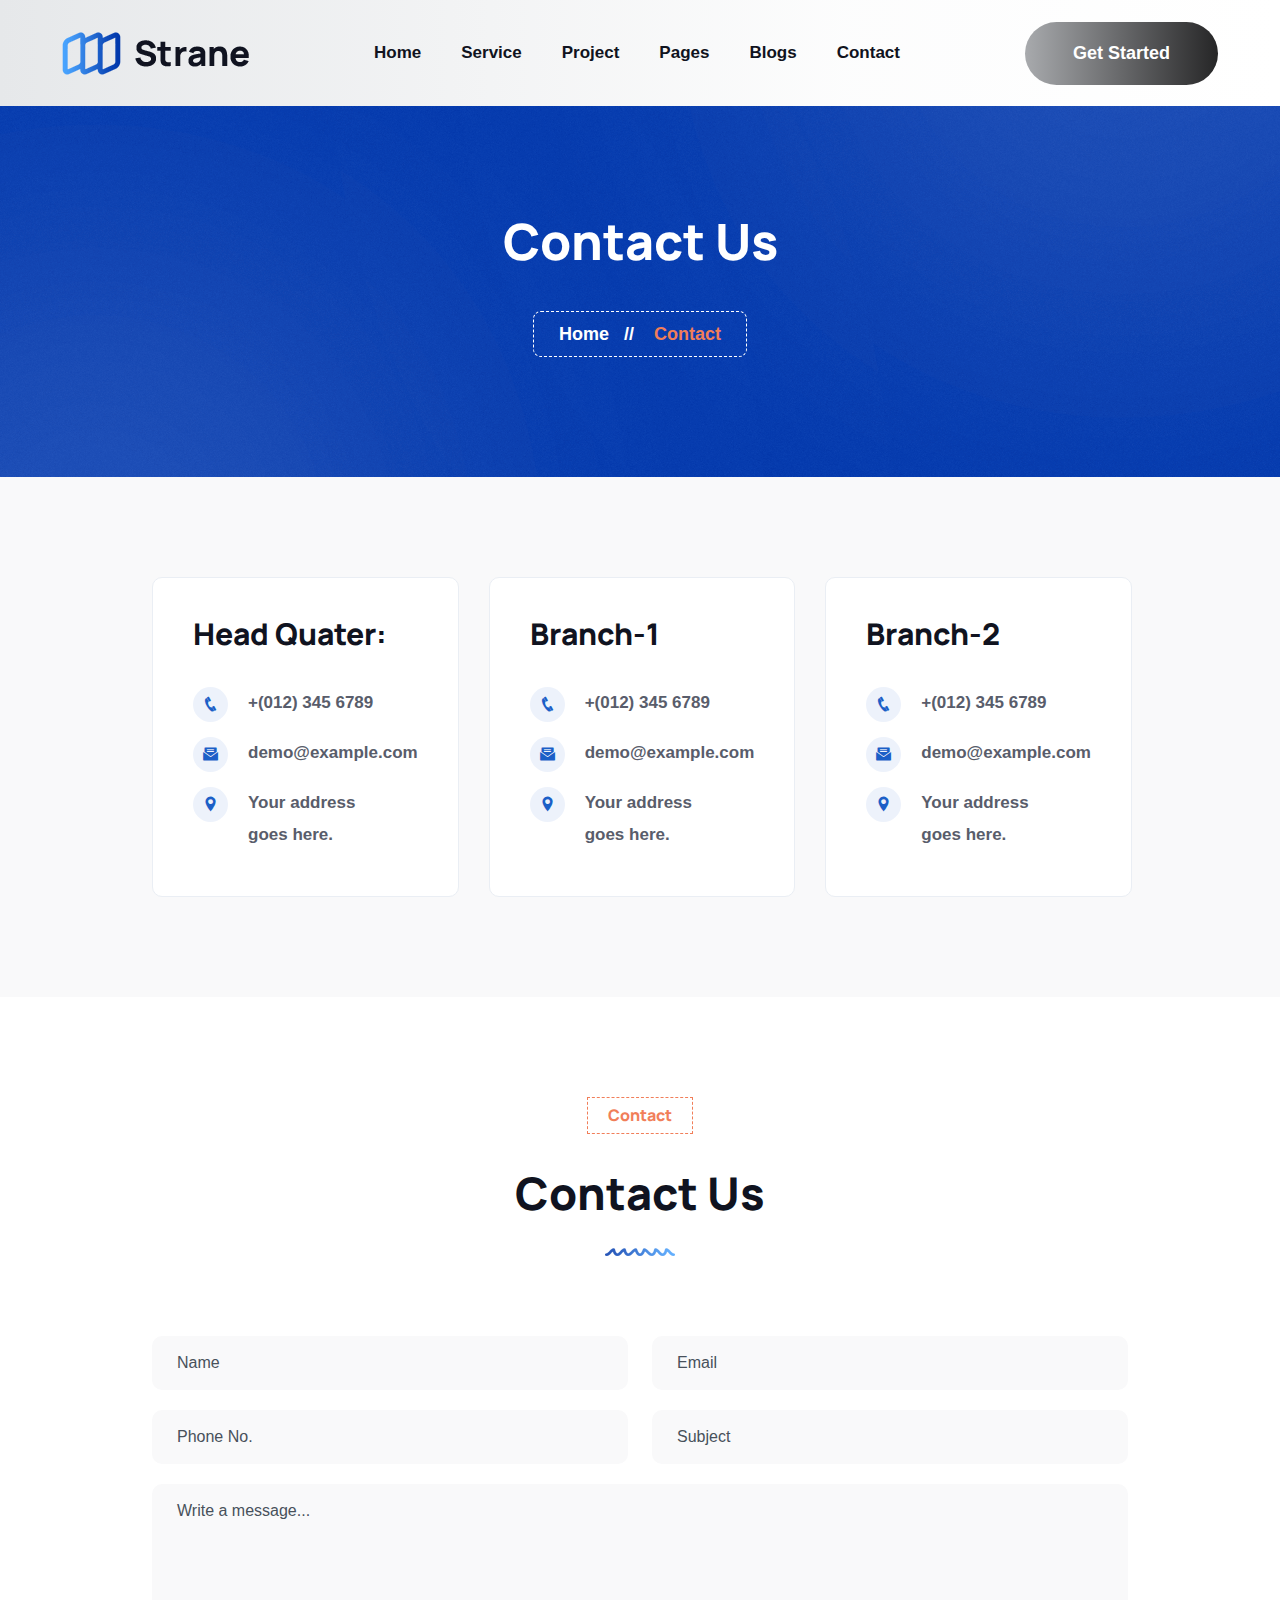
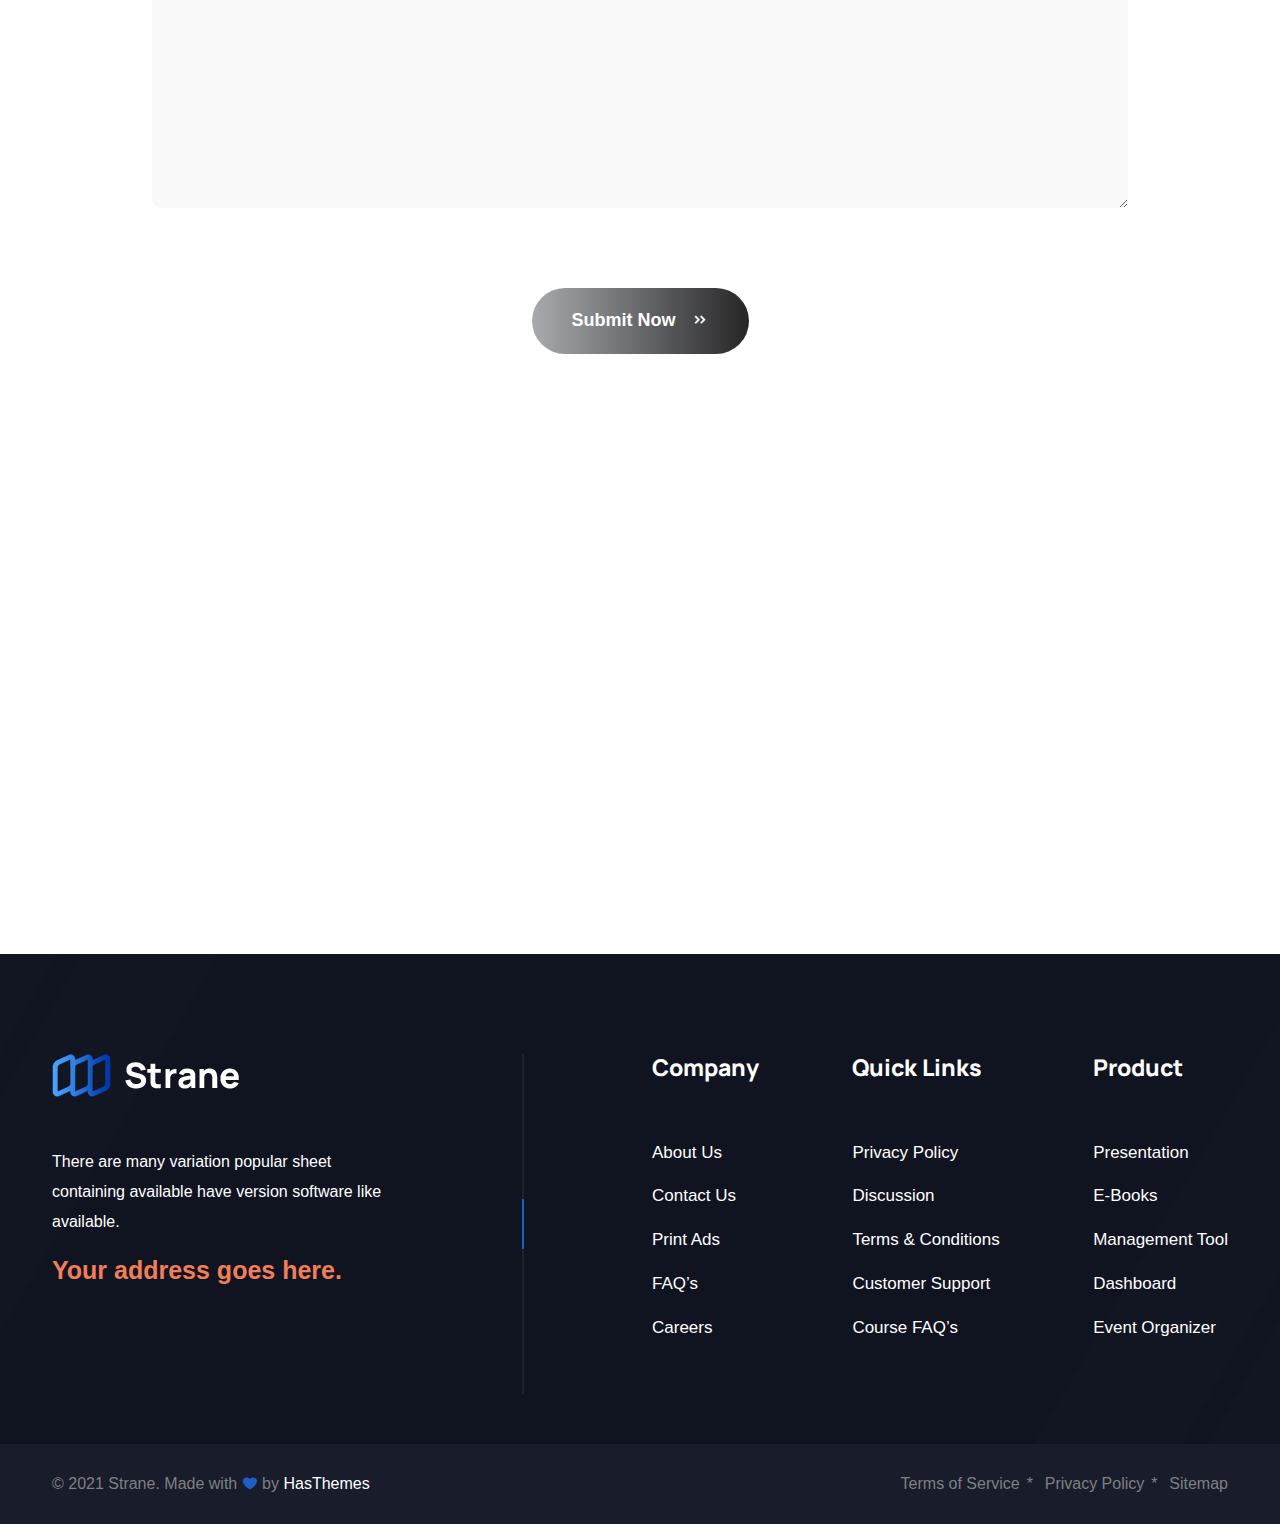
<file: strane/contact.html>
<!DOCTYPE html>
<html lang="zxx">

<head>
    <meta charset="UTF-8">
    <meta http-equiv="X-UA-Compatible" content="IE=edge">
    <title>Strane - Startup Agency Bootstrap 5 Template</title>
    <meta name="robots" content="noindex, follow" />
    <meta name="description" content="">
    <meta name="viewport" content="width=device-width, initial-scale=1.0">

    <!-- ::::::::::::::Favicon icon::::::::::::::-->
    <link rel="shortcut icon" href="assets/images/favicon.ico" type="image/png">

    <!-- ::::::::::::::All CSS Files here :::::::::::::: -->
    <!-- Vendor CSS -->
    <link rel="stylesheet" href="assets/css/vendor/bootstrap.min.css" />
    <link rel="stylesheet" href="assets/css/vendor/icofont.min.css" />
    <link rel="stylesheet" href="assets/css/vendor/jquery-ui.min.css">

    <!-- Plugin CSS -->
    <link rel="stylesheet" href="assets/css/plugins/animate.min.css">
    <link rel="stylesheet" href="assets/css/plugins/swiper-bundle.min.css">

    <!-- Style CSS -->
    <link rel="stylesheet" href="assets/css/style.css">

</head>

<body>

    <main class="main-wrapper">
        <!-- .....:::::: Start Header Section :::::.... -->
        <header class="header-section sticky-header d-none d-lg-block section-fluid-200">
            <div class="header-wrapper">
                <div class="container-fluid">
                    <div class="row justify-content-between align-items-center">
                        <div class="col-auto">
                            <!-- Start Header Logo -->
                            <a href="index.html" class="header-logo">
                                <img src="assets/images/logo/logo.png" alt="">
                            </a>
                            <!-- End Header Logo -->
                        </div>
                        <div class="col-auto d-flex align-items-center">
                            <!-- Start Header Menu -->
                            <ul class="header-nav">
                                <li><a href="index.html">Home</a></li>
                                <li class="has-dropdown">
                                    <a href="service-list.html">Service</a>
                                    <ul class="submenu">
                                        <li><a href="service-list.html">Services</a></li>
                                        <li><a href="service-details.html">Service Details</a></li>
                                    </ul>
                                </li>
                                <li class="has-dropdown">
                                    <a href="portfolio-list.html">Project</a>
                                    <ul class="submenu">
                                        <li><a href="portfolio-list.html">Project</a></li>
                                        <li><a href="portfolio-details.html">Project Details</a></li>
                                    </ul>
                                </li>
                                <li class="has-dropdown">
                                    <a href="index.html">Pages</a>
                                    <ul class="submenu">
                                        <li><a href="about.html">About Us</a></li>
                                        <li><a href="faq.html">FAQ</a></li>
                                        <li><a href="404-error.html">404 Page</a></li>
                                    </ul>
                                </li>
                                <li class="has-dropdown">
                                    <a href="blog-list-left-sidebar.html">Blogs</a>
                                    <ul class="submenu">
                                        <li><a href="blog-list-left-sidebar.html">Blog List Left Sidebar</a></li>
                                        <li><a href="blog-list-right-sidebar.html">Blog List Right Sidebar</a></li>
                                        <li><a href="blog-list-full-width.html">Blog List Full Width</a></li>
                                        <li><a href="blog-details-left-sidebar.html">Blog Details Left Sidebar</a></li>
                                        <li><a href="blog-details-right-sidebar.html">Blog Details Right Sidebar</a></li>
                                        <li><a href="blog-details-full-width.html">Blog Details Full Width</a></li>
                                    </ul>
                                </li>
                                <li><a href="contact.html">Contact</a></li>
                            </ul>
                            <!-- End Header Menu -->
                        </div>
                        <div class="col-auto">
                            <div class="header-btn-link">
                                <a href="contact.html" class="btn btn-lg btn-default">Get Started</a>
                            </div>
                        </div>
                    </div>
                </div>
            </div>
        </header>
        <!-- .....:::::: End Header Section :::::.... -->

        <!-- .....:::::: Start Mobile Header Section :::::.... -->
        <div class="mobile-header d-block d-lg-none">
            <div class="container-fluid">
                <div class="row align-items-center justify-content-between">
                    <div class="col-auto">
                        <div class="mobile-logo">
                            <a href="index.html"><img src="assets/images/logo/logo.png" alt=""></a>
                        </div>
                    </div>
                    <div class="col-auto">
                        <div class="mobile-action-link text-end">
                            <a data-bs-toggle="offcanvas" href="#toggleMenu" role="button"><i class="icofont-navigation-menu"></i></a>
                        </div>
                    </div>
                </div>
            </div>
        </div>
        <!-- .....:::::: Start MobileHeader Section :::::.... -->

        <!--  .....::::: Start Offcanvas Mobile Menu Section :::::.... -->
        <div class="offcanvas offcanvas-start" tabindex="-1" id="toggleMenu">
            <div class="offcanvas-header">
                <!-- Start Header Logo -->
                <a href="index.html" class="header-logo"><img src="assets/images/logo/logo.png" alt=""></a>
                <!-- End Header Logo -->
                <button type="button" class="btn-close text-reset" data-bs-dismiss="offcanvas" aria-label="Close"></button>
            </div>
            <div class="offcanvas-body">
                <!-- Start Offcanvas Mobile Menu Wrapper -->
                <div class="offcanvas-mobile-menu-wrapper">
                    <!-- Start Mobile Menu  -->
                    <div class="mobile-menu-bottom">
                        <!-- Start Mobile Menu Nav -->
                        <div class="offcanvas-menu">
                            <ul>
                                <li><a href="index.html"><span>Home</span></a></li>
                                <li>
                                    <a href="#"><span>Services</span></a>
                                    <ul class="mobile-sub-menu">
                                        <li><a href="service-list.html">Service List</a></li>
                                        <li><a href="service-details.html">Service Details</a></li>
                                    </ul>
                                </li>
                                <li>
                                    <a href="#"><span>Portfolio</span></a>
                                    <ul class="mobile-sub-menu">
                                        <li><a href="portfolio-list.html">Portfolio</a></li>
                                        <li><a href="portfolio-details.html">Portfolio Details</a></li>
                                    </ul>
                                </li>
                                <li>
                                    <a href="#"><span>Pages</span></a>
                                    <ul class="mobile-sub-menu">
                                        <li><a href="about.html"><span>About Us</span></a></li>
                                        <li><a href="faq.html">FAQ</a></li>
                                        <li><a href="404-error.html">404 Page</a></li>
                                    </ul>
                                </li>
                                <li>
                                    <a href="#"><span>Blogs</span></a>
                                    <ul class="mobile-sub-menu">
                                        <li><a href="blog-list-left-sidebar.html">Blog List Left Sidebar</a></li>
                                        <li><a href="blog-list-right-sidebar.html">Blog List Right Sidebar</a></li>
                                        <li><a href="blog-list-full-width.html">Blog List Full Width</a></li>
                                        <li><a href="blog-details-left-sidebar.html">Blog Details Left Sidebar</a></li>
                                        <li><a href="blog-details-right-sidebar.html">Blog Details Right Sidebar</a></li>
                                        <li><a href="blog-details-full-width.html">Blog Details Full Width</a></li>
                                    </ul>
                                </li>
                                <li>
                                    <a href="contact.html"><span>Contact</span></a>
                                </li>
                            </ul>
                        </div> <!-- End Mobile Menu Nav -->
                    </div> <!-- End Mobile Menu -->

                    <!-- Start Mobile contact Info -->
                    <div class="mobile-contact-info text-center">
                        <ul class="social-link">
                            <li><a href="https://example.com"><i class="icofont-facebook"></i></a>
                            </li>
                            <li><a href="https://example.com"><i class="icofont-twitter"></i></a>
                            </li>
                            <li><a href="https://example.com"><i class="icofont-skype"></i></a></li>
                        </ul>
                    </div>
                    <!-- End Mobile contact Info -->

                </div> <!-- End Offcanvas Mobile Menu Wrapper -->
            </div>
        </div>
        <!-- ...:::: End Offcanvas Mobile Menu Section:::... -->

        <!-- Offcanvas Overlay -->
        <div class="offcanvas-overlay"></div>

        <!-- ...::: Start Breadcrumb Section :::... -->
        <div class="breadcrumb-section">
            <div class="box-wrapper">
                <div class="breadcrumb-wrapper">
                    <div class="container">
                        <div class="row text-center">
                            <div class="col-12">
                                <h2 class="breadcrumb-title">Contact Us</h2>
                                <ul class="breadcrumb-nav">
                                    <li><a href="index.html">Home</a></li>
                                    <li>Contact</li>
                                </ul>
                            </div>
                        </div>
                    </div>
                </div>
            </div>
        </div>
        <!-- ...::: End Breadcrumb Section :::... -->

        <!-- ...::: Start Contact Info Section :::... -->
        <div class="contact-info-section section-inner-padding-150 section-inner-bg">
            <div class="box-wrapper">
                <!-- Start Contact Box Info Wrapper -->
                <div class="contact-box-info-wrapper">
                    <div class="container">
                        <div class="row">
                            <div class="col-xl-10 offset-xl-1 col-12">
                                <ul class="contact-box-info-items">
                                    <!-- Start Contact Box Info Single Item -->
                                    <li class="contact-box-info-single-item">
                                        <h4 class="title">Head Quater:</h4>
                                        <div class="contact-box-info-text">
                                            <a class="contact-box-info-text-single" href="tel:+0123456789"><span class="icon"><i class="icofont-phone"></i></span>
                                                <p>+(012) 345 6789</p>
                                            </a>
                                            <a class="contact-box-info-text-single" href="mailto:demo@example.com"><span class="icon"><i class="icofont-envelope-open"></i></span>
                                                <p>demo@example.com</p>
                                            </a>
                                            <address class="contact-box-info-text-single"><span class="icon"><i class="icofont-location-pin"></i></span>
                                                <p>Your address goes here.</p>
                                            </address>
                                        </div>
                                    </li>
                                    <!-- End Contact Box Info Single Item -->
                                    <!-- Start Contact Box Info Single Item -->
                                    <li class="contact-box-info-single-item">
                                        <h4 class="title">Branch-1</h4>
                                        <div class="contact-box-info-text">
                                            <a class="contact-box-info-text-single" href="tel:+0123456789"><span class="icon"><i class="icofont-phone"></i></span>
                                                <p>+(012) 345 6789</p>
                                            </a>
                                            <a class="contact-box-info-text-single" href="mailto:demo@example.com"><span class="icon"><i class="icofont-envelope-open"></i></span>
                                                <p>demo@example.com</p>
                                            </a>
                                            <address class="contact-box-info-text-single"><span class="icon"><i class="icofont-location-pin"></i></span>
                                                <p>Your address goes here.</p>
                                            </address>
                                        </div>
                                    </li>
                                    <!-- End Contact Box Info Single Item -->
                                    <!-- Start Contact Box Info Single Item -->
                                    <li class="contact-box-info-single-item">
                                        <h4 class="title">Branch-2</h4>
                                        <div class="contact-box-info-text">
                                            <a class="contact-box-info-text-single" href="tel:+0123456789"><span class="icon"><i class="icofont-phone"></i></span>
                                                <p>+(012) 345 6789</p>
                                            </a>
                                            <a class="contact-box-info-text-single" href="mailto:demo@example.com"><span class="icon"><i class="icofont-envelope-open"></i></span>
                                                <p>demo@example.com</p>
                                            </a>
                                            <address class="contact-box-info-text-single"><span class="icon"><i class="icofont-location-pin"></i></span>
                                                <p>Your address goes here.</p>
                                            </address>
                                        </div>
                                    </li>
                                    <!-- End Contact Box Info Single Item -->
                                </ul>
                            </div>
                        </div>
                    </div>
                </div>
                <!-- End Contact Box Info Wrapper -->
            </div>
        </div>
        <!-- ...::: End Contact Info Section :::... -->

        <!-- ...::: Start Form Section :::... -->
        <div class="form-section section-inner-padding-150">
            <div class="box-wrapper">
                <div class="section-wrapper">
                    <div class="container">
                        <div class="row">
                            <div class="col-xl-8 offset-xl-2">
                                <div class="section-content section-content-gap-80 text-center">
                                    <h6 class="section-tag tag-orange">Contact</h6>
                                    <h3 class="section-title">Contact Us</h3>
                                    <span class="icon-seperator"><img src="assets/images/icons/section-seperator-shape.png" alt=""></span>
                                </div>
                            </div>
                        </div>
                    </div>
                </div>
                <div class="contact-form-wrapper">
                    <div class="container">
                        <div class="row">
                            <div class="col-xl-10 offset-xl-1 col-12">
                                <form id="contact-form" class="default-form" action="assets/mail/contact.php" method="post">
                                    <div class="row">
                                        <div class="col-lg-6 mb-20">
                                            <div class="default-form-single-item">
                                                <input name="name" type="text" placeholder="Name" required>
                                            </div>
                                        </div>
                                        <div class="col-lg-6 mb-20">
                                            <div class="default-form-single-item">
                                                <input name="email" type="email" placeholder="Email" required>
                                            </div>
                                        </div>
                                        <div class="col-lg-6 mb-20">
                                            <div class="default-form-single-item">
                                                <input name="tel" type="tel" placeholder="Phone No." required>
                                            </div>
                                        </div>
                                        <div class="col-lg-6 mb-20">
                                            <div class="default-form-single-item">
                                                <input name="subject" type="text" placeholder="Subject" required>
                                            </div>
                                        </div>
                                        <div class="col-lg-12">
                                            <div class="default-form-single-item">
                                                <textarea name="message" placeholder="Write a message..." rows="10"></textarea>
                                            </div>
                                        </div>
                                        <div class="col-lg-12 text-center">
                                            <button type="submit" class="btn btn-lg btn-default icon-right submit-btn">Submit Now <i class="icofont-double-right"></i></button>
                                        </div>
                                        <p class="form-messege"></p>
                                    </div>
                                </form>
                            </div>
                        </div>
                    </div>
                </div>
            </div>
        </div>
        <!-- ...::: End Form Section :::... -->

        <!-- ...::: Start Map Section :::... -->
        <div class="map-section">
            <div class="box-wrapper">
                <div class="map-wrapper">
                    <!-- Start Map Area-->
                    <div class="gmap-box">
                        <iframe id="gmap_canvas" src="https://maps.google.com/maps?q=121%20King%20St%2C%20Melbourne%20VIC%203000%2C%20Australia&t=&z=13&ie=UTF8&iwloc=&output=embed"></iframe>
                    </div>
                    <!-- End Map Area -->
                </div>
            </div>
        </div>
        <!-- ...::: End Map Section :::... -->

        <!-- ...::: Start Footer Section :::... -->
        <footer class="footer-section section-top-gap-0">
            <div class="box-wrapper">
                <!-- Start Footer Top -->
                <div class="footer-top footer-top-style-2">
                    <div class="container">
                        <div class="row">
                            <div class="col-12">
                                <div class="footer-top-box">
                                    <div class="footer-top-left">
                                        <!-- Start Footer Single Widget - About -->
                                        <div class="footer-single-widget footer-about">
                                            <a href="index.html" class="footer-logo">
                                                <img src="assets/images/logo/logo-dark.png" alt="">
                                            </a>
                                            <p>There are many variation popular sheet
                                                containing available have version software
                                                like available.</p>
                                            <address>Your address goes here.</address>
                                        </div>
                                        <!-- End Footer Single Widget - About-->
                                    </div>
                                    <div class="footer-top-right">
                                        <!-- Start Footer Single Widget - Footer Menu -->
                                        <div class="footer-single-widget footer-menu">
                                            <h5 class="footer-title">Company</h5>
                                            <ul class="footer-nav">
                                                <li><a href="about.html">About Us</a></li>
                                                <li><a href="contact.html">Contact Us</a></li>
                                                <li><a href="">Print Ads</a></li>
                                                <li><a href="faq.html">FAQ’s</a></li>
                                                <li><a href="">Careers</a></li>
                                            </ul>
                                        </div>
                                        <!-- End Footer Single Widget - Footer Menu-->
                                        <!-- Start Footer Single Widget - Footer Menu -->
                                        <div class="footer-single-widget footer-menu">
                                            <h5 class="footer-title">Quick Links</h5>
                                            <ul class="footer-nav">
                                                <li><a href="">Privacy Policy</a></li>
                                                <li><a href="">Discussion</a></li>
                                                <li><a href="">Terms & Conditions</a></li>
                                                <li><a href=""> Customer Support</a></li>
                                                <li><a href="">Course FAQ’s</a></li>
                                            </ul>
                                        </div>
                                        <!-- End Footer Single Widget - Footer Menu-->
                                        <!-- Start Footer Single Widget - Footer Menu -->
                                        <div class="footer-single-widget footer-menu">
                                            <h5 class="footer-title">Product</h5>
                                            <ul class="footer-nav">
                                                <li><a href="">Presentation</a></li>
                                                <li><a href="">E-Books</a></li>
                                                <li><a href="">Management Tool</a></li>
                                                <li><a href="">Dashboard</a></li>
                                                <li><a href="">Event Organizer</a></li>
                                            </ul>
                                        </div>
                                        <!-- End Footer Single Widget - Footer Menu-->
                                    </div>
                                </div>
                            </div>
                        </div>
                    </div>
                </div>
                <!-- End Footer Top -->

                <!-- Start Footer Bottom -->
                <div class="footer-bottom">
                    <div class="container">
                        <div class="row justify-content-center justify-content-md-between align-items-center">
                            <div class="col-auto">
                                <p class="copytight-text">&copy; 2021 Strane. Made with <i class="icofont-heart"></i> by <a href="https://hasthemes.com/" target="_blank" rel="noopener noreferrer">HasThemes</a></p>
                            </div>

                            <div class="col-auto">
                                <ul class="footer-bottom-link">
                                    <li> <a href="">Terms of Service </a></li>
                                    <li><a href="">Privacy Policy</a></li>
                                    <li><a href="">Sitemap</a></li>
                                </ul>
                            </div>
                        </div>
                    </div>
                </div>
                <!-- End Footer Bottom -->
            </div>
        </footer>
        <!-- ...::: End Footer Section :::... -->

        <!-- material-scrolltop button -->
        <button class="material-scrolltop" type="button"></button>
    </main>

    <!-- ::::::::::::::All JS Files here :::::::::::::: -->
    <!-- Global Vendor -->
    <script src="assets/js/vendor/modernizr-3.11.2.min.js"></script>
    <script src="assets/js/vendor/jquery-3.6.0.min.js"></script>
    <script src="assets/js/vendor/jquery-migrate-3.3.2.min.js"></script>
    <script src="assets/js/vendor/bootstrap.bundle.min.js"></script>
    <script src="assets/js/vendor/jquery-ui.min.js"></script>

    <!--Plugins JS-->
    <script src="assets/js/plugins/swiper-bundle.min.js"></script>
    <script src="assets/js/plugins/jquery.waypoints.js"></script>
    <script src="assets/js/plugins/counter.js"></script>
    <script src="assets/js/plugins/images-loaded.min.js"></script>
    <script src="assets/js/plugins/isotope.pkgd.min.js"></script>
    <script src="assets/js/plugins/ajax-mail.js"></script>
    <script src="assets/js/plugins/material-scrolltop.js"></script>

    <!--Main JS (Common Activation Codes)-->
    <script src="assets/js/main.js"></script>

</body>

</html>
</file>
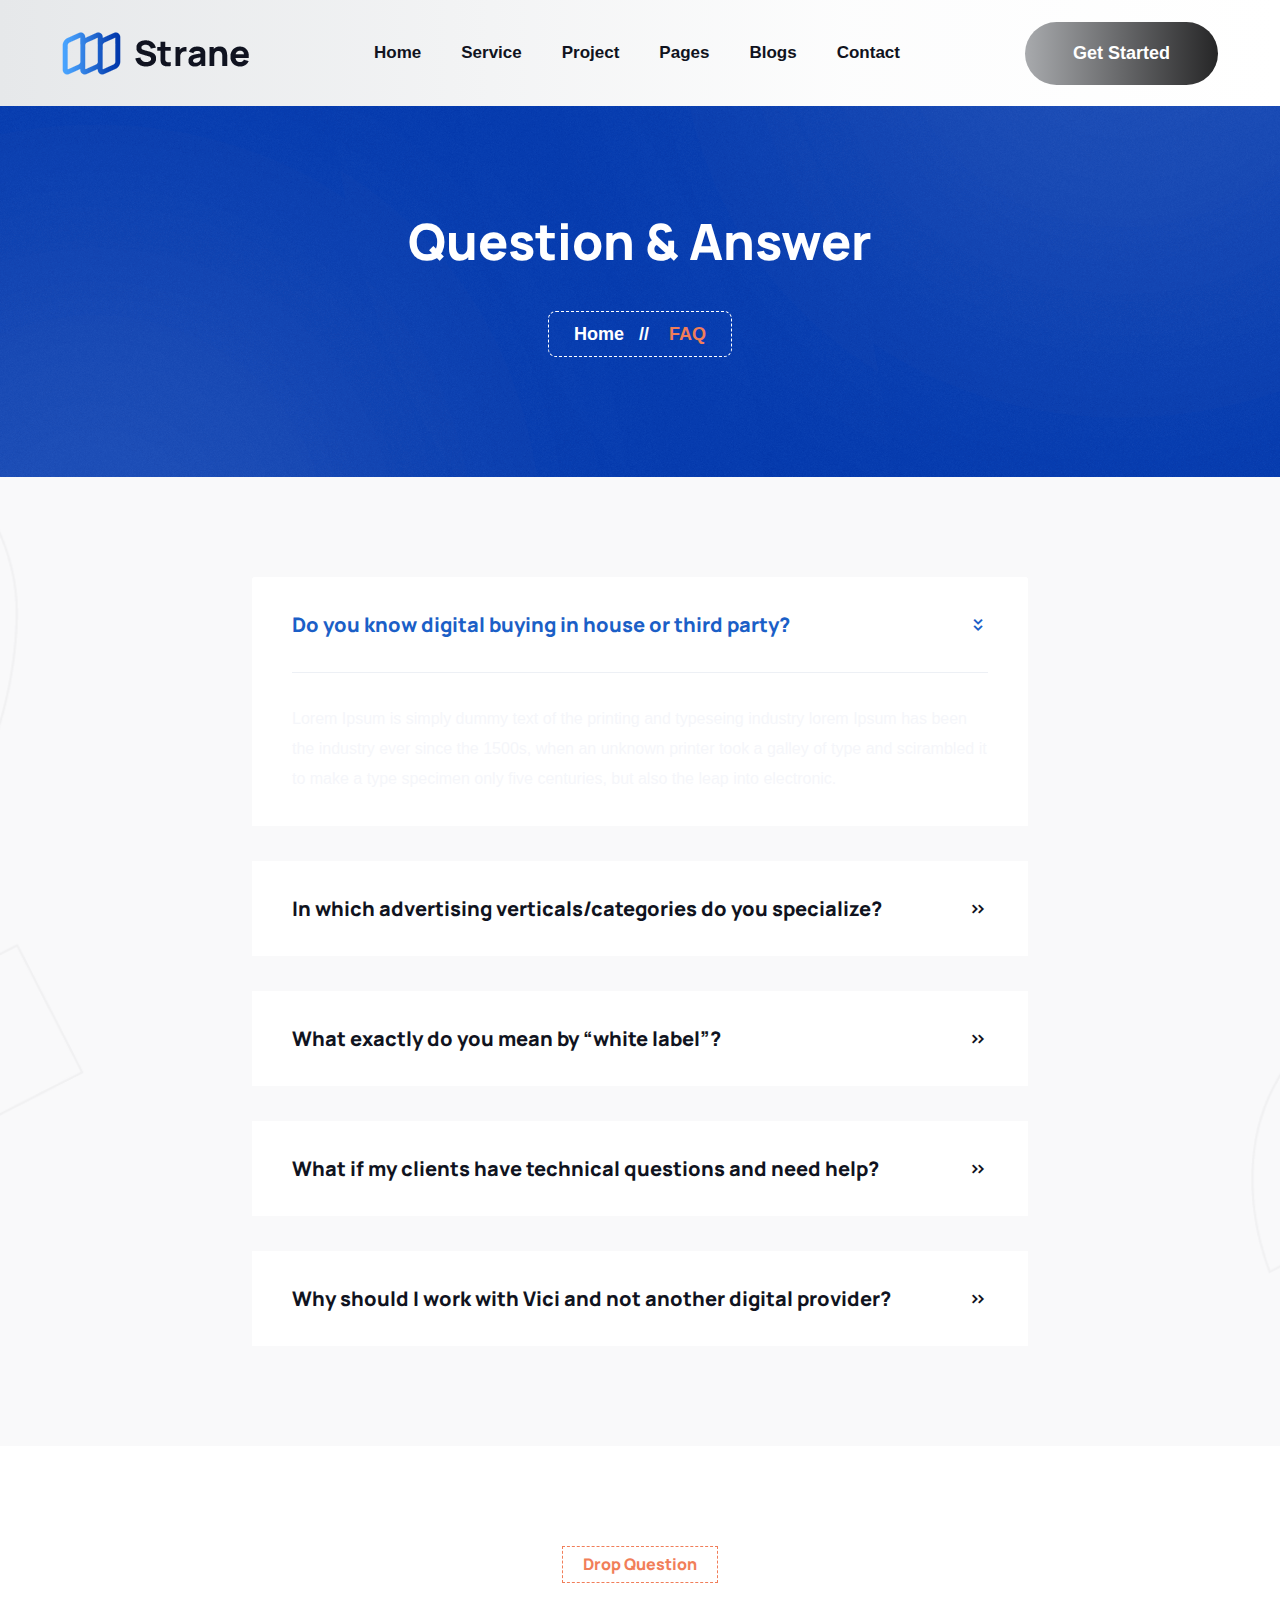
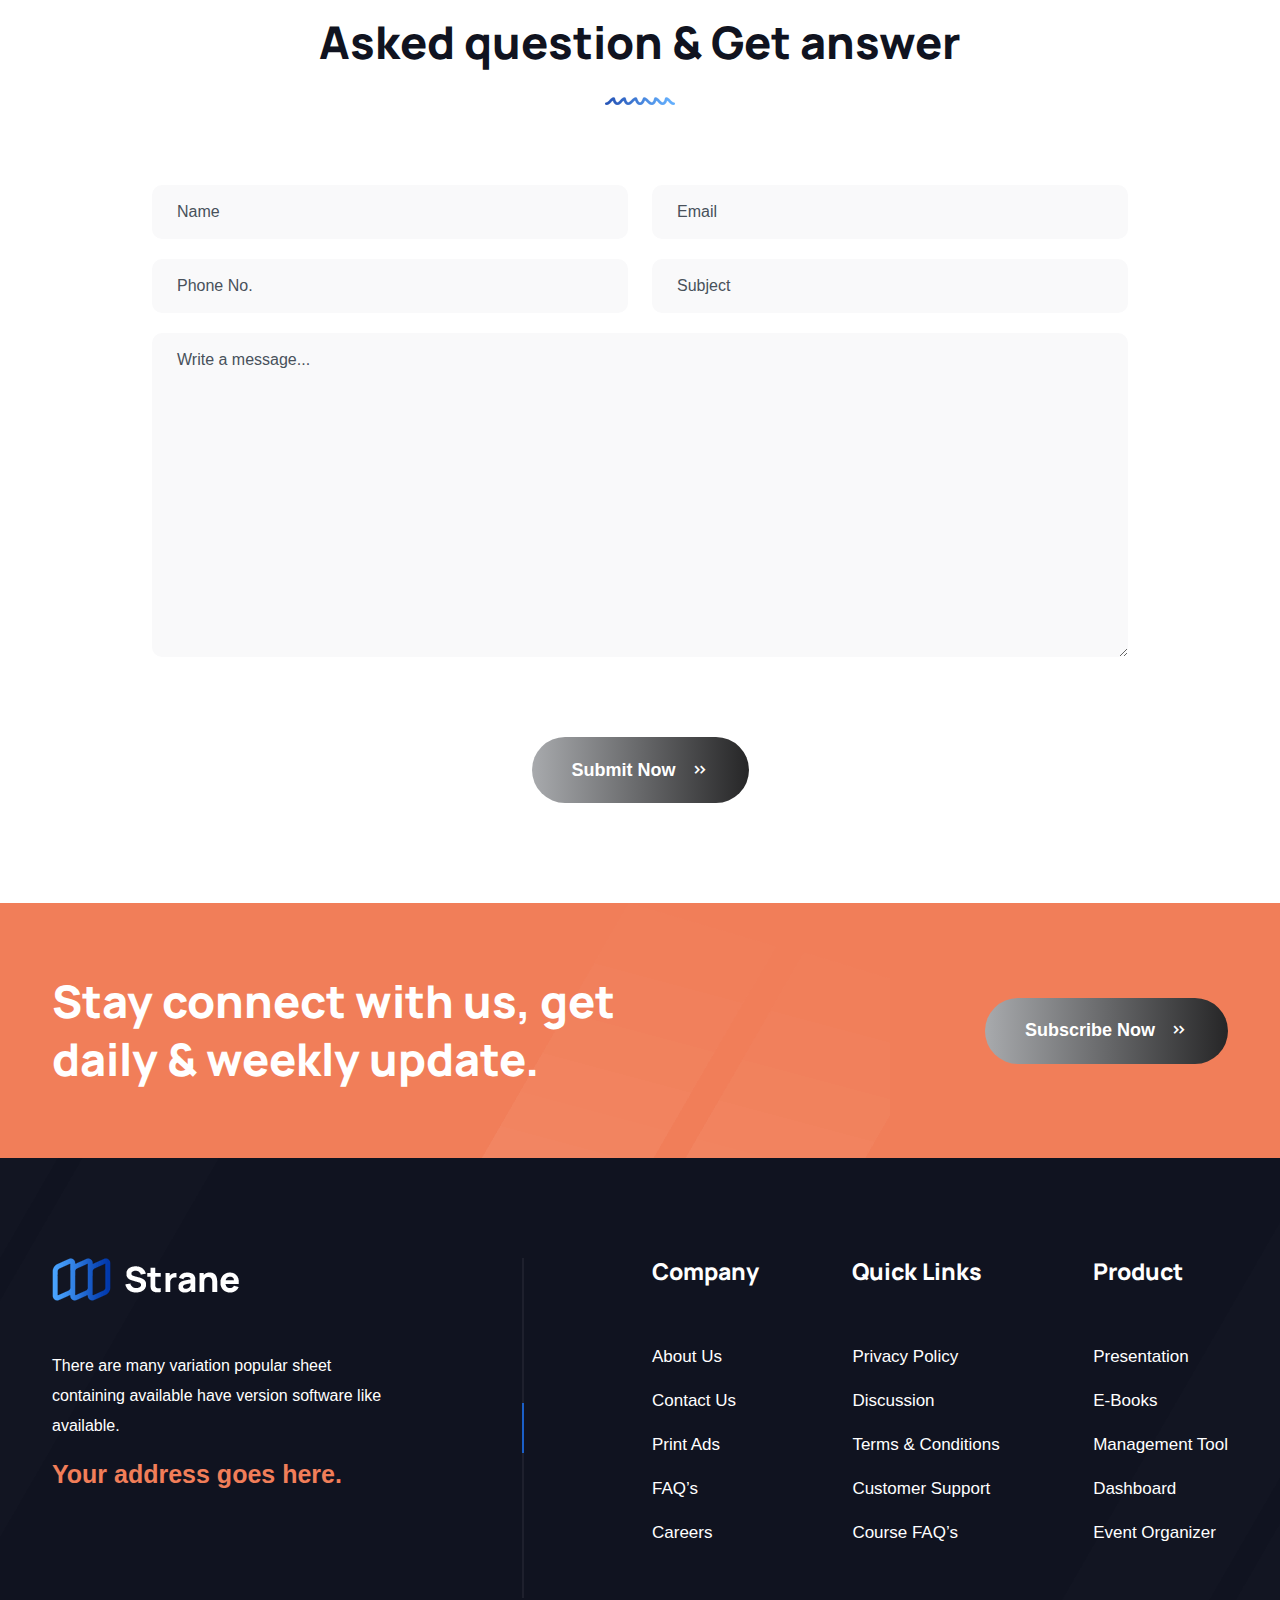
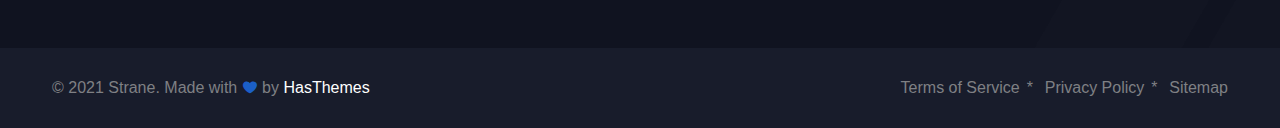
<file: strane/faq.html>
<!DOCTYPE html>
<html lang="zxx">

<head>
    <meta charset="UTF-8">
    <meta http-equiv="X-UA-Compatible" content="IE=edge">
    <title>Strane - Startup Agency Bootstrap 5 Template</title>
    <meta name="robots" content="noindex, follow" />
    <meta name="description" content="">
    <meta name="viewport" content="width=device-width, initial-scale=1.0">

    <!-- ::::::::::::::Favicon icon::::::::::::::-->
    <link rel="shortcut icon" href="assets/images/favicon.ico" type="image/png">

    <!-- ::::::::::::::All CSS Files here :::::::::::::: -->
    <!-- Vendor CSS -->
    <link rel="stylesheet" href="assets/css/vendor/bootstrap.min.css" />
    <link rel="stylesheet" href="assets/css/vendor/icofont.min.css" />
    <link rel="stylesheet" href="assets/css/vendor/jquery-ui.min.css">

    <!-- Plugin CSS -->
    <link rel="stylesheet" href="assets/css/plugins/animate.min.css">
    <link rel="stylesheet" href="assets/css/plugins/swiper-bundle.min.css">

    <!-- Style CSS -->
    <link rel="stylesheet" href="assets/css/style.css">

</head>

<body>

    <main class="main-wrapper">
        <!-- .....:::::: Start Header Section :::::.... -->
        <header class="header-section sticky-header d-none d-lg-block section-fluid-200">
            <div class="header-wrapper">
                <div class="container-fluid">
                    <div class="row justify-content-between align-items-center">
                        <div class="col-auto">
                            <!-- Start Header Logo -->
                            <a href="index.html" class="header-logo">
                                <img src="assets/images/logo/logo.png" alt="">
                            </a>
                            <!-- End Header Logo -->
                        </div>
                        <div class="col-auto d-flex align-items-center">
                            <!-- Start Header Menu -->
                            <ul class="header-nav">
                                <li><a href="index.html">Home</a></li>
                                <li class="has-dropdown">
                                    <a href="service-list.html">Service</a>
                                    <ul class="submenu">
                                        <li><a href="service-list.html">Services</a></li>
                                        <li><a href="service-details.html">Service Details</a></li>
                                    </ul>
                                </li>
                                <li class="has-dropdown">
                                    <a href="portfolio-list.html">Project</a>
                                    <ul class="submenu">
                                        <li><a href="portfolio-list.html">Project</a></li>
                                        <li><a href="portfolio-details.html">Project Details</a></li>
                                    </ul>
                                </li>
                                <li class="has-dropdown">
                                    <a href="index.html">Pages</a>
                                    <ul class="submenu">
                                        <li><a href="about.html">About Us</a></li>
                                        <li><a href="faq.html">FAQ</a></li>
                                        <li><a href="404-error.html">404 Page</a></li>
                                    </ul>
                                </li>
                                <li class="has-dropdown">
                                    <a href="blog-list-left-sidebar.html">Blogs</a>
                                    <ul class="submenu">
                                        <li><a href="blog-list-left-sidebar.html">Blog List Left Sidebar</a></li>
                                        <li><a href="blog-list-right-sidebar.html">Blog List Right Sidebar</a></li>
                                        <li><a href="blog-list-full-width.html">Blog List Full Width</a></li>
                                        <li><a href="blog-details-left-sidebar.html">Blog Details Left Sidebar</a></li>
                                        <li><a href="blog-details-right-sidebar.html">Blog Details Right Sidebar</a></li>
                                        <li><a href="blog-details-full-width.html">Blog Details Full Width</a></li>
                                    </ul>
                                </li>
                                <li><a href="contact.html">Contact</a></li>
                            </ul>
                            <!-- End Header Menu -->
                        </div>
                        <div class="col-auto">
                            <div class="header-btn-link">
                                <a href="contact.html" class="btn btn-lg btn-default">Get Started</a>
                            </div>
                        </div>
                    </div>
                </div>
            </div>
        </header>
        <!-- .....:::::: End Header Section :::::.... -->

        <!-- .....:::::: Start Mobile Header Section :::::.... -->
        <div class="mobile-header d-block d-lg-none">
            <div class="container-fluid">
                <div class="row align-items-center justify-content-between">
                    <div class="col-auto">
                        <div class="mobile-logo">
                            <a href="index.html"><img src="assets/images/logo/logo.png" alt=""></a>
                        </div>
                    </div>
                    <div class="col-auto">
                        <div class="mobile-action-link text-end">
                            <a data-bs-toggle="offcanvas" href="#toggleMenu" role="button"><i class="icofont-navigation-menu"></i></a>
                        </div>
                    </div>
                </div>
            </div>
        </div>
        <!-- .....:::::: Start MobileHeader Section :::::.... -->

        <!--  .....::::: Start Offcanvas Mobile Menu Section :::::.... -->
        <div class="offcanvas offcanvas-start" tabindex="-1" id="toggleMenu">
            <div class="offcanvas-header">
                <!-- Start Header Logo -->
                <a href="index.html" class="header-logo"><img src="assets/images/logo/logo.png" alt=""></a>
                <!-- End Header Logo -->
                <button type="button" class="btn-close text-reset" data-bs-dismiss="offcanvas" aria-label="Close"></button>
            </div>
            <div class="offcanvas-body">
                <!-- Start Offcanvas Mobile Menu Wrapper -->
                <div class="offcanvas-mobile-menu-wrapper">
                    <!-- Start Mobile Menu  -->
                    <div class="mobile-menu-bottom">
                        <!-- Start Mobile Menu Nav -->
                        <div class="offcanvas-menu">
                            <ul>
                                <li><a href="index.html"><span>Home</span></a></li>
                                <li>
                                    <a href="#"><span>Services</span></a>
                                    <ul class="mobile-sub-menu">
                                        <li><a href="service-list.html">Service List</a></li>
                                        <li><a href="service-details.html">Service Details</a></li>
                                    </ul>
                                </li>
                                <li>
                                    <a href="#"><span>Portfolio</span></a>
                                    <ul class="mobile-sub-menu">
                                        <li><a href="portfolio-list.html">Portfolio</a></li>
                                        <li><a href="portfolio-details.html">Portfolio Details</a></li>
                                    </ul>
                                </li>
                                <li>
                                    <a href="#"><span>Pages</span></a>
                                    <ul class="mobile-sub-menu">
                                        <li><a href="about.html"><span>About Us</span></a></li>
                                        <li><a href="faq.html">FAQ</a></li>
                                        <li><a href="404-error.html">404 Page</a></li>
                                    </ul>
                                </li>
                                <li>
                                    <a href="#"><span>Blogs</span></a>
                                    <ul class="mobile-sub-menu">
                                        <li><a href="blog-list-left-sidebar.html">Blog List Left Sidebar</a></li>
                                        <li><a href="blog-list-right-sidebar.html">Blog List Right Sidebar</a></li>
                                        <li><a href="blog-list-full-width.html">Blog List Full Width</a></li>
                                        <li><a href="blog-details-left-sidebar.html">Blog Details Left Sidebar</a></li>
                                        <li><a href="blog-details-right-sidebar.html">Blog Details Right Sidebar</a></li>
                                        <li><a href="blog-details-full-width.html">Blog Details Full Width</a></li>
                                    </ul>
                                </li>
                                <li>
                                    <a href="contact.html"><span>Contact</span></a>
                                </li>
                            </ul>
                        </div> <!-- End Mobile Menu Nav -->
                    </div> <!-- End Mobile Menu -->

                    <!-- Start Mobile contact Info -->
                    <div class="mobile-contact-info text-center">
                        <ul class="social-link">
                            <li><a href="https://example.com"><i class="icofont-facebook"></i></a>
                            </li>
                            <li><a href="https://example.com"><i class="icofont-twitter"></i></a>
                            </li>
                            <li><a href="https://example.com"><i class="icofont-skype"></i></a></li>
                        </ul>
                    </div>
                    <!-- End Mobile contact Info -->

                </div> <!-- End Offcanvas Mobile Menu Wrapper -->
            </div>
        </div>
        <!-- ...:::: End Offcanvas Mobile Menu Section:::... -->

        <!-- Offcanvas Overlay -->
        <div class="offcanvas-overlay"></div>

        <!-- ...::: Start Breadcrumb Section :::... -->
        <div class="breadcrumb-section">
            <div class="box-wrapper">
                <div class="breadcrumb-wrapper">
                    <div class="container">
                        <div class="row text-center">
                            <div class="col-12">
                                <h2 class="breadcrumb-title">Question & Answer</h2>
                                <ul class="breadcrumb-nav">
                                    <li><a href="index.html">Home</a></li>
                                    <li>FAQ</li>
                                </ul>
                            </div>
                        </div>
                    </div>
                </div>
            </div>
        </div>
        <!-- ...::: End Breadcrumb Section :::... -->

        <!-- ...::: Start FAQ Section :::... -->
        <div class="faq-section section-inner-padding-150 faq-inner-bg">
            <div class="box-wrapper">
                <!-- Start Faq Wrapper -->
                <div class="faq-wrapper">
                    <div class="container">
                        <div class="row">
                            <div class="col-xl-8 offset-xl-2 col-12">
                                <div class="faq-accordian-style-1 accordion" id="accordion-1">
                                    <!-- Start Accordian Single Item -->
                                    <div class="accordian-single-item accordion-item">
                                        <h2 class="accordion-header">
                                            <button class="accordion-button" data-bs-toggle="collapse" data-bs-target="#demo-1">
                                                Do you know digital buying in house or third party?
                                            </button>
                                        </h2>
                                        <div id="demo-1" class="accordion-collapse collapse show" data-bs-parent="#accordion-1">
                                            <div class="accordion-body">
                                                Lorem Ipsum is simply dummy text of the printing and typeseing industry lorem Ipsum has been the industry
                                                ever since the 1500s, when an unknown printer took a galley of type and scirambled it to make a type specimen
                                                only five centuries, but also the leap into electronic.
                                            </div>
                                        </div>
                                    </div>
                                    <!-- End Accordian Single Item -->
                                    <!-- Start Accordian Single Item -->
                                    <div class="accordian-single-item accordion-item">
                                        <h2 class="accordion-header">
                                            <button class="accordion-button collapsed" data-bs-toggle="collapse" data-bs-target="#demo-2">
                                                In which advertising verticals/categories do you specialize?
                                            </button>
                                        </h2>
                                        <div id="demo-2" class="accordion-collapse collapse" data-bs-parent="#accordion-1">
                                            <div class="accordion-body">
                                                Lorem Ipsum is simply dummy text of the printing and typeseing industry lorem Ipsum has been the industry
                                                ever since the 1500s, when an unknown printer took a galley of type and scirambled it to make a type specimen
                                                only five centuries, but also the leap into electronic.
                                            </div>
                                        </div>
                                    </div>
                                    <!-- End Accordian Single Item -->
                                    <!-- Start Accordian Single Item -->
                                    <div class="accordian-single-item accordion-item">
                                        <h2 class="accordion-header">
                                            <button class="accordion-button collapsed" data-bs-toggle="collapse" data-bs-target="#demo-3">
                                                What exactly do you mean by “white label”?
                                            </button>
                                        </h2>
                                        <div id="demo-3" class="accordion-collapse collapse" data-bs-parent="#accordion-1">
                                            <div class="accordion-body">
                                                Lorem Ipsum is simply dummy text of the printing and typeseing industry lorem Ipsum has been the industry
                                                ever since the 1500s, when an unknown printer took a galley of type and scirambled it to make a type specimen
                                                only five centuries, but also the leap into electronic.
                                            </div>
                                        </div>
                                    </div>
                                    <!-- End Accordian Single Item -->
                                    <!-- Start Accordian Single Item -->
                                    <div class="accordian-single-item accordion-item">
                                        <h2 class="accordion-header">
                                            <button class="accordion-button collapsed" data-bs-toggle="collapse" data-bs-target="#demo-4">
                                                What if my clients have technical questions and need help?
                                            </button>
                                        </h2>
                                        <div id="demo-4" class="accordion-collapse collapse" data-bs-parent="#accordion-1">
                                            <div class="accordion-body">
                                                Lorem Ipsum is simply dummy text of the printing and typeseing industry lorem Ipsum has been the industry
                                                ever since the 1500s, when an unknown printer took a galley of type and scirambled it to make a type specimen
                                                only five centuries, but also the leap into electronic.
                                            </div>
                                        </div>
                                    </div>
                                    <!-- End Accordian Single Item -->
                                    <!-- Start Accordian Single Item -->
                                    <div class="accordian-single-item accordion-item">
                                        <h2 class="accordion-header">
                                            <button class="accordion-button collapsed" data-bs-toggle="collapse" data-bs-target="#demo-5">
                                                Why should I work with Vici and not another digital provider?
                                            </button>
                                        </h2>
                                        <div id="demo-5" class="accordion-collapse collapse" data-bs-parent="#accordion-1">
                                            <div class="accordion-body">
                                                Lorem Ipsum is simply dummy text of the printing and typeseing industry lorem Ipsum has been the industry
                                                ever since the 1500s, when an unknown printer took a galley of type and scirambled it to make a type specimen
                                                only five centuries, but also the leap into electronic.
                                            </div>
                                        </div>
                                    </div>
                                    <!-- End Accordian Single Item -->
                                </div>
                            </div>
                        </div>
                    </div>
                </div>
                <!-- End Faq Wrapper -->
            </div>
        </div>
        <!-- ...::: End FAQ Section :::... -->

        <!-- ...::: Start Form Section :::... -->
        <div class="form-section section-inner-padding-150">
            <div class="box-wrapper">
                <div class="section-wrapper">
                    <div class="container">
                        <div class="row">
                            <div class="col-xl-8 offset-xl-2">
                                <div class="section-content section-content-gap-80 text-center">
                                    <h6 class="section-tag tag-orange">Drop Question</h6>
                                    <h3 class="section-title">Asked question & Get answer</h3>
                                    <span class="icon-seperator"><img src="assets/images/icons/section-seperator-shape.png" alt=""></span>
                                </div>
                            </div>
                        </div>
                    </div>
                </div>
                <div class="contact-form-wrapper">
                    <div class="container">
                        <div class="row">
                            <div class="col-xl-10 offset-xl-1 col-12">
                                <form id="contact-form" class="default-form" action="http://whizthemes.com/mail-php/jaber/contact.php" method="post">
                                    <div class="row">
                                        <div class="col-lg-6 mb-20">
                                            <div class="default-form-single-item">
                                                <input name="name" type="text" placeholder="Name" required>
                                            </div>
                                        </div>
                                        <div class="col-lg-6 mb-20">
                                            <div class="default-form-single-item">
                                                <input name="email" type="email" placeholder="Email" required>
                                            </div>
                                        </div>
                                        <div class="col-lg-6 mb-20">
                                            <div class="default-form-single-item">
                                                <input name="tel" type="tel" placeholder="Phone No." required>
                                            </div>
                                        </div>
                                        <div class="col-lg-6 mb-20">
                                            <div class="default-form-single-item">
                                                <input name="subject" type="text" placeholder="Subject" required>
                                            </div>
                                        </div>
                                        <div class="col-lg-12">
                                            <div class="default-form-single-item">
                                                <textarea name="message" placeholder="Write a message..." rows="10"></textarea>
                                            </div>
                                        </div>
                                        <div class="col-lg-12 text-center">
                                            <button type="submit" class="btn btn-lg btn-default icon-right submit-btn">Submit Now <i class="icofont-double-right"></i></button>
                                        </div>
                                        <p class="form-messege"></p>
                                    </div>
                                </form>
                            </div>
                        </div>
                    </div>
                </div>
            </div>
        </div>
        <!-- ...::: End Form Section :::... -->

        <!-- Start Subscribe Banner -->
        <div class="subscribe-banner">
            <div class="container">
                <div class="row justify-content-between align-items-center">
                    <div class="col-lg-6 col-xl-6">
                        <div class="content">
                            <h6 class="big-text">Stay connect with us, get daily & weekly update.</h6>
                        </div>
                    </div>
                    <div class="col-auto">
                        <a href="contact.html" class="btn btn-lg btn-default icon-right">Subscribe Now <i
                                class="icofont-double-right"></i></a>
                    </div>
                </div>
            </div>
        </div>
        <!-- End Subscribe Banner -->

        <!-- ...::: Start Footer Section :::... -->
        <footer class="footer-section section-top-gap-0">
            <div class="box-wrapper">
                <!-- Start Footer Top -->
                <div class="footer-top footer-top-style-2">
                    <div class="container">
                        <div class="row">
                            <div class="col-12">
                                <div class="footer-top-box">
                                    <div class="footer-top-left">
                                        <!-- Start Footer Single Widget - About -->
                                        <div class="footer-single-widget footer-about">
                                            <a href="index.html" class="footer-logo">
                                                <img src="assets/images/logo/logo-dark.png" alt="">
                                            </a>
                                            <p>There are many variation popular sheet
                                                containing available have version software
                                                like available.</p>
                                            <address>Your address goes here.</address>
                                        </div>
                                        <!-- End Footer Single Widget - About-->
                                    </div>
                                    <div class="footer-top-right">
                                        <!-- Start Footer Single Widget - Footer Menu -->
                                        <div class="footer-single-widget footer-menu">
                                            <h5 class="footer-title">Company</h5>
                                            <ul class="footer-nav">
                                                <li><a href="about.html">About Us</a></li>
                                                <li><a href="contact.html">Contact Us</a></li>
                                                <li><a href="">Print Ads</a></li>
                                                <li><a href="faq.html">FAQ’s</a></li>
                                                <li><a href="">Careers</a></li>
                                            </ul>
                                        </div>
                                        <!-- End Footer Single Widget - Footer Menu-->
                                        <!-- Start Footer Single Widget - Footer Menu -->
                                        <div class="footer-single-widget footer-menu">
                                            <h5 class="footer-title">Quick Links</h5>
                                            <ul class="footer-nav">
                                                <li><a href="">Privacy Policy</a></li>
                                                <li><a href="">Discussion</a></li>
                                                <li><a href="">Terms & Conditions</a></li>
                                                <li><a href=""> Customer Support</a></li>
                                                <li><a href="">Course FAQ’s</a></li>
                                            </ul>
                                        </div>
                                        <!-- End Footer Single Widget - Footer Menu-->
                                        <!-- Start Footer Single Widget - Footer Menu -->
                                        <div class="footer-single-widget footer-menu">
                                            <h5 class="footer-title">Product</h5>
                                            <ul class="footer-nav">
                                                <li><a href="">Presentation</a></li>
                                                <li><a href="">E-Books</a></li>
                                                <li><a href="">Management Tool</a></li>
                                                <li><a href="">Dashboard</a></li>
                                                <li><a href="">Event Organizer</a></li>
                                            </ul>
                                        </div>
                                        <!-- End Footer Single Widget - Footer Menu-->
                                    </div>
                                </div>
                            </div>
                        </div>
                    </div>
                </div>
                <!-- End Footer Top -->

                <!-- Start Footer Bottom -->
                <div class="footer-bottom">
                    <div class="container">
                        <div class="row justify-content-center justify-content-md-between align-items-center">
                            <div class="col-auto">
                                <p class="copytight-text">&copy; 2021 Strane. Made with <i class="icofont-heart"></i> by <a href="https://hasthemes.com/" target="_blank" rel="noopener noreferrer">HasThemes</a></p>
                            </div>

                            <div class="col-auto">
                                <ul class="footer-bottom-link">
                                    <li> <a href="">Terms of Service </a></li>
                                    <li><a href="">Privacy Policy</a></li>
                                    <li><a href="">Sitemap</a></li>
                                </ul>
                            </div>
                        </div>
                    </div>
                </div>
                <!-- End Footer Bottom -->
            </div>
        </footer>
        <!-- ...::: End Footer Section :::... -->

        <!-- material-scrolltop button -->
        <button class="material-scrolltop" type="button"></button>
    </main>

    <!-- ::::::::::::::All JS Files here :::::::::::::: -->
    <!-- Global Vendor -->
    <script src="assets/js/vendor/modernizr-3.11.2.min.js"></script>
    <script src="assets/js/vendor/jquery-3.6.0.min.js"></script>
    <script src="assets/js/vendor/jquery-migrate-3.3.2.min.js"></script>
    <script src="assets/js/vendor/bootstrap.bundle.min.js"></script>
    <script src="assets/js/vendor/jquery-ui.min.js"></script>

    <!--Plugins JS-->
    <script src="assets/js/plugins/swiper-bundle.min.js"></script>
    <script src="assets/js/plugins/jquery.waypoints.js"></script>
    <script src="assets/js/plugins/counter.js"></script>
    <script src="assets/js/plugins/images-loaded.min.js"></script>
    <script src="assets/js/plugins/isotope.pkgd.min.js"></script>
    <script src="assets/js/plugins/ajax-mail.js"></script>
    <script src="assets/js/plugins/material-scrolltop.js"></script>

    <!--Main JS (Common Activation Codes)-->
    <script src="assets/js/main.js"></script>

</body>

</html>
</file>
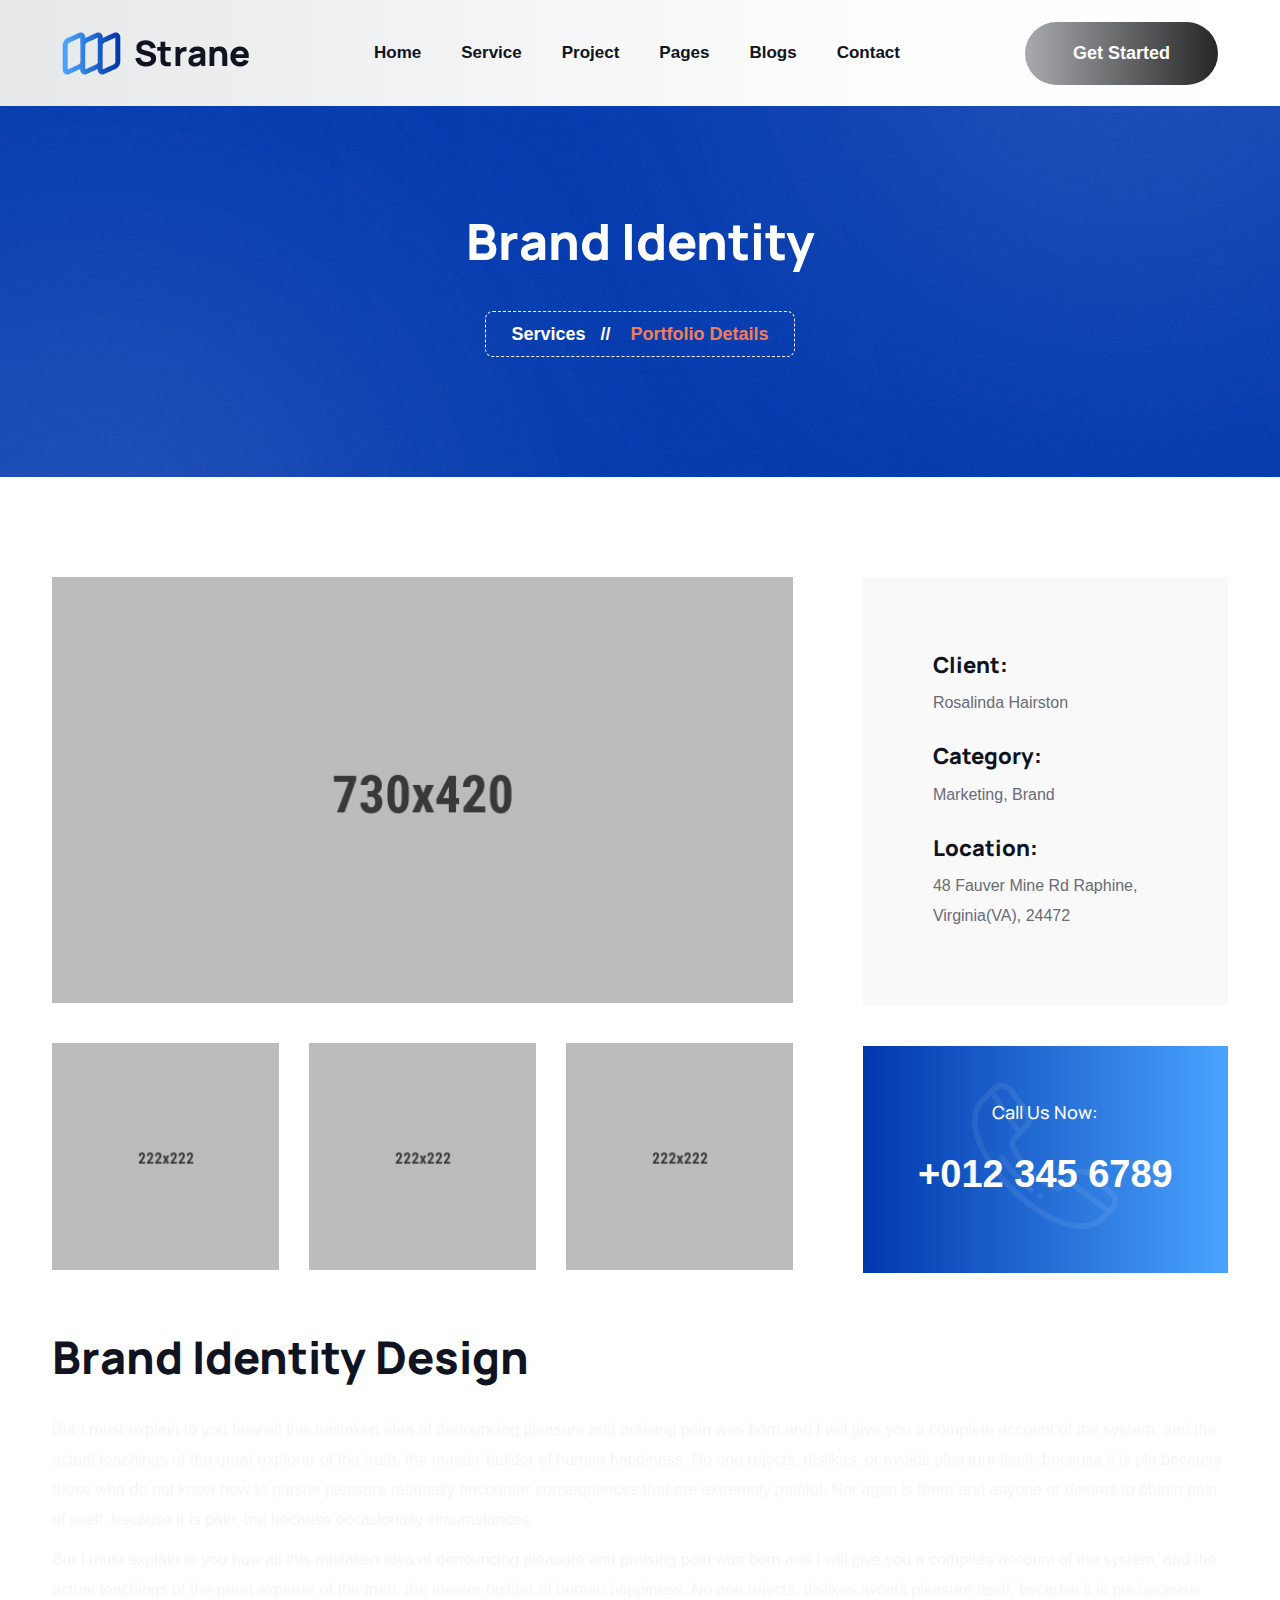
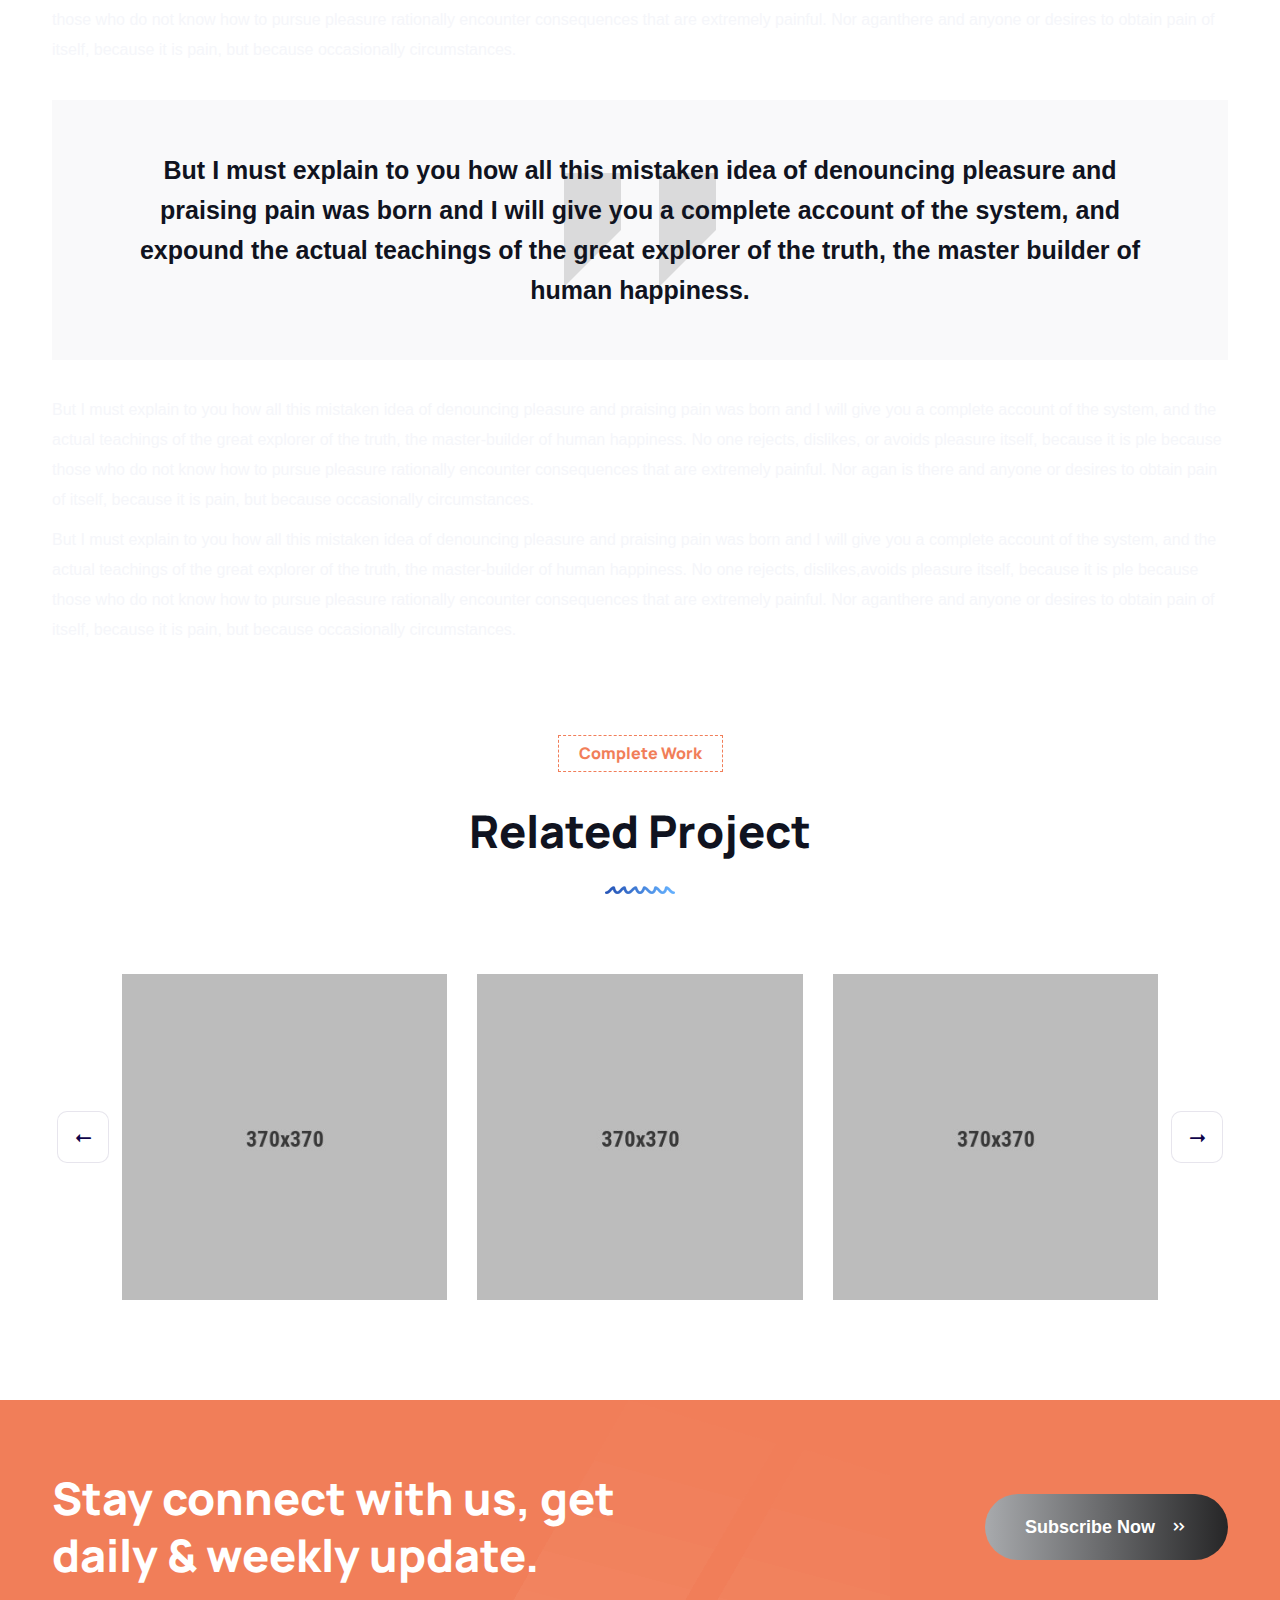
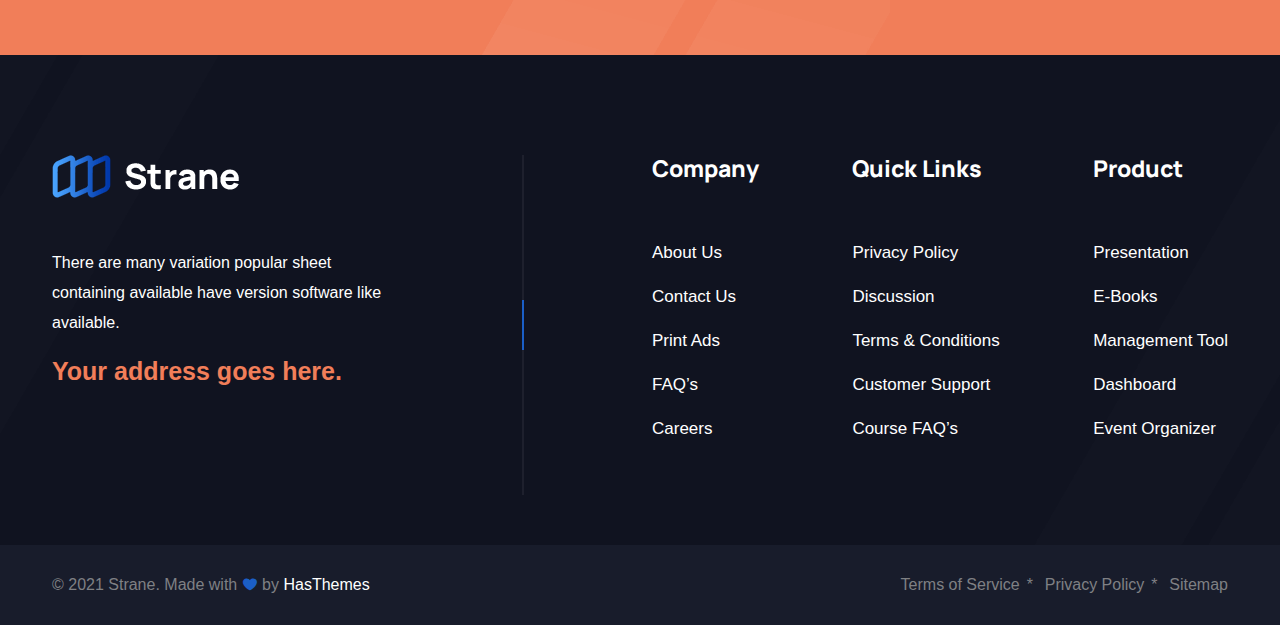
<file: strane/portfolio-details.html>
<!DOCTYPE html>
<html lang="zxx">

<head>
    <meta charset="UTF-8">
    <meta http-equiv="X-UA-Compatible" content="IE=edge">
    <title>Strane - Startup Agency Bootstrap 5 Template</title>
    <meta name="robots" content="noindex, follow" />
    <meta name="description" content="">
    <meta name="viewport" content="width=device-width, initial-scale=1.0">

    <!-- ::::::::::::::Favicon icon::::::::::::::-->
    <link rel="shortcut icon" href="assets/images/favicon.ico" type="image/png">

    <!-- ::::::::::::::All CSS Files here :::::::::::::: -->
    <!-- Vendor CSS -->
    <link rel="stylesheet" href="assets/css/vendor/bootstrap.min.css" />
    <link rel="stylesheet" href="assets/css/vendor/icofont.min.css" />
    <link rel="stylesheet" href="assets/css/vendor/jquery-ui.min.css">

    <!-- Plugin CSS -->
    <link rel="stylesheet" href="assets/css/plugins/animate.min.css">
    <link rel="stylesheet" href="assets/css/plugins/swiper-bundle.min.css">

    <!-- Style CSS -->
    <link rel="stylesheet" href="assets/css/style.css">

</head>

<body>

    <main class="main-wrapper">
        <!-- .....:::::: Start Header Section :::::.... -->
        <header class="header-section sticky-header d-none d-lg-block section-fluid-200">
            <div class="header-wrapper">
                <div class="container-fluid">
                    <div class="row justify-content-between align-items-center">
                        <div class="col-auto">
                            <!-- Start Header Logo -->
                            <a href="index.html" class="header-logo">
                                <img src="assets/images/logo/logo.png" alt="">
                            </a>
                            <!-- End Header Logo -->
                        </div>
                        <div class="col-auto d-flex align-items-center">
                            <!-- Start Header Menu -->
                            <ul class="header-nav">
                                <li><a href="index.html">Home</a></li>
                                <li class="has-dropdown">
                                    <a href="service-list.html">Service</a>
                                    <ul class="submenu">
                                        <li><a href="service-list.html">Services</a></li>
                                        <li><a href="service-details.html">Service Details</a></li>
                                    </ul>
                                </li>
                                <li class="has-dropdown">
                                    <a href="portfolio-list.html">Project</a>
                                    <ul class="submenu">
                                        <li><a href="portfolio-list.html">Project</a></li>
                                        <li><a href="portfolio-details.html">Project Details</a></li>
                                    </ul>
                                </li>
                                <li class="has-dropdown">
                                    <a href="index.html">Pages</a>
                                    <ul class="submenu">
                                        <li><a href="about.html">About Us</a></li>
                                        <li><a href="faq.html">FAQ</a></li>
                                        <li><a href="404-error.html">404 Page</a></li>
                                    </ul>
                                </li>
                                <li class="has-dropdown">
                                    <a href="blog-list-left-sidebar.html">Blogs</a>
                                    <ul class="submenu">
                                        <li><a href="blog-list-left-sidebar.html">Blog List Left Sidebar</a></li>
                                        <li><a href="blog-list-right-sidebar.html">Blog List Right Sidebar</a></li>
                                        <li><a href="blog-list-full-width.html">Blog List Full Width</a></li>
                                        <li><a href="blog-details-left-sidebar.html">Blog Details Left Sidebar</a></li>
                                        <li><a href="blog-details-right-sidebar.html">Blog Details Right Sidebar</a></li>
                                        <li><a href="blog-details-full-width.html">Blog Details Full Width</a></li>
                                    </ul>
                                </li>
                                <li><a href="contact.html">Contact</a></li>
                            </ul>
                            <!-- End Header Menu -->
                        </div>
                        <div class="col-auto">
                            <div class="header-btn-link">
                                <a href="contact.html" class="btn btn-lg btn-default">Get Started</a>
                            </div>
                        </div>
                    </div>
                </div>
            </div>
        </header>
        <!-- .....:::::: End Header Section :::::.... -->

        <!-- .....:::::: Start Mobile Header Section :::::.... -->
        <div class="mobile-header d-block d-lg-none">
            <div class="container-fluid">
                <div class="row align-items-center justify-content-between">
                    <div class="col-auto">
                        <div class="mobile-logo">
                            <a href="index.html"><img src="assets/images/logo/logo.png" alt=""></a>
                        </div>
                    </div>
                    <div class="col-auto">
                        <div class="mobile-action-link text-end">
                            <a data-bs-toggle="offcanvas" href="#toggleMenu" role="button"><i class="icofont-navigation-menu"></i></a>
                        </div>
                    </div>
                </div>
            </div>
        </div>
        <!-- .....:::::: Start MobileHeader Section :::::.... -->

        <!--  .....::::: Start Offcanvas Mobile Menu Section :::::.... -->
        <div class="offcanvas offcanvas-start" tabindex="-1" id="toggleMenu">
            <div class="offcanvas-header">
                <!-- Start Header Logo -->
                <a href="index.html" class="header-logo"><img src="assets/images/logo/logo.png" alt=""></a>
                <!-- End Header Logo -->
                <button type="button" class="btn-close text-reset" data-bs-dismiss="offcanvas" aria-label="Close"></button>
            </div>
            <div class="offcanvas-body">
                <!-- Start Offcanvas Mobile Menu Wrapper -->
                <div class="offcanvas-mobile-menu-wrapper">
                    <!-- Start Mobile Menu  -->
                    <div class="mobile-menu-bottom">
                        <!-- Start Mobile Menu Nav -->
                        <div class="offcanvas-menu">
                            <ul>
                                <li><a href="index.html"><span>Home</span></a></li>
                                <li>
                                    <a href="#"><span>Services</span></a>
                                    <ul class="mobile-sub-menu">
                                        <li><a href="service-list.html">Service List</a></li>
                                        <li><a href="service-details.html">Service Details</a></li>
                                    </ul>
                                </li>
                                <li>
                                    <a href="#"><span>Portfolio</span></a>
                                    <ul class="mobile-sub-menu">
                                        <li><a href="portfolio-list.html">Portfolio</a></li>
                                        <li><a href="portfolio-details.html">Portfolio Details</a></li>
                                    </ul>
                                </li>
                                <li>
                                    <a href="#"><span>Pages</span></a>
                                    <ul class="mobile-sub-menu">
                                        <li><a href="about.html"><span>About Us</span></a></li>
                                        <li><a href="faq.html">FAQ</a></li>
                                        <li><a href="404-error.html">404 Page</a></li>
                                    </ul>
                                </li>
                                <li>
                                    <a href="#"><span>Blogs</span></a>
                                    <ul class="mobile-sub-menu">
                                        <li><a href="blog-list-left-sidebar.html">Blog List Left Sidebar</a></li>
                                        <li><a href="blog-list-right-sidebar.html">Blog List Right Sidebar</a></li>
                                        <li><a href="blog-list-full-width.html">Blog List Full Width</a></li>
                                        <li><a href="blog-details-left-sidebar.html">Blog Details Left Sidebar</a></li>
                                        <li><a href="blog-details-right-sidebar.html">Blog Details Right Sidebar</a></li>
                                        <li><a href="blog-details-full-width.html">Blog Details Full Width</a></li>
                                    </ul>
                                </li>
                                <li>
                                    <a href="contact.html"><span>Contact</span></a>
                                </li>
                            </ul>
                        </div> <!-- End Mobile Menu Nav -->
                    </div> <!-- End Mobile Menu -->

                    <!-- Start Mobile contact Info -->
                    <div class="mobile-contact-info text-center">
                        <ul class="social-link">
                            <li><a href="https://example.com"><i class="icofont-facebook"></i></a>
                            </li>
                            <li><a href="https://example.com"><i class="icofont-twitter"></i></a>
                            </li>
                            <li><a href="https://example.com"><i class="icofont-skype"></i></a></li>
                        </ul>
                    </div>
                    <!-- End Mobile contact Info -->

                </div> <!-- End Offcanvas Mobile Menu Wrapper -->
            </div>
        </div>
        <!-- ...:::: End Offcanvas Mobile Menu Section:::... -->

        <!-- Offcanvas Overlay -->
        <div class="offcanvas-overlay"></div>

        <!-- ...::: Start Breadcrumb Section :::... -->
        <div class="breadcrumb-section">
            <div class="box-wrapper">
                <div class="breadcrumb-wrapper">
                    <div class="container">
                        <div class="row text-center">
                            <div class="col-12">
                                <h2 class="breadcrumb-title">Brand Identity</h2>
                                <ul class="breadcrumb-nav">
                                    <li><a href="portfolio-list.html">Services</a></li>
                                    <li>Portfolio Details</li>
                                </ul>
                            </div>
                        </div>
                    </div>
                </div>
            </div>
        </div>
        <!-- ...::: End Breadcrumb Section :::... -->

        <!-- ...::: Start Service Details Section :::... -->
        <div class="portfolio-details-section section-top-gap-150">
            <div class="box-wrapper">
                <div class="portfolio-details-wrapper">
                    <div class="container">
                        <div class="row">
                            <div class="col-12">
                                <div class="custome-container-with-sidebar d-flex flex-column-reverse flex-lg-row-reverse">
                                    <div class="container-width-37 sidebar-rightside">
                                        <div class="sidebar-wrapper">
                                            <!-- Start Sidebar Widget Single Item - Project Info -->
                                            <div class="sidebar-widget-singel-item widget-box-bg portfolio-project-widget-box">
                                                <ul class="widget-project">
                                                    <li>
                                                        <h4 class="text-tag">Client:</h4>
                                                        <span>Rosalinda Hairston</span>
                                                    </li>
                                                    <li>
                                                        <h4 class="text-tag">Category:</h4>
                                                        <span>Marketing, Brand</span>
                                                    </li>
                                                    <li>
                                                        <h4 class="text-tag">Location:</h4>
                                                        <span>48 Fauver Mine Rd
                                                            Raphine, Virginia(VA), 24472</span>
                                                    </li>
                                                </ul>
                                            </div>
                                            <!-- End Sidebar Widget Single Item - Project Info -->
                                            <!-- Start Sidebar Widget Single Item - Contact Banner -->
                                            <div class="sidebar-widget-singel-item widget-box-bg gradient-bg contact-widget-box">
                                                <div class="widget-contact">
                                                    <h6 class="title">Call Us Now:</h6>
                                                    <a href="tel:+0123456789">+012 345 6789</a>
                                                    <img class="img-fluid" src="assets/images/icons/telephone.png" alt="">
                                                </div>
                                            </div>
                                            <!-- End Sidebar Widget Single Item - Contact Banner -->

                                        </div>
                                    </div>
                                    <div class="container-width-63">
                                        <!-- Start Project Slider - Large -->
                                        <div class="project-large-slider">
                                            <div class="swiper-container">
                                                <div class="swiper-wrapper">
                                                    <!-- Start Project large Slider Item -->
                                                    <div class="project-large-item swiper-slide img-responsive">
                                                        <img src="assets/images/projects/project-slider-large-img-1.jpg" alt="">
                                                    </div>
                                                    <!-- End Project large Slider Item -->
                                                    <!-- Start Project large Slider Item -->
                                                    <div class="project-large-item swiper-slide img-responsive">
                                                        <img src="assets/images/projects/project-slider-large-img-2.jpg" alt="">
                                                    </div>
                                                    <!-- End Project large Slider Item -->
                                                    <!-- Start Project large Slider Item -->
                                                    <div class="project-large-item swiper-slide img-responsive">
                                                        <img src="assets/images/projects/project-slider-large-img-3.jpg" alt="">
                                                    </div>
                                                    <!-- End Project large Slider Item -->
                                                </div>
                                            </div>
                                        </div>
                                        <!-- End Project Slider - Large -->
                                        <!-- Start Project Slider - Thumbnail -->
                                        <div class="project-thumb-slider">
                                            <div class="swiper-container">
                                                <div class="swiper-wrapper">
                                                    <!-- Start Project Thumb Slider Item -->
                                                    <div class="projects-single-thumb-item swiper-slide img-responsive">
                                                        <img src="assets/images/projects/project-thumb-img-1.jpg" alt="">
                                                    </div>
                                                    <!-- End Project Thumb Slider Item -->
                                                    <!-- Start Project Thumb Slider Item -->
                                                    <div class="projects-single-thumb-item swiper-slide img-responsive">
                                                        <img src="assets/images/projects/project-thumb-img-2.jpg" alt="">
                                                    </div>
                                                    <!-- End Project Thumb Slider Item -->
                                                    <!-- Start Project Thumb Slider Item -->
                                                    <div class="projects-single-thumb-item swiper-slide img-responsive">
                                                        <img src="assets/images/projects/project-thumb-img-3.jpg" alt="">
                                                    </div>
                                                    <!-- End Project Thumb Slider Item -->
                                                </div>
                                            </div>
                                        </div>
                                        <!-- End Project Slider - Thumbnail -->
                                    </div>
                                </div>
                                <div class="default-text-content">

                                    <h2 class="title">Brand Identity Design</h2>

                                    <p>But I must explain to you how all this mistaken idea of denouncing pleasure and praising pain was born and I will give you a complete account of the system, and the actual teachings of the great explorer of the truth, the master-builder of human happiness. No one rejects, dislikes, or avoids pleasure itself, because it is ple because those who do not know how to pursue pleasure rationally encounter consequences that are extremely painful. Nor agan is there and anyone or desires to obtain pain of itself, because it is pain, but because occasionally circumstances.
                                    </p>
                                    <p>But I must explain to you how all this mistaken idea of denouncing pleasure and praising pain was born and I will give you a complete account of the system, and the actual teachings of the great explorer of the truth, the master-builder of human happiness. No one rejects, dislikes,avoids pleasure itself, because it is ple because those who do not know how to pursue pleasure rationally encounter consequences that are extremely painful. Nor aganthere and anyone or desires to obtain pain of itself, because it is pain, but because occasionally circumstances.</p>

                                    <div class="block-quote">
                                        But I must explain to you how all this mistaken idea of denouncing pleasure and
                                        praising pain was born and I will give you a complete account of the system, and expound
                                        the actual teachings of the great explorer of the truth, the master
                                        builder of human happiness.
                                    </div>

                                    <p>But I must explain to you how all this mistaken idea of denouncing pleasure and praising pain was born and I will give you a complete account of the system, and the actual teachings of the great explorer of the truth, the master-builder of human happiness. No one rejects, dislikes, or avoids pleasure itself, because it is ple because those who do not know how to pursue pleasure rationally encounter consequences that are extremely painful. Nor agan is there and anyone or desires to obtain pain of itself, because it is pain, but because occasionally circumstances.
                                    </p>
                                    <p>But I must explain to you how all this mistaken idea of denouncing pleasure and praising pain was born and I will give you a complete account of the system, and the actual teachings of the great explorer of the truth, the master-builder of human happiness. No one rejects, dislikes,avoids pleasure itself, because it is ple because those who do not know how to pursue pleasure rationally encounter consequences that are extremely painful. Nor aganthere and anyone or desires to obtain pain of itself, because it is pain, but because occasionally circumstances.</p>
                                </div>
                            </div>
                        </div>
                    </div>
                </div>
            </div>
        </div>
        <!-- ...::: End Service Details Section :::... -->

        <!-- ...::: Start Recent Project Section :::... -->
        <div class="recent-project-section section-top-gap-150">
            <div class="box-wrapper">
                <div class="section-wrapper">
                    <div class="container">
                        <div class="row">
                            <div class="col-xl-6 offset-xl-3">
                                <div class="section-content section-content-gap-80 text-center">
                                    <h6 class="section-tag tag-orange">Complete Work</h6>
                                    <h3 class="section-title">Related Project</h3>
                                    <span class="icon-seperator"><img
											src="assets/images/icons/section-seperator-shape.png" alt=""></span>
                                </div>
                            </div>
                        </div>
                    </div>
                </div>
                <div class="recent-project-wrapper">
                    <div class="container">
                        <div class="row">
                            <div class="col-12">
                                <div class="project-slider default-slider">
                                    <!-- Slider main container -->
                                    <div class="swiper-container">
                                        <!-- Additional required wrapper -->
                                        <div class="swiper-wrapper">
                                            <!-- Start Project Single Item -->
                                            <a href="portfolio-details.html" class="project-single-item swiper-slide">
                                                <div class="image img-responsive"><img src="assets/images/projects/project-square-1.jpg" alt=""></div>
                                                <div class="content">
                                                    <div class="inner">
                                                        <div class="text">
                                                            <h4 class="title">Brand Identity</h4>
                                                            <span class="catagory">Brand, Product</span>
                                                        </div>
                                                        <div class="icon"><img class="img-fluid" src="assets/images/icons/right-arrow-white.png" alt="">
                                                        </div>
                                                    </div>
                                                </div>
                                            </a>
                                            <!-- End Project Single Item -->
                                            <!-- Start Project Single Item -->
                                            <a href="portfolio-details.html" class="project-single-item swiper-slide">
                                                <div class="image img-responsive"><img src="assets/images/projects/project-square-2.jpg" alt=""></div>
                                                <div class="content">
                                                    <div class="inner">
                                                        <div class="text">
                                                            <h4 class="title">Brand Identity</h4>
                                                            <span class="catagory">Brand, Product</span>
                                                        </div>
                                                        <div class="icon"><img class="img-fluid" src="assets/images/icons/right-arrow-white.png" alt="">
                                                        </div>
                                                    </div>
                                                </div>
                                            </a>
                                            <!-- End Project Single Item -->
                                            <!-- Start Project Single Item -->
                                            <a href="portfolio-details.html" class="project-single-item swiper-slide">
                                                <div class="image img-responsive"><img src="assets/images/projects/project-square-3.jpg" alt=""></div>
                                                <div class="content">
                                                    <div class="inner">
                                                        <div class="text">
                                                            <h4 class="title">Brand Identity</h4>
                                                            <span class="catagory">Brand, Product</span>
                                                        </div>
                                                        <div class="icon"><img class="img-fluid" src="assets/images/icons/right-arrow-white.png" alt="">
                                                        </div>
                                                    </div>
                                                </div>
                                            </a>
                                            <!-- End Project Single Item -->
                                        </div>
                                    </div>
                                    <!-- Navigation buttons -->
                                    <div class="default-slider-buttons">
                                        <div class="slider-button button-prev"><i class="icofont-long-arrow-left"></i></div>
                                        <div class="slider-button button-next"><i class="icofont-long-arrow-right"></i></div>
                                    </div>
                                </div>
                            </div>
                        </div>
                    </div>
                </div>
            </div>
        </div>
        <!-- ...::: End Recent Project Section :::... -->

        <!-- Start Subscribe Banner -->
        <div class="subscribe-banner section-top-gap-150">
            <div class="container">
                <div class="row justify-content-between align-items-center">
                    <div class="col-lg-6 col-xl-6">
                        <div class="content">
                            <h6 class="big-text">Stay connect with us, get daily & weekly update.</h6>
                        </div>
                    </div>
                    <div class="col-auto">
                        <a href="contact.html" class="btn btn-lg btn-default icon-right">Subscribe Now <i class="icofont-double-right"></i></a>
                    </div>
                </div>
            </div>
        </div>
        <!-- End Subscribe Banner -->

        <!-- ...::: Start Footer Section :::... -->
        <footer class="footer-section section-top-gap-0">
            <div class="box-wrapper">
                <!-- Start Footer Top -->
                <div class="footer-top footer-top-style-2">
                    <div class="container">
                        <div class="row">
                            <div class="col-12">
                                <div class="footer-top-box">
                                    <div class="footer-top-left">
                                        <!-- Start Footer Single Widget - About -->
                                        <div class="footer-single-widget footer-about">
                                            <a href="index.html" class="footer-logo">
                                                <img src="assets/images/logo/logo-dark.png" alt="">
                                            </a>
                                            <p>There are many variation popular sheet
                                                containing available have version software
                                                like available.</p>
                                            <address>Your address goes here.</address>
                                        </div>
                                        <!-- End Footer Single Widget - About-->
                                    </div>
                                    <div class="footer-top-right">
                                        <!-- Start Footer Single Widget - Footer Menu -->
                                        <div class="footer-single-widget footer-menu">
                                            <h5 class="footer-title">Company</h5>
                                            <ul class="footer-nav">
                                                <li><a href="about.html">About Us</a></li>
                                                <li><a href="contact.html">Contact Us</a></li>
                                                <li><a href="">Print Ads</a></li>
                                                <li><a href="faq.html">FAQ’s</a></li>
                                                <li><a href="">Careers</a></li>
                                            </ul>
                                        </div>
                                        <!-- End Footer Single Widget - Footer Menu-->
                                        <!-- Start Footer Single Widget - Footer Menu -->
                                        <div class="footer-single-widget footer-menu">
                                            <h5 class="footer-title">Quick Links</h5>
                                            <ul class="footer-nav">
                                                <li><a href="">Privacy Policy</a></li>
                                                <li><a href="">Discussion</a></li>
                                                <li><a href="">Terms & Conditions</a></li>
                                                <li><a href=""> Customer Support</a></li>
                                                <li><a href="">Course FAQ’s</a></li>
                                            </ul>
                                        </div>
                                        <!-- End Footer Single Widget - Footer Menu-->
                                        <!-- Start Footer Single Widget - Footer Menu -->
                                        <div class="footer-single-widget footer-menu">
                                            <h5 class="footer-title">Product</h5>
                                            <ul class="footer-nav">
                                                <li><a href="">Presentation</a></li>
                                                <li><a href="">E-Books</a></li>
                                                <li><a href="">Management Tool</a></li>
                                                <li><a href="">Dashboard</a></li>
                                                <li><a href="">Event Organizer</a></li>
                                            </ul>
                                        </div>
                                        <!-- End Footer Single Widget - Footer Menu-->
                                    </div>
                                </div>
                            </div>
                        </div>
                    </div>
                </div>
                <!-- End Footer Top -->

                <!-- Start Footer Bottom -->
                <div class="footer-bottom">
                    <div class="container">
                        <div class="row justify-content-center justify-content-md-between align-items-center">
                            <div class="col-auto">
                                <p class="copytight-text">&copy; 2021 Strane. Made with <i class="icofont-heart"></i> by <a href="https://hasthemes.com/" target="_blank" rel="noopener noreferrer">HasThemes</a></p>
                            </div>

                            <div class="col-auto">
                                <ul class="footer-bottom-link">
                                    <li> <a href="">Terms of Service </a></li>
                                    <li><a href="">Privacy Policy</a></li>
                                    <li><a href="">Sitemap</a></li>
                                </ul>
                            </div>
                        </div>
                    </div>
                </div>
                <!-- End Footer Bottom -->
            </div>
        </footer>
        <!-- ...::: End Footer Section :::... -->

        <!-- material-scrolltop button -->
        <button class="material-scrolltop" type="button"></button>
    </main>

    <!-- ::::::::::::::All JS Files here :::::::::::::: -->
    <!-- Global Vendor -->
    <script src="assets/js/vendor/modernizr-3.11.2.min.js"></script>
    <script src="assets/js/vendor/jquery-3.6.0.min.js"></script>
    <script src="assets/js/vendor/jquery-migrate-3.3.2.min.js"></script>
    <script src="assets/js/vendor/bootstrap.bundle.min.js"></script>
    <script src="assets/js/vendor/jquery-ui.min.js"></script>

    <!--Plugins JS-->
    <script src="assets/js/plugins/swiper-bundle.min.js"></script>
    <script src="assets/js/plugins/jquery.waypoints.js"></script>
    <script src="assets/js/plugins/counter.js"></script>
    <script src="assets/js/plugins/images-loaded.min.js"></script>
    <script src="assets/js/plugins/isotope.pkgd.min.js"></script>
    <script src="assets/js/plugins/ajax-mail.js"></script>
    <script src="assets/js/plugins/material-scrolltop.js"></script>

    <!--Main JS (Common Activation Codes)-->
    <script src="assets/js/main.js"></script>

</body>

</html>
</file>
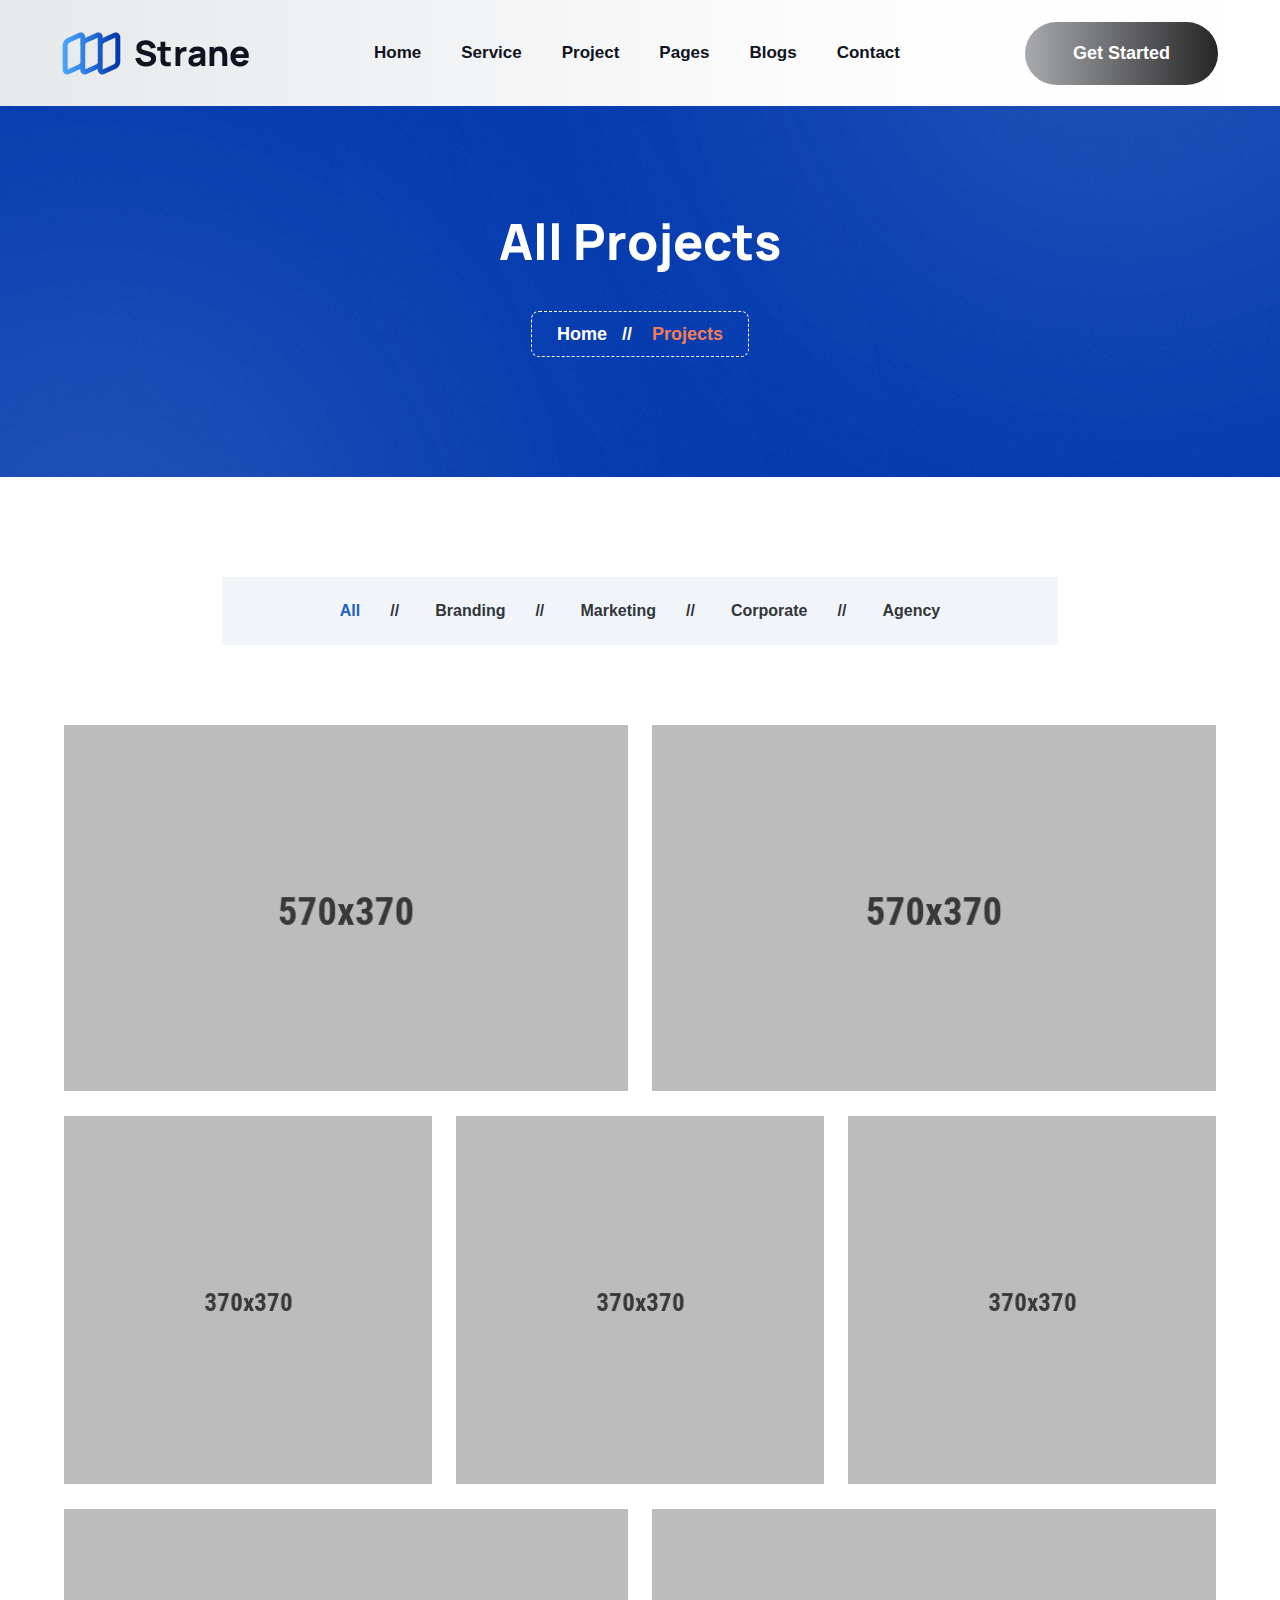
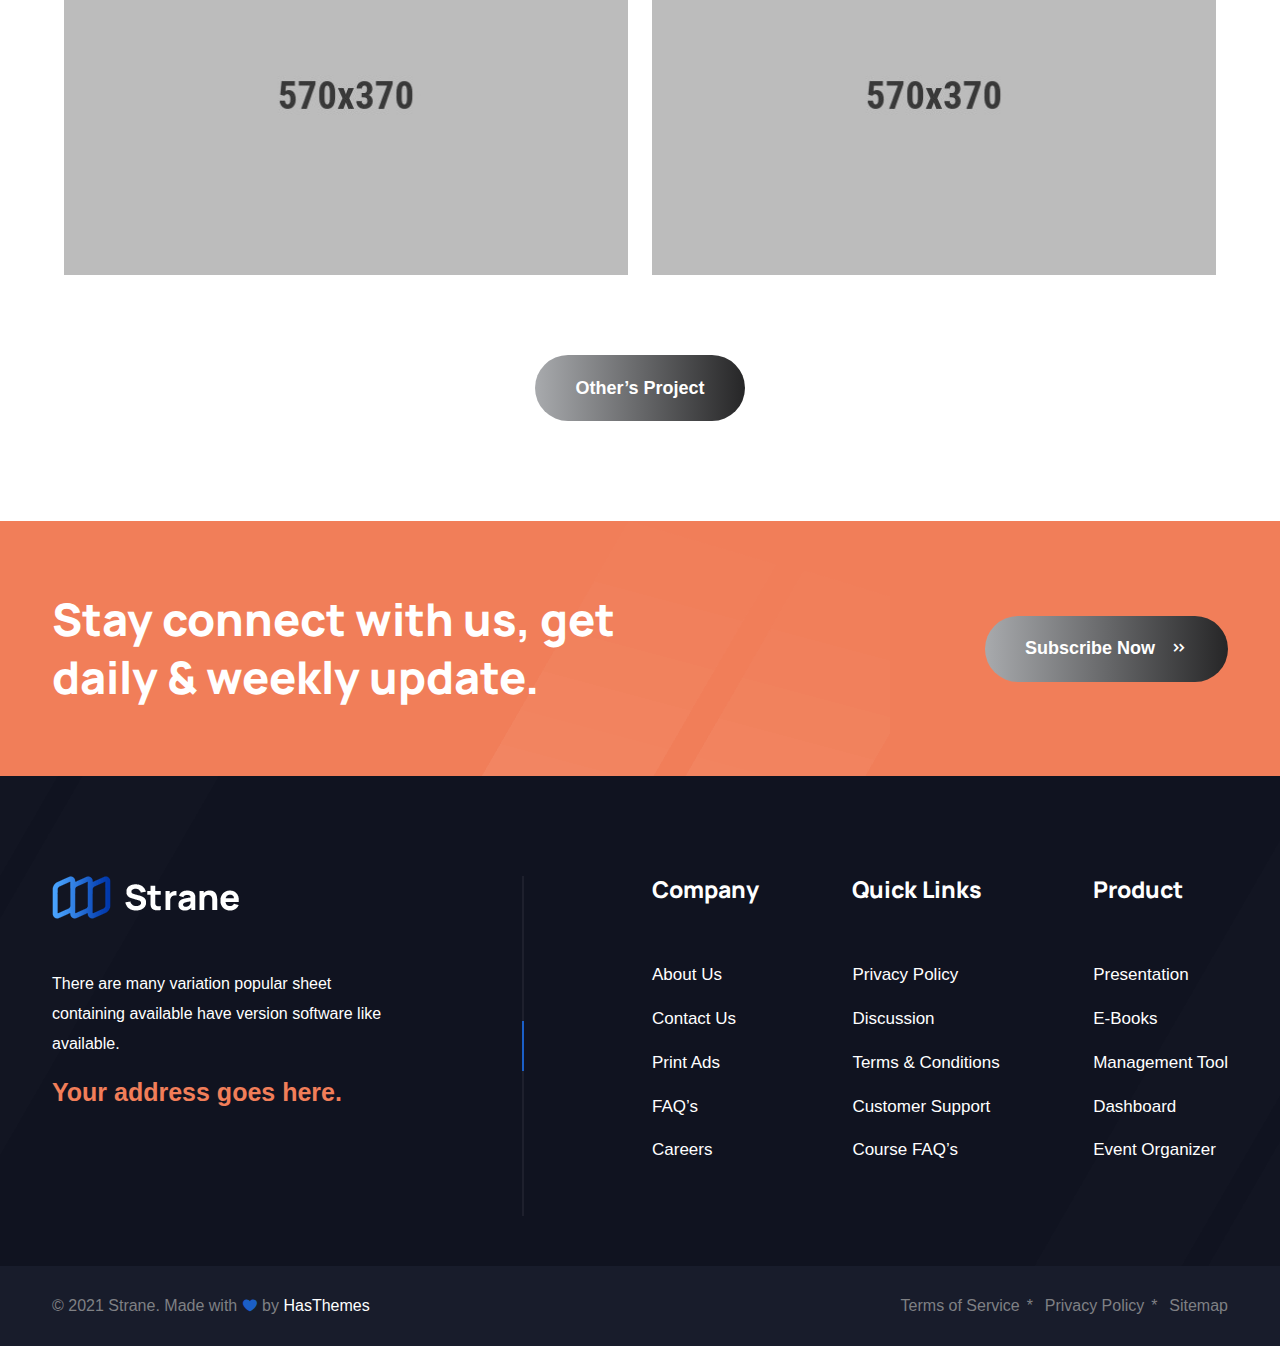
<file: strane/portfolio-list.html>
<!DOCTYPE html>
<html lang="zxx">

<head>
    <meta charset="UTF-8">
    <meta http-equiv="X-UA-Compatible" content="IE=edge">
    <title>Strane - Startup Agency Bootstrap 5 Template</title>
    <meta name="robots" content="noindex, follow" />
    <meta name="description" content="">
    <meta name="viewport" content="width=device-width, initial-scale=1.0">

    <!-- ::::::::::::::Favicon icon::::::::::::::-->
    <link rel="shortcut icon" href="assets/images/favicon.ico" type="image/png">

    <!-- ::::::::::::::All CSS Files here :::::::::::::: -->
    <!-- Vendor CSS -->
    <link rel="stylesheet" href="assets/css/vendor/bootstrap.min.css" />
    <link rel="stylesheet" href="assets/css/vendor/icofont.min.css" />
    <link rel="stylesheet" href="assets/css/vendor/jquery-ui.min.css">

    <!-- Plugin CSS -->
    <link rel="stylesheet" href="assets/css/plugins/animate.min.css">
    <link rel="stylesheet" href="assets/css/plugins/swiper-bundle.min.css">

    <!-- Style CSS -->
    <link rel="stylesheet" href="assets/css/style.css">

</head>

<body>

    <main class="main-wrapper">
        <!-- .....:::::: Start Header Section :::::.... -->
        <header class="header-section sticky-header d-none d-lg-block section-fluid-200">
            <div class="header-wrapper">
                <div class="container-fluid">
                    <div class="row justify-content-between align-items-center">
                        <div class="col-auto">
                            <!-- Start Header Logo -->
                            <a href="index.html" class="header-logo">
                                <img src="assets/images/logo/logo.png" alt="">
                            </a>
                            <!-- End Header Logo -->
                        </div>
                        <div class="col-auto d-flex align-items-center">
                            <!-- Start Header Menu -->
                            <ul class="header-nav">
                                <li><a href="index.html">Home</a></li>
                                <li class="has-dropdown">
                                    <a href="service-list.html">Service</a>
                                    <ul class="submenu">
                                        <li><a href="service-list.html">Services</a></li>
                                        <li><a href="service-details.html">Service Details</a></li>
                                    </ul>
                                </li>
                                <li class="has-dropdown">
                                    <a href="portfolio-list.html">Project</a>
                                    <ul class="submenu">
                                        <li><a href="portfolio-list.html">Project</a></li>
                                        <li><a href="portfolio-details.html">Project Details</a></li>
                                    </ul>
                                </li>
                                <li class="has-dropdown">
                                    <a href="index.html">Pages</a>
                                    <ul class="submenu">
                                        <li><a href="about.html">About Us</a></li>
                                        <li><a href="faq.html">FAQ</a></li>
                                        <li><a href="404-error.html">404 Page</a></li>
                                    </ul>
                                </li>
                                <li class="has-dropdown">
                                    <a href="blog-list-left-sidebar.html">Blogs</a>
                                    <ul class="submenu">
                                        <li><a href="blog-list-left-sidebar.html">Blog List Left Sidebar</a></li>
                                        <li><a href="blog-list-right-sidebar.html">Blog List Right Sidebar</a></li>
                                        <li><a href="blog-list-full-width.html">Blog List Full Width</a></li>
                                        <li><a href="blog-details-left-sidebar.html">Blog Details Left Sidebar</a></li>
                                        <li><a href="blog-details-right-sidebar.html">Blog Details Right Sidebar</a></li>
                                        <li><a href="blog-details-full-width.html">Blog Details Full Width</a></li>
                                    </ul>
                                </li>
                                <li><a href="contact.html">Contact</a></li>
                            </ul>
                            <!-- End Header Menu -->
                        </div>
                        <div class="col-auto">
                            <div class="header-btn-link">
                                <a href="contact.html" class="btn btn-lg btn-default">Get Started</a>
                            </div>
                        </div>
                    </div>
                </div>
            </div>
        </header>
        <!-- .....:::::: End Header Section :::::.... -->

        <!-- .....:::::: Start Mobile Header Section :::::.... -->
        <div class="mobile-header d-block d-lg-none">
            <div class="container-fluid">
                <div class="row align-items-center justify-content-between">
                    <div class="col-auto">
                        <div class="mobile-logo">
                            <a href="index.html"><img src="assets/images/logo/logo.png" alt=""></a>
                        </div>
                    </div>
                    <div class="col-auto">
                        <div class="mobile-action-link text-end">
                            <a data-bs-toggle="offcanvas" href="#toggleMenu" role="button"><i class="icofont-navigation-menu"></i></a>
                        </div>
                    </div>
                </div>
            </div>
        </div>
        <!-- .....:::::: Start MobileHeader Section :::::.... -->

        <!--  .....::::: Start Offcanvas Mobile Menu Section :::::.... -->
        <div class="offcanvas offcanvas-start" tabindex="-1" id="toggleMenu">
            <div class="offcanvas-header">
                <!-- Start Header Logo -->
                <a href="index.html" class="header-logo"><img src="assets/images/logo/logo.png" alt=""></a>
                <!-- End Header Logo -->
                <button type="button" class="btn-close text-reset" data-bs-dismiss="offcanvas" aria-label="Close"></button>
            </div>
            <div class="offcanvas-body">
                <!-- Start Offcanvas Mobile Menu Wrapper -->
                <div class="offcanvas-mobile-menu-wrapper">
                    <!-- Start Mobile Menu  -->
                    <div class="mobile-menu-bottom">
                        <!-- Start Mobile Menu Nav -->
                        <div class="offcanvas-menu">
                            <ul>
                                <li><a href="index.html"><span>Home</span></a></li>
                                <li>
                                    <a href="#"><span>Services</span></a>
                                    <ul class="mobile-sub-menu">
                                        <li><a href="service-list.html">Service List</a></li>
                                        <li><a href="service-details.html">Service Details</a></li>
                                    </ul>
                                </li>
                                <li>
                                    <a href="#"><span>Portfolio</span></a>
                                    <ul class="mobile-sub-menu">
                                        <li><a href="portfolio-list.html">Portfolio</a></li>
                                        <li><a href="portfolio-details.html">Portfolio Details</a></li>
                                    </ul>
                                </li>
                                <li>
                                    <a href="#"><span>Pages</span></a>
                                    <ul class="mobile-sub-menu">
                                        <li><a href="about.html"><span>About Us</span></a></li>
                                        <li><a href="faq.html">FAQ</a></li>
                                        <li><a href="404-error.html">404 Page</a></li>
                                    </ul>
                                </li>
                                <li>
                                    <a href="#"><span>Blogs</span></a>
                                    <ul class="mobile-sub-menu">
                                        <li><a href="blog-list-left-sidebar.html">Blog List Left Sidebar</a></li>
                                        <li><a href="blog-list-right-sidebar.html">Blog List Right Sidebar</a></li>
                                        <li><a href="blog-list-full-width.html">Blog List Full Width</a></li>
                                        <li><a href="blog-details-left-sidebar.html">Blog Details Left Sidebar</a></li>
                                        <li><a href="blog-details-right-sidebar.html">Blog Details Right Sidebar</a></li>
                                        <li><a href="blog-details-full-width.html">Blog Details Full Width</a></li>
                                    </ul>
                                </li>
                                <li>
                                    <a href="contact.html"><span>Contact</span></a>
                                </li>
                            </ul>
                        </div> <!-- End Mobile Menu Nav -->
                    </div> <!-- End Mobile Menu -->

                    <!-- Start Mobile contact Info -->
                    <div class="mobile-contact-info text-center">
                        <ul class="social-link">
                            <li><a href="https://example.com"><i class="icofont-facebook"></i></a>
                            </li>
                            <li><a href="https://example.com"><i class="icofont-twitter"></i></a>
                            </li>
                            <li><a href="https://example.com"><i class="icofont-skype"></i></a></li>
                        </ul>
                    </div>
                    <!-- End Mobile contact Info -->

                </div> <!-- End Offcanvas Mobile Menu Wrapper -->
            </div>
        </div>
        <!-- ...:::: End Offcanvas Mobile Menu Section:::... -->

        <!-- Offcanvas Overlay -->
        <div class="offcanvas-overlay"></div>

        <!-- ...::: Start Breadcrumb Section :::... -->
        <div class="breadcrumb-section">
            <div class="box-wrapper">
                <div class="breadcrumb-wrapper">
                    <div class="container">
                        <div class="row text-center">
                            <div class="col-12">
                                <h2 class="breadcrumb-title">All Projects</h2>
                                <ul class="breadcrumb-nav">
                                    <li><a href="index.html">Home</a></li>
                                    <li>Projects</li>
                                </ul>
                            </div>
                        </div>
                    </div>
                </div>
            </div>
        </div>
        <!-- ...::: End Breadcrumb Section :::... -->

        <!-- ...::: Start Project Section :::... -->
        <div class="project-section section-top-gap-150">
            <div class="box-wrapper">
                <div class="project-filter-wrapper section-fluid-170">
                    <div class="container">
                        <div class="row">
                            <div class="col-12">
                                <div class="projects-gallery-filter-nav">
                                    <button class="btn active" data-filter="*">All</button>
                                    <button class="btn" data-filter=".html">Branding</button>
                                    <button class="btn" data-filter=".wordpress">Marketing</button>
                                    <button class="btn" data-filter=".shopify">Corporate</button>
                                    <button class="btn" data-filter=".seo">Agency</button>
                                </div>
                            </div>
                        </div>
                    </div>
                </div>
                <div class="project-item-wrapper">
                    <div class="container">
                        <div class="row">
                            <div class="col-12">
                                <div class="project-items mb-n25">
                                    <div class="row">
                                        <!-- Start Project Single Item -->
                                        <div class="col-xl-6 col-md-6 mb-25 filter-item html">
                                            <a href="portfolio-details.html" class="project-single-item">
                                                <div class="image img-responsive"><img src="assets/images/projects/project-wide-1.jpg" alt=""></div>
                                                <div class="content">
                                                    <div class="inner">
                                                        <div class="text">
                                                            <h4 class="title">Brand Identity</h4>
                                                            <span class="catagory">Brand, Product</span>
                                                        </div>
                                                        <div class="icon"><img class="img-fluid" src="assets/images/icons/right-arrow-white.png" alt="">
                                                        </div>
                                                    </div>
                                                </div>
                                            </a>
                                        </div>
                                        <!-- End Project Single Item -->
                                        <!-- Start Project Single Item -->
                                        <div class="col-xl-6 col-md-6 mb-25 filter-item wordpress">
                                            <a href="portfolio-details.html" class="project-single-item">
                                                <div class="image img-responsive"><img src="assets/images/projects/project-wide-2.jpg" alt=""></div>
                                                <div class="content">
                                                    <div class="inner">
                                                        <div class="text">
                                                            <h4 class="title">Brand Identity</h4>
                                                            <span class="catagory">Brand, Product</span>
                                                        </div>
                                                        <div class="icon"><img class="img-fluid" src="assets/images/icons/right-arrow-white.png" alt="">
                                                        </div>
                                                    </div>
                                                </div>
                                            </a>
                                        </div>
                                        <!-- End Project Single Item -->
                                        <!-- Start Project Single Item -->
                                        <div class="col-xl-4 col-md-6 mb-25 filter-item shopify">
                                            <a href="portfolio-details.html" class="project-single-item">
                                                <div class="image img-responsive"><img src="assets/images/projects/project-square-1.jpg" alt=""></div>
                                                <div class="content">
                                                    <div class="inner">
                                                        <div class="text">
                                                            <h4 class="title">Brand Identity</h4>
                                                            <span class="catagory">Brand, Product</span>
                                                        </div>
                                                        <div class="icon"><img class="img-fluid" src="assets/images/icons/right-arrow-white.png" alt="">
                                                        </div>
                                                    </div>
                                                </div>
                                            </a>
                                        </div>
                                        <!-- End Project Single Item -->
                                        <!-- Start Project Single Item -->
                                        <div class="col-xl-4 col-md-6 mb-25 filter-item seo">
                                            <a href="portfolio-details.html" class="project-single-item">
                                                <div class="image img-responsive"><img src="assets/images/projects/project-square-2.jpg" alt=""></div>
                                                <div class="content">
                                                    <div class="inner">
                                                        <div class="text">
                                                            <h4 class="title">Brand Identity</h4>
                                                            <span class="catagory">Brand, Product</span>
                                                        </div>
                                                        <div class="icon"><img class="img-fluid" src="assets/images/icons/right-arrow-white.png" alt="">
                                                        </div>
                                                    </div>
                                                </div>
                                            </a>
                                        </div>
                                        <!-- End Project Single Item -->
                                        <!-- Start Project Single Item -->
                                        <div class="col-xl-4 col-md-6 mb-25 filter-item html">
                                            <a href="portfolio-details.html" class="project-single-item">
                                                <div class="image img-responsive"><img src="assets/images/projects/project-square-3.jpg" alt=""></div>
                                                <div class="content">
                                                    <div class="inner">
                                                        <div class="text">
                                                            <h4 class="title">Brand Identity</h4>
                                                            <span class="catagory">Brand, Product</span>
                                                        </div>
                                                        <div class="icon"><img class="img-fluid" src="assets/images/icons/right-arrow-white.png" alt="">
                                                        </div>
                                                    </div>
                                                </div>
                                            </a>
                                        </div>
                                        <!-- End Project Single Item -->
                                        <!-- Start Project Single Item -->
                                        <div class="col-xl-6 col-md-6 mb-25 filter-item wordpress">
                                            <a href="portfolio-details.html" class="project-single-item">
                                                <div class="image img-responsive"><img src="assets/images/projects/project-wide-3.jpg" alt=""></div>
                                                <div class="content">
                                                    <div class="inner">
                                                        <div class="text">
                                                            <h4 class="title">Brand Identity</h4>
                                                            <span class="catagory">Brand, Product</span>
                                                        </div>
                                                        <div class="icon"><img class="img-fluid" src="assets/images/icons/right-arrow-white.png" alt="">
                                                        </div>
                                                    </div>
                                                </div>
                                            </a>
                                        </div>
                                        <!-- End Project Single Item -->
                                        <!-- Start Project Single Item -->
                                        <div class="col-xl-6 col-md-6 mb-25 filter-item shopify">
                                            <a href="portfolio-details.html" class="project-single-item">
                                                <div class="image img-responsive"><img src="assets/images/projects/project-wide-2.jpg" alt=""></div>
                                                <div class="content">
                                                    <div class="inner">
                                                        <div class="text">
                                                            <h4 class="title">Brand Identity</h4>
                                                            <span class="catagory">Brand, Product</span>
                                                        </div>
                                                        <div class="icon"><img class="img-fluid" src="assets/images/icons/right-arrow-white.png" alt="">
                                                        </div>
                                                    </div>
                                                </div>
                                            </a>
                                        </div>
                                        <!-- End Project Single Item -->

                                    </div>
                                </div>
                                <div class="d-flex justify-content-center">
                                    <a href="portfolio-list.html" class="btn btn-lg btn-default btn-section-bottom">Other’s
                                        Project</a>
                                </div>
                            </div>
                        </div>
                    </div>
                </div>
            </div>
        </div>
        <!-- ...::: End Project Section :::... -->

        <!-- Start Subscribe Banner -->
        <div class="subscribe-banner section-top-gap-150">
            <div class="container">
                <div class="row justify-content-between align-items-center">
                    <div class="col-lg-6 col-xl-6">
                        <div class="content">
                            <h6 class="big-text">Stay connect with us, get daily & weekly update.</h6>
                        </div>
                    </div>
                    <div class="col-auto">
                        <a href="contact.html" class="btn btn-lg btn-default icon-right">Subscribe Now <i
                                class="icofont-double-right"></i></a>
                    </div>
                </div>
            </div>
        </div>
        <!-- End Subscribe Banner -->

        <!-- ...::: Start Footer Section :::... -->
        <footer class="footer-section section-top-gap-0">
            <div class="box-wrapper">
                <!-- Start Footer Top -->
                <div class="footer-top footer-top-style-2">
                    <div class="container">
                        <div class="row">
                            <div class="col-12">
                                <div class="footer-top-box">
                                    <div class="footer-top-left">
                                        <!-- Start Footer Single Widget - About -->
                                        <div class="footer-single-widget footer-about">
                                            <a href="index.html" class="footer-logo">
                                                <img src="assets/images/logo/logo-dark.png" alt="">
                                            </a>
                                            <p>There are many variation popular sheet
                                                containing available have version software
                                                like available.</p>
                                            <address>Your address goes here.</address>
                                        </div>
                                        <!-- End Footer Single Widget - About-->
                                    </div>
                                    <div class="footer-top-right">
                                        <!-- Start Footer Single Widget - Footer Menu -->
                                        <div class="footer-single-widget footer-menu">
                                            <h5 class="footer-title">Company</h5>
                                            <ul class="footer-nav">
                                                <li><a href="about.html">About Us</a></li>
                                                <li><a href="contact.html">Contact Us</a></li>
                                                <li><a href="">Print Ads</a></li>
                                                <li><a href="faq.html">FAQ’s</a></li>
                                                <li><a href="">Careers</a></li>
                                            </ul>
                                        </div>
                                        <!-- End Footer Single Widget - Footer Menu-->
                                        <!-- Start Footer Single Widget - Footer Menu -->
                                        <div class="footer-single-widget footer-menu">
                                            <h5 class="footer-title">Quick Links</h5>
                                            <ul class="footer-nav">
                                                <li><a href="">Privacy Policy</a></li>
                                                <li><a href="">Discussion</a></li>
                                                <li><a href="">Terms & Conditions</a></li>
                                                <li><a href=""> Customer Support</a></li>
                                                <li><a href="">Course FAQ’s</a></li>
                                            </ul>
                                        </div>
                                        <!-- End Footer Single Widget - Footer Menu-->
                                        <!-- Start Footer Single Widget - Footer Menu -->
                                        <div class="footer-single-widget footer-menu">
                                            <h5 class="footer-title">Product</h5>
                                            <ul class="footer-nav">
                                                <li><a href="">Presentation</a></li>
                                                <li><a href="">E-Books</a></li>
                                                <li><a href="">Management Tool</a></li>
                                                <li><a href="">Dashboard</a></li>
                                                <li><a href="">Event Organizer</a></li>
                                            </ul>
                                        </div>
                                        <!-- End Footer Single Widget - Footer Menu-->
                                    </div>
                                </div>
                            </div>
                        </div>
                    </div>
                </div>
                <!-- End Footer Top -->

                <!-- Start Footer Bottom -->
                <div class="footer-bottom">
                    <div class="container">
                        <div class="row justify-content-center justify-content-md-between align-items-center">
                            <div class="col-auto">
                                <p class="copytight-text">&copy; 2021 Strane. Made with <i class="icofont-heart"></i> by <a href="https://hasthemes.com/" target="_blank" rel="noopener noreferrer">HasThemes</a></p>
                            </div>

                            <div class="col-auto">
                                <ul class="footer-bottom-link">
                                    <li> <a href="">Terms of Service </a></li>
                                    <li><a href="">Privacy Policy</a></li>
                                    <li><a href="">Sitemap</a></li>
                                </ul>
                            </div>
                        </div>
                    </div>
                </div>
                <!-- End Footer Bottom -->
            </div>
        </footer>
        <!-- ...::: End Footer Section :::... -->

        <!-- material-scrolltop button -->
        <button class="material-scrolltop" type="button"></button>
    </main>

    <!-- ::::::::::::::All JS Files here :::::::::::::: -->
    <!-- Global Vendor -->
    <script src="assets/js/vendor/modernizr-3.11.2.min.js"></script>
    <script src="assets/js/vendor/jquery-3.6.0.min.js"></script>
    <script src="assets/js/vendor/jquery-migrate-3.3.2.min.js"></script>
    <script src="assets/js/vendor/bootstrap.bundle.min.js"></script>
    <script src="assets/js/vendor/jquery-ui.min.js"></script>

    <!--Plugins JS-->
    <script src="assets/js/plugins/swiper-bundle.min.js"></script>
    <script src="assets/js/plugins/jquery.waypoints.js"></script>
    <script src="assets/js/plugins/counter.js"></script>
    <script src="assets/js/plugins/images-loaded.min.js"></script>
    <script src="assets/js/plugins/isotope.pkgd.min.js"></script>
    <script src="assets/js/plugins/ajax-mail.js"></script>
    <script src="assets/js/plugins/material-scrolltop.js"></script>

    <!--Main JS (Common Activation Codes)-->
    <script src="assets/js/main.js"></script>

</body>

</html>
</file>
<file: documentation/style.css>
/*--- reset ---*/


/*--- reset5 � 2011 opensource.736cs.com MIT ---*/

html, body, div, span, applet, object, iframe, h1, h2, h3, h4, h5, h6, p, blockquote, pre, a, abbr, acronym, address, big, cite, code, del, dfn, em, font, img, ins, kbd, q, s, samp, small, strike, strong, sub, sup, tt, var, b, i, center, dl, dt, dd, ol, ul, li, fieldset, form, label, legend, table, caption, tbody, tfoot, thead, tr, th, td, article, aside, audio, canvas, details, figcaption, figure, footer, header, hgroup, mark, menu, meter, nav, output, progress, section, summary, time, video {
    border: 0;
    outline: 0;
    font-size: 100%;
    vertical-align: baseline;
    background: transparent;
    margin: 0;
    padding: 0;
}
body {
    line-height: 1;
}
article, aside, dialog, figure, footer, header, hgroup, nav, section, blockquote {
    display: block;
}
nav ul {
    list-style: none;
}
ol {
    list-style: decimal;
    margin: 15px 0px 20px 30px;
}
ul {
    list-style: disc;
    margin: 15px 0px 20px 30px;
}
li {
    margin-bottom: 5px;
}
ul ul {
    list-style: circle;
}
blockquote, q {
    quotes: none;
}
blockquote:before, blockquote:after, q:before, q:after {
    content: none;
}
ins {
    text-decoration: underline;
}
del {
    text-decoration: line-through;
}
mark {
    background: none;
}
abbr[title], dfn[title] {
    border-bottom: 1px dotted #000;
    cursor: help;
}
table {
    border-collapse: collapse;
    border-spacing: 0;
}
hr {
    display: block;
    height: 1px;
    border: 0;
    border-top: 1px solid #ccc;
    margin: 1em 0;
    padding: 0;
}
input[type=submit], input[type=button], button {
    margin: 0;
    padding: 0;
}
input, select, a img {
    vertical-align: middle;
}
a {
    text-decoration: none;
}
b, strong {
    font-weight: bold;
}
i, em {
    font-style: italic;
}
i {
    margin-right: 10px;
}
html {
    height: 100%;
}
body {
    font-size: 12px;
    line-height: 1.7;
    font-family: "Open Sans", Arial, Helvetica, sans-serif;
    -webkit-text-size-adjust: 100%;
    -webkit-font-smoothing: antialiased;
    color: #555555;
    min-width: 1000px;
    height: 100%;
}
.body-wrapper {
    min-height: 100%;
    overflow: hidden;
}
h1 {
    font-size: 47px;
}
h2 {
    font-size: 41px;
}
h3 {
    font-size: 35px;
}
h4 {
    font-size: 28px;
}
h5 {
    font-size: 21px;
}
h6 {
    font-size: 18px;
}
h1, h2, h3, h4, h5, h6 {
    line-height: 1.3;
    margin-bottom: 20px;
    margin-top: 20px;
    font-weight: bold;
    color: #444444;
}
a {
    color: #6fa6ca;
    transition: color 300ms, background-color 300ms, opacity 300ms;
    -moz-transition: color 300ms, background-color 300ms, opacity 300ms;
    /* FF3.7+ */
    -o-transition: color 300ms, background-color 300ms, opacity 300ms;
    /* Opera 10.5 */
    -webkit-transition: color 300ms, background-color 300ms, opacity 300ms;
    /* Saf3.2+, Chrome */
}
a:hover {
	text-decoration: none;
}
img {
    max-width: 100%;
}

/* nav area */

.nav-wrapper {
    width: 300px;
    background: #303641;
    float: left;
    position: fixed;
    height: 100vh;
    overflow-y: auto;
}
.logo-wrapper {
    text-align: center;
    padding: 36px 0px;
}
.logo-img {
    width: 120px;
    margin: 0 auto; 
} 
.logo-caption {
    font-size: 13px;
    color: #afbbd0;
}
.need-support a {
    margin-right: 15px;
}
.need-support a i {
    margin-right: 3px;
}
.nav-list-item,a.nav-list-item:not([href]):not([tabindex]) {
    display: block;
    color: #fff;
    background: #3b424f;
    padding: 14px 28px 12px;
    position: relative;
    cursor: pointer;
    border-bottom: 1px solid #303641;
}
.nav-list-item:after {
    font-family: FontAwesome;
    content: "\f105";
    font-size: 14px;
    display: block;
    position: absolute;
    right: 20px;
    top: 50%;
    margin-top: -10px;
}
.nav-list-item:last-child {
    border-bottom: none;
}
.nav-item.active .nav-list-item:after {
    content: "\f107";
    margin-top: -9px;
}
.nav-item.active .nav-list-item, .nav-list-item:hover {
    background: #3f495b;
}

.sub-nav-item {
    display: block;
    padding: 12px 28px 10px 49px;
    color: #ced4df;
    cursor: pointer;
    border-top: 1px solid #3f495b;
}
.sub-nav-item.active, .sub-nav-item:hover {
    background: #525F75;
    color: #fff
}
.sub-nav-item:first-child {
    border-top: none;
}

/* content area */

.content-wrapper {
    padding: 25px 20px 70px;
    overflow: hidden;
    margin-left: 300px;
}
.need-support {
    border-bottom: 1px solid #e5e5e5;
    text-align: right;
    padding-bottom: 11px;
    margin-bottom: 40px;
}
.message-box {
    padding: 26px 30px;
    background: #f7d8bc;
    margin-bottom: 30px;
    color: #6a6a6a;
}
.message-box i {
    color: #555;
    font-size: 20px;
    float: left;
    margin-right: 20px;
    margin-top: 3px;
}
.message-box span {
    display: block;
    overflow: hidden;
}
.gdlr-table {
    overflow: hidden;
}
.gdlr-table .head {
    font-weight: bold;
    margin-bottom: 9px;
}
.gdlr-3-row {
    float: left;
    width: 29%;
    padding: 15px 2% 12px;
    border: 1px solid #e5e5e5;
    border-left-width: 0px;
}
.gdlr-3-row:first-child {
    border-left-width: 1px;
}
pre {}
p {
    margin-bottom: 10px;
    font-size: 14px;
}
.divider {
    border-bottom: 1px solid #e5e5e5;
    margin-bottom: 30px;
    margin-top: 30px;
}
.content-section {
	border-top: 2px solid #ddd;
	padding-top: 80px;
	margin-top: 80px;
}
#introduction.content-section {
	margin-top: 0;
	padding-top: 0;
	border-top: 0;
}
.doc-hero-wrap {
  -webkit-box-align: center;
  -ms-flex-align: center;
  align-items: center;
  background: #ffffff none repeat scroll 0 0;
  display: -webkit-box;
  display: -ms-flexbox;
  display: flex;
  height: 20vh;
  -webkit-box-pack: left;
  -ms-flex-pack: left;
  justify-content: left;
  text-align: left;
}
.doc-hero-wrap * {
  color: #444444;
}
.video-link {
  background: #ff0000 none repeat scroll 0 0;
  color: #ffffff;
  display: inline-block;
  padding: 5px 10px;
}
.btn-link {
    background: #444 none repeat scroll 0 0;
    color: #ffffff;
    display: inline-block;
    padding: 5px 10px;
}
.btn-link:hover {
    background: #333 none repeat scroll 0 0;
    color: #ffffff;
}


.content-section a.popup_image{
    position: relative;
    display: inline-block;
}
.content-section a.popup_image::before {
	position: absolute;
	content: "\f00e";
	left: 5px;
	top: 5px;
	width: 40px;
	background: rgba(0,0,0,.7);
	height: 40px;
	opacity: 1;
	-webkit-transition: 0.3s;
	transition: 0.3s;
	text-align: center;
	color: #fff;
	line-height: 40px;
	border-radius: 30px;
	font-family: fontawesome;
	font-size: 20px;
}
.content-section a.popup_image:hover::before {
	opacity: 1;
	background: rgba(255,0,0,.7);
	-webkit-transform: scale(1.2);
	transform: scale(1.2);
}
 .changes_logo_head pre {
	background-color: whitesmoke;
	background-image: url('images/bg-img.jpg');
	background-size: 100%;
	background-image: -webkit-gradient(linear, left top, left bottom, color-stop(50%, #f5f5f5), color-stop(50%, #e6e6e6));
	background-image: linear-gradient(#f5f5f5 50%, #e6e6e6 50%);
	background-size: 38px 38px;
	border: 1px solid #d4d4d4;
	display: block;
	line-height: 19px;
	margin-bottom: 10px;
	overflow: visible;
	overflow-y: hidden;
	padding: 0 0 0 4px;
}

@media screen and (max-width: 1199px){
    .nav-wrapper {
        width: 100%;
        float: none;
        position: unset;
        height: 100%;
    }
    .content-wrapper {
        margin-left: 0;
    }

}

.pre-format{
    background: #e5e5e5;
    padding: 15px 30px;
}
</file>
